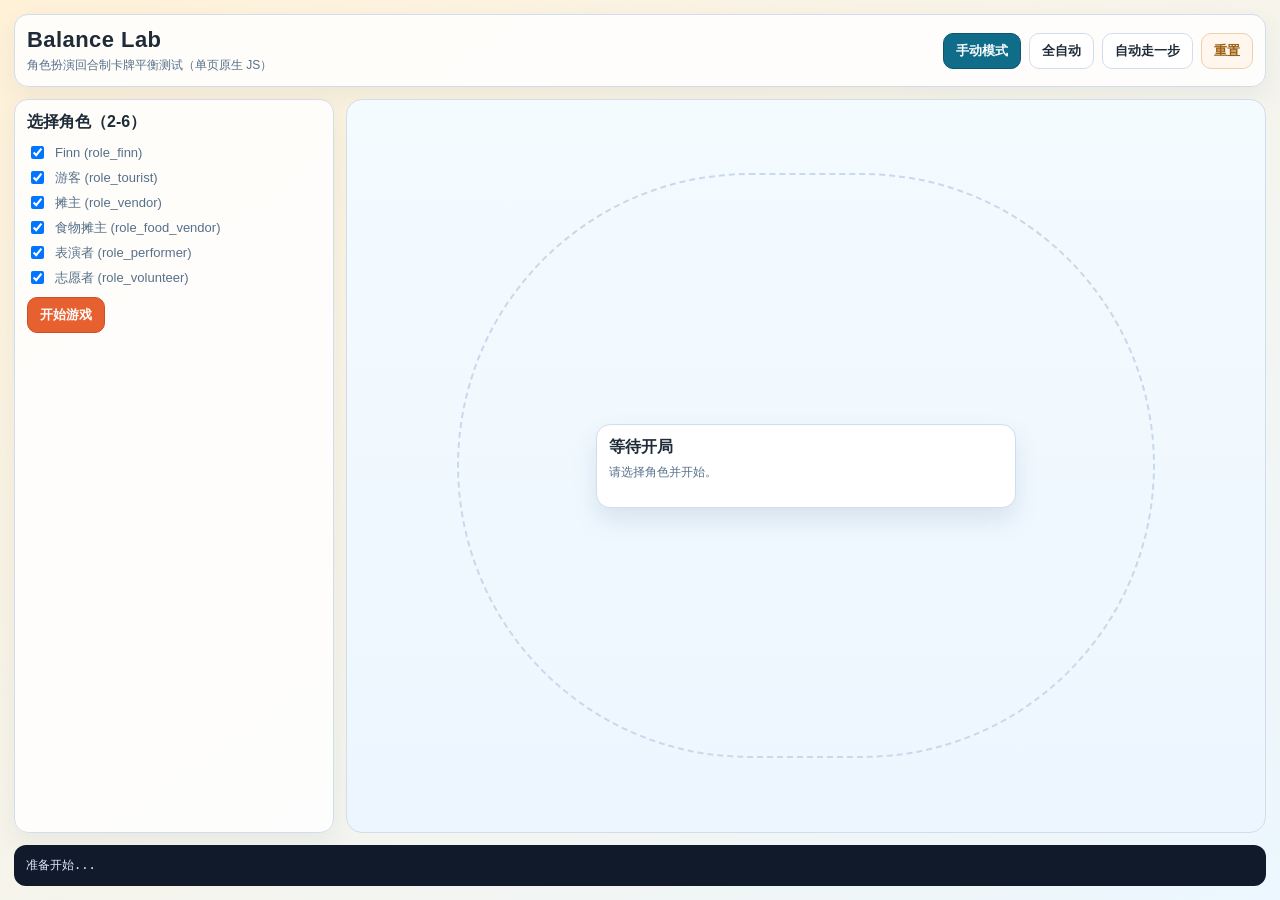
<file: index.html>
<!doctype html>
<html lang="zh-CN">
<head>
  <meta charset="UTF-8" />
  <meta name="viewport" content="width=device-width, initial-scale=1.0" />
  <title>Balance Lab - 回合制卡牌测试</title>
  <style>
    :root {
      --bg: linear-gradient(145deg, #fff1d7, #ecf7ff);
      --ink: #1f2b38;
      --muted: #56708a;
      --line: #d2ddeb;
      --panel: #ffffffdc;
      --accent: #e7602f;
      --accent2: #0f6d8a;
      --ok: #237b3e;
      --warn: #9b5f12;
    }
    * { box-sizing: border-box; }
    body {
      margin: 0;
      min-height: 100vh;
      color: var(--ink);
      background: var(--bg);
      font-family: "Avenir Next", "PingFang SC", "Noto Sans SC", sans-serif;
    }
    .app {
      max-width: 1800px;
      margin: 0 auto;
      padding: 14px;
      display: grid;
      gap: 12px;
      grid-template-rows: auto 1fr auto;
      min-height: 100vh;
    }
    .card {
      background: var(--panel);
      border: 1px solid var(--line);
      border-radius: 14px;
      box-shadow: 0 10px 24px #2b456911;
    }
    .top {
      padding: 12px;
      display: flex;
      justify-content: space-between;
      align-items: center;
      gap: 10px;
      flex-wrap: wrap;
    }
    .title {
      font-size: 22px;
      font-weight: 800;
      letter-spacing: .02em;
    }
    .sub {
      margin-top: 4px;
      font-size: 12px;
      color: var(--muted);
    }
    .row { display: flex; gap: 8px; flex-wrap: wrap; }
    .pill {
      border: 1px solid var(--line);
      border-radius: 999px;
      padding: 4px 10px;
      font-size: 12px;
      color: var(--muted);
      background: #fff;
    }
    button {
      border: 1px solid var(--line);
      border-radius: 10px;
      padding: 8px 12px;
      background: #fff;
      color: var(--ink);
      font-weight: 700;
      cursor: pointer;
    }
    button.primary { background: var(--accent); border-color: #cb5126; color: #fff; }
    button.secondary { background: var(--accent2); border-color: #0b566e; color: #fff; }
    button.warn { background: #fff7ed; border-color: #efcfad; color: var(--warn); }
    button:disabled {
      background: #eef2f8;
      color: #8a97ab;
      border-color: #d7deea;
      cursor: not-allowed;
    }
    .layout {
      display: grid;
      grid-template-columns: 320px 1fr;
      gap: 12px;
      min-height: 620px;
    }
    .layout.playing {
      grid-template-columns: 1fr;
    }
    .setup {
      padding: 12px;
      overflow: auto;
    }
    .setup h2 { margin: 0 0 10px; font-size: 16px; }
    .setup-list { display: grid; gap: 6px; }
    .setup-item {
      display: flex;
      gap: 8px;
      align-items: center;
      font-size: 13px;
      color: var(--muted);
    }
    .board {
      position: relative;
      border-radius: 16px;
      border: 1px solid var(--line);
      background: linear-gradient(180deg, #f4fbff, #edf6ff);
      overflow: hidden;
      min-height: clamp(620px, 72vh, 980px);
    }
    .board::before {
      content: "";
      position: absolute;
      inset: 10% 12%;
      border: 2px dashed #c9d8ea;
      border-radius: 999px;
    }
    .center {
      position: absolute;
      left: 50%;
      top: 50%;
      transform: translate(-50%, -50%);
      width: min(420px, 82vw);
      border: 1px solid var(--line);
      border-radius: 14px;
      background: #fff;
      padding: 12px;
      z-index: 5;
      box-shadow: 0 12px 24px #34587f22;
    }
    .center h2 {
      margin: 0;
      font-size: 16px;
      font-weight: 800;
    }
    .hint {
      margin-top: 6px;
      color: var(--muted);
      font-size: 12px;
      line-height: 1.4;
    }
    .event-info {
      margin-top: 8px;
      padding: 8px 10px;
      border-radius: 10px;
      border: 1px dashed #b7c7e2;
      background: #f4f8ff;
      color: #274264;
      font-size: 12px;
      line-height: 1.45;
      white-space: pre-line;
      text-align: left;
    }
    .event-info.theme-orange {
      border-color: #f2b56d;
      background: linear-gradient(180deg, #fff4df, #ffe6be);
      color: #6b3e0d;
    }
    .event-info.theme-brown {
      border-color: #c8a37d;
      background: linear-gradient(180deg, #f5eadf, #e9d7c6);
      color: #5a3d24;
    }
    .event-info.theme-purple {
      border-color: #b99ad9;
      background: linear-gradient(180deg, #f2e9ff, #e7d6ff);
      color: #4f2d7c;
    }
    .event-info.theme-blue {
      border-color: #92b9ec;
      background: linear-gradient(180deg, #eaf3ff, #d8e9ff);
      color: #1f4b82;
    }
    .event-info.theme-red {
      border-color: #e6a0a0;
      background: linear-gradient(180deg, #ffecec, #ffd9d9);
      color: #7e1f1f;
    }
    .event-info.theme-green {
      border-color: #9fd4ae;
      background: linear-gradient(180deg, #ecfff2, #d9f8e3);
      color: #1f6a37;
    }
    .actions {
      margin-top: 8px;
      display: flex;
      gap: 8px;
      flex-wrap: wrap;
    }
    .role {
      position: absolute;
      width: 220px;
      min-height: 148px;
      transform: translate(-50%, -50%);
      border: 1px solid var(--line);
      border-radius: 12px;
      background: #fff;
      padding: 10px;
      z-index: 3;
    }
    .role.current {
      box-shadow: 0 0 0 2px #f6b8a4, 0 10px 20px #d5704530;
    }
    .name { font-size: 14px; font-weight: 800; }
    .id { font-size: 11px; color: var(--muted); margin-bottom: 4px; }
    .stats {
      display: grid;
      grid-template-columns: 1fr 1fr;
      gap: 2px 8px;
    }
    .stats div { font-size: 12px; }
    .mini {
      margin-top: 4px;
      font-size: 11px;
      color: var(--muted);
      line-height: 1.35;
    }
    .win { color: var(--ok); font-weight: 800; }
    .logs {
      background: #101a2a;
      color: #deebff;
      border-radius: 12px;
      padding: 12px;
      font-family: Menlo, monospace;
      font-size: 12px;
      line-height: 1.45;
      max-height: 220px;
      overflow: auto;
      white-space: pre-wrap;
    }
    @media (max-width: 1120px) {
      .layout { grid-template-columns: 1fr; }
      .board { min-height: 760px; }
    }
    @media (max-width: 760px) {
      .role { width: 180px; }
      .board::before { inset: 16% 10%; }
    }
  </style>
</head>
<body>
  <div class="app">
    <header class="card top">
      <div>
        <div class="title">Balance Lab</div>
        <div class="sub">角色扮演回合制卡牌平衡测试（单页原生 JS）</div>
      </div>
      <div class="row">
        <button id="manualBtn" class="secondary">手动模式</button>
        <button id="autoBtn">全自动</button>
        <button id="stepBtn">自动走一步</button>
        <button id="resetBtn" class="warn">重置</button>
      </div>
    </header>

    <main id="layout" class="layout">
      <aside id="setup" class="card setup">
        <h2>选择角色（2-6）</h2>
        <div id="setupRoles" class="setup-list"></div>
        <div class="row" style="margin-top: 10px;">
          <button id="startBtn" class="primary">开始游戏</button>
        </div>
      </aside>

      <section id="board" class="board">
        <article class="center">
          <h2 id="centerTitle">等待开局</h2>
          <div id="centerHint" class="hint">请选择角色并开始。每回合当前角色二选一：抽卡或技能。</div>
          <div id="eventCardInfo" class="event-info" style="display:none;"></div>
          <div id="meta" class="row" style="margin-top: 6px;"></div>
          <div id="actions" class="actions"></div>
        </article>
      </section>
    </main>

    <footer id="logs" class="logs"></footer>
  </div>

  <script>
    const RES_ORDER = ["curiosity", "money", "stamina", "product", "orange_product", "orange_wear_product", "progress"];
    const RES_LABEL = {
      curiosity: "🔍",
      money: "💰",
      stamina: "❤️",
      product: "📦",
      orange_product: "👑",
      orange_wear_product: "🤴🏻",
      progress: "🏁",
    };

    const ROLE_DEFS = {
      role_finn: {
        id: "role_finn",
        name: "Finn",
        drawCost: { logic: "THEN", options: [[["stamina", -1]], [["curiosity", -1]]] },
        skillId: "finn_wear_from_other",
        skillName: "向他人要橙色并穿戴",
        skillDesc: "选择一名拥有橙色物品的玩家，对方可同意；同意则 Finn 穿戴+1，进度+1。",
        // Finn 初始资源（按需求）
        // 🔍2 | 💰0 | ❤️3 | 📦0 | 👑0 | 🤴🏻0
        init: { curiosity: 2, money: 0, stamina: 3, product: 0, orange_product: 0, orange_wear_product: 0, progress: 0 },
        win: (p) => (p.status.orange_wear_product || 0) >= 3,
        winDesc: "穿上 3 件橙色物品（🤴🏻≥3）",
      },
      role_tourist: {
        id: "role_tourist",
        name: "游客",
        drawCost: { logic: "OR", options: [[["money", -1]], [["curiosity", -1]]] },
        skillId: "tourist_photo",
        skillName: "拍照",
        skillDesc: "选择目标并由目标决定是否同意；被拍者获得普通物品（照片）+1。仅目标戴着橙色物品时计为有效拍照。",
        // 游客初始资源
        // 🔍2 | 💰6 | ❤️4 | 📦1 | 👑0 | 🤴🏻0
        init: { curiosity: 2, money: 6, stamina: 4, product: 1, orange_product: 0, orange_wear_product: 0, progress: 0 },
        win: (p) => (p.counters.photos || 0) >= 3,
        winDesc: "有效拍照 3 次（仅戴橙目标计数；Finn 最多拍 1 次）",
      },
      role_vendor: {
        id: "role_vendor",
        name: "摊主",
        drawCost: { logic: "THEN", options: [[["stamina", -1]], [["money", -1]]] },
        skillId: "vendor_trade",
        skillName: "交易",
        skillDesc: "选择物品与买家，买家可同意/拒绝；成功交易推进胜利。",
        // 摊主初始资源
        // 🔍2 | 💰0 | ❤️6 | 📦2 | 👑1 | 🤴🏻0
        init: { curiosity: 2, money: 0, stamina: 6, product: 2, orange_product: 1, orange_wear_product: 0, progress: 0 },
        win: (p) => (p.counters.trades || 0) >= 3,
        winDesc: "完成 3 次有效交易",
      },
      role_food_vendor: {
        id: "role_food_vendor",
        name: "食物摊主",
        drawCost: { logic: "THEN", options: [[["curiosity", -1]]] },
        skillId: "food_offer",
        skillName: "供餐",
        skillDesc: "发起需体力至少 2；依次询问玩家（包含自己）是否购买食物，结算时无人购买体力-1，有人购买体力-2。",
        // 食物供应商初始资源
        // 🔍3 | 💰0 | ❤️1 | 📦0 | 👑0 | 🤴🏻0
        init: { curiosity: 3, money: 0, stamina: 1, product: 0, orange_product: 0, orange_wear_product: 0, progress: 0 },
        win: (p) => (p.counters.feed_servings || 0) >= 5,
        winDesc: "成功供餐 5 次（可供给自己，自己最多计 1 次）",
      },
      role_performer: {
        id: "role_performer",
        name: "表演者",
        drawCost: { logic: "THEN", options: [[["money", -1]], [["stamina", -1]]] },
        skillId: "perform_show",
        skillName: "表演",
        skillDesc: "需先戴着橙色物品；围观者获得好奇+1，且有橙色物品可选择穿戴；达标则表演成功。",
        // 表演者初始资源
        // 🔍2 | 💰1 | ❤️6 | 📦0 | 👑1 | 🤴🏻1
        init: { curiosity: 2, money: 1, stamina: 6, product: 0, orange_product: 1, orange_wear_product: 1, progress: 0 },
        win: (p) => (p.status.progress || 0) >= 3,
        winDesc: "成功表演 3 次",
      },
      role_volunteer: {
        id: "role_volunteer",
        name: "志愿者",
        drawCost: { logic: "OR", options: [[["stamina", -2]], [["stamina", -1], ["curiosity", -1]]] },
        skillId: "volunteer_help",
        skillName: "帮助",
        skillDesc: "选择帮助类型和目标，目标可同意；每次成功帮助会累计胜利进度。",
        // 志愿者初始资源
        // 🔍2 | 💰5 | ❤️2 | 📦1 | 👑0 | 🤴🏻0
        init: { curiosity: 2, money: 5, stamina: 2, product: 1, orange_product: 0, orange_wear_product: 0, progress: 0 },
        win: (p) => (p.counters.help_successes || 0) >= 3,
        winDesc: "成功帮助别人 3 次",
      },
    };

    const EVENT_DECK_BASE = [
      {
        id: "card_1",
        no: 1,
        name: "Orange Crown",
        apply: (g, actor) => {
          // Global: gain one orange item immediately.
          add(actor, "orange_product", 1);
          pushLog("[EVENT] Gain 1 Orange Item. (👑+1)");

          if (actor.roleId === "role_finn") {
            // Finn: wear it at no cost.
            if (actor.status.orange_product > 0) {
              add(actor, "orange_product", -1);
              add(actor, "orange_wear_product", 1);
              add(actor, "progress", 1);
              actor.counters.orange_worn = (actor.counters.orange_worn || 0) + 1;
              pushLog("[EVENT] Finn: Wear it at no cost.");
            }
            return false;
          }

          if (actor.roleId === "role_vendor") {
            // Vendor: orange items in stall cost +2.
            actor.counters.vendor_orange_price_bonus = (actor.counters.vendor_orange_price_bonus || 0) + 2;
            pushLog("[EVENT] Vendor: Orange Items in your stall cost +2.");
            return false;
          }

          if (actor.roleId === "role_tourist") {
            // Tourist: give to anyone, then attempt a photo.
            g.ui = {
              mode: "EVENT_TOURIST_GIFT",
              actor: actor.roleId,
              targets: g.players.map((p) => p.roleId),
              autoWearFinn: true,
            };
            pushLog("[EVENT] Tourist: Give it to anyone, then attempt a photo.");
            return true;
          }

          if (actor.roleId === "role_food_vendor") {
            // Food vendor: if already wearing orange, cost x2 and effect x2.
            if ((actor.status.orange_wear_product || 0) > 0) {
              actor.counters.feed_stamina_cost_mult = (actor.counters.feed_stamina_cost_mult || 1) * 2;
              actor.counters.feed_effect_mult = (actor.counters.feed_effect_mult || 1) * 2;
              pushLog("[EVENT] Food Vendor: Food cost x2, Food effect x2.");
            }
            return false;
          }

          if (actor.roleId === "role_performer") {
            // Performer: wear it, then start perform. Success requirement: 1 audience.
            if (actor.status.orange_product > 0) {
              add(actor, "orange_product", -1);
              add(actor, "orange_wear_product", 1);
            }
            pushLog("[EVENT] Performer: Wear it, then start perform (1 Audience).");
            return startPerformSkill(actor, { force: true, minWatchers: 1 });
          }

          return false;
        },
      },
      {
        id: "card_2",
        no: 2,
        name: "DOESN'T FIT RIGHT",
        apply: (g, actor) => {
          const targets = lowestCuriosityTargets(g.players);
          const nonSelfTargets = targets.filter((p) => p.roleId !== actor.roleId);
          const targetIds = targets.map((p) => p.roleId);

          // Global: Targets +1, and actor +1 (stacks if actor is also in targets).
          targetIds.forEach((id) => {
            const p = findPlayer(id);
            if (p) add(p, "curiosity", 1);
          });
          add(actor, "curiosity", 1);
          const actorInTargets = targetIds.includes(actor.roleId);
          pushLog(`[EVENT] Targets: ${targets.map((p) => p.name).join(", ") || "none"}.`);
          pushLog(`[EVENT] Curiosity applied: each target +1, ${actor.name} +1 extra${actorInTargets ? " (total +2 for actor)" : ""}.`);
          pushLog(`[EVENT] Card2 Targets resolved: ${targets.map((p) => p.name).join(", ") || "none"}.`);

          if (actor.roleId === "role_finn") {
            if ((actor.status.orange_wear_product || 0) > 0) {
              add(actor, "orange_product", 1);
              pushLog("[EVENT] Finn: If wearing any Orange, gain 1 Orange Item.");
            } else {
              pushLog("[EVENT] Finn: no orange worn, role effect not triggered.");
            }
            return false;
          }

          if (actor.roleId === "role_vendor") {
            if (!nonSelfTargets.length) return false;
            const items = vendorItems(actor);
            if (!items.length) {
              pushLog("[EVENT] Vendor: no item to trade.");
              return false;
            }
            nonSelfTargets.forEach((target) => {
              const currentItems = vendorItems(actor);
              const item = currentItems.find((x) => x.key === "orange_product") || currentItems[0];
              if (!item) return;
              const finnAssistedBuy = isFinn(target) && canFinnBuy(target);
              if (!canParticipatePurchase(target) || (!finnAssistedBuy && target.status.money <= item.price) || actor.status.stamina < 1) {
                pushLog(`[EVENT] Vendor trade with ${target.name} failed (requirements).`);
                return;
              }
              add(actor, item.key, -1);
              add(target, item.key, 1);
              if (!finnAssistedBuy) add(target, "money", -item.price);
              add(actor, "money", item.price);
              add(actor, "stamina", -1);
              add(actor, "progress", 1);
              if (finnAssistedBuy) consumeFinnBuyUnlock(target);
              actor.counters.trades = (actor.counters.trades || 0) + 1;
              actor.counters.trade_partners = actor.counters.trade_partners || [];
              if (!actor.counters.trade_partners.includes(target.roleId)) actor.counters.trade_partners.push(target.roleId);
              pushLog(`[EVENT] Vendor traded with ${target.name} (cannot refuse).`);
            });
            return false;
          }

          if (actor.roleId === "role_food_vendor") {
            if (g.players.length <= 1 || !nonSelfTargets.length) return false;
            const buyers = [];
            nonSelfTargets.forEach((buyer) => {
              const finnAssistedBuy = isFinn(buyer) && canFinnBuy(buyer);
              if (buyer.status.curiosity >= 2 && canParticipatePurchase(buyer) && (finnAssistedBuy || buyer.status.money >= 1)) {
                if (!finnAssistedBuy) add(buyer, "money", -1);
                const effectMult = actor.counters.feed_effect_mult || 1;
                add(buyer, "stamina", 1 * effectMult);
                add(actor, "money", 1);
                if (finnAssistedBuy) consumeFinnBuyUnlock(buyer);
                buyers.push(buyer.roleId);
                actor.counters.feed_servings = actor.counters.feed_servings || 0;
                actor.counters.feed_self_served = actor.counters.feed_self_served || 0;
                actor.counters.feed_servings += 1;
              }
            });
            const staminaMult = actor.counters.feed_stamina_cost_mult || 1;
            const staminaCost = (buyers.length > 0 ? 2 : 1) * staminaMult;
            add(actor, "stamina", -staminaCost);
            pushLog(`[EVENT] Food Vendor supplied (no refusal), stamina -${staminaCost}.`);
            if (buyers.length >= 2) {
              add(actor, "progress", 1);
              actor.counters.feed_successes = (actor.counters.feed_successes || 0) + 1;
              actor.counters.feed_eaters = actor.counters.feed_eaters || [];
              buyers.forEach((id) => { if (!actor.counters.feed_eaters.includes(id)) actor.counters.feed_eaters.push(id); });
            }
            return false;
          }

          if (actor.roleId === "role_performer") {
            if (targets.length > 1) {
              add(actor, "progress", 1);
              pushLog("[EVENT] Performer: gain ⭐️+1.");
              return false;
            }
            pushLog("[EVENT] Performer: only 1 target, start a performance.");
            return startPerformSkill(actor);
          }

          if (actor.roleId === "role_tourist") {
            if (!targets.length) return false;
            const pendingConsent = [];
            targets.forEach((target) => {
              const cannotRefuse = target.roleId === "role_finn"
                || target.roleId === actor.roleId
                || (target.status.orange_product || 0) > 0
                || (target.status.orange_wear_product || 0) > 0;
              if (cannotRefuse) {
                eventForcedPhoto(actor, target, true);
              } else {
                pendingConsent.push(target.roleId);
              }
            });
            if (!pendingConsent.length) {
              pushLog("[EVENT] Tourist: all targets auto-resolved for photo.");
              return false;
            }
            g.ui = {
              mode: "EVENT_CARD2_PHOTO_CONSENT",
              actor: actor.roleId,
              queue: pendingConsent,
              target: pendingConsent[0],
            };
            pushLog("[EVENT] Tourist: non-orange targets may refuse (ask one by one).");
            return true;
          }

          return false;
        },
      },
      {
        id: "card_3",
        no: 3,
        name: "Orange scarf",
        apply: (g, actor) => {
          // Global: gain one orange item immediately.
          add(actor, "orange_product", 1);
          pushLog("[EVENT] Gain 1 Orange Item. (👑+1)");

          if (actor.roleId === "role_finn") {
            if (actor.status.orange_product > 0) {
              add(actor, "orange_product", -1);
              add(actor, "orange_wear_product", 1);
              add(actor, "progress", 1);
              actor.counters.orange_worn = (actor.counters.orange_worn || 0) + 1;
              pushLog("[EVENT] Finn: Wear it at no cost.");
            }
            return false;
          }

          if (actor.roleId === "role_vendor") {
            // Add to stall: no extra action needed, gained orange item stays as inventory.
            pushLog("[EVENT] Vendor: Add it to your stall.");
            return false;
          }

          if (actor.roleId === "role_food_vendor") {
            g.ui = {
              mode: "EVENT_FOOD_GIFT",
              actor: actor.roleId,
              targets: g.players.map((p) => p.roleId),
            };
            pushLog("[EVENT] Food Vendor: Gift to any player, then gain ❤️+1.");
            return true;
          }

          if (actor.roleId === "role_tourist") {
            g.ui = {
              mode: "EVENT_TOURIST_GIFT",
              actor: actor.roleId,
              targets: g.players.map((p) => p.roleId),
              autoWearFinn: false,
              autoWearTarget: true,
              forcePhotoAfterGift: true,
            };
            pushLog("[EVENT] Tourist: Give to any player, wear it for target, then Photo (cannot refuse).");
            return true;
          }

          if (actor.roleId === "role_performer") {
            if ((actor.status.orange_wear_product || 0) < 1) {
              if (actor.status.orange_product > 0) {
                add(actor, "orange_product", -1);
                add(actor, "orange_wear_product", 1);
                pushLog("[EVENT] Performer: not wearing -> wear it.");
              }
              return false;
            }
            pushLog("[EVENT] Performer: already wearing -> perform (1 audience).");
            return startPerformSkill(actor, { force: true, minWatchers: 1 });
          }

          return false;
        },
      },
      {
        id: "card_4",
        no: 4,
        name: "All IN Orange",
        apply: (g, actor) => {
          // Global: all players gain curiosity +1.
          g.players.forEach((p) => add(p, "curiosity", 1));
          pushLog("[EVENT] All players gain 🔍+1.");

          // Role baseline: actor gains 1 orange item.
          add(actor, "orange_product", 1);
          pushLog("[EVENT] Gain 1 Orange Item. (👑+1)");

          if (actor.roleId === "role_tourist") {
            pushLog("[EVENT] Tourist: Attempt a Photo.");
            return startTouristSkill(actor) || true;
          }

          if (actor.roleId === "role_food_vendor") {
            pushLog("[EVENT] Food Vendor: Start a Supply (this supply gives ❤️+1).");
            return startFoodSkill(actor, { force: true, effectOverride: 1 }) || true;
          }

          if (actor.roleId === "role_vendor") {
            actor.counters.vendor_all_price_mult = (actor.counters.vendor_all_price_mult || 1) * 2;
            pushLog(`[EVENT] Vendor: all trade prices x${actor.counters.vendor_all_price_mult}.`);
            return false;
          }

          if (actor.roleId === "role_performer") {
            const alreadyWearing = (actor.status.orange_wear_product || 0) > 0;
            if (alreadyWearing) {
              add(actor, "progress", 1);
              pushLog("[EVENT] Performer: already wearing orange, gain ⭐+1 now.");
            }
            pushLog("[EVENT] Performer: Start a Performance.");
            return startPerformSkill(actor, { force: true }) || false;
          }

          return false;
        },
      },
      {
        id: "card_5",
        no: 5,
        name: "TOO CROWDED",
        apply: (g, actor) => {
          // Global (resolved by latest rule): only the drawer gets stamina -1, curiosity +1.
          add(actor, "stamina", -1);
          add(actor, "curiosity", 1);
          pushLog("[EVENT] Drawer only: ❤️-1, 🔍+1.");

          if (actor.roleId === "role_finn") {
            if ((actor.status.stamina || 0) >= 1) {
              add(actor, "stamina", -1);
              add(actor, "orange_product", 1);
              pushLog("[EVENT] Finn: spend 1❤️ -> 👑+1.");
            } else {
              pushLog("[EVENT] Finn: not enough ❤️ to spend.");
            }
            return false;
          }

          if (actor.roleId === "role_tourist") {
            if ((actor.status.product || 0) < 2) {
              pushLog("[EVENT] Tourist: not enough 📦 to pay (need 2).");
              return false;
            }
            add(actor, "product", -2);
            pushLog("[EVENT] Tourist: spend 2📦 -> attempt a Photo.");
            return startTouristSkill(actor) || true;
          }

          if (actor.roleId === "role_food_vendor") {
            pushLog("[EVENT] Food Vendor: Supply now (no ❤️ cost).");
            return startFoodSkill(actor, { force: true, noStaminaCost: true }) || true;
          }

          if (actor.roleId === "role_vendor") {
            g.ui = { mode: "EVENT_CARD5_VENDOR_CHOICE", actor: actor.roleId };
            pushLog("[EVENT] Vendor: choose 1 effect.");
            return true;
          }

          if (actor.roleId === "role_performer") {
            const wearing = (actor.status.orange_wear_product || 0) > 0;
            pushLog(`[EVENT] Performer: perform now (${wearing ? "1" : "2"} audience needed).`);
            return startPerformSkill(actor, { force: true, minWatchers: wearing ? 1 : 2 }) || false;
          }

          return false;
        },
      },
      {
        id: "card_6",
        no: 6,
        name: "Pop-up Stall",
        apply: (g, actor) => {
          // Global (drawer only): Gains 1 Common Item.
          add(actor, "product", 1);
          pushLog("[EVENT] Drawer gains 1 Common Item. (📦+1)");

          if (actor.roleId === "role_finn") {
            const targets = g.players
              .filter((p) => p.roleId !== actor.roleId)
              .filter((p) => (p.status.orange_product || 0) > 0)
              .map((p) => p.roleId);
            if ((actor.status.product || 0) < 1 || !targets.length) {
              pushLog("[EVENT] Finn trade unavailable (need 📦 and a target with 👑).");
              return false;
            }
            g.ui = { mode: "EVENT_CARD6_FINN_TRADE_TARGET", actor: actor.roleId, targets };
            pushLog("[EVENT] Finn: choose a player to force trade 📦 for 👑.");
            return true;
          }

          if (actor.roleId === "role_vendor") {
            pushLog("[EVENT] Vendor: Start a Trade (📦 only, cannot refuse).");
            return startVendorSkill(actor, { forceItemKey: "product", forceNoRefuse: true }) || false;
          }

          if (actor.roleId === "role_tourist") {
            if ((actor.status.product || 0) >= 1) {
              add(actor, "product", -1);
              add(actor, "curiosity", 1);
              pushLog("[EVENT] Tourist: spend 1📦 -> 🔍+1.");
            } else {
              pushLog("[EVENT] Tourist: no 📦 to spend.");
            }
            return false;
          }

          if (actor.roleId === "role_food_vendor") {
            if ((actor.status.product || 0) >= 1) {
              add(actor, "product", -1);
              add(actor, "money", 1);
              pushLog("[EVENT] Food Vendor: spend 1📦 -> 💰+1.");
            } else {
              pushLog("[EVENT] Food Vendor: no 📦 to spend.");
            }
            return false;
          }

          if (actor.roleId === "role_performer") {
            if ((actor.status.product || 0) >= 1) {
              add(actor, "product", -1);
              add(actor, "orange_product", 1);
              pushLog("[EVENT] Performer: spend 1📦 -> 👑+1.");
            } else {
              pushLog("[EVENT] Performer: no 📦 to spend.");
            }
            return false;
          }

          return false;
        },
      },
      {
        id: "card_7",
        no: 7,
        name: "quick Swap",
        apply: (g, actor) => {
          const targets = g.players.filter((p) => p.roleId !== actor.roleId).map((p) => p.roleId);
          if (!targets.length) return false;
          g.ui = { mode: "EVENT_CARD7_TARGET", actor: actor.roleId, targets };
          pushLog("[EVENT] quick Swap: choose another player as the Target.");
          return true;
        },
      },
      {
        id: "card_8",
        no: 8,
        name: "LOOKS INTERESTING",
        apply: (g, actor) => {
          const targets = g.players.filter((p) => p.roleId !== actor.roleId).map((p) => p.roleId);
          if (!targets.length) return false;
          g.ui = { mode: "EVENT_CARD8_TARGET", actor: actor.roleId, targets };
          pushLog("[EVENT] LOOKS INTERESTING: choose 1 player as target.");
          return true;
        },
      },
      {
        id: "card_9",
        no: 9,
        name: "IMPROVISED PERFORMANCE",
        apply: (g, actor) => {
          const queue = g.players.map((p) => p.roleId);
          g.ui = {
            mode: "EVENT_CARD9_WATCH_DECIDE",
            actor: actor.roleId,
            queue,
            watchers: [],
          };
          pushLog("[EVENT] All players can choose to Watch.");
          return true;
        },
      },
      {
        id: "card_10",
        no: 10,
        name: "JOIN THE ACT?",
        apply: (g, actor) => {
          // Global (drawer only): +1 curiosity.
          add(actor, "curiosity", 1);
          pushLog("[EVENT] Drawer gains 🔍+1.");

          if (actor.roleId === "role_finn") {
            add(actor, "orange_product", 1);
            add(actor, "stamina", 1);
            pushLog("[EVENT] Finn: Gain 1 Orange Item and ❤️+1.");
            return false;
          }

          if (actor.roleId === "role_performer") {
            pushLog("[EVENT] Performer: Start a perform with no cost.");
            startPerformSkill(actor, { force: true, noStaminaCost: true });
            return true;
          }

          if (actor.roleId === "role_tourist") {
            const targets = validPhotoTargets(actor);
            if (!targets.length) {
              pushLog("[EVENT] Tourist: no valid photo target.");
              return false;
            }
            g.ui = { mode: "EVENT_CARD10_PHOTO_TARGET", actor: actor.roleId, targets };
            pushLog("[EVENT] Tourist: Attempt 1 photo. If refused, gain 🔍+2.");
            return true;
          }

          if (actor.roleId === "role_food_vendor" || actor.roleId === "role_vendor") {
            if ((actor.status.orange_product || 0) > 0) {
              add(actor, "orange_product", -1);
              add(actor, "orange_wear_product", 1);
              pushLog(`[EVENT] ${actor.name}: Wear an orange item.`);
            } else {
              pushLog(`[EVENT] ${actor.name}: no orange item to wear.`);
            }
            return false;
          }

          return false;
        },
      },
      {
        id: "card_11",
        no: 11,
        name: "NONSTOP APPLAUSE",
        apply: (g, actor) => {
          // Global (drawer only): +1 stamina, +1 curiosity.
          add(actor, "stamina", 1);
          add(actor, "curiosity", 1);
          pushLog("[EVENT] Drawer gains ❤️+1 and 🔍+1.");

          if (actor.roleId === "role_finn") {
            state.game.ui = { mode: "EVENT_CARD11_FINN_CHOICE", actor: actor.roleId };
            pushLog("[EVENT] Finn: Choose 1 -> Gain 1 Orange Item OR Wear 1 Orange Item.");
            return true;
          }

          if (actor.roleId === "role_performer") {
            add(actor, "progress", 1);
            actor.counters.perform_successes = (actor.counters.perform_successes || 0) + 1;
            pushLog("[EVENT] Performer: +1 Success, then start a performance.");
            startPerformSkill(actor, { force: true });
            return true;
          }

          if (actor.roleId === "role_tourist") {
            const performer = g.players.find((p) => p.roleId === "role_performer");
            if (!performer || performer.roleId === actor.roleId) {
              pushLog("[EVENT] Tourist: no performer target.");
              return false;
            }
            const cannotRefuse = (performer.status.product || 0) < 1;
            if (cannotRefuse) {
              pushLog("[EVENT] Tourist: performer has no 📦, cannot refuse.");
              eventForcedPhoto(actor, performer, true);
              return false;
            }
            g.ui = { mode: "EVENT_CARD11_TOURIST_CONSENT", actor: actor.roleId, target: performer.roleId };
            pushLog("[EVENT] Tourist: attempt 1 photo of the Performer.");
            return true;
          }

          if (actor.roleId === "role_vendor") {
            const hasOrange = (actor.status.orange_product || 0) > 0 || (actor.status.orange_wear_product || 0) > 0;
            const priceMult = hasOrange ? 2 : 1;
            pushLog(`[EVENT] Vendor: start a trade${hasOrange ? " (price x2 this round)" : ""}.`);
            return startVendorSkill(actor, { roundPriceMult: priceMult }) || false;
          }

          if (actor.roleId === "role_food_vendor") {
            const hasOrange = (actor.status.orange_product || 0) > 0 || (actor.status.orange_wear_product || 0) > 0;
            const foodPriceMult = hasOrange ? 2 : 1;
            pushLog(`[EVENT] Food Vendor: start supply${hasOrange ? " (food price x2 this round)" : ""}.`);
            return startFoodSkill(actor, { force: true, foodPriceMult }) || false;
          }

          return false;
        },
      },
      {
        id: "card_12",
        no: 12,
        name: "PULLED ON STAGE",
        apply: (g, actor) => {
          const targets = g.players.filter((p) => p.roleId !== actor.roleId).map((p) => p.roleId);
          if (!targets.length) return false;
          g.ui = { mode: "EVENT_CARD12_TARGET", actor: actor.roleId, targets };
          pushLog("[EVENT] Choose 1 player as target.");
          return true;
        },
      },
      {
        id: "card_13",
        no: 13,
        name: "Photos Everwhere",
        apply: (g, actor) => {
          const queue = g.players.map((p) => p.roleId);
          g.ui = {
            mode: "EVENT_CARD13_PARTICIPATE",
            actor: actor.roleId,
            queue,
            participants: [],
          };
          pushLog("[EVENT] All players can choose to participate.");
          return true;
        },
      },
      {
        id: "card_14",
        no: 14,
        name: "TAKE ME A PHOTO?",
        apply: (g, actor) => {
          const targets = g.players.filter((p) => p.roleId !== actor.roleId).map((p) => p.roleId);
          if (!targets.length) return false;
          g.ui = { mode: "EVENT_CARD14_TARGET", actor: actor.roleId, targets };
          pushLog("[EVENT] Choose another player as Target.");
          return true;
        },
      },
      {
        id: "card_15",
        no: 15,
        name: "Secretly filming",
        apply: (g, actor) => {
          const targets = g.players.filter((p) => p.roleId !== actor.roleId).map((p) => p.roleId);
          if (!targets.length) return false;
          g.ui = { mode: "EVENT_CARD15_TARGET", actor: actor.roleId, targets };
          pushLog("[EVENT] Choose another player as Target.");
          return true;
        },
      },
      {
        id: "card_16",
        no: 16,
        name: "PERFECT SHOT",
        apply: (g, actor) => {
          // Global (drawer only)
          add(actor, "money", 1);
          pushLog("[EVENT] Drawer gains 💰+1.");

          if (actor.roleId === "role_finn") {
            g.ui = { mode: "EVENT_CARD16_FINN_CHOICE", actor: actor.roleId };
            return true;
          }

          if (actor.roleId === "role_food_vendor") {
            pushLog("[EVENT] Food Vendor: supply now. Food this round ❤️+2.");
            return startFoodSkill(actor, { force: true, effectOverride: 2 }) || false;
          }

          if (actor.roleId === "role_vendor") {
            const tourist = findPlayer("role_tourist");
            if (!tourist) {
              pushLog("[EVENT] Vendor: no tourist in game, cannot sell.");
              return false;
            }
            const items = vendorItems(actor);
            if (!items.length) {
              pushLog("[EVENT] Vendor: no item to sell.");
              return false;
            }
            g.ui = { mode: "EVENT_CARD16_VENDOR_ITEM", actor: actor.roleId, target: tourist.roleId, items };
            pushLog("[EVENT] Vendor: choose an item to sell to Tourist (cannot refuse).");
            return true;
          }

          if (actor.roleId === "role_performer") {
            add(actor, "stamina", 2);
            pushLog("[EVENT] Performer: get ❤️+2.");
            return false;
          }

          if (actor.roleId === "role_tourist") {
            const targets = g.players.filter((p) => p.roleId !== actor.roleId).map((p) => p.roleId);
            if (!targets.length) return false;
            g.ui = { mode: "EVENT_CARD16_TOURIST_TARGET", actor: actor.roleId, targets };
            pushLog("[EVENT] Tourist: take 1 photo (cannot be refused).");
            return true;
          }

          return false;
        },
      },
      {
        id: "card_17",
        no: 17,
        name: "LET'S GRAB A BITE",
        apply: (g, actor) => {
          const targets = g.players.filter((p) => p.roleId !== actor.roleId).map((p) => p.roleId);
          if (!targets.length) return false;
          g.ui = { mode: "EVENT_CARD17_TARGET", actor: actor.roleId, targets };
          pushLog("[EVENT] Choose another player as Target.");
          return true;
        },
      },
      {
        id: "card_18",
        no: 18,
        name: "SMELLS DELICIOUS",
        apply: (g, actor) => {
          // Global (drawer only): pay 1 money -> gain 1 orange item.
          if ((actor.status.money || 0) >= 1) {
            add(actor, "money", -1);
            add(actor, "orange_product", 1);
            pushLog("[EVENT] Pay 💰-1, gain 👑+1.");
          } else {
            pushLog("[EVENT] Not enough 💰 to pay global effect.");
          }

          if (actor.roleId === "role_finn") {
            g.ui = { mode: "EVENT_CARD18_FINN_CHOICE", actor: actor.roleId };
            return true;
          }

          if (actor.roleId === "role_food_vendor") {
            if ((actor.status.stamina || 0) >= 1) {
              add(actor, "stamina", -1);
              add(actor, "product", 1);
              pushLog("[EVENT] Food Vendor: pay ❤️-1, get 📦+1.");
            } else {
              pushLog("[EVENT] Food Vendor: not enough ❤️ to pay.");
            }
            return false;
          }

          if (actor.roleId === "role_performer") {
            if ((actor.status.curiosity || 0) >= 1) {
              add(actor, "curiosity", -1);
              add(actor, "product", 1);
              pushLog("[EVENT] Performer: pay 🔍-1, get 📦+1.");
            } else {
              pushLog("[EVENT] Performer: not enough 🔍 to pay.");
            }
            return false;
          }

          if (actor.roleId === "role_vendor") {
            const forceNoRefuse = (actor.status.orange_wear_product || 0) > 0;
            pushLog(`[EVENT] Vendor: start trade with 1 player${forceNoRefuse ? " (cannot refuse)" : ""}.`);
            return startVendorSkill(actor, { forceNoRefuse }) || false;
          }

          if (actor.roleId === "role_tourist") {
            if ((actor.status.orange_product || 0) < 1) {
              pushLog("[EVENT] Tourist: no 👑 to pay.");
              return false;
            }
            add(actor, "orange_product", -1);
            const targets = g.players.filter((p) => p.roleId !== actor.roleId).map((p) => p.roleId);
            if (!targets.length) return false;
            g.ui = { mode: "EVENT_CARD18_TOURIST_TARGET", actor: actor.roleId, targets };
            pushLog("[EVENT] Tourist: pay 👑-1, take 1 photo (cannot refuse).");
            return true;
          }

          return false;
        },
      },
      {
        id: "card_19",
        no: 19,
        name: "LONG LINE",
        apply: (g, actor) => {
          const targets = g.players.filter((p) => p.roleId !== actor.roleId).map((p) => p.roleId);
          if (!targets.length) return false;
          g.ui = { mode: "EVENT_CARD19_TARGET", actor: actor.roleId, targets };
          pushLog("[EVENT] Choose another player as Target.");
          return true;
        },
      },
      {
        id: "card_20",
        no: 20,
        name: "LAST SERVING",
        apply: (g, actor) => {
          const targets = g.players.filter((p) => p.roleId !== actor.roleId).map((p) => p.roleId);
          if (!targets.length) return false;
          g.ui = { mode: "EVENT_CARD20_TARGET", actor: actor.roleId, targets };
          pushLog("[EVENT] Choose another player as Target.");
          return true;
        },
      },
    ];

    const state = {
      mode: "manual",
      autoTimer: null,
      game: null,
      busy: false,
    };

    const dom = {
      layout: document.getElementById("layout"),
      setup: document.getElementById("setup"),
      setupRoles: document.getElementById("setupRoles"),
      board: document.getElementById("board"),
      centerTitle: document.getElementById("centerTitle"),
      centerHint: document.getElementById("centerHint"),
      eventCardInfo: document.getElementById("eventCardInfo"),
      meta: document.getElementById("meta"),
      actions: document.getElementById("actions"),
      logs: document.getElementById("logs"),
      startBtn: document.getElementById("startBtn"),
      resetBtn: document.getElementById("resetBtn"),
      manualBtn: document.getElementById("manualBtn"),
      autoBtn: document.getElementById("autoBtn"),
      stepBtn: document.getElementById("stepBtn"),
    };

    const EVENT_DESCS = {
      e1: { global: "抽到者获得 1 件橙色物品。", selfByRole: {} },
      e2: { global: "抽到者体力 -1。", selfByRole: {} },
      e3: { global: "抽到者好奇心 +1。", selfByRole: {} },
      e4: { global: "抽到者金钱 +1。", selfByRole: {} },
      e5: { global: "全体玩家好奇心 -1。", selfByRole: {} },
      e6: { global: "全体玩家体力 +1。", selfByRole: {} },
      e7: { global: "抽到者穿戴橙色物品 +1。", selfByRole: {} },
      e8: { global: "抽到者普通物品 +1。", selfByRole: {} },
      e9: { global: "抽到者体力 -2。", selfByRole: {} },
      e10: { global: "全体玩家好奇心 +1。", selfByRole: {} },
      e11: { global: "全体玩家金钱 +1。", selfByRole: {} },
      e12: { global: "抽到者随机 +1（体力/好奇心/金钱）。", selfByRole: {} },
      card_1: {
        global: "Gain 1 Orange Item. (👑+1)",
        selfByRole: {
          role_finn: "Wear it at no cost.",
          role_vendor: "Orange Items in your stall cost +2.",
          role_tourist: "Give it to Anyone,\nThen attempt a Photo.\n(If chose Finn, Finn wear it no cost now.)",
          role_food_vendor: "If already wearing orange:\nFood cost ×2,\nFood effect ×2",
          role_performer: "Wear it,\nThen start perform.\nSuccess requirement:\n1 Audience",
          role_volunteer: "No extra role effect.",
        },
      },
      card_2: {
        global: "the players with the lowest 🔍 as Targets. Targets & you → 🔍 +1.",
        selfByRole: {
          role_finn: "If wearing any Orange\nGain 1 Orange Item.",
          role_vendor: "Trade with the player.\nCannot refuse.",
          role_tourist: "Photo that player.\nCannot refuse if the player wearing Orange.",
          role_food_vendor: "If more than 1 player,\nSupply (no refusal).",
          role_performer: "If more than 1 player, you gain ⭐️+1\nIf only 1 player,\nStart a performance.",
          role_volunteer: "No extra role effect.",
        },
      },
      card_3: {
        global: "Gain 1 Orange Item. (👑+1)",
        selfByRole: {
          role_finn: "Wear it at no cost.",
          role_vendor: "Add it to your stall.",
          role_food_vendor: "Gift to any player,\nyour ❤️ +1.",
          role_tourist: "Give to any player and wear it for target,\nThen Photo (can't refuse).",
          role_performer: "If not wearing → Wear it.\nAlready wearing → Perform (1 Audience required).",
          role_volunteer: "No extra role effect.",
        },
      },
      card_4: {
        global: "All players gain 🔍+1.",
        selfByRole: {
          role_finn: "Gain 1 Orange Item.",
          role_vendor: "Gain 1 Orange Item.\nAll trade prices ×2.",
          role_food_vendor: "Gain 1 Orange Item.\nStart a Supply.\nThis Supply grants ❤️ +1.",
          role_tourist: "Gain 1 Orange Item.\nAttempt a Photo.",
          role_performer: "Gain 1 Orange Item.\nStart a Performance.\nIf already wearing Orange,\ngain ⭐+1 regardless of outcome.",
          role_volunteer: "Gain 1 Orange Item.",
        },
      },
      card_5: {
        global: "Drawer only: ❤️-1, 🔍+1.",
        selfByRole: {
          role_finn: "Spend 1 ❤️ → 👑 +1.",
          role_tourist: "Pay 2 📦,\nthen attempt a Photo.",
          role_food_vendor: "Supply now (no ❤️ cost).",
          role_vendor: "Choose 1:\nWear an orange item.\nStart a trade (📦 cost *2)\nStart a trade (👑 cannot be refused)",
          role_performer: "Perform now.\n1 Audience needed only if you wear the orange.",
          role_volunteer: "No extra role effect.",
        },
      },
      card_6: {
        global: "Drawer only: Gains 1 Common Item. (📦+1)",
        selfByRole: {
          role_finn: "Trade 1 📦 with any player (Cannot refuse)\nfor 1 👑 Item.",
          role_vendor: "Start a Trade.\n📦 only.\nCannot refuse.",
          role_tourist: "Spend 1 📦 → 🔍 +1.",
          role_food_vendor: "Spend 1 📦 → 💰 +1.",
          role_performer: "Spend 1 📦 → 👑 +1.",
          role_volunteer: "No extra role effect.",
        },
      },
      card_7: {
        global: "Choose another player as the Target.",
        selfByRole: {
          role_finn: "If 🔍 ≥6:\nSwap any Item with the target for 1 👑\n(Cannot refuse.)",
          role_tourist: "Swap 1 📦 for 1 👑 with the target.\nIf refused you can attempt to take a photo.",
          role_vendor: "Swap 📦 for 1 👑 with the target.\nIf refused, target pays you 💰+1.\nIf target can't pay, target can't refuse.",
          role_food_vendor: "Swap 📦 for 1 👑 with the target.\nIf refused, target pays you 💰+1.\nIf target can't pay, target can't refuse.",
          role_performer: "Swap any item with the target.\nYou gain ❤️+2.",
          role_volunteer: "No extra role effect.",
        },
      },
      card_8: {
        global: "Choose 1 player as the Target. Target gains 🔍+1.",
        selfByRole: {
          role_finn: "If 🔍 ≥6:\nSwap any Item with the target for 1 👑\n(Can't refuse.)",
          role_tourist: "Photo the Target.\nCan't be refused.",
          role_vendor: "Trade with the Target.\nCan't be refused.",
          role_food_vendor: "Supply to the Target.\nCan't be refused.\nIf successful → ⭐+1.",
          role_performer: "If the Target has 👑 and 🤴🏻\n→ Start a Performance.\nTarget must join.\nNo ❤️ cost.",
          role_volunteer: "No extra role effect.",
        },
      },
      card_9: {
        global: "All players can choose to Watch. Each Watcher gains ❤️+2.",
        selfByRole: {
          role_finn: "If you Watch → Gain 1 Orange Item.",
          role_tourist: "Attempt 1 Photo of the watching crowd. Record 1 Success.",
          role_vendor: "Trade with the watching crowd.",
          role_food_vendor: "Supply to the watching crowd.",
          role_performer: "Start a Performance.\nIf 2+ players in watching crowd, use that crowd.",
          role_volunteer: "No extra role effect.",
        },
      },
      card_10: {
        global: "Drawer only: +1 🔍.",
        selfByRole: {
          role_finn: "Gain 1 Orange Item and ❤️+1.",
          role_performer: "Start a perform with no cost.",
          role_tourist: "Attempt 1 Photo.\nIf refused, you gain 🔍+2.",
          role_food_vendor: "Wear an orange item if you have.",
          role_vendor: "Wear an orange item if you have.",
          role_volunteer: "No extra role effect.",
        },
      },
      card_11: {
        global: "Drawer only: ❤️+1, 🔍+1.",
        selfByRole: {
          role_finn: "Choose 1:\n1) Gain 1 Orange Item\n2) Wear 1 Orange Item",
          role_performer: "Start a Perform.\n+1 Success.",
          role_tourist: "Attempt 1 Photo of the Performer.\nIf performer has no 📦, can't refuse.",
          role_vendor: "Start a Trade.\nIf have/wearing orange item,\nprice x2 this round.",
          role_food_vendor: "Start Supply.\nIf have/wearing orange item,\nfood price x2 this round.",
          role_volunteer: "No extra role effect.",
        },
      },
      card_12: {
        global: "Choose 1 player as target. Target gains 📦+1.",
        selfByRole: {
          role_finn: "Ask the target to help you wear 1 orange item if you have.",
          role_performer: "Start a Perform.\nThe target must watch.",
          role_tourist: "Attempt 1 Photo of the target.\nIf refused, target ❤️-1.",
          role_vendor: "Trade with the target.\nCan't be refused.",
          role_food_vendor: "Start Supply.\nIf target refused, you ❤️+2 and target ❤️-1.",
          role_volunteer: "No extra role effect.",
        },
      },
      card_13: {
        global: "All players can choose to participate. Each participant gains 🔍+1.",
        selfByRole: {
          role_finn: "If you participate, gain 🔍+2.",
          role_food_vendor: "Supply to the Target.\nCan't be refused.\nIf successful → ⭐+1.",
          role_performer: "If the Target has 👑 and 🤴🏻,\nstart Perform with no cost.\nTarget must join.",
          role_vendor: "Trade with the Target.\nCan't be refused.",
          role_tourist: "If 2+ players participate,\nattempt 1 Photo.",
          role_volunteer: "No extra role effect.",
        },
      },
      card_14: {
        global: "Choose another player as Target. Target gains 🔍+1.",
        selfByRole: {
          role_finn: "The target gives 1 👑 to Finn if target has it.",
          role_food_vendor: "Start Supply. Target can't refuse.",
          role_performer: "Start Perform. Target must watch.",
          role_vendor: "Trade with the Target.\nTarget can't refuse if target has no 🤴🏻.",
          role_tourist: "Attempt 1 Photo of the Target.\nCan't be refused.",
          role_volunteer: "No extra role effect.",
        },
      },
      card_15: {
        global: "Choose another player as Target. Target gains 🔍+2.",
        selfByRole: {
          role_finn: "Choose 1:\n1) Get 1 📦\n2) Wear 1 orange item",
          role_food_vendor: "Provide 1 Food to the Target.\nIf target has unworn 👑, can't refuse.\nFood Vendor gains ⭐+1.\nTarget pays 1 👑 if target has it.",
          role_vendor: "Swap with the Target.\nTarget can't refuse.",
          role_performer: "Choose 1:\n1) Get 1 📦\n2) Swap with the Target (can't refuse)",
          role_tourist: "Take 1 Photo of the Target.\nTarget can't refuse, but target gets 💰+2.",
          role_volunteer: "No extra role effect.",
        },
      },
      card_16: {
        global: "Drawer only: gain 💰+1.",
        selfByRole: {
          role_finn: "Choose 1:\n1) Get 1 orange item\n2) Wear 1 orange item",
          role_food_vendor: "Supply now.\nFood this round ❤️+2.",
          role_vendor: "Sell an item to Tourist.\nTourist can't refuse.",
          role_performer: "Get ❤️+2.",
          role_tourist: "Take 1 photo.\nCan't be refused.\nTarget gets 1 📦.",
          role_volunteer: "No extra role effect.",
        },
      },
      card_17: {
        global: "Choose another player as Target. Target gains 📦+2.",
        selfByRole: {
          role_finn: "Get 🔍+2.",
          role_food_vendor: "Start Supply with no cost.\nTarget can't refuse.",
          role_performer: "Wear 1 orange item.",
          role_vendor: "Trade to the Target.\nTarget can't refuse.",
          role_tourist: "Get 💰+1 and 🔍+1.",
          role_volunteer: "No extra role effect.",
        },
      },
      card_18: {
        global: "Drawer only: Pay 1 💰, gain 1 👑.",
        selfByRole: {
          role_finn: "Choose 1:\n1) Pay 🔍-1, get 👑+1\n2) Pay 🔍-2, wear 1 orange item",
          role_food_vendor: "Pay ❤️-1, get 📦+1.",
          role_performer: "Pay 🔍-1, get 📦+1.",
          role_vendor: "Start trade with 1 player.\nCan't be refused if you wear 1 orange.",
          role_tourist: "Pay 👑-1, take 1 photo.\nCan't be refused.",
          role_volunteer: "No extra role effect.",
        },
      },
      card_19: {
        global: "Choose another player as Target. Target and you gain ❤️+2.",
        selfByRole: {
          role_finn: "Ask target give you 1 👑 and help you wear it.\nCan't be refused.",
          role_food_vendor: "Start Supply. Target can't refuse.",
          role_performer: "Wear 1 orange item.",
          role_vendor: "Trade to target. Target can't refuse.\nTarget pays ❤️-1.",
          role_tourist: "Ask target wear 1 orange item and take 1 photo.\nCan't be refused.",
          role_volunteer: "No extra role effect.",
        },
      },
      card_20: {
        global: "All players gain 💰+1. Finn gains ❤️+1.",
        selfByRole: {
          role_finn: "Wear 1 orange with no cost.",
          role_food_vendor: "Start a swap, target can't refuse.",
          role_performer: "Choose 1:\n1) Pay 👑-1, 📦+1\n2) Pay 👑-1, ❤️+1",
          role_vendor: "Trade to target.\nTarget can't refuse.\nTarget pays 👑-1 to you.",
          role_tourist: "Ask target wear 1 orange item and take 1 photo.\nCan't be refused.",
          role_volunteer: "No extra role effect.",
        },
      },
    };
    const EVENT_THEME = {
      card_1: "orange",
      card_2: "orange",
      card_3: "orange",
      card_4: "orange",
      card_5: "purple",
      card_6: "purple",
      card_7: "purple",
      card_8: "purple",
      card_9: "blue",
      card_10: "blue",
      card_11: "blue",
      card_12: "blue",
      card_13: "red",
      card_14: "red",
      card_15: "red",
      card_16: "red",
      card_17: "green",
      card_18: "green",
      card_19: "green",
      card_20: "green",
    };

    function pick(arr) { return arr[Math.floor(Math.random() * arr.length)]; }
    function clone(v) { return JSON.parse(JSON.stringify(v)); }
    function getRoleDef(roleId) { return ROLE_DEFS[roleId]; }

    function add(player, key, delta) {
      player.status[key] = Math.max(0, (player.status[key] || 0) + delta);
      // Finn's progress is always equal to currently worn orange items.
      if (player.roleId === "role_finn") {
        const worn = player.status.orange_wear_product || 0;
        player.status.progress = worn;
        player.counters.orange_worn = worn;
      }
    }
    function isFinn(player) {
      return player && player.roleId === "role_finn";
    }
    function canFinnBuy(player) {
      return (player.counters.finn_buy_unlocks || 0) > 0;
    }
    function canParticipatePurchase(player) {
      if (!isFinn(player)) return true;
      return canFinnBuy(player);
    }
    function consumeFinnBuyUnlock(player) {
      if (!isFinn(player)) return;
      if (!player.counters.finn_buy_unlocks) return;
      player.counters.finn_buy_unlocks -= 1;
    }

    function canPay(player, costs) {
      return costs.every(([res, d]) => (player.status[res] || 0) + d >= 0);
    }

    function findPlayer(roleId) {
      return state.game.players.find((p) => p.roleId === roleId);
    }

    function roleName(roleId) {
      const p = findPlayer(roleId);
      return p ? p.name : roleId;
    }
    function describeEventForActor(card, actor) {
      const desc = EVENT_DESCS[card.id] || {};
      const global = desc.global || "见日志。";
      const self = (desc.selfByRole && desc.selfByRole[actor.roleId]) || "无额外角色效果。";
      return { global, self };
    }
    function lowestCuriosityTargets(players) {
      if (!players.length) return [];
      const minC = Math.min(...players.map((p) => p.status.curiosity || 0));
      return players.filter((p) => (p.status.curiosity || 0) === minC);
    }
    function itemChoicesForSwap(player) {
      const out = [];
      if ((player.status.product || 0) > 0) out.push("product");
      if ((player.status.orange_product || 0) > 0) out.push("orange_product");
      return out;
    }
    function eventForcedPhoto(actor, target, agree) {
      if (agree) {
        actor.counters.photo_targets = actor.counters.photo_targets || [];
        if (target.roleId === "role_finn" && actor.counters.photo_targets.includes("role_finn")) {
          pushLog("[PHOTO] Finn can only be photographed once by the same tourist.");
          return;
        }
        if ((actor.status.money || 0) >= 1 && (actor.status.stamina || 0) >= 1) {
          add(actor, "money", -1);
          add(actor, "stamina", -1);
          add(target, "product", 1);
          const validPhoto = (target.status.orange_wear_product || 0) > 0;
          if (validPhoto) {
            add(actor, "progress", 1);
            actor.counters.photos = (actor.counters.photos || 0) + 1;
          }
          actor.counters.photo_targets = actor.counters.photo_targets || [];
          if (!actor.counters.photo_targets.includes(target.roleId)) actor.counters.photo_targets.push(target.roleId);
          pushLog(`[PHOTO] ${actor.name} photographed ${target.name}.${validPhoto ? " [valid]" : " [not valid: target not wearing orange]"}`);
        } else {
          pushLog("[PHOTO] Not enough money/stamina.");
        }
      } else {
        pushLog(`[PHOTO] ${target.name} refused.`);
      }
    }

    function currentPlayer() {
      return state.game.players[state.game.turnIndex];
    }

    function pushLog(text) {
      state.game.logs.push(text);
    }

    function initSetup() {
      dom.setupRoles.innerHTML = "";
      Object.values(ROLE_DEFS).forEach((r) => {
        const row = document.createElement("label");
        row.className = "setup-item";
        row.innerHTML = `<input type="checkbox" value="${r.id}" checked /> <span>${r.name} (${r.id})</span>`;
        dom.setupRoles.appendChild(row);
      });
    }

    function startGame(selectedRoleIds) {
      const players = selectedRoleIds.map((id) => {
        const def = getRoleDef(id);
        return {
          roleId: id,
          name: def.name,
          status: clone(def.init),
          counters: {},
          win: false,
        };
      });
      state.game = {
        players,
        turnIndex: 0,
        round: 1,
        gameOver: false,
        winners: [],
        deck: shuffle(EVENT_DECK_BASE.map((x) => ({ ...x }))),
        discard: [],
        currentEvent: null,
        lastEventInfo: null,
        awaitTurnConfirm: false,
        ui: { mode: "TURN_CHOICE" },
        logs: ["=== Game Started ==="],
        lastDrawCost: "",
      };
      render();
    }

    function shuffle(arr) {
      const a = [...arr];
      for (let i = a.length - 1; i > 0; i -= 1) {
        const j = Math.floor(Math.random() * (i + 1));
        [a[i], a[j]] = [a[j], a[i]];
      }
      return a;
    }

    function advanceTurn(force = false) {
      if (!force && state.game.awaitTurnConfirm) {
        state.game.awaitTurnConfirm = false;
        state.game.ui = { mode: "TURN_CONFIRM" };
        return;
      }
      if (state.game.deck.length === 0) {
        checkWinners();
        state.game.gameOver = true;
        state.game.ui = { mode: "GAME_OVER" };
        if (!state.game.winners.length) pushLog("[END] Deck exhausted. No winner.");
        else pushLog("[END] Deck exhausted.");
        return;
      }
      if (checkWinners()) {
        state.game.gameOver = true;
        state.game.ui = { mode: "GAME_OVER" };
        return;
      }
      state.game.turnIndex += 1;
      if (state.game.turnIndex >= state.game.players.length) {
        state.game.turnIndex = 0;
        state.game.round += 1;
      }
      state.game.currentEvent = null;
      state.game.lastEventInfo = null;
      state.game.lastDrawCost = "";
      state.game.ui = { mode: "TURN_CHOICE" };
      pushLog(`--- Turn: ${currentPlayer().name} ---`);
    }

    function checkWinners() {
      const winners = [];
      state.game.players.forEach((p) => {
        const def = getRoleDef(p.roleId);
        if (def.win(p, state.game)) {
          p.win = true;
          winners.push(p.roleId);
        }
      });
      if (winners.length > 0) {
        state.game.winners = winners;
        pushLog(`[WIN] Winner(s): ${winners.map(roleName).join(", ")}`);
        return true;
      }
      return false;
    }

    function requestDraw() {
      const p = currentPlayer();
      const def = getRoleDef(p.roleId);
      const cfg = def.drawCost;
      const payable = cfg.options.filter((costs) => canPay(p, costs));
      if (!payable.length) {
        pushLog(`[DRAW] ${p.name} cannot pay draw cost.`);
        state.game.ui = { mode: "TURN_CHOICE" };
        render();
        return;
      }
      if (cfg.logic === "THEN") {
        const costs = payable[0];
        applyCosts(p, costs);
        state.game.lastDrawCost = formatCosts(costs);
        pushLog(`[DRAW] Paid: ${state.game.lastDrawCost}`);
        pushLog(`[DRAW] After pay -> ${p.name}: 🔍${p.status.curiosity || 0} 💰${p.status.money || 0} ❤️${p.status.stamina || 0}`);
        resolveDrawCard();
        return;
      }
      state.game.ui = {
        mode: "DRAW_COST_CHOICE",
        options: payable,
      };
      render();
    }

    function chooseDrawCost(index) {
      const ui = state.game.ui;
      if (!ui || ui.mode !== "DRAW_COST_CHOICE") return;
      const costs = ui.options[index];
      if (!costs) return;
      const p = currentPlayer();
      applyCosts(p, costs);
      state.game.lastDrawCost = formatCosts(costs);
      pushLog(`[DRAW] Paid: ${state.game.lastDrawCost}`);
      pushLog(`[DRAW] After pay -> ${p.name}: 🔍${p.status.curiosity || 0} 💰${p.status.money || 0} ❤️${p.status.stamina || 0}`);
      resolveDrawCard();
    }

    function applyCosts(player, costs) {
      costs.forEach(([res, d]) => add(player, res, d));
    }

    function formatCosts(costs) {
      return costs.map(([k, v]) => `${k}${v}`).join(", ");
    }

    function resolveDrawCard() {
      if (!state.game.deck.length) {
        pushLog("[EVENT] No cards left.");
        advanceTurn();
        render();
        return;
      }
      const card = state.game.deck.shift();
      state.game.discard.push(card);
      state.game.currentEvent = card;
      const actor = currentPlayer();
      const cardTitle = card.no ? `#${card.no} ${card.name}` : card.name;
      pushLog(`[EVENT] ${cardTitle}`);
      const desc = describeEventForActor(card, actor);
      state.game.lastEventInfo = {
        cardId: card.id,
        title: cardTitle,
        actorName: actor.name,
        globalDesc: desc.global,
        selfDesc: desc.self,
      };
      state.game.awaitTurnConfirm = true;
      const pending = !!card.apply(state.game, actor);
      render();
      if (pending) return;
      advanceTurn();
      render();
    }

    function useSkill() {
      const p = currentPlayer();
      const def = getRoleDef(p.roleId);
      pushLog(`[SKILL] ${p.name}: ${def.skillName}`);
      if (def.skillId === "finn_wear_from_other") return startFinnSkill(p);
      if (def.skillId === "tourist_photo") return startTouristSkill(p);
      if (def.skillId === "vendor_trade") return startVendorSkill(p);
      if (def.skillId === "food_offer") return startFoodSkill(p);
      if (def.skillId === "perform_show") return startPerformSkill(p);
      if (def.skillId === "volunteer_help") return startVolunteerSkill(p);
    }

    function startFinnSkill(actor) {
      const targets = state.game.players.filter((x) => x.roleId !== actor.roleId && x.status.orange_product > 0).map((x) => x.roleId);
      if (!targets.length) {
        pushLog("[SKILL] No one can give orange item.");
        advanceTurn();
        render();
        return;
      }
      state.game.ui = { mode: "FINN_TARGET", actor: actor.roleId, targets };
      render();
    }
    function finnChooseTarget(targetId) {
      const ui = state.game.ui;
      if (!ui || ui.mode !== "FINN_TARGET") return;
      state.game.ui = { mode: "FINN_CONSENT", actor: ui.actor, target: targetId };
      render();
    }
    function finnConsent(agree) {
      const ui = state.game.ui;
      if (!ui || ui.mode !== "FINN_CONSENT") return;
      const actor = findPlayer(ui.actor);
      const target = findPlayer(ui.target);
      if (agree && target.status.orange_product > 0) {
        add(target, "orange_product", -1);
        add(actor, "orange_wear_product", 1);
        add(actor, "progress", 1);
        actor.counters.orange_worn = (actor.counters.orange_worn || 0) + 1;
        pushLog(`[SKILL] ${target.name} gave orange item to ${actor.name}.`);
      } else {
        pushLog(`[SKILL] ${target.name} refused.`);
      }
      advanceTurn();
      render();
    }

    function validPhotoTargets(actor) {
      const photoTargets = actor.counters.photo_targets || [];
      return state.game.players
        .filter((x) => x.roleId !== actor.roleId)
        .filter((x) => {
          // 目标必须有橙色物品（已佩戴或未佩戴）
          const hasOrange = (x.status.orange_product || 0) + (x.status.orange_wear_product || 0) >= 1;
          if (!hasOrange) return false;
          // Finn 只能被拍一次（按游客个人记录）
          if (x.roleId === "role_finn" && photoTargets.includes("role_finn")) return false;
          return true;
        }).map((x) => x.roleId);
    }
    function startTouristSkill(actor) {
      const targets = validPhotoTargets(actor);
      if (!targets.length) {
        pushLog("[PHOTO] No valid target.");
        advanceTurn();
        render();
        return;
      }
      state.game.ui = { mode: "PHOTO_TARGET", actor: actor.roleId, targets };
      render();
    }
    function photoChooseTarget(targetId) {
      const ui = state.game.ui;
      if (!ui || ui.mode !== "PHOTO_TARGET") return;
      state.game.ui = { mode: "PHOTO_CONSENT", actor: ui.actor, target: targetId };
      render();
    }
    function photoConsent(agree) {
      const ui = state.game.ui;
      if (!ui || ui.mode !== "PHOTO_CONSENT") return;
      const actor = findPlayer(ui.actor);
      const target = findPlayer(ui.target);
      if (target.roleId === "role_finn") agree = true;
      if (agree) {
        // Finn 每位游客最多拍一次（防止绕过目标过滤）
        actor.counters.photo_targets = actor.counters.photo_targets || [];
        if (target.roleId === "role_finn" && actor.counters.photo_targets.includes("role_finn")) {
          pushLog("[PHOTO] Finn can only be photographed once by the same tourist.");
          advanceTurn();
          render();
          return;
        }
        if ((actor.status.money || 0) >= 1 && (actor.status.stamina || 0) >= 1) {
          add(actor, "money", -1);
          add(actor, "stamina", -1);
          add(target, "product", 1);
          const validPhoto = (target.status.orange_wear_product || 0) > 0;
          if (validPhoto) {
            add(actor, "progress", 1);
            actor.counters.photos = (actor.counters.photos || 0) + 1;
          }
          actor.counters.photo_targets = actor.counters.photo_targets || [];
          if (!actor.counters.photo_targets.includes(target.roleId)) actor.counters.photo_targets.push(target.roleId);
          pushLog(`[PHOTO] ${actor.name} photographed ${target.name}.${validPhoto ? " [valid]" : " [not valid: target not wearing orange]"}`);
        } else {
          pushLog("[PHOTO] Not enough money/stamina.");
        }
      } else {
        pushLog(`[PHOTO] ${target.name} refused.`);
      }
      advanceTurn();
      render();
    }

    function vendorItems(actor) {
      const out = [];
      const allPriceMult = actor.counters.vendor_all_price_mult || 1;
      if (actor.status.product > 0) out.push({ key: "product", label: "普通物品", price: 1 * allPriceMult });
      if (actor.status.orange_product > 0) {
        const bonus = actor.counters.vendor_orange_price_bonus || 0;
        out.push({ key: "orange_product", label: "橙色物品", price: (2 + bonus) * allPriceMult });
      }
      return out;
    }
    function startVendorSkill(actor, opts = {}) {
      const items = vendorItems(actor).filter((it) => !opts.forceItemKey || it.key === opts.forceItemKey);
      if (!items.length) {
        pushLog("[TRADE] No item to sell.");
        advanceTurn();
        render();
        return;
      }
      state.game.ui = {
        mode: "TRADE_ITEM",
        actor: actor.roleId,
        items,
        productPriceMult: opts.productPriceMult || 1,
        roundPriceMult: opts.roundPriceMult || 1,
        forceOrangeNoRefuse: !!opts.forceOrangeNoRefuse,
        forceNoRefuse: !!opts.forceNoRefuse,
      };
      render();
      return true;
    }
    function tradeChooseItem(index) {
      const ui = state.game.ui;
      if (!ui || ui.mode !== "TRADE_ITEM") return;
      const rawItem = ui.items[index];
      if (!rawItem) return;
      const item = { ...rawItem };
      if (item.key === "product" && (ui.productPriceMult || 1) > 1) item.price *= ui.productPriceMult;
      if ((ui.roundPriceMult || 1) > 1) item.price *= ui.roundPriceMult;
      if (!item) return;
      const actor = findPlayer(ui.actor);
      const partners = state.game.players
        .filter((x) => x.roleId !== actor.roleId)
        .filter((x) =>
          actor.status.curiosity >= 2 &&
          x.status.curiosity >= 2 &&
          actor.status.stamina >= 1 &&
          (isFinn(x) ? canFinnBuy(x) : x.status.money > item.price)
        ).map((x) => x.roleId);
      if (!partners.length) {
        pushLog("[TRADE] No eligible buyer.");
        advanceTurn();
        render();
        return;
      }
      state.game.ui = {
        mode: "TRADE_PARTNER",
        actor: actor.roleId,
        item,
        partners,
        forceOrangeNoRefuse: !!ui.forceOrangeNoRefuse,
        forceNoRefuse: !!ui.forceNoRefuse,
      };
      render();
    }
    function tradeChoosePartner(partnerId) {
      const ui = state.game.ui;
      if (!ui || ui.mode !== "TRADE_PARTNER") return;
      state.game.ui = {
        mode: "TRADE_CONSENT",
        actor: ui.actor,
        item: ui.item,
        partner: partnerId,
        forceOrangeNoRefuse: !!ui.forceOrangeNoRefuse,
        forceNoRefuse: !!ui.forceNoRefuse,
      };
      render();
    }
    function tradeConsent(agree) {
      const ui = state.game.ui;
      if (!ui || ui.mode !== "TRADE_CONSENT") return;
      const actor = findPlayer(ui.actor);
      const partner = findPlayer(ui.partner);
      if (ui.forceNoRefuse) agree = true;
      if (ui.forceOrangeNoRefuse && ui.item.key === "orange_product") agree = true;
      const finnAssistedBuy = isFinn(partner) && canFinnBuy(partner);
      if (agree) {
        if ((actor.status[ui.item.key] || 0) > 0 && canParticipatePurchase(partner) && (finnAssistedBuy || partner.status.money > ui.item.price) && actor.status.stamina >= 1) {
          add(actor, ui.item.key, -1);
          add(partner, ui.item.key, 1);
          if (!finnAssistedBuy) add(partner, "money", -ui.item.price);
          add(actor, "money", ui.item.price);
          add(actor, "stamina", -1);
          add(actor, "progress", 1);
          if (finnAssistedBuy) consumeFinnBuyUnlock(partner);
          actor.counters.trades = (actor.counters.trades || 0) + 1;
          actor.counters.trade_partners = actor.counters.trade_partners || [];
          if (!actor.counters.trade_partners.includes(partner.roleId)) actor.counters.trade_partners.push(partner.roleId);
          pushLog(`[TRADE] ${actor.name} traded with ${partner.name}.`);
        } else {
          pushLog("[TRADE] Requirements not met.");
        }
      } else {
        pushLog(`[TRADE] ${partner.name} refused.`);
      }
      advanceTurn();
      render();
    }

    function startFoodSkill(actor, opts = {}) {
      const force = !!opts.force;
      const effectOverride = opts.effectOverride;
      const noStaminaCost = !!opts.noStaminaCost;
      const foodPriceMult = opts.foodPriceMult || 1;
      if (!force && actor.status.stamina < 2) {
        pushLog("[FOOD] Not enough stamina to start (need >=2).");
        advanceTurn();
        render();
        return;
      }
      const targets = state.game.players.map((x) => x.roleId);
      if (!targets.length) {
        advanceTurn();
        render();
        return;
      }
      state.game.ui = {
        mode: "FOOD_DECIDE",
        actor: actor.roleId,
        queue: targets,
        buyers: [],
        price: 1 * foodPriceMult,
        effectOverride,
        noStaminaCost,
      };
      render();
      return true;
    }
    function foodDecide(accept) {
      const ui = state.game.ui;
      if (!ui || ui.mode !== "FOOD_DECIDE") return;
      const actor = findPlayer(ui.actor);
      const targetId = ui.queue[0];
      const buyer = findPlayer(targetId);
      const isSelf = buyer.roleId === actor.roleId;
      const finnAssistedBuy = isFinn(buyer) && canFinnBuy(buyer);
      const effectMult = ui.effectOverride || actor.counters.feed_effect_mult || 1;
      if (accept && buyer.status.curiosity >= 2 && (isSelf || (canParticipatePurchase(buyer) && (finnAssistedBuy || buyer.status.money >= ui.price)))) {
        if (!isSelf && !finnAssistedBuy) add(buyer, "money", -ui.price);
        add(buyer, "stamina", 1 * effectMult);
        if (!isSelf) add(actor, "money", ui.price);
        if (finnAssistedBuy) consumeFinnBuyUnlock(buyer);
        ui.buyers.push(targetId);
        actor.counters.feed_servings = actor.counters.feed_servings || 0;
        actor.counters.feed_self_served = actor.counters.feed_self_served || 0;
        if (!isSelf) {
          actor.counters.feed_servings += 1;
        } else if (actor.counters.feed_self_served < 1) {
          actor.counters.feed_servings += 1;
          actor.counters.feed_self_served += 1;
        }
        pushLog(`[FOOD] ${buyer.name} bought food.`);
      } else if (accept) {
        pushLog(`[FOOD] ${buyer.name} failed to buy (requirements).`);
      } else {
        pushLog(`[FOOD] ${buyer.name} skipped.`);
      }
      ui.queue.shift();
      if (!ui.queue.length) {
        const staminaMult = actor.counters.feed_stamina_cost_mult || 1;
        const staminaCost = ui.noStaminaCost ? 0 : (ui.buyers.length > 0 ? 2 : 1) * staminaMult;
        add(actor, "stamina", -staminaCost);
        pushLog(`[FOOD] ${actor.name} stamina -${staminaCost}.`);
        if (ui.buyers.length >= 2) {
          add(actor, "progress", 1);
          actor.counters.feed_successes = (actor.counters.feed_successes || 0) + 1;
          actor.counters.feed_eaters = actor.counters.feed_eaters || [];
          ui.buyers.forEach((id) => { if (!actor.counters.feed_eaters.includes(id)) actor.counters.feed_eaters.push(id); });
          pushLog("[FOOD] Offer success.");
        } else {
          pushLog("[FOOD] Offer failed.");
        }
        advanceTurn();
        render();
        return;
      }
      state.game.ui = ui;
      render();
    }

    function startPerformSkill(actor, opts = {}) {
      const force = !!opts.force;
      const minWatchers = opts.minWatchers || 2;
      const noStaminaCost = !!opts.noStaminaCost;
      const forcedWatchers = opts.forcedWatchers || [];
      if (!force && actor.status.orange_wear_product < 1) {
        pushLog("[PERFORM] Need to wear an orange item first.");
        advanceTurn();
        render();
        return false;
      }
      if (!force && actor.status.stamina < 2) {
        pushLog("[PERFORM] Not enough stamina.");
        advanceTurn();
        render();
        return false;
      }
      const queue = state.game.players.filter((x) => x.roleId !== actor.roleId).map((x) => x.roleId);
      const normalizedForced = forcedWatchers.filter((id) => queue.includes(id));
      const filteredQueue = queue.filter((id) => !normalizedForced.includes(id));
      if (!queue.length) {
        if (!force) {
          pushLog("[PERFORM] No audience.");
          advanceTurn();
          render();
        }
        return false;
      }
      function canPayWatchCost(watcher) {
        const normal = (watcher.status.money || 0) >= 1 || (watcher.status.curiosity || 0) >= 2;
        const finnWearSpecial = watcher.roleId === "role_finn"
          && (watcher.status.orange_product || 0) > 0
          && ((watcher.status.stamina || 0) >= 2 || (watcher.status.curiosity || 0) >= 4);
        return normal || finnWearSpecial;
      }
      state.game.ui = {
        mode: normalizedForced.length > 0 ? "PERFORM_FORCED_PAY" : "PERFORM_WATCH",
        actor: actor.roleId,
        queue: filteredQueue,
        forcedQueue: [...normalizedForced],
        watchers: [],
        current: normalizedForced.length > 0 ? normalizedForced[0] : filteredQueue[0],
        minWatchers,
        noStaminaCost,
      };
      if (normalizedForced.length > 0) {
        const impossible = normalizedForced.filter((id) => {
          const w = findPlayer(id);
          return !w || !canPayWatchCost(w);
        });
        if (impossible.length > 0) pushLog(`[PERFORM] Forced watchers cannot pay and are ignored: ${impossible.map(roleName).join(", ")}.`);
        state.game.ui.forcedQueue = normalizedForced.filter((id) => !impossible.includes(id));
        state.game.ui.current = state.game.ui.forcedQueue[0];
        if (state.game.ui.forcedQueue.length > 0) pushLog(`[PERFORM] Forced watcher(s): ${state.game.ui.forcedQueue.map(roleName).join(", ")}.`);
      }
      if (state.game.ui.mode === "PERFORM_FORCED_PAY" && (!state.game.ui.forcedQueue || !state.game.ui.forcedQueue.length)) {
        state.game.ui.mode = "PERFORM_WATCH";
        state.game.ui.current = state.game.ui.queue[0];
      }
      if ((!state.game.ui.forcedQueue || !state.game.ui.forcedQueue.length) && !filteredQueue.length) {
        return finishPerform(state.game.ui);
      }
      render();
      return true;
    }
    function applyPerformWatchCost(actor, watcher, choice) {
      const payByMoney = choice === "pay_money";
      const payByCuriosity = choice === "pay_curiosity";
      if (payByMoney && (watcher.status.money || 0) >= 1) {
        add(watcher, "money", -1);
        add(actor, "money", 1);
      } else if (payByCuriosity && (watcher.status.curiosity || 0) >= 2) {
        add(watcher, "curiosity", -2);
        add(actor, "money", 1);
      } else if ((watcher.status.money || 0) >= 1) {
        add(watcher, "money", -1);
        add(actor, "money", 1);
      } else if ((watcher.status.curiosity || 0) >= 2) {
        add(watcher, "curiosity", -2);
        add(actor, "money", 1);
      } else {
        return false;
      }
      return true;
    }
    function canPerformWatchPay(watcher, choice, toggle) {
      const payByMoney = choice === "pay_money";
      const payByCuriosity = choice === "pay_curiosity";
      const willWear = toggle && (watcher.status.orange_product || 0) > 0;
      if (willWear && watcher.roleId === "role_finn") {
        if (payByMoney) return (watcher.status.stamina || 0) >= 2;
        if (payByCuriosity) return (watcher.status.curiosity || 0) >= 4;
        return false;
      }
      if (payByMoney) return (watcher.status.money || 0) >= 1;
      if (payByCuriosity) return (watcher.status.curiosity || 0) >= 2;
      return false;
    }
    function applyPerformWatchPay(actor, watcher, choice, toggle) {
      const payByMoney = choice === "pay_money";
      const payByCuriosity = choice === "pay_curiosity";
      const willWear = toggle && (watcher.status.orange_product || 0) > 0;
      if (willWear && watcher.roleId === "role_finn") {
        if (payByMoney && (watcher.status.stamina || 0) >= 2) {
          add(watcher, "stamina", -2);
          add(actor, "money", 1);
          return true;
        }
        if (payByCuriosity && (watcher.status.curiosity || 0) >= 4) {
          add(watcher, "curiosity", -4);
          add(actor, "money", 1);
          return true;
        }
        return false;
      }
      return applyPerformWatchCost(actor, watcher, choice);
    }
    function toggleOrangeWear(watcher) {
      if ((watcher.status.orange_product || 0) > 0) {
        add(watcher, "orange_product", -1);
        add(watcher, "orange_wear_product", 1);
        return true;
      }
      if ((watcher.status.orange_wear_product || 0) > 0) {
        add(watcher, "orange_wear_product", -1);
        add(watcher, "orange_product", 1);
        return true;
      }
      return false;
    }
    function performForcedPay(choice) {
      const ui = state.game.ui;
      if (!ui || ui.mode !== "PERFORM_FORCED_PAY") return;
      const actor = findPlayer(ui.actor);
      const watcher = findPlayer(ui.current);
      if (!actor || !watcher) return;
      const paid = applyPerformWatchPay(actor, watcher, choice, false);
      if (!paid) {
        pushLog(`[PERFORM] ${watcher.name} cannot pay watch cost.`);
        ui.forcedQueue.shift();
        if (ui.forcedQueue.length > 0) {
          ui.current = ui.forcedQueue[0];
          state.game.ui = { ...ui, mode: "PERFORM_FORCED_PAY" };
          render();
          return;
        }
        if (!ui.queue.length) return finishPerform(ui);
        state.game.ui = { ...ui, mode: "PERFORM_WATCH", current: ui.queue[0] };
        render();
        return;
      }
      state.game.ui = { ...ui, mode: "PERFORM_FORCED_TOGGLE", current: watcher.roleId };
      render();
    }
    function performForcedToggle(toggle) {
      const ui = state.game.ui;
      if (!ui || ui.mode !== "PERFORM_FORCED_TOGGLE") return;
      const watcher = findPlayer(ui.current);
      if (!watcher) return;
      if (toggle) toggleOrangeWear(watcher);
      ui.watchers.push(watcher.roleId);
      ui.forcedQueue.shift();
      if (ui.forcedQueue.length > 0) {
        ui.current = ui.forcedQueue[0];
        state.game.ui = { ...ui, mode: "PERFORM_FORCED_PAY" };
        render();
        return;
      }
      if (!ui.queue.length) return finishPerform(ui);
      state.game.ui = { ...ui, mode: "PERFORM_WATCH", current: ui.queue[0] };
      render();
    }
    function performWatch(watch) {
      const ui = state.game.ui;
      if (!ui || ui.mode !== "PERFORM_WATCH") return;
      if (!watch) {
        ui.queue.shift();
        if (!ui.queue.length) return finishPerform(ui);
        ui.current = ui.queue[0];
        render();
        return;
      }
      const watcher = findPlayer(ui.current);
      if (!watcher || ((watcher.status.money || 0) < 1 && (watcher.status.curiosity || 0) < 2)) {
        pushLog("[PERFORM] Watcher cannot pay watch cost.");
        ui.queue.shift();
        if (!ui.queue.length) return finishPerform(ui);
        ui.current = ui.queue[0];
        render();
        return;
      }
      // Step 1 after joining: pay first.
      state.game.ui = { ...ui, mode: "PERFORM_BENEFIT", toggleWear: false };
      render();
    }
    function performBenefit(choice) {
      const ui = state.game.ui;
      if (!ui || ui.mode !== "PERFORM_BENEFIT") return;
      const watcher = findPlayer(ui.current);
      const actor = findPlayer(ui.actor);
      const paid = applyPerformWatchPay(actor, watcher, choice, false);
      if (!paid) {
        pushLog("[PERFORM] Watcher cannot pay watch cost.");
        ui.queue.shift();
        if (!ui.queue.length) return finishPerform(ui);
        state.game.ui = { ...ui, mode: "PERFORM_WATCH", current: ui.queue[0] };
        render();
        return;
      }
      // Step 2 after payment: choose whether to toggle wear state.
      state.game.ui = { ...ui, mode: "PERFORM_TOGGLE", current: watcher.roleId };
      render();
    }
    function performToggle(toggle) {
      const ui = state.game.ui;
      if (!ui || ui.mode !== "PERFORM_TOGGLE") return;
      const watcher = findPlayer(ui.current);
      if (!watcher) return;
      if (toggle) toggleOrangeWear(watcher);
      ui.watchers.push(watcher.roleId);
      ui.queue.shift();
      if (!ui.queue.length) return finishPerform(ui);
      state.game.ui = { ...ui, mode: "PERFORM_WATCH", current: ui.queue[0] };
      render();
    }
    function finishPerform(ui) {
      const actor = findPlayer(ui.actor);
      const success = ui.watchers.length >= (ui.minWatchers || 2);
      if (success) {
        if (!ui.noStaminaCost) add(actor, "stamina", -2);
        add(actor, "progress", 1);
        actor.counters.perform_successes = (actor.counters.perform_successes || 0) + 1;
        pushLog("[PERFORM] Success.");
      } else {
        if (!ui.noStaminaCost) add(actor, "stamina", -1);
        pushLog("[PERFORM] Failed.");
      }
      advanceTurn();
      render();
    }

    function startVolunteerSkill(actor) {
      const targets = state.game.players.filter((x) => x.roleId !== actor.roleId).map((x) => x.roleId);
      const helpTypes = ["photo", "trade", "food", "perform"];
      if (!targets.length) {
        advanceTurn();
        render();
        return;
      }
      state.game.ui = { mode: "VOL_TARGET", actor: actor.roleId, targets, helpTypes };
      render();
    }
    function volunteerChooseTarget(targetId) {
      const ui = state.game.ui;
      if (!ui || ui.mode !== "VOL_TARGET") return;
      state.game.ui = { mode: "VOL_TYPE", actor: ui.actor, target: targetId, helpTypes: ui.helpTypes };
      render();
    }
    function volunteerChooseType(type) {
      const ui = state.game.ui;
      if (!ui || ui.mode !== "VOL_TYPE") return;
      state.game.ui = { mode: "VOL_CONSENT", actor: ui.actor, target: ui.target, type };
      render();
    }
    function volunteerConsent(agree) {
      const ui = state.game.ui;
      if (!ui || ui.mode !== "VOL_CONSENT") return;
      const actor = findPlayer(ui.actor);
      const target = findPlayer(ui.target);
      if (agree) {
        add(target, "stamina", 1);
        if (ui.type === "photo") add(target, "curiosity", 1);
        if (isFinn(target)) {
          target.counters.finn_buy_unlocks = (target.counters.finn_buy_unlocks || 0) + 1;
          pushLog("[VOL] Finn gains 1 assisted-buy chance.");
        }
        actor.counters.help_successes = (actor.counters.help_successes || 0) + 1;
        actor.counters.help_types = actor.counters.help_types || [];
        if (!actor.counters.help_types.includes(ui.type)) actor.counters.help_types.push(ui.type);
        add(actor, "progress", 1);
        pushLog(`[VOL] ${actor.name} helped ${target.name} (${ui.type}).`);
      } else {
        pushLog(`[VOL] ${target.name} declined help.`);
      }
      advanceTurn();
      render();
    }
    function eventTouristGift(targetId) {
      const ui = state.game.ui;
      if (!ui || ui.mode !== "EVENT_TOURIST_GIFT") return;
      const actor = findPlayer(ui.actor);
      const target = findPlayer(targetId);
      if (!actor || !target) return;
      if (actor.status.orange_product <= 0) {
        pushLog("[EVENT] Tourist has no orange item to gift.");
        advanceTurn();
        render();
        return;
      }
      add(actor, "orange_product", -1);
      add(target, "orange_product", 1);
      pushLog(`[EVENT] ${actor.name} gifted an orange item to ${target.name}.`);
      if (ui.autoWearTarget && target.status.orange_product > 0) {
        add(target, "orange_product", -1);
        add(target, "orange_wear_product", 1);
        pushLog(`[EVENT] ${target.name} wears the gifted orange item now.`);
      }
      if (ui.autoWearFinn && target.roleId === "role_finn" && target.status.orange_product > 0) {
        add(target, "orange_product", -1);
        add(target, "orange_wear_product", 1);
        add(target, "progress", 1);
        target.counters.orange_worn = (target.counters.orange_worn || 0) + 1;
        pushLog("[EVENT] Finn wears it at no cost now.");
      }
      if (ui.forcePhotoAfterGift) {
        eventForcedPhoto(actor, target, true);
        advanceTurn();
        render();
        return;
      }
      startTouristSkill(actor);
    }
    function eventFoodGift(targetId) {
      const ui = state.game.ui;
      if (!ui || ui.mode !== "EVENT_FOOD_GIFT") return;
      const actor = findPlayer(ui.actor);
      const target = findPlayer(targetId);
      if (!actor || !target) return;
      if (actor.status.orange_product <= 0) {
        pushLog("[EVENT] Food Vendor has no orange item to gift.");
        advanceTurn();
        render();
        return;
      }
      add(actor, "orange_product", -1);
      add(target, "orange_product", 1);
      add(actor, "stamina", 1);
      pushLog(`[EVENT] Food Vendor gifted orange item to ${target.name}.`);
      pushLog("[EVENT] Food Vendor gains ❤️+1.");
      advanceTurn();
      render();
    }
    function eventCard2PhotoConsent(agree) {
      const ui = state.game.ui;
      if (!ui || ui.mode !== "EVENT_CARD2_PHOTO_CONSENT") return;
      const actor = findPlayer(ui.actor);
      const target = findPlayer(ui.target);
      if (target.roleId === "role_finn") agree = true;
      eventForcedPhoto(actor, target, agree);
      ui.queue.shift();
      if (!ui.queue.length) {
        advanceTurn();
        render();
        return;
      }
      state.game.ui = { ...ui, target: ui.queue[0] };
      render();
    }
    function eventCard5VendorChoice(choice) {
      const ui = state.game.ui;
      if (!ui || ui.mode !== "EVENT_CARD5_VENDOR_CHOICE") return;
      const actor = findPlayer(ui.actor);
      if (!actor) return;
      if (choice === "wear") {
        if ((actor.status.orange_product || 0) > 0) {
          add(actor, "orange_product", -1);
          add(actor, "orange_wear_product", 1);
          pushLog("[EVENT] Vendor chose: wear an orange item.");
        } else {
          pushLog("[EVENT] Vendor chose wear, but no orange item.");
        }
        advanceTurn();
        render();
        return;
      }
      if (choice === "trade_product_x2") {
        pushLog("[EVENT] Vendor chose: start a trade (📦 cost *2).");
        startVendorSkill(actor, { productPriceMult: 2 });
        return;
      }
      if (choice === "trade_orange_no_refuse") {
        pushLog("[EVENT] Vendor chose: start a trade (👑 cannot be refused).");
        startVendorSkill(actor, { forceOrangeNoRefuse: true });
      }
    }
    function eventCard6FinnTradeTarget(targetId) {
      const ui = state.game.ui;
      if (!ui || ui.mode !== "EVENT_CARD6_FINN_TRADE_TARGET") return;
      const actor = findPlayer(ui.actor);
      const target = findPlayer(targetId);
      if (!actor || !target) return;
      if ((actor.status.product || 0) < 1 || (target.status.orange_product || 0) < 1) {
        pushLog("[EVENT] Finn trade failed (requirements).");
        advanceTurn();
        render();
        return;
      }
      add(actor, "product", -1);
      add(target, "product", 1);
      add(target, "orange_product", -1);
      add(actor, "orange_product", 1);
      pushLog(`[EVENT] Finn forced trade with ${target.name}: 📦 for 👑.`);
      advanceTurn();
      render();
    }
    function eventCard7ChooseTarget(targetId) {
      const ui = state.game.ui;
      if (!ui || ui.mode !== "EVENT_CARD7_TARGET") return;
      const actor = findPlayer(ui.actor);
      const target = findPlayer(targetId);
      if (!actor || !target) return;

      if (actor.roleId === "role_finn") {
        if ((actor.status.curiosity || 0) < 6) {
          pushLog("[EVENT] Finn: requires 🔍 >= 6.");
          advanceTurn();
          render();
          return;
        }
        const items = itemChoicesForSwap(actor);
        if (!items.length || (target.status.orange_product || 0) < 1) {
          pushLog("[EVENT] Finn swap failed (need own item and target 👑).");
          advanceTurn();
          render();
          return;
        }
        state.game.ui = { mode: "EVENT_CARD7_FINN_ITEM", actor: actor.roleId, target: target.roleId, items };
        render();
        return;
      }

      if (actor.roleId === "role_vendor" || actor.roleId === "role_food_vendor") {
        state.game.ui = {
          mode: "EVENT_CARD7_SWAP_CONSENT",
          actor: actor.roleId,
          target: target.roleId,
          offerKey: "product",
          receiveKey: "orange_product",
          onRefuse: "money_by_target",
        };
        render();
        return;
      }

      if (actor.roleId === "role_tourist") {
        state.game.ui = {
          mode: "EVENT_CARD7_SWAP_CONSENT",
          actor: actor.roleId,
          target: target.roleId,
          offerKey: "product",
          receiveKey: "orange_product",
          onRefuse: "photo",
        };
        render();
        return;
      }

      if (actor.roleId === "role_performer") {
        const actorItem = itemChoicesForSwap(actor)[0];
        const targetItem = itemChoicesForSwap(target)[0];
        if (!actorItem || !targetItem) {
          pushLog("[EVENT] Performer swap failed (both need at least 1 item).");
          add(actor, "stamina", 2);
          pushLog("[EVENT] Performer gains ❤️+2.");
          advanceTurn();
          render();
          return;
        }
        add(actor, actorItem, -1);
        add(target, actorItem, 1);
        add(target, targetItem, -1);
        add(actor, targetItem, 1);
        add(actor, "stamina", 2);
        pushLog(`[EVENT] Performer swapped ${actorItem} with ${target.name}'s ${targetItem}.`);
        pushLog("[EVENT] Performer gains ❤️+2.");
        advanceTurn();
        render();
        return;
      }

      advanceTurn();
      render();
    }
    function eventCard7FinnItem(itemKey) {
      const ui = state.game.ui;
      if (!ui || ui.mode !== "EVENT_CARD7_FINN_ITEM") return;
      const actor = findPlayer(ui.actor);
      const target = findPlayer(ui.target);
      if (!actor || !target) return;
      if ((actor.status[itemKey] || 0) < 1 || (target.status.orange_product || 0) < 1) {
        pushLog("[EVENT] Finn swap failed (requirements).");
        advanceTurn();
        render();
        return;
      }
      add(actor, itemKey, -1);
      add(target, itemKey, 1);
      add(target, "orange_product", -1);
      add(actor, "orange_product", 1);
      pushLog(`[EVENT] Finn swapped 1 ${itemKey} for 1 👑 with ${target.name}. (cannot refuse)`);
      advanceTurn();
      render();
    }
    function eventCard7SwapConsent(agree) {
      const ui = state.game.ui;
      if (!ui || ui.mode !== "EVENT_CARD7_SWAP_CONSENT") return;
      const actor = findPlayer(ui.actor);
      const target = findPlayer(ui.target);
      if (!actor || !target) return;

      if (agree) {
        if ((actor.status[ui.offerKey] || 0) >= 1 && (target.status[ui.receiveKey] || 0) >= 1) {
          add(actor, ui.offerKey, -1);
          add(target, ui.offerKey, 1);
          add(target, ui.receiveKey, -1);
          add(actor, ui.receiveKey, 1);
          pushLog(`[EVENT] Swap success: ${actor.name} traded 1 ${ui.offerKey} for 1 ${ui.receiveKey}.`);
        } else {
          pushLog("[EVENT] Swap failed (requirements).");
        }
        advanceTurn();
        render();
        return;
      }

      if (ui.onRefuse === "money") {
        add(actor, "money", 1);
        pushLog(`[EVENT] Refused: ${actor.name} gains 💰+1.`);
        advanceTurn();
        render();
        return;
      }
      if (ui.onRefuse === "money_by_target") {
        if ((target.status.money || 0) >= 1) {
          add(target, "money", -1);
          add(actor, "money", 1);
          pushLog(`[EVENT] Refused: ${target.name} pays ${actor.name} 💰1.`);
        } else {
          pushLog(`[EVENT] ${target.name} cannot refuse (not enough money to pay refusal cost).`);
          if ((actor.status[ui.offerKey] || 0) >= 1 && (target.status[ui.receiveKey] || 0) >= 1) {
            add(actor, ui.offerKey, -1);
            add(target, ui.offerKey, 1);
            add(target, ui.receiveKey, -1);
            add(actor, ui.receiveKey, 1);
            pushLog(`[EVENT] Swap forced: ${actor.name} traded 1 ${ui.offerKey} for 1 ${ui.receiveKey}.`);
          } else {
            pushLog("[EVENT] Swap failed (requirements).");
          }
        }
        advanceTurn();
        render();
        return;
      }
      if (ui.onRefuse === "photo") {
        pushLog("[EVENT] Refused: Tourist may attempt a photo.");
        state.game.ui = { mode: "PHOTO_CONSENT", actor: actor.roleId, target: target.roleId };
        render();
        return;
      }
      advanceTurn();
      render();
    }
    function eventCard8ChooseTarget(targetId) {
      const ui = state.game.ui;
      if (!ui || ui.mode !== "EVENT_CARD8_TARGET") return;
      const actor = findPlayer(ui.actor);
      const target = findPlayer(targetId);
      if (!actor || !target) return;

      // Global: chosen target gains curiosity +1.
      add(target, "curiosity", 1);
      pushLog(`[EVENT] ${target.name} gains 🔍+1.`);

      if (actor.roleId === "role_finn") {
        if ((actor.status.curiosity || 0) < 6) {
          pushLog("[EVENT] Finn: requires 🔍 >= 6.");
          advanceTurn();
          render();
          return;
        }
        const items = itemChoicesForSwap(actor);
        if (!items.length || (target.status.orange_product || 0) < 1) {
          pushLog("[EVENT] Finn swap failed (need own item and target 👑).");
          advanceTurn();
          render();
          return;
        }
        state.game.ui = { mode: "EVENT_CARD8_FINN_ITEM", actor: actor.roleId, target: target.roleId, items };
        render();
        return;
      }

      if (actor.roleId === "role_vendor") {
        const items = vendorItems(actor);
        if (!items.length) {
          pushLog("[EVENT] Vendor: no item to trade.");
          advanceTurn();
          render();
          return;
        }
        state.game.ui = { mode: "EVENT_CARD8_VENDOR_ITEM", actor: actor.roleId, target: target.roleId, items };
        render();
        return;
      }

      if (actor.roleId === "role_tourist") {
        eventForcedPhoto(actor, target, true);
        advanceTurn();
        render();
        return;
      }

      if (actor.roleId === "role_food_vendor") {
        const finnAssistedBuy = isFinn(target) && canFinnBuy(target);
        const canBuy = target.status.curiosity >= 2 && canParticipatePurchase(target) && (finnAssistedBuy || target.status.money >= 1);
        if (canBuy) {
          if (!finnAssistedBuy) add(target, "money", -1);
          const effectMult = actor.counters.feed_effect_mult || 1;
          add(target, "stamina", 1 * effectMult);
          add(actor, "money", 1);
          if (finnAssistedBuy) consumeFinnBuyUnlock(target);
          add(actor, "progress", 1);
          pushLog("[EVENT] Food Vendor supply success (cannot refuse): ⭐+1.");
        } else {
          pushLog("[EVENT] Food Vendor supply failed (requirements).");
        }
        advanceTurn();
        render();
        return;
      }

      if (actor.roleId === "role_performer") {
        const ok = (target.status.orange_product || 0) > 0 && (target.status.orange_wear_product || 0) > 0;
        if (!ok) {
          pushLog("[EVENT] Performer condition not met: target needs 👑 and 🤴🏻.");
          advanceTurn();
          render();
          return;
        }
        pushLog("[EVENT] Performer starts performance. Target must join. No ❤️ cost.");
        startPerformSkill(actor, {
          force: true,
          noStaminaCost: true,
          minWatchers: 1,
          forcedWatchers: [target.roleId],
        });
        return;
      }

      advanceTurn();
      render();
    }
    function eventCard8FinnItem(itemKey) {
      const ui = state.game.ui;
      if (!ui || ui.mode !== "EVENT_CARD8_FINN_ITEM") return;
      const actor = findPlayer(ui.actor);
      const target = findPlayer(ui.target);
      if (!actor || !target) return;
      if ((actor.status[itemKey] || 0) < 1 || (target.status.orange_product || 0) < 1) {
        pushLog("[EVENT] Finn swap failed (requirements).");
        advanceTurn();
        render();
        return;
      }
      add(actor, itemKey, -1);
      add(target, itemKey, 1);
      add(target, "orange_product", -1);
      add(actor, "orange_product", 1);
      pushLog(`[EVENT] Finn swapped 1 ${itemKey} for 1 👑 with ${target.name}. (cannot refuse)`);
      advanceTurn();
      render();
    }
    function eventCard8VendorItem(itemIndex) {
      const ui = state.game.ui;
      if (!ui || ui.mode !== "EVENT_CARD8_VENDOR_ITEM") return;
      const actor = findPlayer(ui.actor);
      const target = findPlayer(ui.target);
      const item = ui.items[itemIndex];
      if (!actor || !target || !item) return;
      const finnAssistedBuy = isFinn(target) && canFinnBuy(target);
      const canTrade = (actor.status[item.key] || 0) > 0
        && canParticipatePurchase(target)
        && (finnAssistedBuy || target.status.money > item.price)
        && actor.status.stamina >= 1;
      if (!canTrade) {
        pushLog("[EVENT] Vendor trade failed (requirements).");
        advanceTurn();
        render();
        return;
      }
      add(actor, item.key, -1);
      add(target, item.key, 1);
      if (!finnAssistedBuy) add(target, "money", -item.price);
      add(actor, "money", item.price);
      add(actor, "stamina", -1);
      add(actor, "progress", 1);
      if (finnAssistedBuy) consumeFinnBuyUnlock(target);
      actor.counters.trades = (actor.counters.trades || 0) + 1;
      pushLog(`[EVENT] Vendor traded ${item.label} with ${target.name}. (cannot refuse)`);
      advanceTurn();
      render();
    }
    function resolveCard9Role(actor, watcherIds) {
      const watchers = watcherIds.map((id) => findPlayer(id)).filter(Boolean);
      if (actor.roleId === "role_finn") {
        if (watcherIds.includes(actor.roleId)) {
          add(actor, "orange_product", 1);
          pushLog("[EVENT] Finn watched: gain 1 Orange Item.");
        }
        advanceTurn();
        render();
        return;
      }

      if (actor.roleId === "role_performer") {
        if (watchers.length >= 2) {
          pushLog("[EVENT] Performer starts performance with watching crowd.");
          startPerformSkill(actor, {
            force: true,
            forcedWatchers: watcherIds,
            minWatchers: 2,
          });
          return;
        }
        pushLog("[EVENT] Performer starts normal performance.");
        startPerformSkill(actor, { force: true });
        return;
      }

      if (actor.roleId === "role_tourist") {
        if (!watchers.length) {
          pushLog("[EVENT] Tourist: no watching crowd to photo.");
          advanceTurn();
          render();
          return;
        }
        state.game.ui = {
          mode: "EVENT_CARD9_TOURIST_PHOTO_TARGET",
          actor: actor.roleId,
          watchers: watcherIds,
          targets: watcherIds.filter((id) => id !== actor.roleId),
        };
        if (!state.game.ui.targets.length) {
          // Only tourist in crowd: no target, still count one success per card text.
          add(actor, "progress", 1);
          actor.counters.photos = (actor.counters.photos || 0) + 1;
          pushLog("[EVENT] Tourist records 1 photo success (solo watching crowd).");
          advanceTurn();
          render();
          return;
        }
        render();
        return;
      }

      if (actor.roleId === "role_vendor") {
        if (!watchers.length) {
          pushLog("[EVENT] Vendor: no watching crowd to trade with.");
          advanceTurn();
          render();
          return;
        }
        watchers.forEach((target) => {
          if (target.roleId === actor.roleId) return;
          const items = vendorItems(actor);
          const item = items.find((x) => x.key === "orange_product") || items[0];
          if (!item) return;
          const finnAssistedBuy = isFinn(target) && canFinnBuy(target);
          const canTrade = (actor.status[item.key] || 0) > 0
            && canParticipatePurchase(target)
            && (finnAssistedBuy || target.status.money > item.price)
            && actor.status.stamina >= 1;
          if (!canTrade) return;
          add(actor, item.key, -1);
          add(target, item.key, 1);
          if (!finnAssistedBuy) add(target, "money", -item.price);
          add(actor, "money", item.price);
          add(actor, "stamina", -1);
          add(actor, "progress", 1);
          if (finnAssistedBuy) consumeFinnBuyUnlock(target);
          actor.counters.trades = (actor.counters.trades || 0) + 1;
          pushLog(`[EVENT] Vendor traded with watcher ${target.name}.`);
        });
        advanceTurn();
        render();
        return;
      }

      if (actor.roleId === "role_food_vendor") {
        if (!watchers.length) {
          pushLog("[EVENT] Food Vendor: no watching crowd to supply.");
          advanceTurn();
          render();
          return;
        }
        const buyers = [];
        watchers.forEach((buyer) => {
          if (buyer.roleId === actor.roleId) return;
          const finnAssistedBuy = isFinn(buyer) && canFinnBuy(buyer);
          const canBuy = buyer.status.curiosity >= 2 && canParticipatePurchase(buyer) && (finnAssistedBuy || buyer.status.money >= 1);
          if (!canBuy) return;
          if (!finnAssistedBuy) add(buyer, "money", -1);
          const effectMult = actor.counters.feed_effect_mult || 1;
          add(buyer, "stamina", 1 * effectMult);
          add(actor, "money", 1);
          if (finnAssistedBuy) consumeFinnBuyUnlock(buyer);
          buyers.push(buyer.roleId);
          actor.counters.feed_servings = actor.counters.feed_servings || 0;
          actor.counters.feed_self_served = actor.counters.feed_self_served || 0;
          actor.counters.feed_servings += 1;
        });
        const staminaMult = actor.counters.feed_stamina_cost_mult || 1;
        const staminaCost = (buyers.length > 0 ? 2 : 1) * staminaMult;
        add(actor, "stamina", -staminaCost);
        if (buyers.length >= 2) {
          add(actor, "progress", 1);
          actor.counters.feed_successes = (actor.counters.feed_successes || 0) + 1;
        }
        pushLog(`[EVENT] Food Vendor supplied watching crowd. stamina -${staminaCost}.`);
        advanceTurn();
        render();
        return;
      }

      advanceTurn();
      render();
    }
    function eventCard9WatchDecide(watch) {
      const ui = state.game.ui;
      if (!ui || ui.mode !== "EVENT_CARD9_WATCH_DECIDE") return;
      const targetId = ui.queue[0];
      const actor = findPlayer(ui.actor);
      const watcher = findPlayer(targetId);
      if (!watcher) return;
      if (watch) {
        add(watcher, "stamina", 2);
        if (!ui.watchers.includes(targetId)) ui.watchers.push(targetId);
        pushLog(`[EVENT] ${watcher.name} watches and gains ❤️+2.`);
      } else {
        pushLog(`[EVENT] ${watcher.name} does not watch.`);
      }
      ui.queue.shift();
      if (!ui.queue.length) return resolveCard9Role(actor, ui.watchers);
      state.game.ui = { ...ui };
      render();
    }
    function eventCard9TouristPhotoTarget(targetId) {
      const ui = state.game.ui;
      if (!ui || ui.mode !== "EVENT_CARD9_TOURIST_PHOTO_TARGET") return;
      const actor = findPlayer(ui.actor);
      const target = findPlayer(targetId);
      if (!actor || !target) return;
      if ((actor.status.money || 0) >= 1 && (actor.status.stamina || 0) >= 1) {
        add(actor, "money", -1);
        add(actor, "stamina", -1);
        add(target, "product", 1);
        add(actor, "progress", 1);
        actor.counters.photos = (actor.counters.photos || 0) + 1;
        pushLog(`[EVENT] Tourist photographed watcher ${target.name}. Record 1 success.`);
      } else {
        pushLog("[EVENT] Tourist photo failed (money/stamina).");
      }
      advanceTurn();
      render();
    }
    function eventCard10PhotoTarget(targetId) {
      const ui = state.game.ui;
      if (!ui || ui.mode !== "EVENT_CARD10_PHOTO_TARGET") return;
      state.game.ui = { mode: "EVENT_CARD10_PHOTO_CONSENT", actor: ui.actor, target: targetId };
      render();
    }
    function eventCard10PhotoConsent(agree) {
      const ui = state.game.ui;
      if (!ui || ui.mode !== "EVENT_CARD10_PHOTO_CONSENT") return;
      const actor = findPlayer(ui.actor);
      const target = findPlayer(ui.target);
      if (!actor || !target) return;
      if (target.roleId === "role_finn") agree = true;

      if (agree) {
        if ((actor.status.money || 0) >= 1 && (actor.status.stamina || 0) >= 1) {
          add(actor, "money", -1);
          add(actor, "stamina", -1);
          add(target, "product", 1);
          const validPhoto = (target.status.orange_wear_product || 0) > 0;
          if (validPhoto) {
            add(actor, "progress", 1);
            actor.counters.photos = (actor.counters.photos || 0) + 1;
          }
          actor.counters.photo_targets = actor.counters.photo_targets || [];
          if (!actor.counters.photo_targets.includes(target.roleId)) actor.counters.photo_targets.push(target.roleId);
          pushLog(`[EVENT] Tourist photographed ${target.name}.${validPhoto ? " [valid]" : " [not valid: target not wearing orange]"}`);
        } else {
          pushLog("[EVENT] Tourist photo failed (money/stamina).");
        }
      } else {
        add(actor, "curiosity", 2);
        pushLog("[EVENT] Photo refused: Tourist gains 🔍+2.");
      }
      advanceTurn();
      render();
    }
    function eventCard11FinnChoice(choice) {
      const ui = state.game.ui;
      if (!ui || ui.mode !== "EVENT_CARD11_FINN_CHOICE") return;
      const actor = findPlayer(ui.actor);
      if (!actor) return;
      if (choice === "wear_orange") {
        if ((actor.status.orange_product || 0) > 0) {
          add(actor, "orange_product", -1);
          add(actor, "orange_wear_product", 1);
          add(actor, "progress", 1);
          actor.counters.orange_worn = (actor.counters.orange_worn || 0) + 1;
          pushLog("[EVENT] Finn chose: Wear 1 Orange Item.");
        } else {
          add(actor, "orange_product", 1);
          pushLog("[EVENT] Finn chose wear, but had no orange item. Gain 1 Orange Item instead.");
        }
      } else {
        add(actor, "orange_product", 1);
        pushLog("[EVENT] Finn chose: Gain 1 Orange Item.");
      }
      advanceTurn();
      render();
    }
    function eventCard11TouristConsent(agree) {
      const ui = state.game.ui;
      if (!ui || ui.mode !== "EVENT_CARD11_TOURIST_CONSENT") return;
      const actor = findPlayer(ui.actor);
      const target = findPlayer(ui.target);
      if (!actor || !target) return;
      eventForcedPhoto(actor, target, agree);
      advanceTurn();
      render();
    }
    function eventCard12ChooseTarget(targetId) {
      const ui = state.game.ui;
      if (!ui || ui.mode !== "EVENT_CARD12_TARGET") return;
      const actor = findPlayer(ui.actor);
      const target = findPlayer(targetId);
      if (!actor || !target) return;

      // Global: target gains 1 common item.
      add(target, "product", 1);
      pushLog(`[EVENT] ${target.name} gains 📦+1.`);

      if (actor.roleId === "role_finn") {
        if ((actor.status.orange_product || 0) < 1) {
          pushLog("[EVENT] Finn: no orange item to wear.");
          advanceTurn();
          render();
          return;
        }
        state.game.ui = { mode: "EVENT_CARD12_FINN_CONSENT", actor: actor.roleId, target: target.roleId };
        render();
        return;
      }

      if (actor.roleId === "role_performer") {
        pushLog("[EVENT] Performer starts performance; target must watch.");
        startPerformSkill(actor, { force: true, forcedWatchers: [target.roleId] });
        return;
      }

      if (actor.roleId === "role_tourist") {
        state.game.ui = { mode: "EVENT_CARD12_TOURIST_CONSENT", actor: actor.roleId, target: target.roleId };
        render();
        return;
      }

      if (actor.roleId === "role_vendor") {
        const items = vendorItems(actor);
        if (!items.length) {
          pushLog("[EVENT] Vendor: no item to trade.");
          advanceTurn();
          render();
          return;
        }
        state.game.ui = { mode: "EVENT_CARD12_VENDOR_ITEM", actor: actor.roleId, target: target.roleId, items };
        render();
        return;
      }

      if (actor.roleId === "role_food_vendor") {
        state.game.ui = { mode: "EVENT_CARD12_FOOD_DECIDE", actor: actor.roleId, target: target.roleId };
        render();
        return;
      }

      advanceTurn();
      render();
    }
    function eventCard12FinnConsent(agree) {
      const ui = state.game.ui;
      if (!ui || ui.mode !== "EVENT_CARD12_FINN_CONSENT") return;
      const actor = findPlayer(ui.actor);
      const target = findPlayer(ui.target);
      if (!actor || !target) return;
      if (agree && (actor.status.orange_product || 0) > 0) {
        add(actor, "orange_product", -1);
        add(actor, "orange_wear_product", 1);
        add(actor, "progress", 1);
        actor.counters.orange_worn = (actor.counters.orange_worn || 0) + 1;
        pushLog(`[EVENT] ${target.name} helped Finn wear 1 orange item.`);
      } else {
        pushLog("[EVENT] Target refused to help Finn.");
      }
      advanceTurn();
      render();
    }
    function eventCard12TouristConsent(agree) {
      const ui = state.game.ui;
      if (!ui || ui.mode !== "EVENT_CARD12_TOURIST_CONSENT") return;
      const actor = findPlayer(ui.actor);
      const target = findPlayer(ui.target);
      if (!actor || !target) return;
      if (target.roleId === "role_finn") agree = true;
      if (agree) {
        eventForcedPhoto(actor, target, true);
      } else {
        add(target, "stamina", -1);
        pushLog(`[EVENT] Photo refused: ${target.name} ❤️-1.`);
      }
      advanceTurn();
      render();
    }
    function eventCard12VendorItem(itemIndex) {
      const ui = state.game.ui;
      if (!ui || ui.mode !== "EVENT_CARD12_VENDOR_ITEM") return;
      const item = ui.items[itemIndex];
      if (!item) return;
      const actor = findPlayer(ui.actor);
      const target = findPlayer(ui.target);
      if (!actor || !target) return;
      const finnAssistedBuy = isFinn(target) && canFinnBuy(target);
      const canTrade = (actor.status[item.key] || 0) > 0
        && canParticipatePurchase(target)
        && (finnAssistedBuy || target.status.money > item.price)
        && actor.status.stamina >= 1
        && actor.status.curiosity >= 2
        && target.status.curiosity >= 2;
      if (canTrade) {
        add(actor, item.key, -1);
        add(target, item.key, 1);
        if (!finnAssistedBuy) add(target, "money", -item.price);
        add(actor, "money", item.price);
        add(actor, "stamina", -1);
        add(actor, "progress", 1);
        if (finnAssistedBuy) consumeFinnBuyUnlock(target);
        actor.counters.trades = (actor.counters.trades || 0) + 1;
        pushLog(`[EVENT] Vendor traded ${item.label} with ${target.name}. (cannot refuse)`);
      } else {
        pushLog("[EVENT] Vendor trade failed (requirements).");
      }
      advanceTurn();
      render();
    }
    function eventCard12FoodDecide(accept) {
      const ui = state.game.ui;
      if (!ui || ui.mode !== "EVENT_CARD12_FOOD_DECIDE") return;
      const actor = findPlayer(ui.actor);
      const target = findPlayer(ui.target);
      if (!actor || !target) return;
      const isSelf = target.roleId === actor.roleId;
      const finnAssistedBuy = isFinn(target) && canFinnBuy(target);
      const effectMult = actor.counters.feed_effect_mult || 1;

      if (accept) {
        const canBuy = target.status.curiosity >= 2 && (isSelf || (canParticipatePurchase(target) && (finnAssistedBuy || target.status.money >= 1)));
        if (canBuy) {
          if (!isSelf && !finnAssistedBuy) add(target, "money", -1);
          add(target, "stamina", 1 * effectMult);
          if (!isSelf) add(actor, "money", 1);
          if (finnAssistedBuy) consumeFinnBuyUnlock(target);
          actor.counters.feed_servings = actor.counters.feed_servings || 0;
          actor.counters.feed_self_served = actor.counters.feed_self_served || 0;
          if (!isSelf) {
            actor.counters.feed_servings += 1;
          } else if (actor.counters.feed_self_served < 1) {
            actor.counters.feed_servings += 1;
            actor.counters.feed_self_served += 1;
          }
          add(actor, "stamina", -(actor.counters.feed_stamina_cost_mult || 1) * 2);
          pushLog("[EVENT] Food supply success.");
        } else {
          add(actor, "stamina", -(actor.counters.feed_stamina_cost_mult || 1));
          pushLog("[EVENT] Food supply failed (requirements).");
        }
      } else {
        add(actor, "stamina", 2);
        add(target, "stamina", -1);
        add(actor, "stamina", -(actor.counters.feed_stamina_cost_mult || 1));
        pushLog(`[EVENT] Target refused: ${actor.name} ❤️+2, ${target.name} ❤️-1.`);
      }
      advanceTurn();
      render();
    }
    function resolveCard13Role(actor, participantIds) {
      if (actor.roleId === "role_finn") {
        if (participantIds.includes(actor.roleId)) {
          add(actor, "curiosity", 2);
          pushLog("[EVENT] Finn participated: gain 🔍+2.");
        }
        advanceTurn();
        render();
        return;
      }

      if (actor.roleId === "role_tourist") {
        if (participantIds.length < 2) {
          pushLog("[EVENT] Tourist: need 2+ participants to attempt photo.");
          advanceTurn();
          render();
          return;
        }
        const targets = participantIds.filter((id) => id !== actor.roleId);
        if (!targets.length) {
          pushLog("[EVENT] Tourist: no target to photo.");
          advanceTurn();
          render();
          return;
        }
        state.game.ui = { mode: "EVENT_CARD13_TOURIST_PHOTO_TARGET", actor: actor.roleId, targets };
        render();
        return;
      }

      if (actor.roleId === "role_vendor" || actor.roleId === "role_food_vendor" || actor.roleId === "role_performer") {
        const targets = participantIds.filter((id) => id !== actor.roleId);
        if (!targets.length) {
          pushLog("[EVENT] No participant target available.");
          advanceTurn();
          render();
          return;
        }
        state.game.ui = { mode: "EVENT_CARD13_TARGET", actor: actor.roleId, targets, participants: participantIds };
        render();
        return;
      }

      advanceTurn();
      render();
    }
    function eventCard13Participate(participate) {
      const ui = state.game.ui;
      if (!ui || ui.mode !== "EVENT_CARD13_PARTICIPATE") return;
      const currentId = ui.queue[0];
      const actor = findPlayer(ui.actor);
      const p = findPlayer(currentId);
      if (!actor || !p) return;
      if (participate) {
        add(p, "curiosity", 1);
        if (!ui.participants.includes(currentId)) ui.participants.push(currentId);
        pushLog(`[EVENT] ${p.name} participates and gains 🔍+1.`);
      } else {
        pushLog(`[EVENT] ${p.name} does not participate.`);
      }
      ui.queue.shift();
      if (!ui.queue.length) return resolveCard13Role(actor, ui.participants);
      state.game.ui = { ...ui };
      render();
    }
    function eventCard13ChooseTarget(targetId) {
      const ui = state.game.ui;
      if (!ui || ui.mode !== "EVENT_CARD13_TARGET") return;
      const actor = findPlayer(ui.actor);
      const target = findPlayer(targetId);
      if (!actor || !target) return;

      if (actor.roleId === "role_vendor") {
        const items = vendorItems(actor);
        if (!items.length) {
          pushLog("[EVENT] Vendor: no item to trade.");
          advanceTurn();
          render();
          return;
        }
        state.game.ui = { mode: "EVENT_CARD13_VENDOR_ITEM", actor: actor.roleId, target: target.roleId, items };
        render();
        return;
      }

      if (actor.roleId === "role_food_vendor") {
        const finnAssistedBuy = isFinn(target) && canFinnBuy(target);
        const canBuy = target.status.curiosity >= 2 && canParticipatePurchase(target) && (finnAssistedBuy || target.status.money >= 1);
        if (canBuy) {
          if (!finnAssistedBuy) add(target, "money", -1);
          const effectMult = actor.counters.feed_effect_mult || 1;
          add(target, "stamina", 1 * effectMult);
          add(actor, "money", 1);
          if (finnAssistedBuy) consumeFinnBuyUnlock(target);
          add(actor, "progress", 1);
          pushLog("[EVENT] Food Vendor supply success (cannot refuse): ⭐+1.");
        } else {
          pushLog("[EVENT] Food Vendor supply failed (requirements).");
        }
        advanceTurn();
        render();
        return;
      }

      if (actor.roleId === "role_performer") {
        const ok = (target.status.orange_product || 0) > 0 && (target.status.orange_wear_product || 0) > 0;
        if (!ok) {
          pushLog("[EVENT] Performer condition not met: target needs 👑 and 🤴🏻.");
          advanceTurn();
          render();
          return;
        }
        pushLog("[EVENT] Performer starts perform with no cost. Target must join.");
        startPerformSkill(actor, {
          force: true,
          noStaminaCost: true,
          forcedWatchers: [target.roleId],
        });
        return;
      }

      advanceTurn();
      render();
    }
    function eventCard13VendorItem(itemIndex) {
      const ui = state.game.ui;
      if (!ui || ui.mode !== "EVENT_CARD13_VENDOR_ITEM") return;
      const actor = findPlayer(ui.actor);
      const target = findPlayer(ui.target);
      const item = ui.items[itemIndex];
      if (!actor || !target || !item) return;
      const finnAssistedBuy = isFinn(target) && canFinnBuy(target);
      const canTrade = (actor.status[item.key] || 0) > 0
        && canParticipatePurchase(target)
        && (finnAssistedBuy || target.status.money > item.price)
        && actor.status.stamina >= 1
        && actor.status.curiosity >= 2
        && target.status.curiosity >= 2;
      if (!canTrade) {
        pushLog("[EVENT] Vendor trade failed (requirements).");
        advanceTurn();
        render();
        return;
      }
      add(actor, item.key, -1);
      add(target, item.key, 1);
      if (!finnAssistedBuy) add(target, "money", -item.price);
      add(actor, "money", item.price);
      add(actor, "stamina", -1);
      add(actor, "progress", 1);
      if (finnAssistedBuy) consumeFinnBuyUnlock(target);
      actor.counters.trades = (actor.counters.trades || 0) + 1;
      pushLog(`[EVENT] Vendor traded ${item.label} with ${target.name}. (cannot refuse)`);
      advanceTurn();
      render();
    }
    function eventCard13TouristPhotoTarget(targetId) {
      const ui = state.game.ui;
      if (!ui || ui.mode !== "EVENT_CARD13_TOURIST_PHOTO_TARGET") return;
      const actor = findPlayer(ui.actor);
      const target = findPlayer(targetId);
      if (!actor || !target) return;
      state.game.ui = { mode: "PHOTO_CONSENT", actor: actor.roleId, target: target.roleId };
      render();
    }
    function eventCard14ChooseTarget(targetId) {
      const ui = state.game.ui;
      if (!ui || ui.mode !== "EVENT_CARD14_TARGET") return;
      const actor = findPlayer(ui.actor);
      const target = findPlayer(targetId);
      if (!actor || !target) return;

      // Global
      add(target, "curiosity", 1);
      pushLog(`[EVENT] ${target.name} gains 🔍+1.`);

      if (actor.roleId === "role_finn") {
        if ((target.status.orange_product || 0) > 0) {
          add(target, "orange_product", -1);
          add(actor, "orange_product", 1);
          pushLog(`[EVENT] ${target.name} gives 1 👑 to ${actor.name}.`);
        } else {
          pushLog("[EVENT] Target has no 👑 to give.");
        }
        advanceTurn();
        render();
        return;
      }

      if (actor.roleId === "role_food_vendor") {
        const finnAssistedBuy = isFinn(target) && canFinnBuy(target);
        const canBuy = target.status.curiosity >= 2 && canParticipatePurchase(target) && (finnAssistedBuy || target.status.money >= 1);
        if (canBuy) {
          if (!finnAssistedBuy) add(target, "money", -1);
          const effectMult = actor.counters.feed_effect_mult || 1;
          add(target, "stamina", 1 * effectMult);
          add(actor, "money", 1);
          if (finnAssistedBuy) consumeFinnBuyUnlock(target);
          add(actor, "progress", 1);
          pushLog("[EVENT] Food Vendor supply success (cannot refuse): ⭐+1.");
        } else {
          pushLog("[EVENT] Food Vendor supply failed (requirements).");
        }
        advanceTurn();
        render();
        return;
      }

      if (actor.roleId === "role_performer") {
        pushLog("[EVENT] Performer starts perform. Target must watch.");
        startPerformSkill(actor, { force: true, forcedWatchers: [target.roleId] });
        return;
      }

      if (actor.roleId === "role_tourist") {
        eventForcedPhoto(actor, target, true);
        advanceTurn();
        render();
        return;
      }

      if (actor.roleId === "role_vendor") {
        const items = vendorItems(actor);
        if (!items.length) {
          pushLog("[EVENT] Vendor: no item to trade.");
          advanceTurn();
          render();
          return;
        }
        const canRefuse = (target.status.orange_wear_product || 0) > 0;
        if (!canRefuse) {
          pushLog(`[EVENT] ${target.name} is not wearing orange (no 🤴🏻), so cannot refuse this trade.`);
        }
        state.game.ui = {
          mode: "EVENT_CARD14_VENDOR_ITEM",
          actor: actor.roleId,
          target: target.roleId,
          items,
          canRefuse,
          forceNoRefuse: !canRefuse,
        };
        render();
        return;
      }

      advanceTurn();
      render();
    }
    function eventCard14VendorItem(itemIndex) {
      const ui = state.game.ui;
      if (!ui || ui.mode !== "EVENT_CARD14_VENDOR_ITEM") return;
      const item = ui.items[itemIndex];
      if (!item) return;
      state.game.ui = {
        mode: "EVENT_CARD14_VENDOR_CONSENT",
        actor: ui.actor,
        target: ui.target,
        item,
        canRefuse: !!ui.canRefuse,
        forceNoRefuse: !!ui.forceNoRefuse,
      };
      render();
    }
    function eventCard14VendorConsent(agree) {
      const ui = state.game.ui;
      if (!ui || ui.mode !== "EVENT_CARD14_VENDOR_CONSENT") return;
      const actor = findPlayer(ui.actor);
      const target = findPlayer(ui.target);
      if (!actor || !target) return;
      if (ui.forceNoRefuse) agree = true;
      const finnAssistedBuy = isFinn(target) && canFinnBuy(target);
      if (agree) {
        const canTrade = (actor.status[ui.item.key] || 0) > 0
          && canParticipatePurchase(target)
          && (finnAssistedBuy || target.status.money >= ui.item.price);
        if (canTrade) {
          add(actor, ui.item.key, -1);
          add(target, ui.item.key, 1);
          if (!finnAssistedBuy) add(target, "money", -ui.item.price);
          add(actor, "money", ui.item.price);
          add(actor, "progress", 1);
          if (finnAssistedBuy) consumeFinnBuyUnlock(target);
          actor.counters.trades = (actor.counters.trades || 0) + 1;
          pushLog(`[EVENT] Vendor traded ${ui.item.label} with ${target.name}.`);
        } else {
          pushLog("[EVENT] Vendor trade failed (requirements).");
        }
      } else {
        pushLog("[EVENT] Target refused trade.");
      }
      advanceTurn();
      render();
    }
    function forcedSwapAny(actor, target, fromTag) {
      const actorItem = itemChoicesForSwap(actor)[0];
      const targetItem = itemChoicesForSwap(target)[0];
      if (!actorItem || !targetItem) {
        pushLog(`[EVENT] ${fromTag}: swap failed (both need at least one swappable item).`);
        return false;
      }
      add(actor, actorItem, -1);
      add(target, actorItem, 1);
      add(target, targetItem, -1);
      add(actor, targetItem, 1);
      pushLog(`[EVENT] ${fromTag}: swapped ${actorItem} with ${target.name}'s ${targetItem}.`);
      return true;
    }
    function eventCard15ChooseTarget(targetId) {
      const ui = state.game.ui;
      if (!ui || ui.mode !== "EVENT_CARD15_TARGET") return;
      const actor = findPlayer(ui.actor);
      const target = findPlayer(targetId);
      if (!actor || !target) return;

      // Global
      add(target, "curiosity", 2);
      pushLog(`[EVENT] ${target.name} gains 🔍+2.`);

      if (actor.roleId === "role_finn") {
        state.game.ui = { mode: "EVENT_CARD15_FINN_CHOICE", actor: actor.roleId };
        render();
        return;
      }

      if (actor.roleId === "role_food_vendor") {
        const targetHasUnwornOrange = (target.status.orange_product || 0) > 0;
        if (targetHasUnwornOrange) {
          pushLog(`[EVENT] ${target.name} has 👑, cannot refuse this supply.`);
        }
        const effectMult = actor.counters.feed_effect_mult || 1;
        add(target, "stamina", 1 * effectMult);
        if (targetHasUnwornOrange) {
          add(target, "orange_product", -1);
          add(actor, "orange_product", 1);
          pushLog(`[EVENT] Food Vendor supplies ${target.name}; ${target.name} pays 1 👑.`);
        } else {
          pushLog(`[EVENT] Food Vendor supplies ${target.name}; target has no 👑 to pay.`);
        }
        add(actor, "progress", 1);
        actor.counters.feed_servings = actor.counters.feed_servings || 0;
        actor.counters.feed_servings += 1;
        pushLog("[EVENT] Food Vendor gains ⭐+1.");
        advanceTurn();
        render();
        return;
      }

      if (actor.roleId === "role_vendor") {
        const offerItems = itemChoicesForSwap(actor);
        const receiveItems = itemChoicesForSwap(target);
        if (!offerItems.length || !receiveItems.length) {
          pushLog("[EVENT] Vendor swap failed (both need at least one swappable item).");
          advanceTurn();
          render();
          return;
        }
        state.game.ui = {
          mode: "EVENT_CARD15_VENDOR_SWAP_OFFER",
          actor: actor.roleId,
          target: target.roleId,
          offerItems,
        };
        render();
        return;
      }

      if (actor.roleId === "role_performer") {
        state.game.ui = { mode: "EVENT_CARD15_PERFORMER_CHOICE", actor: actor.roleId, target: target.roleId };
        render();
        return;
      }

      if (actor.roleId === "role_tourist") {
        eventForcedPhoto(actor, target, true);
        add(target, "money", 2);
        pushLog(`[EVENT] ${target.name} gains 💰+2.`);
        advanceTurn();
        render();
        return;
      }

      advanceTurn();
      render();
    }
    function eventCard15FinnChoice(choice) {
      const ui = state.game.ui;
      if (!ui || ui.mode !== "EVENT_CARD15_FINN_CHOICE") return;
      const actor = findPlayer(ui.actor);
      if (!actor) return;
      if (choice === "get_product") {
        add(actor, "product", 1);
        pushLog("[EVENT] Finn chose: get 1 📦.");
      } else if (choice === "wear_orange") {
        if ((actor.status.orange_product || 0) > 0) {
          add(actor, "orange_product", -1);
          add(actor, "orange_wear_product", 1);
          add(actor, "progress", 1);
          actor.counters.orange_worn = (actor.counters.orange_worn || 0) + 1;
          pushLog("[EVENT] Finn chose: wear 1 orange item.");
        } else {
          pushLog("[EVENT] Finn chose wear, but no orange item.");
        }
      }
      advanceTurn();
      render();
    }
    function eventCard15PerformerChoice(choice) {
      const ui = state.game.ui;
      if (!ui || ui.mode !== "EVENT_CARD15_PERFORMER_CHOICE") return;
      const actor = findPlayer(ui.actor);
      const target = findPlayer(ui.target);
      if (!actor || !target) return;
      if (choice === "get_product") {
        add(actor, "product", 1);
        pushLog("[EVENT] Performer chose: get 1 📦.");
      } else if (choice === "swap_target") {
        forcedSwapAny(actor, target, "Performer");
      }
      advanceTurn();
      render();
    }
    function eventCard15VendorSwapOffer(offerKey) {
      const ui = state.game.ui;
      if (!ui || ui.mode !== "EVENT_CARD15_VENDOR_SWAP_OFFER") return;
      const actor = findPlayer(ui.actor);
      const target = findPlayer(ui.target);
      if (!actor || !target) return;
      const offerItems = itemChoicesForSwap(actor);
      if (!offerItems.includes(offerKey)) {
        pushLog("[EVENT] Vendor swap failed (invalid offered item).");
        advanceTurn();
        render();
        return;
      }
      const receiveItems = itemChoicesForSwap(target);
      if (!receiveItems.length) {
        pushLog("[EVENT] Vendor swap failed (target has no swappable item).");
        advanceTurn();
        render();
        return;
      }
      state.game.ui = {
        mode: "EVENT_CARD15_VENDOR_SWAP_RECEIVE",
        actor: actor.roleId,
        target: target.roleId,
        offerKey,
        receiveItems,
      };
      render();
    }
    function eventCard15VendorSwapReceive(receiveKey) {
      const ui = state.game.ui;
      if (!ui || ui.mode !== "EVENT_CARD15_VENDOR_SWAP_RECEIVE") return;
      const actor = findPlayer(ui.actor);
      const target = findPlayer(ui.target);
      if (!actor || !target) return;
      const offerKey = ui.offerKey;
      if ((actor.status[offerKey] || 0) < 1 || (target.status[receiveKey] || 0) < 1) {
        pushLog("[EVENT] Vendor swap failed (requirements).");
        advanceTurn();
        render();
        return;
      }
      add(actor, offerKey, -1);
      add(target, offerKey, 1);
      add(target, receiveKey, -1);
      add(actor, receiveKey, 1);
      pushLog(`[EVENT] Vendor swapped 1 ${offerKey} for 1 ${receiveKey} with ${target.name}. (cannot refuse)`);
      advanceTurn();
      render();
    }
    function eventCard16FinnChoice(choice) {
      const ui = state.game.ui;
      if (!ui || ui.mode !== "EVENT_CARD16_FINN_CHOICE") return;
      const actor = findPlayer(ui.actor);
      if (!actor) return;
      if (choice === "get_orange") {
        add(actor, "orange_product", 1);
        pushLog("[EVENT] Finn chose: get 1 👑.");
      } else if (choice === "wear_orange") {
        if ((actor.status.orange_product || 0) > 0) {
          add(actor, "orange_product", -1);
          add(actor, "orange_wear_product", 1);
          add(actor, "progress", 1);
          actor.counters.orange_worn = (actor.counters.orange_worn || 0) + 1;
          pushLog("[EVENT] Finn chose: wear 1 orange item.");
        } else {
          pushLog("[EVENT] Finn chose wear, but no orange item.");
        }
      }
      advanceTurn();
      render();
    }
    function eventCard16TouristTarget(targetId) {
      const ui = state.game.ui;
      if (!ui || ui.mode !== "EVENT_CARD16_TOURIST_TARGET") return;
      const actor = findPlayer(ui.actor);
      const target = findPlayer(targetId);
      if (!actor || !target) return;
      eventForcedPhoto(actor, target, true);
      advanceTurn();
      render();
    }
    function eventCard16VendorItem(itemIndex) {
      const ui = state.game.ui;
      if (!ui || ui.mode !== "EVENT_CARD16_VENDOR_ITEM") return;
      const actor = findPlayer(ui.actor);
      const target = findPlayer(ui.target);
      const item = ui.items[itemIndex];
      if (!actor || !target || !item) return;
      // Card #16 vendor rule: sell chosen item to Tourist, cannot refuse.
      const canTrade = (actor.status[item.key] || 0) > 0
        && canParticipatePurchase(target)
        && (target.status.money || 0) >= item.price;
      if (!canTrade) {
        pushLog("[EVENT] Vendor sale failed (requirements).");
        advanceTurn();
        render();
        return;
      }
      add(actor, item.key, -1);
      add(target, item.key, 1);
      add(target, "money", -item.price);
      add(actor, "money", item.price);
      add(actor, "progress", 1);
      actor.counters.trades = (actor.counters.trades || 0) + 1;
      pushLog(`[EVENT] Vendor sold ${item.label} to Tourist (cannot refuse).`);
      advanceTurn();
      render();
    }
    function eventCard17ChooseTarget(targetId) {
      const ui = state.game.ui;
      if (!ui || ui.mode !== "EVENT_CARD17_TARGET") return;
      const actor = findPlayer(ui.actor);
      const target = findPlayer(targetId);
      if (!actor || !target) return;

      // Global: target gets +2 common items.
      add(target, "product", 2);
      pushLog(`[EVENT] ${target.name} gains 📦+2.`);

      if (actor.roleId === "role_finn") {
        add(actor, "curiosity", 2);
        pushLog("[EVENT] Finn: gain 🔍+2.");
        advanceTurn();
        render();
        return;
      }

      if (actor.roleId === "role_food_vendor") {
        const finnAssistedBuy = isFinn(target) && canFinnBuy(target);
        const canBuy = target.status.curiosity >= 2 && canParticipatePurchase(target) && (finnAssistedBuy || target.status.money >= 1);
        if (canBuy) {
          if (!finnAssistedBuy) add(target, "money", -1);
          const effectMult = actor.counters.feed_effect_mult || 1;
          add(target, "stamina", 1 * effectMult);
          add(actor, "money", 1);
          if (finnAssistedBuy) consumeFinnBuyUnlock(target);
          add(actor, "progress", 1);
          actor.counters.feed_servings = actor.counters.feed_servings || 0;
          actor.counters.feed_servings += 1;
          pushLog("[EVENT] Food Vendor supplied target (no cost, cannot refuse): ⭐+1.");
        } else {
          pushLog("[EVENT] Food Vendor supply failed (requirements).");
        }
        advanceTurn();
        render();
        return;
      }

      if (actor.roleId === "role_performer") {
        if ((actor.status.orange_product || 0) > 0) {
          add(actor, "orange_product", -1);
          add(actor, "orange_wear_product", 1);
          pushLog("[EVENT] Performer: wear 1 orange item.");
        } else {
          pushLog("[EVENT] Performer: no orange item to wear.");
        }
        advanceTurn();
        render();
        return;
      }

      if (actor.roleId === "role_vendor") {
        const items = vendorItems(actor);
        if (!items.length) {
          pushLog("[EVENT] Vendor: no item to trade.");
          advanceTurn();
          render();
          return;
        }
        state.game.ui = { mode: "EVENT_CARD17_VENDOR_ITEM", actor: actor.roleId, target: target.roleId, items };
        render();
        return;
      }

      if (actor.roleId === "role_tourist") {
        add(actor, "money", 1);
        add(actor, "curiosity", 1);
        pushLog("[EVENT] Tourist: gain 💰+1 and 🔍+1.");
        advanceTurn();
        render();
        return;
      }

      advanceTurn();
      render();
    }
    function eventCard17VendorItem(itemIndex) {
      const ui = state.game.ui;
      if (!ui || ui.mode !== "EVENT_CARD17_VENDOR_ITEM") return;
      const actor = findPlayer(ui.actor);
      const target = findPlayer(ui.target);
      const item = ui.items[itemIndex];
      if (!actor || !target || !item) return;
      const finnAssistedBuy = isFinn(target) && canFinnBuy(target);
      const canTrade = (actor.status[item.key] || 0) > 0
        && canParticipatePurchase(target)
        && (finnAssistedBuy || target.status.money > item.price)
        && actor.status.stamina >= 1
        && actor.status.curiosity >= 2
        && target.status.curiosity >= 2;
      if (!canTrade) {
        pushLog("[EVENT] Vendor trade failed (requirements).");
        advanceTurn();
        render();
        return;
      }
      add(actor, item.key, -1);
      add(target, item.key, 1);
      if (!finnAssistedBuy) add(target, "money", -item.price);
      add(actor, "money", item.price);
      add(actor, "stamina", -1);
      add(actor, "progress", 1);
      if (finnAssistedBuy) consumeFinnBuyUnlock(target);
      actor.counters.trades = (actor.counters.trades || 0) + 1;
      pushLog(`[EVENT] Vendor traded ${item.label} with ${target.name}. (cannot refuse)`);
      advanceTurn();
      render();
    }
    function eventCard18FinnChoice(choice) {
      const ui = state.game.ui;
      if (!ui || ui.mode !== "EVENT_CARD18_FINN_CHOICE") return;
      const actor = findPlayer(ui.actor);
      if (!actor) return;
      if (choice === "pay1_get_orange") {
        if ((actor.status.curiosity || 0) >= 1) {
          add(actor, "curiosity", -1);
          add(actor, "orange_product", 1);
          pushLog("[EVENT] Finn: pay 🔍-1, get 👑+1.");
        } else {
          pushLog("[EVENT] Finn: not enough 🔍.");
        }
      } else if (choice === "pay2_wear") {
        if ((actor.status.curiosity || 0) >= 2 && (actor.status.orange_product || 0) >= 1) {
          add(actor, "curiosity", -2);
          add(actor, "orange_product", -1);
          add(actor, "orange_wear_product", 1);
          add(actor, "progress", 1);
          actor.counters.orange_worn = (actor.counters.orange_worn || 0) + 1;
          pushLog("[EVENT] Finn: pay 🔍-2, wear 1 orange item.");
        } else {
          pushLog("[EVENT] Finn: cannot pay 🔍-2 and wear.");
        }
      }
      advanceTurn();
      render();
    }
    function eventCard18TouristTarget(targetId) {
      const ui = state.game.ui;
      if (!ui || ui.mode !== "EVENT_CARD18_TOURIST_TARGET") return;
      const actor = findPlayer(ui.actor);
      const target = findPlayer(targetId);
      if (!actor || !target) return;
      eventForcedPhoto(actor, target, true);
      advanceTurn();
      render();
    }
    function eventCard19ChooseTarget(targetId) {
      const ui = state.game.ui;
      if (!ui || ui.mode !== "EVENT_CARD19_TARGET") return;
      const actor = findPlayer(ui.actor);
      const target = findPlayer(targetId);
      if (!actor || !target) return;

      add(actor, "stamina", 2);
      add(target, "stamina", 2);
      pushLog(`[EVENT] ${actor.name} and ${target.name} gain ❤️+2.`);

      if (actor.roleId === "role_finn") {
        if ((target.status.orange_product || 0) > 0) {
          add(target, "orange_product", -1);
          add(actor, "orange_wear_product", 1);
          add(actor, "progress", 1);
          actor.counters.orange_worn = (actor.counters.orange_worn || 0) + 1;
          pushLog("[EVENT] Finn receives 1 👑 from target and wears it (cannot refuse).");
        } else {
          pushLog("[EVENT] Target has no 👑 to give Finn.");
        }
        advanceTurn();
        render();
        return;
      }

      if (actor.roleId === "role_food_vendor") {
        const finnAssistedBuy = isFinn(target) && canFinnBuy(target);
        const canBuy = target.status.curiosity >= 2 && canParticipatePurchase(target) && (finnAssistedBuy || target.status.money >= 1);
        if (canBuy) {
          if (!finnAssistedBuy) add(target, "money", -1);
          const effectMult = actor.counters.feed_effect_mult || 1;
          add(target, "stamina", 1 * effectMult);
          add(actor, "money", 1);
          if (finnAssistedBuy) consumeFinnBuyUnlock(target);
          add(actor, "progress", 1);
          actor.counters.feed_servings = actor.counters.feed_servings || 0;
          actor.counters.feed_servings += 1;
          pushLog("[EVENT] Food Vendor supplies target (cannot refuse): ⭐+1.");
        } else {
          pushLog("[EVENT] Food Vendor supply failed (requirements).");
        }
        advanceTurn();
        render();
        return;
      }

      if (actor.roleId === "role_performer") {
        if ((actor.status.orange_product || 0) > 0) {
          add(actor, "orange_product", -1);
          add(actor, "orange_wear_product", 1);
          pushLog("[EVENT] Performer wears 1 orange item.");
        } else {
          pushLog("[EVENT] Performer has no 👑 to wear.");
        }
        advanceTurn();
        render();
        return;
      }

      if (actor.roleId === "role_vendor") {
        const items = vendorItems(actor);
        if (!items.length) {
          pushLog("[EVENT] Vendor: no item to trade.");
          advanceTurn();
          render();
          return;
        }
        state.game.ui = { mode: "EVENT_CARD19_VENDOR_ITEM", actor: actor.roleId, target: target.roleId, items };
        render();
        return;
      }

      if (actor.roleId === "role_tourist") {
        if ((target.status.orange_product || 0) > 0) {
          add(target, "orange_product", -1);
          add(target, "orange_wear_product", 1);
          pushLog("[EVENT] Target wears 1 orange item (cannot refuse).");
        } else {
          pushLog("[EVENT] Target has no 👑 to wear.");
        }
        eventForcedPhoto(actor, target, true);
        advanceTurn();
        render();
        return;
      }

      advanceTurn();
      render();
    }
    function eventCard19VendorItem(itemIndex) {
      const ui = state.game.ui;
      if (!ui || ui.mode !== "EVENT_CARD19_VENDOR_ITEM") return;
      const actor = findPlayer(ui.actor);
      const target = findPlayer(ui.target);
      const item = ui.items[itemIndex];
      if (!actor || !target || !item) return;
      // Card #19 vendor rule: target can't refuse; success requires target can pay ❤️-1.
      const canTrade = (actor.status[item.key] || 0) > 0
        && canParticipatePurchase(target)
        && actor.status.stamina >= 1
        && actor.status.curiosity >= 2
        && target.status.curiosity >= 2
        && target.status.stamina >= 1;
      if (!canTrade) {
        pushLog("[EVENT] Vendor trade failed (requirements: item/stats/target ❤️>=1).");
        advanceTurn();
        render();
        return;
      }
      add(actor, item.key, -1);
      add(target, item.key, 1);
      // This card does not charge money; target pays stamina instead.
      add(actor, "stamina", -1);
      add(actor, "progress", 1);
      actor.counters.trades = (actor.counters.trades || 0) + 1;
      add(target, "stamina", -1);
      pushLog(`[EVENT] Vendor traded ${item.label} with ${target.name} (cannot refuse). ${target.name} pays ❤️-1.`);
      advanceTurn();
      render();
    }
    function eventCard20ChooseTarget(targetId) {
      const ui = state.game.ui;
      if (!ui || ui.mode !== "EVENT_CARD20_TARGET") return;
      const actor = findPlayer(ui.actor);
      const target = findPlayer(targetId);
      if (!actor || !target) return;

      state.game.players.forEach((p) => add(p, "money", 1));
      const finn = findPlayer("role_finn");
      if (finn) add(finn, "stamina", 1);
      pushLog("[EVENT] Global: all players gain 💰+1; Finn gains ❤️+1.");

      if (actor.roleId === "role_finn") {
        if ((actor.status.orange_product || 0) > 0) {
          add(actor, "orange_product", -1);
          add(actor, "orange_wear_product", 1);
          add(actor, "progress", 1);
          actor.counters.orange_worn = (actor.counters.orange_worn || 0) + 1;
          pushLog("[EVENT] Finn wears 1 orange item with no cost.");
        } else {
          pushLog("[EVENT] Finn has no 👑 to wear.");
        }
        advanceTurn();
        render();
        return;
      }

      if (actor.roleId === "role_food_vendor") {
        const offerItems = itemChoicesForSwap(actor);
        const receiveItems = itemChoicesForSwap(target);
        if (!offerItems.length || !receiveItems.length) {
          pushLog("[EVENT] Food Vendor swap failed (both need at least one swappable item).");
          advanceTurn();
          render();
          return;
        }
        state.game.ui = {
          mode: "EVENT_CARD20_FOOD_SWAP_OFFER",
          actor: actor.roleId,
          target: target.roleId,
          offerItems,
        };
        render();
        return;
      }

      if (actor.roleId === "role_performer") {
        state.game.ui = { mode: "EVENT_CARD20_PERFORMER_CHOICE", actor: actor.roleId };
        render();
        return;
      }

      if (actor.roleId === "role_vendor") {
        const items = vendorItems(actor);
        if (!items.length) {
          pushLog("[EVENT] Vendor: no item to trade.");
          advanceTurn();
          render();
          return;
        }
        state.game.ui = { mode: "EVENT_CARD20_VENDOR_ITEM", actor: actor.roleId, target: target.roleId, items };
        render();
        return;
      }

      if (actor.roleId === "role_tourist") {
        if ((target.status.orange_product || 0) > 0) {
          add(target, "orange_product", -1);
          add(target, "orange_wear_product", 1);
          pushLog("[EVENT] Target wears 1 orange item (cannot refuse).");
        } else {
          pushLog("[EVENT] Target has no 👑 to wear.");
        }
        eventForcedPhoto(actor, target, true);
        advanceTurn();
        render();
        return;
      }

      advanceTurn();
      render();
    }
    function eventCard20PerformerChoice(choice) {
      const ui = state.game.ui;
      if (!ui || ui.mode !== "EVENT_CARD20_PERFORMER_CHOICE") return;
      const actor = findPlayer(ui.actor);
      if (!actor) return;
      if ((actor.status.orange_product || 0) < 1) {
        pushLog("[EVENT] Performer: no 👑 to pay.");
        advanceTurn();
        render();
        return;
      }
      add(actor, "orange_product", -1);
      if (choice === "pay_orange_get_product") {
        add(actor, "product", 1);
        pushLog("[EVENT] Performer pays 👑-1, gets 📦+1.");
      } else {
        add(actor, "stamina", 1);
        pushLog("[EVENT] Performer pays 👑-1, gets ❤️+1.");
      }
      advanceTurn();
      render();
    }
    function eventCard20VendorItem(itemIndex) {
      const ui = state.game.ui;
      if (!ui || ui.mode !== "EVENT_CARD20_VENDOR_ITEM") return;
      const actor = findPlayer(ui.actor);
      const target = findPlayer(ui.target);
      const item = ui.items[itemIndex];
      if (!actor || !target || !item) return;
      // Card #20 vendor rule: forced trade + target pays 1 orange to vendor.
      const canTrade = (actor.status[item.key] || 0) > 0
        && (target.status.orange_product || 0) > 0
        && actor.status.stamina >= 1
        && actor.status.curiosity >= 2
        && target.status.curiosity >= 2;
      if (!canTrade) {
        pushLog("[EVENT] Vendor trade failed (requirements: item/👑/stats).");
        advanceTurn();
        render();
        return;
      }
      add(actor, item.key, -1);
      add(target, item.key, 1);
      add(actor, "stamina", -1);
      add(target, "orange_product", -1);
      add(actor, "orange_product", 1);
      add(actor, "progress", 1);
      actor.counters.trades = (actor.counters.trades || 0) + 1;
      pushLog(`[EVENT] Vendor traded ${item.label} with ${target.name} (cannot refuse). ${target.name} pays 👑-1 to ${actor.name}.`);
      advanceTurn();
      render();
    }
    function eventCard20FoodSwapOffer(offerKey) {
      const ui = state.game.ui;
      if (!ui || ui.mode !== "EVENT_CARD20_FOOD_SWAP_OFFER") return;
      const actor = findPlayer(ui.actor);
      const target = findPlayer(ui.target);
      if (!actor || !target) return;
      const offerItems = itemChoicesForSwap(actor);
      if (!offerItems.includes(offerKey)) {
        pushLog("[EVENT] Food Vendor swap failed (invalid offered item).");
        advanceTurn();
        render();
        return;
      }
      const receiveItems = itemChoicesForSwap(target);
      if (!receiveItems.length) {
        pushLog("[EVENT] Food Vendor swap failed (target has no swappable item).");
        advanceTurn();
        render();
        return;
      }
      state.game.ui = {
        mode: "EVENT_CARD20_FOOD_SWAP_RECEIVE",
        actor: actor.roleId,
        target: target.roleId,
        offerKey,
        receiveItems,
      };
      render();
    }
    function eventCard20FoodSwapReceive(receiveKey) {
      const ui = state.game.ui;
      if (!ui || ui.mode !== "EVENT_CARD20_FOOD_SWAP_RECEIVE") return;
      const actor = findPlayer(ui.actor);
      const target = findPlayer(ui.target);
      if (!actor || !target) return;
      const offerKey = ui.offerKey;
      if ((actor.status[offerKey] || 0) < 1 || (target.status[receiveKey] || 0) < 1) {
        pushLog("[EVENT] Food Vendor swap failed (requirements).");
        advanceTurn();
        render();
        return;
      }
      add(actor, offerKey, -1);
      add(target, offerKey, 1);
      add(target, receiveKey, -1);
      add(actor, receiveKey, 1);
      pushLog(`[EVENT] Food Vendor swapped 1 ${offerKey} for 1 ${receiveKey} with ${target.name}. (cannot refuse)`);
      advanceTurn();
      render();
    }

    function resolveAction(action, payload = {}) {
      if (!state.game || state.game.gameOver) return;
      if (action === "request_draw") return requestDraw();
      if (action === "choose_draw_cost") return chooseDrawCost(payload.index);
      if (action === "use_skill") return useSkill();
      if (action === "skip_turn") { pushLog("[TURN] Skip skill/draw."); advanceTurn(); render(); return; }
      if (action === "next_turn") { advanceTurn(true); render(); return; }

      if (action === "finn_target") return finnChooseTarget(payload.targetId);
      if (action === "finn_consent") return finnConsent(payload.agree);
      if (action === "photo_target") return photoChooseTarget(payload.targetId);
      if (action === "photo_consent") return photoConsent(payload.agree);
      if (action === "trade_item") return tradeChooseItem(payload.index);
      if (action === "trade_partner") return tradeChoosePartner(payload.partnerId);
      if (action === "trade_consent") return tradeConsent(payload.agree);
      if (action === "food_decide") return foodDecide(payload.accept);
      if (action === "perform_forced_pay") return performForcedPay(payload.choice);
      if (action === "perform_forced_toggle") return performForcedToggle(!!payload.toggle);
      if (action === "perform_toggle_wear") { state.game.ui = { ...state.game.ui, toggleWear: !!payload.toggle }; render(); return; }
      if (action === "perform_watch") return performWatch(payload.watch);
      if (action === "perform_benefit") return performBenefit(payload.choice);
      if (action === "perform_toggle") return performToggle(!!payload.toggle);
      if (action === "vol_target") return volunteerChooseTarget(payload.targetId);
      if (action === "vol_type") return volunteerChooseType(payload.type);
      if (action === "vol_consent") return volunteerConsent(payload.agree);
      if (action === "event_tourist_gift") return eventTouristGift(payload.targetId);
      if (action === "event_food_gift") return eventFoodGift(payload.targetId);
      if (action === "event_card2_photo_consent") return eventCard2PhotoConsent(payload.agree);
      if (action === "event_card5_vendor_choice") return eventCard5VendorChoice(payload.choice);
      if (action === "event_card6_finn_trade_target") return eventCard6FinnTradeTarget(payload.targetId);
      if (action === "event_card7_target") return eventCard7ChooseTarget(payload.targetId);
      if (action === "event_card7_finn_item") return eventCard7FinnItem(payload.itemKey);
      if (action === "event_card7_swap_consent") return eventCard7SwapConsent(payload.agree);
      if (action === "event_card8_target") return eventCard8ChooseTarget(payload.targetId);
      if (action === "event_card8_finn_item") return eventCard8FinnItem(payload.itemKey);
      if (action === "event_card8_vendor_item") return eventCard8VendorItem(payload.itemIndex);
      if (action === "event_card9_watch_decide") return eventCard9WatchDecide(payload.watch);
      if (action === "event_card9_tourist_photo_target") return eventCard9TouristPhotoTarget(payload.targetId);
      if (action === "event_card10_photo_target") return eventCard10PhotoTarget(payload.targetId);
      if (action === "event_card10_photo_consent") return eventCard10PhotoConsent(payload.agree);
      if (action === "event_card11_finn_choice") return eventCard11FinnChoice(payload.choice);
      if (action === "event_card11_tourist_consent") return eventCard11TouristConsent(payload.agree);
      if (action === "event_card12_target") return eventCard12ChooseTarget(payload.targetId);
      if (action === "event_card12_finn_consent") return eventCard12FinnConsent(payload.agree);
      if (action === "event_card12_tourist_consent") return eventCard12TouristConsent(payload.agree);
      if (action === "event_card12_vendor_item") return eventCard12VendorItem(payload.itemIndex);
      if (action === "event_card12_food_decide") return eventCard12FoodDecide(payload.accept);
      if (action === "event_card13_participate") return eventCard13Participate(payload.participate);
      if (action === "event_card13_target") return eventCard13ChooseTarget(payload.targetId);
      if (action === "event_card13_vendor_item") return eventCard13VendorItem(payload.itemIndex);
      if (action === "event_card13_tourist_photo_target") return eventCard13TouristPhotoTarget(payload.targetId);
      if (action === "event_card14_target") return eventCard14ChooseTarget(payload.targetId);
      if (action === "event_card14_vendor_item") return eventCard14VendorItem(payload.itemIndex);
      if (action === "event_card14_vendor_consent") return eventCard14VendorConsent(payload.agree);
      if (action === "event_card15_target") return eventCard15ChooseTarget(payload.targetId);
      if (action === "event_card15_finn_choice") return eventCard15FinnChoice(payload.choice);
      if (action === "event_card15_performer_choice") return eventCard15PerformerChoice(payload.choice);
      if (action === "event_card15_vendor_swap_offer") return eventCard15VendorSwapOffer(payload.offerKey);
      if (action === "event_card15_vendor_swap_receive") return eventCard15VendorSwapReceive(payload.receiveKey);
      if (action === "event_card16_finn_choice") return eventCard16FinnChoice(payload.choice);
      if (action === "event_card16_tourist_target") return eventCard16TouristTarget(payload.targetId);
      if (action === "event_card16_vendor_item") return eventCard16VendorItem(payload.itemIndex);
      if (action === "event_card17_target") return eventCard17ChooseTarget(payload.targetId);
      if (action === "event_card17_vendor_item") return eventCard17VendorItem(payload.itemIndex);
      if (action === "event_card18_finn_choice") return eventCard18FinnChoice(payload.choice);
      if (action === "event_card18_tourist_target") return eventCard18TouristTarget(payload.targetId);
      if (action === "event_card19_target") return eventCard19ChooseTarget(payload.targetId);
      if (action === "event_card19_vendor_item") return eventCard19VendorItem(payload.itemIndex);
      if (action === "event_card20_target") return eventCard20ChooseTarget(payload.targetId);
      if (action === "event_card20_performer_choice") return eventCard20PerformerChoice(payload.choice);
      if (action === "event_card20_vendor_item") return eventCard20VendorItem(payload.itemIndex);
      if (action === "event_card20_food_swap_offer") return eventCard20FoodSwapOffer(payload.offerKey);
      if (action === "event_card20_food_swap_receive") return eventCard20FoodSwapReceive(payload.receiveKey);
    }

    function roleWinNeed(roleId) {
      if (roleId === "role_finn") return 3;
      if (roleId === "role_tourist") return 3;
      if (roleId === "role_vendor") return 3;
      if (roleId === "role_food_vendor") return 5;
      if (roleId === "role_performer") return 3;
      if (roleId === "role_volunteer") return 3;
      return 999;
    }
    function roleWinProgress(player) {
      if (!player) return 0;
      if (player.roleId === "role_finn") return player.status.orange_wear_product || 0;
      if (player.roleId === "role_tourist") return Math.max(player.status.progress || 0, player.counters.photos || 0);
      if (player.roleId === "role_vendor") return Math.max(player.status.progress || 0, player.counters.trades || 0);
      if (player.roleId === "role_food_vendor") return Math.max(player.status.progress || 0, player.counters.feed_servings || 0);
      if (player.roleId === "role_performer") return player.status.progress || 0;
      if (player.roleId === "role_volunteer") return Math.max(player.status.progress || 0, player.counters.help_successes || 0);
      return player.status.progress || 0;
    }
    function turnsToWin(player) {
      const need = roleWinNeed(player.roleId);
      const got = roleWinProgress(player);
      return Math.max(0, need - got);
    }
    function isThreatening(roleId, margin = 1) {
      const p = findPlayer(roleId);
      if (!p) return false;
      return turnsToWin(p) <= margin;
    }
    function pickTargetByThreat(actorRoleId, ids, preferThreat = true) {
      if (!ids || !ids.length) return null;
      const arr = ids
        .map((id) => findPlayer(id))
        .filter((p) => !!p)
        .map((p) => ({ id: p.roleId, d: turnsToWin(p) }));
      if (!arr.length) return ids[0];
      arr.sort((a, b) => (preferThreat ? a.d - b.d : b.d - a.d));
      return arr[0].id;
    }
    function pickBestPhotoTarget(ids) {
      if (!ids || !ids.length) return null;
      const arr = ids
        .map((id) => findPlayer(id))
        .filter((p) => !!p)
        .map((p) => ({
          id: p.roleId,
          worn: (p.status.orange_wear_product || 0) > 0 ? 1 : 0,
          hasOrange: ((p.status.orange_product || 0) + (p.status.orange_wear_product || 0)) > 0 ? 1 : 0,
          d: turnsToWin(p),
        }));
      if (!arr.length) return ids[0];
      arr.sort((a, b) => {
        if (b.worn !== a.worn) return b.worn - a.worn;
        if (b.hasOrange !== a.hasOrange) return b.hasOrange - a.hasOrange;
        return a.d - b.d;
      });
      return arr[0].id;
    }
    function pickTargetWithOrange(ids, requireHeld = false) {
      if (!ids || !ids.length) return null;
      const arr = ids
        .map((id) => findPlayer(id))
        .filter((p) => !!p)
        .map((p) => ({
          id: p.roleId,
          held: (p.status.orange_product || 0),
          worn: (p.status.orange_wear_product || 0),
          d: turnsToWin(p),
        }));
      if (!arr.length) return ids[0];
      arr.sort((a, b) => {
        if (requireHeld) {
          if (b.held !== a.held) return b.held - a.held;
        } else {
          const aAny = (a.held + a.worn) > 0 ? 1 : 0;
          const bAny = (b.held + b.worn) > 0 ? 1 : 0;
          if (bAny !== aAny) return bAny - aAny;
          if (b.worn !== a.worn) return b.worn - a.worn;
          if (b.held !== a.held) return b.held - a.held;
        }
        return a.d - b.d;
      });
      return arr[0].id;
    }
    function itemBenefitScore(player, itemKey) {
      if (!player) return 9999;
      let score = 0;
      if (itemKey === "orange_product") {
        if (player.roleId === "role_finn") {
          const need = Math.max(0, 3 - (player.status.orange_wear_product || 0));
          score += 120 + (3 - need) * 10;
        } else if (player.roleId === "role_performer") {
          const wearing = (player.status.orange_wear_product || 0) > 0;
          score += wearing ? 35 : 70;
        } else if (player.roleId === "role_vendor") {
          score += 45;
        } else if (player.roleId === "role_food_vendor") {
          score += 25;
        } else if (player.roleId === "role_tourist") {
          score += 20;
        } else {
          score += 30;
        }
      } else if (itemKey === "product") {
        if (player.roleId === "role_vendor") score += 80;
        else if (player.roleId === "role_tourist") score += 25;
        else if (player.roleId === "role_food_vendor") score += 20;
        else if (player.roleId === "role_performer") score += 20;
        else if (player.roleId === "role_finn") score += 10;
        else score += 20;
      } else {
        score += 30;
      }
      const d = turnsToWin(player);
      score += (d <= 1 ? 200 : d <= 2 ? 120 : d <= 3 ? 60 : 0);
      return score;
    }
    function pickLeastHelpfulTarget(ids, itemKey) {
      if (!ids || !ids.length) return null;
      const arr = ids
        .map((id) => findPlayer(id))
        .filter((p) => !!p)
        .map((p) => ({ id: p.roleId, s: itemBenefitScore(p, itemKey), d: turnsToWin(p) }));
      if (!arr.length) return ids[0];
      arr.sort((a, b) => (a.s !== b.s ? a.s - b.s : b.d - a.d));
      return arr[0].id;
    }
    function likelySkillProgress(player) {
      if (!player) return false;
      if (player.roleId === "role_finn") {
        return state.game.players.some((x) => x.roleId !== player.roleId && (x.status.orange_product || 0) > 0);
      }
      if (player.roleId === "role_tourist") {
        return (player.status.money || 0) >= 1 && (player.status.stamina || 0) >= 1 && validPhotoTargets(player).length > 0;
      }
      if (player.roleId === "role_vendor") {
        const items = vendorItems(player);
        if (!items.length || (player.status.stamina || 0) < 1 || (player.status.curiosity || 0) < 2) return false;
        return state.game.players.some((x) =>
          x.roleId !== player.roleId && (x.status.curiosity || 0) >= 2
            && canParticipatePurchase(x)
            && (isFinn(x) ? canFinnBuy(x) : (x.status.money || 0) > Math.min(...items.map((it) => it.price))));
      }
      if (player.roleId === "role_food_vendor") {
        return (player.status.stamina || 0) >= 2;
      }
      if (player.roleId === "role_performer") {
        return (player.status.orange_wear_product || 0) >= 1 && (player.status.stamina || 0) >= 2;
      }
      if (player.roleId === "role_volunteer") {
        return state.game.players.some((x) => x.roleId !== player.roleId);
      }
      return false;
    }

    const FINN_AUTO_POLICY = {
      // Turn macro policy
      preferSkill: true,
      drawUseCuriosityWhenStaminaAtMost: 1,
      // Target policy
      prioritizeThreat: true,
      // Event/card choices
      card8PreferProduct: true,
      // Watching/perform interaction
      watchWhenCanWear: true,
      watchWhenCuriosityAtMost: 1,
      watchPayPriority: "money",
      // Card choice policy
      chooseWearIfProgressNotMet: true,
      wearGoal: 3,
    };
    // Test profile: strong adversarial + draw-only turns.
    const AUTO_STRONG_ADVERSARIAL = true;
    const AUTO_DRAW_ONLY = true;
    const TOURIST_AUTO_POLICY = {
      preferSkill: 0.32,
      closeWinSkillBoost: 0.62,
      threatBias: 0.25,
      antiThreatRefuse: 0.06,
      watchRate: 0.74,
      payMoneyRate: 0.98,
    };
    const VENDOR_AUTO_POLICY = {
      preferSkill: 0.62,
      closeWinSkillBoost: 0.24,
      threatBias: 0.23,
      antiThreatRefuse: 0.21,
      watchRate: 0.36,
      payMoneyRate: 0.90,
    };
    const FOOD_VENDOR_AUTO_POLICY = {
      preferSkill: 0.55,
      closeWinSkillBoost: 0.74,
      threatBias: 0.62,
      antiThreatRefuse: 0.02,
      watchRate: 0.45,
      payMoneyRate: 0.82,
    };
    const PERFORMER_AUTO_POLICY = {
      preferSkill: 0.84,
      closeWinSkillBoost: 0.81,
      threatBias: 0.98,
      antiThreatRefuse: 0.02,
      watchRate: 1.00,
      payMoneyRate: 0.72,
    };

    function isRoleAutoContext(ui, roleId) {
      const p = currentPlayer();
      if (!p) return false;
      if (ui.mode === "TURN_CHOICE" || ui.mode === "DRAW_COST_CHOICE" || ui.mode === "TURN_CONFIRM") {
        return p.roleId === roleId;
      }
      if (ui.actor) return ui.actor === roleId;
      if (ui.current) return ui.current === roleId;
      if (ui.target) return ui.target === roleId;
      if (ui.queue && ui.queue.length) return ui.queue[0] === roleId;
      return p.roleId === roleId;
    }

    function drawOnlyTurnDecision(player) {
      if (!AUTO_DRAW_ONLY) return null;
      if (!player) return { action: "skip_turn" };
      return canAnyDrawCost(player) ? { action: "request_draw" } : { action: "skip_turn" };
    }

    function strongAdversarialDecision(ui) {
      if (!AUTO_STRONG_ADVERSARIAL) return null;
      if (!ui) return null;
      if (ui.mode === "EVENT_CARD9_WATCH_DECIDE") {
        const actor = findPlayer(ui.actor);
        const watcher = findPlayer((ui.queue || [])[0]);
        if (!actor || !watcher) return { action: "event_card9_watch_decide", payload: { watch: false } };
        // In strong-adversarial mode:
        // - Only the drawer (actor) should usually join freely.
        // - Other players avoid joining if it can increase drawer conversion/progress.
        if (watcher.roleId === actor.roleId) return { action: "event_card9_watch_decide", payload: { watch: true } };
        const actorCanExploitCrowd = actor.roleId === "role_vendor"
          || actor.roleId === "role_food_vendor"
          || actor.roleId === "role_performer"
          || actor.roleId === "role_tourist";
        if (actorCanExploitCrowd) return { action: "event_card9_watch_decide", payload: { watch: false } };
        return { action: "event_card9_watch_decide", payload: { watch: true } };
      }
      if (ui.mode === "EVENT_CARD13_PARTICIPATE") {
        const actor = findPlayer(ui.actor);
        const decider = findPlayer((ui.queue || [])[0]);
        if (!actor || !decider) return { action: "event_card13_participate", payload: { participate: false } };
        // Drawer can always choose to join own event.
        if (decider.roleId === actor.roleId) return { action: "event_card13_participate", payload: { participate: true } };
        // Non-drawer should avoid being included in participant pool when it helps drawer role effect.
        const actorBenefitsFromParticipants = actor.roleId === "role_vendor"
          || actor.roleId === "role_food_vendor"
          || actor.roleId === "role_performer"
          || actor.roleId === "role_tourist";
        if (actorBenefitsFromParticipants) return { action: "event_card13_participate", payload: { participate: false } };
        return { action: "event_card13_participate", payload: { participate: true } };
      }
      if (ui.mode === "FINN_CONSENT") return { action: "finn_consent", payload: { agree: false } };
      if (ui.mode === "PHOTO_CONSENT") return { action: "photo_consent", payload: { agree: false } };
      if (ui.mode === "TRADE_CONSENT") return { action: "trade_consent", payload: { agree: false } };
      if (ui.mode === "EVENT_CARD2_PHOTO_CONSENT") return { action: "event_card2_photo_consent", payload: { agree: false } };
      if (ui.mode === "EVENT_CARD7_SWAP_CONSENT") {
        const target = findPlayer(ui.target);
        if (ui.onRefuse === "money_by_target" && (target?.status?.money || 0) < 1) {
          return { action: "event_card7_swap_consent", payload: { agree: true } };
        }
        return { action: "event_card7_swap_consent", payload: { agree: false } };
      }
      if (ui.mode === "EVENT_CARD10_PHOTO_CONSENT") return { action: "event_card10_photo_consent", payload: { agree: false } };
      if (ui.mode === "EVENT_CARD11_TOURIST_CONSENT") return { action: "event_card11_tourist_consent", payload: { agree: false } };
      if (ui.mode === "EVENT_CARD12_FINN_CONSENT") return { action: "event_card12_finn_consent", payload: { agree: false } };
      if (ui.mode === "EVENT_CARD12_TOURIST_CONSENT") return { action: "event_card12_tourist_consent", payload: { agree: false } };
      if (ui.mode === "EVENT_CARD14_VENDOR_CONSENT") {
        return { action: "event_card14_vendor_consent", payload: { agree: !!ui.forceNoRefuse } };
      }
      return null;
    }

    function isFinnAutoContext(ui) {
      return isRoleAutoContext(ui, "role_finn");
    }

    function pickFinnTargetStrategic(ids) {
      if (!ids || !ids.length) return null;
      const arr = ids
        .map((id) => findPlayer(id))
        .filter((p) => !!p)
        .map((p) => ({
          id: p.roleId,
          d: turnsToWin(p),
          orangeAny: (p.status.orange_product || 0) + (p.status.orange_wear_product || 0),
        }));
      if (!arr.length) return ids[0];
      // Finn 目标偏好：先压制接近胜利者，再避免给高橙库存角色继续滚雪球。
      arr.sort((a, b) => {
        if (a.d !== b.d) return a.d - b.d;
        if (a.orangeAny !== b.orangeAny) return a.orangeAny - b.orangeAny;
        return a.id.localeCompare(b.id);
      });
      return arr[0].id;
    }

    function pickRoleTargetStrategic(roleId, ids, policy) {
      if (!ids || !ids.length) return null;
      const bias = (policy?.threatBias || 0.5) * 2 - 1; // <0 avoid threat, >0 hit threat
      const arr = ids
        .map((id) => findPlayer(id))
        .filter((p) => !!p)
        .map((p) => {
          const d = turnsToWin(p);
          const threatNorm = (8 - Math.min(8, d)) / 8;
          const orangeWorn = (p.status.orange_wear_product || 0) > 0 ? 1 : 0;
          const orangeAny = ((p.status.orange_wear_product || 0) + (p.status.orange_product || 0)) > 0 ? 1 : 0;
          let roleTerm = 0;
          if (roleId === "role_tourist") roleTerm += orangeWorn * 0.8 + orangeAny * 0.3;
          if (roleId === "role_vendor") {
            const canBuy = (p.status.curiosity || 0) >= 2 && canParticipatePurchase(p)
              && ((isFinn(p) && canFinnBuy(p)) || (p.status.money || 0) >= 1);
            roleTerm += canBuy ? 0.7 : -0.8;
          }
          if (roleId === "role_food_vendor") {
            const canBuy = (p.status.curiosity || 0) >= 2 && (p.roleId === roleId || (canParticipatePurchase(p) && ((isFinn(p) && canFinnBuy(p)) || (p.status.money || 0) >= 1)));
            roleTerm += canBuy ? 0.4 : -0.4;
          }
          if (roleId === "role_performer") {
            const likelyWatch = ((p.status.curiosity || 0) >= 2) || ((p.status.money || 0) >= 1);
            roleTerm += likelyWatch ? 0.3 : -0.2;
          }
          const score = threatNorm * bias + roleTerm;
          return { id: p.roleId, score };
        });
      if (!arr.length) return ids[0];
      arr.sort((a, b) => b.score - a.score);
      return arr[0].id;
    }

    function touristPolicyDecision(ui) {
      if (!isRoleAutoContext(ui, "role_tourist")) return null;
      const actor = currentPlayer();
      if (!actor) return null;
      if (ui.mode === "TURN_CHOICE") {
        const drawOnly = drawOnlyTurnDecision(actor);
        if (drawOnly) return drawOnly;
        const drawLikely = canAnyDrawCost(actor);
        const skillLikely = likelySkillProgress(actor);
        const closeToWin = turnsToWin(actor) <= 1;
        const chooseSkill = skillLikely && (TOURIST_AUTO_POLICY.preferSkill >= 0.3 || closeToWin || !drawLikely);
        if (chooseSkill) return { action: "use_skill" };
        return drawLikely ? { action: "request_draw" } : (skillLikely ? { action: "use_skill" } : { action: "skip_turn" });
      }
      if (ui.mode === "DRAW_COST_CHOICE") {
        let best = 0;
        let bestScore = Infinity;
        ui.options.forEach((costs, idx) => {
          let score = 0;
          costs.forEach(([res, d]) => {
            const pay = Math.abs(Math.min(0, d));
            if (res === "money") score += pay * 8;
            else if (res === "stamina") score += pay * 4;
            else if (res === "curiosity") score += pay * 1;
          });
          if (score < bestScore) { bestScore = score; best = idx; }
        });
        return { action: "choose_draw_cost", payload: { index: best } };
      }
      if (ui.mode === "TURN_CONFIRM") return { action: "next_turn" };
      if (ui.mode === "PHOTO_TARGET") return { action: "photo_target", payload: { targetId: pickBestPhotoTarget(ui.targets) || ui.targets[0] } };
      // Consent is owned by target side: if refusal is allowed, default to refuse.
      if (ui.mode === "PHOTO_CONSENT") return { action: "photo_consent", payload: { agree: false } };
      if (ui.mode === "PERFORM_WATCH") return { action: "perform_watch", payload: { watch: Math.random() < TOURIST_AUTO_POLICY.watchRate } };
      if (ui.mode === "PERFORM_FORCED_PAY" || ui.mode === "PERFORM_BENEFIT") {
        const canMoney = canPerformWatchPay(actor, "pay_money", false);
        const payMoney = Math.random() < TOURIST_AUTO_POLICY.payMoneyRate;
        return { action: ui.mode === "PERFORM_FORCED_PAY" ? "perform_forced_pay" : "perform_benefit", payload: { choice: (payMoney && canMoney) ? "pay_money" : "pay_curiosity" } };
      }
      if (ui.mode === "PERFORM_FORCED_TOGGLE" || ui.mode === "PERFORM_TOGGLE") return { action: ui.mode === "PERFORM_FORCED_TOGGLE" ? "perform_forced_toggle" : "perform_toggle", payload: { toggle: false } };
      if (ui.mode === "EVENT_CARD9_TOURIST_PHOTO_TARGET") return { action: "event_card9_tourist_photo_target", payload: { targetId: pickBestPhotoTarget(ui.targets) || ui.targets[0] } };
      if (ui.mode === "EVENT_CARD10_PHOTO_TARGET") return { action: "event_card10_photo_target", payload: { targetId: pickBestPhotoTarget(ui.targets) || ui.targets[0] } };
      if (ui.mode === "EVENT_CARD10_PHOTO_CONSENT") return { action: "event_card10_photo_consent", payload: { agree: false } };
      if (ui.mode === "EVENT_CARD11_TOURIST_CONSENT") return { action: "event_card11_tourist_consent", payload: { agree: false } };
      if (ui.mode === "EVENT_CARD12_TARGET") return { action: "event_card12_target", payload: { targetId: pickBestPhotoTarget(ui.targets) || ui.targets[0] } };
      if (ui.mode === "EVENT_CARD12_TOURIST_CONSENT") return { action: "event_card12_tourist_consent", payload: { agree: false } };
      if (ui.mode === "EVENT_CARD13_TOURIST_PHOTO_TARGET") return { action: "event_card13_tourist_photo_target", payload: { targetId: pickBestPhotoTarget(ui.targets) || ui.targets[0] } };
      if (ui.mode === "EVENT_CARD14_TARGET") return { action: "event_card14_target", payload: { targetId: pickBestPhotoTarget(ui.targets) || ui.targets[0] } };
      if (ui.mode === "EVENT_CARD15_TARGET") return { action: "event_card15_target", payload: { targetId: pickBestPhotoTarget(ui.targets) || ui.targets[0] } };
      if (ui.mode === "EVENT_CARD16_TOURIST_TARGET") return { action: "event_card16_tourist_target", payload: { targetId: pickBestPhotoTarget(ui.targets) || ui.targets[0] } };
      if (ui.mode === "EVENT_CARD18_TOURIST_TARGET") return { action: "event_card18_tourist_target", payload: { targetId: pickBestPhotoTarget(ui.targets) || ui.targets[0] } };
      if (ui.mode === "EVENT_CARD19_TARGET") return { action: "event_card19_target", payload: { targetId: pickTargetWithOrange(ui.targets, true) || ui.targets[0] } };
      if (ui.mode === "EVENT_CARD20_TARGET") return { action: "event_card20_target", payload: { targetId: pickTargetWithOrange(ui.targets, true) || ui.targets[0] } };
      return null;
    }

    function vendorPolicyDecision(ui) {
      if (!isRoleAutoContext(ui, "role_vendor")) return null;
      const actor = currentPlayer();
      if (!actor) return null;
      if (ui.mode === "TURN_CHOICE") {
        const drawOnly = drawOnlyTurnDecision(actor);
        if (drawOnly) return drawOnly;
        const drawLikely = canAnyDrawCost(actor);
        const skillLikely = likelySkillProgress(actor);
        const closeToWin = turnsToWin(actor) <= 1;
        const chooseSkill = skillLikely && (VENDOR_AUTO_POLICY.preferSkill >= 0.6 || closeToWin || !drawLikely);
        if (chooseSkill) return { action: "use_skill" };
        return drawLikely ? { action: "request_draw" } : (skillLikely ? { action: "use_skill" } : { action: "skip_turn" });
      }
      if (ui.mode === "TURN_CONFIRM") return { action: "next_turn" };
      if (ui.mode === "TRADE_ITEM" || ui.mode === "EVENT_CARD8_VENDOR_ITEM" || ui.mode === "EVENT_CARD12_VENDOR_ITEM" || ui.mode === "EVENT_CARD13_VENDOR_ITEM" || ui.mode === "EVENT_CARD14_VENDOR_ITEM" || ui.mode === "EVENT_CARD17_VENDOR_ITEM" || ui.mode === "EVENT_CARD19_VENDOR_ITEM" || ui.mode === "EVENT_CARD20_VENDOR_ITEM") {
        const items = ui.items || [];
        const partners = ui.partners || ui.targets || state.game.players.filter((x) => x.roleId !== "role_vendor").map((x) => x.roleId);
        let best = 0;
        let bestScore = -9999;
        items.forEach((it, idx) => {
          const price = typeof it.price === "number" ? it.price : (it.key === "orange_product" ? 2 : 1);
          let buyers = 0;
          partners.forEach((id) => {
            const p = findPlayer(id);
            if (!p) return;
            const canBuy = (p.status.curiosity || 0) >= 2 && canParticipatePurchase(p)
              && ((isFinn(p) && canFinnBuy(p)) || (p.status.money || 0) >= price);
            if (canBuy) buyers += 1;
          });
          const score = buyers * 10 + price * 3;
          if (score > bestScore) { bestScore = score; best = idx; }
        });
        const action = ui.mode === "TRADE_ITEM" ? "trade_item" : ui.mode.toLowerCase();
        return { action, payload: { itemIndex: best, index: best } };
      }
      if (ui.mode === "TRADE_PARTNER") return { action: "trade_partner", payload: { partnerId: pickRoleTargetStrategic("role_vendor", ui.partners, VENDOR_AUTO_POLICY) || ui.partners[0] } };
      if (ui.mode === "TRADE_CONSENT") return { action: "trade_consent", payload: { agree: !(isThreatening(ui.actor, 1) && Math.random() < VENDOR_AUTO_POLICY.antiThreatRefuse) } };
      if (ui.mode === "PERFORM_WATCH") return { action: "perform_watch", payload: { watch: Math.random() < VENDOR_AUTO_POLICY.watchRate } };
      if (ui.mode === "PERFORM_FORCED_PAY" || ui.mode === "PERFORM_BENEFIT") {
        const canMoney = canPerformWatchPay(actor, "pay_money", false);
        const payMoney = Math.random() < VENDOR_AUTO_POLICY.payMoneyRate;
        return { action: ui.mode === "PERFORM_FORCED_PAY" ? "perform_forced_pay" : "perform_benefit", payload: { choice: (payMoney && canMoney) ? "pay_money" : "pay_curiosity" } };
      }
      if (ui.mode === "PERFORM_FORCED_TOGGLE" || ui.mode === "PERFORM_TOGGLE") return { action: ui.mode === "PERFORM_FORCED_TOGGLE" ? "perform_forced_toggle" : "perform_toggle", payload: { toggle: false } };
      if (ui.mode === "EVENT_CARD7_TARGET") return { action: "event_card7_target", payload: { targetId: pickRoleTargetStrategic("role_vendor", ui.targets, VENDOR_AUTO_POLICY) || ui.targets[0] } };
      if (ui.mode === "EVENT_CARD8_TARGET") return { action: "event_card8_target", payload: { targetId: pickRoleTargetStrategic("role_vendor", ui.targets, VENDOR_AUTO_POLICY) || ui.targets[0] } };
      if (ui.mode === "EVENT_CARD12_TARGET") return { action: "event_card12_target", payload: { targetId: pickRoleTargetStrategic("role_vendor", ui.targets, VENDOR_AUTO_POLICY) || ui.targets[0] } };
      if (ui.mode === "EVENT_CARD13_TARGET") return { action: "event_card13_target", payload: { targetId: pickRoleTargetStrategic("role_vendor", ui.targets, VENDOR_AUTO_POLICY) || ui.targets[0] } };
      if (ui.mode === "EVENT_CARD14_TARGET") return { action: "event_card14_target", payload: { targetId: pickRoleTargetStrategic("role_vendor", ui.targets, VENDOR_AUTO_POLICY) || ui.targets[0] } };
      if (ui.mode === "EVENT_CARD15_TARGET") return { action: "event_card15_target", payload: { targetId: pickRoleTargetStrategic("role_vendor", ui.targets, VENDOR_AUTO_POLICY) || ui.targets[0] } };
      if (ui.mode === "EVENT_CARD16_VENDOR_ITEM") return { action: "event_card16_vendor_item", payload: { itemIndex: 0 } };
      if (ui.mode === "EVENT_CARD17_TARGET") return { action: "event_card17_target", payload: { targetId: pickRoleTargetStrategic("role_vendor", ui.targets, VENDOR_AUTO_POLICY) || ui.targets[0] } };
      if (ui.mode === "EVENT_CARD19_TARGET") return { action: "event_card19_target", payload: { targetId: pickRoleTargetStrategic("role_vendor", ui.targets, VENDOR_AUTO_POLICY) || ui.targets[0] } };
      if (ui.mode === "EVENT_CARD20_TARGET") return { action: "event_card20_target", payload: { targetId: pickRoleTargetStrategic("role_vendor", ui.targets, VENDOR_AUTO_POLICY) || ui.targets[0] } };
      return null;
    }

    function foodVendorPolicyDecision(ui) {
      if (!isRoleAutoContext(ui, "role_food_vendor")) return null;
      const actor = currentPlayer();
      if (!actor) return null;
      if (ui.mode === "TURN_CHOICE") {
        const drawOnly = drawOnlyTurnDecision(actor);
        if (drawOnly) return drawOnly;
        const drawLikely = canAnyDrawCost(actor);
        const skillLikely = likelySkillProgress(actor);
        const closeToWin = turnsToWin(actor) <= 1;
        const chooseSkill = skillLikely && (FOOD_VENDOR_AUTO_POLICY.preferSkill >= 0.5 || closeToWin || !drawLikely);
        if (chooseSkill) return { action: "use_skill" };
        return drawLikely ? { action: "request_draw" } : (skillLikely ? { action: "use_skill" } : { action: "skip_turn" });
      }
      if (ui.mode === "TURN_CONFIRM") return { action: "next_turn" };
      if (ui.mode === "FOOD_DECIDE") {
        const buyer = findPlayer(ui.queue[0]);
        const seller = findPlayer(ui.actor);
        if (!buyer || !seller) return { action: "food_decide", payload: { accept: false } };
        const isSelf = buyer.roleId === seller.roleId;
        const canBuy = buyer.status.curiosity >= 2
          && (isSelf || (canParticipatePurchase(buyer) && ((isFinn(buyer) && canFinnBuy(buyer)) || buyer.status.money >= ui.price)));
        const block = isThreatening(ui.actor, 1) && Math.random() < FOOD_VENDOR_AUTO_POLICY.antiThreatRefuse;
        return { action: "food_decide", payload: { accept: canBuy && !block } };
      }
      if (ui.mode === "PERFORM_WATCH") return { action: "perform_watch", payload: { watch: Math.random() < FOOD_VENDOR_AUTO_POLICY.watchRate } };
      if (ui.mode === "PERFORM_FORCED_PAY" || ui.mode === "PERFORM_BENEFIT") {
        const canMoney = canPerformWatchPay(actor, "pay_money", false);
        const payMoney = Math.random() < FOOD_VENDOR_AUTO_POLICY.payMoneyRate;
        return { action: ui.mode === "PERFORM_FORCED_PAY" ? "perform_forced_pay" : "perform_benefit", payload: { choice: (payMoney && canMoney) ? "pay_money" : "pay_curiosity" } };
      }
      if (ui.mode === "PERFORM_FORCED_TOGGLE" || ui.mode === "PERFORM_TOGGLE") return { action: ui.mode === "PERFORM_FORCED_TOGGLE" ? "perform_forced_toggle" : "perform_toggle", payload: { toggle: false } };
      if (ui.mode === "EVENT_CARD7_TARGET") return { action: "event_card7_target", payload: { targetId: pickRoleTargetStrategic("role_food_vendor", ui.targets, FOOD_VENDOR_AUTO_POLICY) || ui.targets[0] } };
      if (ui.mode === "EVENT_CARD8_TARGET") return { action: "event_card8_target", payload: { targetId: pickRoleTargetStrategic("role_food_vendor", ui.targets, FOOD_VENDOR_AUTO_POLICY) || ui.targets[0] } };
      if (ui.mode === "EVENT_CARD12_TARGET") return { action: "event_card12_target", payload: { targetId: pickRoleTargetStrategic("role_food_vendor", ui.targets, FOOD_VENDOR_AUTO_POLICY) || ui.targets[0] } };
      if (ui.mode === "EVENT_CARD13_TARGET") return { action: "event_card13_target", payload: { targetId: pickRoleTargetStrategic("role_food_vendor", ui.targets, FOOD_VENDOR_AUTO_POLICY) || ui.targets[0] } };
      if (ui.mode === "EVENT_CARD14_TARGET") return { action: "event_card14_target", payload: { targetId: pickRoleTargetStrategic("role_food_vendor", ui.targets, FOOD_VENDOR_AUTO_POLICY) || ui.targets[0] } };
      if (ui.mode === "EVENT_CARD15_TARGET") return { action: "event_card15_target", payload: { targetId: pickRoleTargetStrategic("role_food_vendor", ui.targets, FOOD_VENDOR_AUTO_POLICY) || ui.targets[0] } };
      if (ui.mode === "EVENT_CARD17_TARGET") return { action: "event_card17_target", payload: { targetId: pickRoleTargetStrategic("role_food_vendor", ui.targets, FOOD_VENDOR_AUTO_POLICY) || ui.targets[0] } };
      if (ui.mode === "EVENT_CARD19_TARGET") return { action: "event_card19_target", payload: { targetId: pickRoleTargetStrategic("role_food_vendor", ui.targets, FOOD_VENDOR_AUTO_POLICY) || ui.targets[0] } };
      if (ui.mode === "EVENT_CARD20_TARGET") return { action: "event_card20_target", payload: { targetId: pickRoleTargetStrategic("role_food_vendor", ui.targets, FOOD_VENDOR_AUTO_POLICY) || ui.targets[0] } };
      if (ui.mode === "EVENT_CARD20_FOOD_SWAP_OFFER") {
        const actor = findPlayer(ui.actor);
        let offerKey = ui.offerItems[0];
        if (actor && ui.offerItems.includes("product") && (actor.status.product || 0) > 0) offerKey = "product";
        return { action: "event_card20_food_swap_offer", payload: { offerKey } };
      }
      if (ui.mode === "EVENT_CARD20_FOOD_SWAP_RECEIVE") {
        const receiveKey = ui.receiveItems.includes("orange_product") ? "orange_product" : ui.receiveItems[0];
        return { action: "event_card20_food_swap_receive", payload: { receiveKey } };
      }
      return null;
    }

    function performerPolicyDecision(ui) {
      if (!isRoleAutoContext(ui, "role_performer")) return null;
      const actor = currentPlayer();
      if (!actor) return null;
      if (ui.mode === "TURN_CHOICE") {
        const drawOnly = drawOnlyTurnDecision(actor);
        if (drawOnly) return drawOnly;
        const drawLikely = canAnyDrawCost(actor);
        const skillLikely = likelySkillProgress(actor);
        const closeToWin = turnsToWin(actor) <= 1;
        const chooseSkill = skillLikely && (PERFORMER_AUTO_POLICY.preferSkill >= 0.7 || closeToWin || !drawLikely);
        if (chooseSkill) return { action: "use_skill" };
        return drawLikely ? { action: "request_draw" } : (skillLikely ? { action: "use_skill" } : { action: "skip_turn" });
      }
      if (ui.mode === "TURN_CONFIRM") return { action: "next_turn" };
      if (ui.mode === "PERFORM_WATCH") return { action: "perform_watch", payload: { watch: Math.random() < PERFORMER_AUTO_POLICY.watchRate } };
      if (ui.mode === "PERFORM_FORCED_PAY" || ui.mode === "PERFORM_BENEFIT") {
        const canMoney = canPerformWatchPay(actor, "pay_money", false);
        const payMoney = Math.random() < PERFORMER_AUTO_POLICY.payMoneyRate;
        return { action: ui.mode === "PERFORM_FORCED_PAY" ? "perform_forced_pay" : "perform_benefit", payload: { choice: (payMoney && canMoney) ? "pay_money" : "pay_curiosity" } };
      }
      if (ui.mode === "PERFORM_FORCED_TOGGLE" || ui.mode === "PERFORM_TOGGLE") return { action: ui.mode === "PERFORM_FORCED_TOGGLE" ? "perform_forced_toggle" : "perform_toggle", payload: { toggle: false } };
      if (ui.mode === "EVENT_CARD7_TARGET") return { action: "event_card7_target", payload: { targetId: pickRoleTargetStrategic("role_performer", ui.targets, PERFORMER_AUTO_POLICY) || ui.targets[0] } };
      if (ui.mode === "EVENT_CARD8_TARGET") return { action: "event_card8_target", payload: { targetId: pickRoleTargetStrategic("role_performer", ui.targets, PERFORMER_AUTO_POLICY) || ui.targets[0] } };
      if (ui.mode === "EVENT_CARD12_TARGET") return { action: "event_card12_target", payload: { targetId: pickRoleTargetStrategic("role_performer", ui.targets, PERFORMER_AUTO_POLICY) || ui.targets[0] } };
      if (ui.mode === "EVENT_CARD13_TARGET") return { action: "event_card13_target", payload: { targetId: pickRoleTargetStrategic("role_performer", ui.targets, PERFORMER_AUTO_POLICY) || ui.targets[0] } };
      if (ui.mode === "EVENT_CARD14_TARGET") return { action: "event_card14_target", payload: { targetId: pickRoleTargetStrategic("role_performer", ui.targets, PERFORMER_AUTO_POLICY) || ui.targets[0] } };
      if (ui.mode === "EVENT_CARD15_TARGET") return { action: "event_card15_target", payload: { targetId: pickRoleTargetStrategic("role_performer", ui.targets, PERFORMER_AUTO_POLICY) || ui.targets[0] } };
      if (ui.mode === "EVENT_CARD17_TARGET") return { action: "event_card17_target", payload: { targetId: pickRoleTargetStrategic("role_performer", ui.targets, PERFORMER_AUTO_POLICY) || ui.targets[0] } };
      if (ui.mode === "EVENT_CARD19_TARGET") return { action: "event_card19_target", payload: { targetId: pickRoleTargetStrategic("role_performer", ui.targets, PERFORMER_AUTO_POLICY) || ui.targets[0] } };
      if (ui.mode === "EVENT_CARD20_TARGET") return { action: "event_card20_target", payload: { targetId: pickRoleTargetStrategic("role_performer", ui.targets, PERFORMER_AUTO_POLICY) || ui.targets[0] } };
      return null;
    }

    function finnPolicyDecision(ui) {
      if (!isFinnAutoContext(ui)) return null;
      const actor = currentPlayer();
      if (!actor) return null;

      if (ui.mode === "TURN_CHOICE") {
        const drawOnly = drawOnlyTurnDecision(actor);
        if (drawOnly) return drawOnly;
        const drawLikely = canAnyDrawCost(actor);
        const skillLikely = likelySkillProgress(actor);
        const closeToWin = turnsToWin(actor) <= 1;
        if (closeToWin && skillLikely) return { action: "use_skill" };
        if (FINN_AUTO_POLICY.preferSkill && skillLikely) return { action: "use_skill" };
        return drawLikely ? { action: "request_draw" } : { action: "skip_turn" };
      }
      if (ui.mode === "DRAW_COST_CHOICE") {
        // 进化倾向：优先保留体力，少量场景再支付好奇。
        let curiosityIdx = -1;
        for (let i = 0; i < ui.options.length; i += 1) {
          if ((ui.options[i] || []).some(([res]) => res === "curiosity")) {
            curiosityIdx = i;
            break;
          }
        }
        const shouldUseCuriosity = (actor.status.stamina || 0) <= FINN_AUTO_POLICY.drawUseCuriosityWhenStaminaAtMost && curiosityIdx >= 0;
        return { action: "choose_draw_cost", payload: { index: shouldUseCuriosity ? curiosityIdx : 0 } };
      }
      if (ui.mode === "TURN_CONFIRM") return { action: "next_turn" };
      if (ui.mode === "FINN_TARGET") {
        const targetId = FINN_AUTO_POLICY.prioritizeThreat
          ? (pickFinnTargetStrategic(ui.targets) || ui.targets[0])
          : (ui.targets[0]);
        return { action: "finn_target", payload: { targetId } };
      }
      // Consent is decided by target side: if it can refuse, it should refuse helping Finn progress.
      if (ui.mode === "FINN_CONSENT") return { action: "finn_consent", payload: { agree: false } };
      if (ui.mode === "EVENT_CARD6_FINN_TRADE_TARGET") {
        return { action: "event_card6_finn_trade_target", payload: { targetId: pickFinnTargetStrategic(ui.targets) || ui.targets[0] } };
      }
      if (ui.mode === "EVENT_CARD7_TARGET") {
        return { action: "event_card7_target", payload: { targetId: pickFinnTargetStrategic(ui.targets) || ui.targets[0] } };
      }
      if (ui.mode === "EVENT_CARD7_FINN_ITEM") {
        const itemKey = (ui.items || [])[0] || "product";
        return { action: "event_card7_finn_item", payload: { itemKey } };
      }
      if (ui.mode === "EVENT_CARD8_TARGET") {
        return { action: "event_card8_target", payload: { targetId: pickFinnTargetStrategic(ui.targets) || ui.targets[0] } };
      }
      if (ui.mode === "EVENT_CARD8_FINN_ITEM") {
        // 进化倾向：卡8更偏向拿普通物品，减少无效橙色囤积。
        return { action: "event_card8_finn_item", payload: { itemKey: FINN_AUTO_POLICY.card8PreferProduct ? "product" : "orange_product" } };
      }
      if (ui.mode === "EVENT_CARD11_FINN_CHOICE") {
        const shouldWear = (actor.status.orange_product || 0) > 0 && (actor.status.orange_wear_product || 0) < FINN_AUTO_POLICY.wearGoal;
        return { action: "event_card11_finn_choice", payload: { choice: shouldWear ? "wear_orange" : "get_orange" } };
      }
      if (ui.mode === "EVENT_CARD12_TARGET") {
        return { action: "event_card12_target", payload: { targetId: pickFinnTargetStrategic(ui.targets) || ui.targets[0] } };
      }
      // Same principle for card #12 Finn branch: refuse when refusal is allowed.
      if (ui.mode === "EVENT_CARD12_FINN_CONSENT") return { action: "event_card12_finn_consent", payload: { agree: false } };
      if (ui.mode === "EVENT_CARD14_TARGET") {
        return { action: "event_card14_target", payload: { targetId: pickFinnTargetStrategic(ui.targets) || ui.targets[0] } };
      }
      if (ui.mode === "EVENT_CARD15_TARGET") {
        return { action: "event_card15_target", payload: { targetId: pickFinnTargetStrategic(ui.targets) || ui.targets[0] } };
      }
      if (ui.mode === "EVENT_CARD15_FINN_CHOICE") {
        const shouldWear = FINN_AUTO_POLICY.chooseWearIfProgressNotMet
          && (actor.status.orange_wear_product || 0) < FINN_AUTO_POLICY.wearGoal
          && (actor.status.orange_product || 0) > 0;
        const choice = shouldWear ? "wear_orange" : "get_product";
        return { action: "event_card15_finn_choice", payload: { choice } };
      }
      if (ui.mode === "EVENT_CARD16_FINN_CHOICE") {
        const shouldWear = FINN_AUTO_POLICY.chooseWearIfProgressNotMet
          && (actor.status.orange_wear_product || 0) < FINN_AUTO_POLICY.wearGoal
          && (actor.status.orange_product || 0) > 0;
        const choice = shouldWear ? "wear_orange" : "get_orange";
        return { action: "event_card16_finn_choice", payload: { choice } };
      }
      if (ui.mode === "EVENT_CARD18_FINN_CHOICE") {
        const canPay2Wear = (actor.status.curiosity || 0) >= 2 && (actor.status.orange_product || 0) > 0;
        return { action: "event_card18_finn_choice", payload: { choice: canPay2Wear ? "pay2_wear" : "pay1_get_orange" } };
      }
      if (ui.mode === "EVENT_CARD19_TARGET") {
        return { action: "event_card19_target", payload: { targetId: pickFinnTargetStrategic(ui.targets) || ui.targets[0] } };
      }
      if (ui.mode === "PERFORM_WATCH") {
        const canWear = (actor.status.orange_product || 0) > 0 && (actor.status.orange_wear_product || 0) < FINN_AUTO_POLICY.wearGoal;
        const watch = (FINN_AUTO_POLICY.watchWhenCanWear && canWear)
          || (actor.status.curiosity || 0) <= FINN_AUTO_POLICY.watchWhenCuriosityAtMost;
        return { action: "perform_watch", payload: { watch } };
      }
      if (ui.mode === "PERFORM_FORCED_PAY" || ui.mode === "PERFORM_BENEFIT") {
        const canMoney = canPerformWatchPay(actor, "pay_money", false);
        const choice = FINN_AUTO_POLICY.watchPayPriority === "money"
          ? (canMoney ? "pay_money" : "pay_curiosity")
          : (canPerformWatchPay(actor, "pay_curiosity", false) ? "pay_curiosity" : "pay_money");
        return { action: ui.mode === "PERFORM_FORCED_PAY" ? "perform_forced_pay" : "perform_benefit", payload: { choice } };
      }
      if (ui.mode === "PERFORM_FORCED_TOGGLE" || ui.mode === "PERFORM_TOGGLE") {
        const canWear = (actor.status.orange_product || 0) > 0 && (actor.status.orange_wear_product || 0) < FINN_AUTO_POLICY.wearGoal;
        return { action: ui.mode === "PERFORM_FORCED_TOGGLE" ? "perform_forced_toggle" : "perform_toggle", payload: { toggle: !!canWear } };
      }
      return null;
    }

    function autoDecision() {
      if (!state.game || state.game.gameOver) return null;
      const ui = state.game.ui || { mode: "TURN_CHOICE" };
      const adversarial = strongAdversarialDecision(ui);
      if (adversarial) return adversarial;
      const touristDecision = touristPolicyDecision(ui);
      if (touristDecision) return touristDecision;
      const vendorDecision = vendorPolicyDecision(ui);
      if (vendorDecision) return vendorDecision;
      const foodVendorDecision = foodVendorPolicyDecision(ui);
      if (foodVendorDecision) return foodVendorDecision;
      const performerDecision = performerPolicyDecision(ui);
      if (performerDecision) return performerDecision;
      const finnDecision = finnPolicyDecision(ui);
      if (finnDecision) return finnDecision;
      if (ui.mode === "TURN_CHOICE") {
        const p = currentPlayer();
        const drawOnly = drawOnlyTurnDecision(p);
        if (drawOnly) return drawOnly;
        const drawLikely = canAnyDrawCost(p);
        const skillLikely = likelySkillProgress(p);
        const closeToWin = turnsToWin(p) <= 1;
        if (closeToWin && skillLikely) return { action: "use_skill" };
        if (skillLikely && !drawLikely) return { action: "use_skill" };
        if (skillLikely && drawLikely) return { action: "use_skill" };
        return drawLikely ? { action: "request_draw" } : { action: "skip_turn" };
      }
      if (ui.mode === "DRAW_COST_CHOICE") {
        const p = currentPlayer();
        if (p && p.roleId === "role_tourist") {
          let best = 0;
          let bestScore = Infinity;
          ui.options.forEach((costs, idx) => {
            let score = 0;
            costs.forEach(([res, d]) => {
              const pay = Math.abs(Math.min(0, d));
              if (res === "money") score += pay * 10;
              else if (res === "stamina") score += pay * 3;
              else if (res === "curiosity") score += pay * 1;
            });
            if (score < bestScore) { bestScore = score; best = idx; }
          });
          return { action: "choose_draw_cost", payload: { index: best } };
        }
        return { action: "choose_draw_cost", payload: { index: 0 } };
      }
      if (ui.mode === "TURN_CONFIRM") return { action: "next_turn" };
      if (ui.mode === "FINN_TARGET") return { action: "finn_target", payload: { targetId: pickTargetByThreat(ui.actor, ui.targets, true) || ui.targets[0] } };
      if (ui.mode === "FINN_CONSENT") return { action: "finn_consent", payload: { agree: false } };
      if (ui.mode === "PHOTO_TARGET") return { action: "photo_target", payload: { targetId: pickBestPhotoTarget(ui.targets) || ui.targets[0] } };
      if (ui.mode === "PHOTO_CONSENT") return { action: "photo_consent", payload: { agree: false } };
      if (ui.mode === "TRADE_ITEM") return { action: "trade_item", payload: { index: 0 } };
      if (ui.mode === "TRADE_PARTNER") return { action: "trade_partner", payload: { partnerId: pickTargetByThreat(ui.actor, ui.partners, false) || ui.partners[0] } };
      if (ui.mode === "TRADE_CONSENT") {
        const block = isThreatening(ui.actor, 1);
        return { action: "trade_consent", payload: { agree: !block } };
      }
      if (ui.mode === "FOOD_DECIDE") {
        const buyer = findPlayer(ui.queue[0]);
        const actor = findPlayer(ui.actor);
        const actorThreat = actor ? isThreatening(actor.roleId, 1) : false;
        if (!buyer || !actor) return { action: "food_decide", payload: { accept: false } };
        const isSelf = buyer.roleId === actor.roleId;
        const canBuy = buyer.status.curiosity >= 2
          && (isSelf || (canParticipatePurchase(buyer) && ((isFinn(buyer) && canFinnBuy(buyer)) || buyer.status.money >= ui.price)));
        const needHeal = (buyer.status.stamina || 0) <= 1;
        const accept = canBuy && (isSelf || needHeal || !actorThreat);
        return { action: "food_decide", payload: { accept } };
      }
      if (ui.mode === "PERFORM_FORCED_PAY") {
        const watcher = findPlayer(ui.current);
        const canPayMoney = watcher && canPerformWatchPay(watcher, "pay_money", false);
        const canPayCuriosity = watcher && canPerformWatchPay(watcher, "pay_curiosity", false);
        let choice = "pay_money";
        if (!canPayMoney && canPayCuriosity) choice = "pay_curiosity";
        return { action: "perform_forced_pay", payload: { choice } };
      }
      if (ui.mode === "PERFORM_FORCED_TOGGLE") {
        const watcher = findPlayer(ui.current);
        const canToggle = watcher && (((watcher.status.orange_product || 0) > 0) || ((watcher.status.orange_wear_product || 0) > 0));
        const toggle = watcher && watcher.roleId === "role_finn"
          ? ((watcher.status.orange_product || 0) > 0 && (watcher.status.orange_wear_product || 0) < 3)
          : !!canToggle;
        return { action: "perform_forced_toggle", payload: { toggle: !!toggle } };
      }
      if (ui.mode === "PERFORM_WATCH") {
        const block = isThreatening(ui.actor, 1);
        if (block) return { action: "perform_watch", payload: { watch: false } };
        const watcher = findPlayer(ui.current);
        const watch = watcher ? ((watcher.status.curiosity || 0) <= 2 || (watcher.status.orange_product || 0) > 0) : false;
        return { action: "perform_watch", payload: { watch } };
      }
      if (ui.mode === "PERFORM_BENEFIT") {
        const watcher = findPlayer(ui.current);
        const canPayMoney = watcher && canPerformWatchPay(watcher, "pay_money", false);
        const canPayCuriosity = watcher && canPerformWatchPay(watcher, "pay_curiosity", false);
        let choice = "pay_money";
        if (!canPayMoney && canPayCuriosity) choice = "pay_curiosity";
        return { action: "perform_benefit", payload: { choice } };
      }
      if (ui.mode === "PERFORM_TOGGLE") {
        const watcher = findPlayer(ui.current);
        const canToggle = watcher && (((watcher.status.orange_product || 0) > 0) || ((watcher.status.orange_wear_product || 0) > 0));
        const toggle = watcher && watcher.roleId === "role_finn"
          ? ((watcher.status.orange_product || 0) > 0 && (watcher.status.orange_wear_product || 0) < 3)
          : !!canToggle;
        return { action: "perform_toggle", payload: { toggle: !!toggle } };
      }
      if (ui.mode === "VOL_TARGET") return { action: "vol_target", payload: { targetId: pickTargetByThreat(ui.actor, ui.targets, false) || ui.targets[0] } };
      if (ui.mode === "VOL_TYPE") return { action: "vol_type", payload: { type: ui.helpTypes[0] } };
      if (ui.mode === "VOL_CONSENT") {
        const block = isThreatening(ui.actor, 1);
        const target = findPlayer(ui.target);
        const agree = !block && !!target && ((target.status.stamina || 0) <= 1 || ui.type === "photo");
        return { action: "vol_consent", payload: { agree } };
      }
      if (ui.mode === "EVENT_TOURIST_GIFT") {
        const targetId = pickLeastHelpfulTarget(ui.targets, "orange_product") || ui.targets[0];
        return { action: "event_tourist_gift", payload: { targetId } };
      }
      if (ui.mode === "EVENT_FOOD_GIFT") {
        const targetId = pickLeastHelpfulTarget(ui.targets, "orange_product") || ui.targets[0];
        return { action: "event_food_gift", payload: { targetId } };
      }
      if (ui.mode === "EVENT_CARD2_PHOTO_CONSENT") return { action: "event_card2_photo_consent", payload: { agree: false } };
      if (ui.mode === "EVENT_CARD5_VENDOR_CHOICE") return { action: "event_card5_vendor_choice", payload: { choice: "wear" } };
      if (ui.mode === "EVENT_CARD6_FINN_TRADE_TARGET") return { action: "event_card6_finn_trade_target", payload: { targetId: pickTargetByThreat(ui.actor, ui.targets, true) || ui.targets[0] } };
      if (ui.mode === "EVENT_CARD7_TARGET") {
        const actor = findPlayer(ui.actor);
        const targetId = actor && actor.roleId === "role_finn"
          ? (pickTargetWithOrange(ui.targets, true) || ui.targets[0])
          : (pickTargetByThreat(ui.actor, ui.targets, true) || ui.targets[0]);
        return { action: "event_card7_target", payload: { targetId } };
      }
      if (ui.mode === "EVENT_CARD7_FINN_ITEM") return { action: "event_card7_finn_item", payload: { itemKey: ui.items[0] } };
      if (ui.mode === "EVENT_CARD7_SWAP_CONSENT") {
        const target = findPlayer(ui.target);
        if (ui.onRefuse === "money_by_target" && (target?.status?.money || 0) < 1) {
          return { action: "event_card7_swap_consent", payload: { agree: true } };
        }
        return { action: "event_card7_swap_consent", payload: { agree: false } };
      }
      if (ui.mode === "EVENT_CARD8_TARGET") {
        const actor = findPlayer(ui.actor);
        let targetId = pickTargetByThreat(ui.actor, ui.targets, true) || ui.targets[0];
        if (actor && actor.roleId === "role_tourist") targetId = pickBestPhotoTarget(ui.targets) || ui.targets[0];
        if (actor && actor.roleId === "role_finn") targetId = pickTargetWithOrange(ui.targets, true) || ui.targets[0];
        return { action: "event_card8_target", payload: { targetId } };
      }
      if (ui.mode === "EVENT_CARD8_FINN_ITEM") return { action: "event_card8_finn_item", payload: { itemKey: ui.items[0] } };
      if (ui.mode === "EVENT_CARD8_VENDOR_ITEM") return { action: "event_card8_vendor_item", payload: { itemIndex: 0 } };
      if (ui.mode === "EVENT_CARD9_WATCH_DECIDE") {
        const watcher = findPlayer(ui.queue[0]);
        const actorThreat = isThreatening(ui.actor, 1);
        const watch = watcher ? ((watcher.status.curiosity || 0) <= 2 && !actorThreat) : false;
        return { action: "event_card9_watch_decide", payload: { watch } };
      }
      if (ui.mode === "EVENT_CARD9_TOURIST_PHOTO_TARGET") return { action: "event_card9_tourist_photo_target", payload: { targetId: pickBestPhotoTarget(ui.targets) || ui.targets[0] } };
      if (ui.mode === "EVENT_CARD10_PHOTO_TARGET") return { action: "event_card10_photo_target", payload: { targetId: pickBestPhotoTarget(ui.targets) || ui.targets[0] } };
      if (ui.mode === "EVENT_CARD10_PHOTO_CONSENT") return { action: "event_card10_photo_consent", payload: { agree: false } };
      if (ui.mode === "EVENT_CARD11_TOURIST_CONSENT") return { action: "event_card11_tourist_consent", payload: { agree: false } };
      if (ui.mode === "EVENT_CARD12_TARGET") {
        const actor = findPlayer(ui.actor);
        let targetId = pickTargetByThreat(ui.actor, ui.targets, true) || ui.targets[0];
        if (actor && actor.roleId === "role_tourist") targetId = pickBestPhotoTarget(ui.targets) || ui.targets[0];
        if (actor && actor.roleId === "role_finn") targetId = pickTargetWithOrange(ui.targets, false) || ui.targets[0];
        return { action: "event_card12_target", payload: { targetId } };
      }
      if (ui.mode === "EVENT_CARD12_FINN_CONSENT") return { action: "event_card12_finn_consent", payload: { agree: true } };
      if (ui.mode === "EVENT_CARD12_TOURIST_CONSENT") {
        const target = findPlayer(ui.target);
        const touristThreat = isThreatening(ui.actor, 1);
        const agree = !(touristThreat && target && (target.status.stamina || 0) > 1);
        return { action: "event_card12_tourist_consent", payload: { agree } };
      }
      if (ui.mode === "EVENT_CARD12_VENDOR_ITEM") return { action: "event_card12_vendor_item", payload: { itemIndex: 0 } };
      if (ui.mode === "EVENT_CARD12_FOOD_DECIDE") {
        const actor = findPlayer(ui.actor);
        const target = findPlayer(ui.target);
        if (!actor || !target) return { action: "event_card12_food_decide", payload: { accept: false } };
        const isSelf = target.roleId === actor.roleId;
        const finnAssistedBuy = isFinn(target) && canFinnBuy(target);
        const canBuy = target.status.curiosity >= 2 && (isSelf || (canParticipatePurchase(target) && (finnAssistedBuy || target.status.money >= 1)));
        return { action: "event_card12_food_decide", payload: { accept: canBuy } };
      }
      if (ui.mode === "EVENT_CARD13_PARTICIPATE") {
        const decider = findPlayer(ui.queue[0]);
        const actorThreat = isThreatening(ui.actor, 1);
        const participate = decider ? ((decider.status.curiosity || 0) <= 2 && !actorThreat) : false;
        return { action: "event_card13_participate", payload: { participate } };
      }
      if (ui.mode === "EVENT_CARD13_TARGET") return { action: "event_card13_target", payload: { targetId: pickTargetByThreat(ui.actor, ui.targets, true) || ui.targets[0] } };
      if (ui.mode === "EVENT_CARD13_VENDOR_ITEM") return { action: "event_card13_vendor_item", payload: { itemIndex: 0 } };
      if (ui.mode === "EVENT_CARD13_TOURIST_PHOTO_TARGET") return { action: "event_card13_tourist_photo_target", payload: { targetId: pickBestPhotoTarget(ui.targets) || ui.targets[0] } };
      if (ui.mode === "EVENT_CARD14_TARGET") {
        const actor = findPlayer(ui.actor);
        let targetId = pickTargetByThreat(ui.actor, ui.targets, true) || ui.targets[0];
        if (actor && actor.roleId === "role_tourist") targetId = pickBestPhotoTarget(ui.targets) || ui.targets[0];
        if (actor && actor.roleId === "role_finn") targetId = pickTargetWithOrange(ui.targets, true) || ui.targets[0];
        return { action: "event_card14_target", payload: { targetId } };
      }
      if (ui.mode === "EVENT_CARD14_VENDOR_ITEM") return { action: "event_card14_vendor_item", payload: { itemIndex: 0 } };
      if (ui.mode === "EVENT_CARD14_VENDOR_CONSENT") {
        const agree = ui.canRefuse ? false : true;
        return { action: "event_card14_vendor_consent", payload: { agree } };
      }
      if (ui.mode === "EVENT_CARD15_TARGET") {
        const actor = findPlayer(ui.actor);
        let targetId = pickTargetByThreat(ui.actor, ui.targets, true) || ui.targets[0];
        if (actor && actor.roleId === "role_tourist") targetId = pickBestPhotoTarget(ui.targets) || ui.targets[0];
        return { action: "event_card15_target", payload: { targetId } };
      }
      if (ui.mode === "EVENT_CARD15_FINN_CHOICE") {
        const actor = findPlayer(ui.actor);
        const choice = actor && (actor.status.orange_product || 0) > 0 ? "wear_orange" : "get_product";
        return { action: "event_card15_finn_choice", payload: { choice } };
      }
      if (ui.mode === "EVENT_CARD15_PERFORMER_CHOICE") {
        const actor = findPlayer(ui.actor);
        const target = findPlayer(ui.target);
        const canSwap = actor && target && itemChoicesForSwap(actor).length > 0 && itemChoicesForSwap(target).length > 0;
        return { action: "event_card15_performer_choice", payload: { choice: canSwap ? "swap_target" : "get_product" } };
      }
      if (ui.mode === "EVENT_CARD15_VENDOR_SWAP_OFFER") {
        return { action: "event_card15_vendor_swap_offer", payload: { offerKey: ui.offerItems[0] } };
      }
      if (ui.mode === "EVENT_CARD15_VENDOR_SWAP_RECEIVE") {
        return { action: "event_card15_vendor_swap_receive", payload: { receiveKey: ui.receiveItems[0] } };
      }
      if (ui.mode === "EVENT_CARD16_FINN_CHOICE") {
        const actor = findPlayer(ui.actor);
        const choice = actor && (actor.status.orange_product || 0) > 0 ? "wear_orange" : "get_orange";
        return { action: "event_card16_finn_choice", payload: { choice } };
      }
      if (ui.mode === "EVENT_CARD16_TOURIST_TARGET") {
        return { action: "event_card16_tourist_target", payload: { targetId: pickBestPhotoTarget(ui.targets) || ui.targets[0] } };
      }
      if (ui.mode === "EVENT_CARD17_TARGET") return { action: "event_card17_target", payload: { targetId: pickTargetByThreat(ui.actor, ui.targets, true) || ui.targets[0] } };
      if (ui.mode === "EVENT_CARD17_VENDOR_ITEM") return { action: "event_card17_vendor_item", payload: { itemIndex: 0 } };
      if (ui.mode === "EVENT_CARD18_FINN_CHOICE") {
        const actor = findPlayer(ui.actor);
        const canPay2Wear = actor && (actor.status.curiosity || 0) >= 2 && (actor.status.orange_product || 0) >= 1;
        return { action: "event_card18_finn_choice", payload: { choice: canPay2Wear ? "pay2_wear" : "pay1_get_orange" } };
      }
      if (ui.mode === "EVENT_CARD18_TOURIST_TARGET") {
        return { action: "event_card18_tourist_target", payload: { targetId: pickBestPhotoTarget(ui.targets) || ui.targets[0] } };
      }
      if (ui.mode === "EVENT_CARD19_TARGET") {
        const actor = findPlayer(ui.actor);
        let targetId = pickTargetByThreat(ui.actor, ui.targets, true) || ui.targets[0];
        if (actor && actor.roleId === "role_tourist") targetId = pickTargetWithOrange(ui.targets, true) || ui.targets[0];
        if (actor && actor.roleId === "role_finn") targetId = pickTargetWithOrange(ui.targets, true) || ui.targets[0];
        return { action: "event_card19_target", payload: { targetId } };
      }
      if (ui.mode === "EVENT_CARD19_VENDOR_ITEM") return { action: "event_card19_vendor_item", payload: { itemIndex: 0 } };
      if (ui.mode === "EVENT_CARD20_TARGET") {
        const actor = findPlayer(ui.actor);
        let targetId = pickTargetByThreat(ui.actor, ui.targets, true) || ui.targets[0];
        if (actor && actor.roleId === "role_tourist") targetId = pickTargetWithOrange(ui.targets, true) || ui.targets[0];
        return { action: "event_card20_target", payload: { targetId } };
      }
      if (ui.mode === "EVENT_CARD20_PERFORMER_CHOICE") {
        const actor = findPlayer(ui.actor);
        const choice = actor && (actor.status.stamina || 0) <= 2 ? "pay_orange_get_stamina" : "pay_orange_get_product";
        return { action: "event_card20_performer_choice", payload: { choice } };
      }
      if (ui.mode === "EVENT_CARD20_VENDOR_ITEM") return { action: "event_card20_vendor_item", payload: { itemIndex: 0 } };
      if (ui.mode === "EVENT_CARD20_FOOD_SWAP_OFFER") return { action: "event_card20_food_swap_offer", payload: { offerKey: ui.offerItems[0] } };
      if (ui.mode === "EVENT_CARD20_FOOD_SWAP_RECEIVE") return { action: "event_card20_food_swap_receive", payload: { receiveKey: ui.receiveItems[0] } };
      // Keep auto/manual behavior aligned: if a UI mode is missing here,
      // do not auto-skip the turn (manual mode cannot skip hidden branches).
      return null;
    }

    function canAnyDrawCost(player) {
      const cfg = getRoleDef(player.roleId).drawCost;
      return cfg.options.some((costs) => canPay(player, costs));
    }

    function renderMeta() {
      dom.meta.innerHTML = "";
      if (!state.game) return;
      const p = currentPlayer();
      const modeText = state.mode === "auto"
        ? "全自动"
        : state.mode === "step"
          ? "自动一步"
          : "手动模式";
      const info = [
        `Round ${state.game.round}`,
        `当前 ${p ? p.name : "-"}`,
        `剩余事件 ${state.game.deck.length}`,
        modeText,
      ];
      if (state.game.lastDrawCost) info.push(`抽卡支付 ${state.game.lastDrawCost}`);
      info.forEach((t) => {
        const el = document.createElement("span");
        el.className = "pill";
        el.textContent = t;
        dom.meta.appendChild(el);
      });
    }

    function renderBoardRoles() {
      dom.board.querySelectorAll(".role").forEach((el) => el.remove());
      if (!state.game) return;
      const players = state.game.players;
      const rect = dom.board.getBoundingClientRect();
      const cx = rect.width / 2;
      const cy = rect.height / 2;
      const cardHalfW = window.innerWidth < 760 ? 90 : 110;
      const cardHalfH = 86;
      const rx = Math.max(180, (rect.width / 2) - (cardHalfW + 26));
      const ry = Math.max(170, (rect.height / 2) - (cardHalfH + 22));
      const currentId = currentPlayer()?.roleId;
      players.forEach((p, i) => {
        const ang = -Math.PI / 2 + (2 * Math.PI * i / players.length);
        const cos = Math.cos(ang);
        const rightSidePush = cos > 0 ? (window.innerWidth < 760 ? 24 : 64) : 0;
        const x = cx + rx * cos + rightSidePush;
        const y = cy + ry * Math.sin(ang);
        const def = getRoleDef(p.roleId);
        const stats = RES_ORDER
          .map((k) => `<div>${RES_LABEL[k] || k} ${p.status[k] || 0}</div>`)
          .join("");
        const card = document.createElement("article");
        card.className = `role${p.roleId === currentId ? " current" : ""}`;
        card.style.left = `${x}px`;
        card.style.top = `${y}px`;
        card.innerHTML = `
          <div class="name">${p.name}</div>
          <div class="id">${p.roleId}</div>
          <div class="stats">${stats}</div>
          <div class="mini">技能: ${def.skillName}</div>
          <div class="mini">抽卡: ${def.drawCost.logic} / ${def.drawCost.options.map((o) => formatCosts(o)).join(" | ")}</div>
          <div class="mini">胜利: ${def.winDesc}</div>
          ${p.win ? '<div class="mini win">已达成胜利</div>' : ""}
        `;
        dom.board.appendChild(card);
      });
    }

    function addAction(label, action, payload = {}, cls = "", enabled = true) {
      const b = document.createElement("button");
      b.textContent = label;
      if (cls) b.className = cls;
      b.disabled = !enabled;
      b.onclick = () => {
        if (!enabled) return;
        resolveAction(action, payload);
      };
      dom.actions.appendChild(b);
    }

    function renderCenter() {
      dom.actions.innerHTML = "";
      dom.eventCardInfo.style.display = "none";
      dom.eventCardInfo.textContent = "";
      if (!state.game) {
        dom.centerTitle.textContent = "等待开局";
        dom.centerHint.textContent = "请选择角色并开始。";
        return;
      }
      if (state.game.gameOver) {
        dom.centerTitle.textContent = "游戏结束";
        dom.centerHint.textContent = `赢家: ${state.game.winners.map(roleName).join(", ")}`;
        return;
      }
      const p = currentPlayer();
      const ui = state.game.ui || { mode: "TURN_CHOICE" };
      const eventName = state.game.currentEvent ? state.game.currentEvent.name : "无事件";
      dom.centerTitle.textContent = `${p.name} 的回合`;
      dom.centerHint.textContent = `阶段: ${ui.mode} | 当前事件: ${eventName}`;
      if (state.game.lastEventInfo) {
        const info = state.game.lastEventInfo;
        dom.eventCardInfo.style.display = "block";
        dom.eventCardInfo.className = "event-info";
        const theme = EVENT_THEME[info.cardId];
        if (theme) dom.eventCardInfo.classList.add(`theme-${theme}`);
        dom.eventCardInfo.textContent = `抽到卡牌：${info.title}\n全局效果：${info.globalDesc}\n${info.actorName} 的角色效果：${info.selfDesc}`;
      }

      if (ui.mode === "TURN_CHOICE") {
        addAction("抽卡", "request_draw", {}, "primary");
        addAction("使用技能", "use_skill", {}, "secondary");
        return;
      }
      if (ui.mode === "TURN_CONFIRM") {
        addAction("抽卡（已结算）", "request_draw", {}, "", false);
        addAction("使用技能（已结算）", "use_skill", {}, "", false);
        addAction("下一步", "next_turn", {}, "primary");
        return;
      }
      if (ui.mode === "DRAW_COST_CHOICE") {
        ui.options.forEach((c, idx) => addAction(`支付 ${formatCosts(c)}`, "choose_draw_cost", { index: idx }, "secondary"));
        return;
      }
      if (ui.mode === "FINN_TARGET") {
        ui.targets.forEach((id) => addAction(`请求 ${roleName(id)}`, "finn_target", { targetId: id }, "secondary"));
        return;
      }
      if (ui.mode === "FINN_CONSENT") {
        addAction(`${roleName(ui.target)} 同意`, "finn_consent", { agree: true }, "secondary");
        addAction(`${roleName(ui.target)} 拒绝`, "finn_consent", { agree: false });
        return;
      }
      if (ui.mode === "PHOTO_TARGET") {
        ui.targets.forEach((id) => addAction(`拍 ${roleName(id)}`, "photo_target", { targetId: id }, "secondary"));
        return;
      }
      if (ui.mode === "PHOTO_CONSENT") {
        const isFinnTarget = ui.target === "role_finn";
        addAction(`${roleName(ui.target)} 同意`, "photo_consent", { agree: true }, "secondary");
        if (!isFinnTarget) addAction(`${roleName(ui.target)} 拒绝`, "photo_consent", { agree: false });
        return;
      }
      if (ui.mode === "TRADE_ITEM") {
        ui.items.forEach((it, idx) => addAction(`卖 ${it.label}`, "trade_item", { index: idx }, "secondary"));
        return;
      }
      if (ui.mode === "TRADE_PARTNER") {
        ui.partners.forEach((id) => addAction(`卖给 ${roleName(id)}`, "trade_partner", { partnerId: id }, "secondary"));
        return;
      }
      if (ui.mode === "TRADE_CONSENT") {
        addAction(`${roleName(ui.partner)} 同意`, "trade_consent", { agree: true }, "secondary");
        if (!ui.forceNoRefuse && !(ui.forceOrangeNoRefuse && ui.item.key === "orange_product")) {
          addAction(`${roleName(ui.partner)} 拒绝`, "trade_consent", { agree: false });
        }
        return;
      }
      if (ui.mode === "FOOD_DECIDE") {
        addAction(`${roleName(ui.queue[0])} 购买`, "food_decide", { accept: true }, "secondary");
        addAction(`${roleName(ui.queue[0])} 跳过`, "food_decide", { accept: false });
        return;
      }
      if (ui.mode === "PERFORM_WATCH") {
        addAction(`${roleName(ui.current)} 围观`, "perform_watch", { watch: true }, "secondary");
        addAction(`${roleName(ui.current)} 不围观`, "perform_watch", { watch: false });
        return;
      }
      if (ui.mode === "PERFORM_FORCED_PAY") {
        const watcher = findPlayer(ui.current);
        const canPayMoney = watcher && canPerformWatchPay(watcher, "pay_money", false);
        const canPayCuriosity = watcher && canPerformWatchPay(watcher, "pay_curiosity", false);
        addAction(`${roleName(ui.current)} 支付 💰-1`, "perform_forced_pay", { choice: "pay_money" }, "secondary", !!canPayMoney);
        addAction(`${roleName(ui.current)} 支付 🔍-2`, "perform_forced_pay", { choice: "pay_curiosity" }, "secondary", !!canPayCuriosity);
        return;
      }
      if (ui.mode === "PERFORM_FORCED_TOGGLE") {
        const watcher = findPlayer(ui.current);
        const canToggle = watcher && (((watcher.status.orange_product || 0) > 0) || ((watcher.status.orange_wear_product || 0) > 0));
        if (canToggle) {
          const toggleLabel = (watcher.status.orange_product || 0) > 0 ? "穿上👑" : "脱下🤴🏻";
          addAction(`${roleName(ui.current)} ${toggleLabel}`, "perform_forced_toggle", { toggle: true }, "secondary");
        }
        addAction(`${roleName(ui.current)} 保持不变`, "perform_forced_toggle", { toggle: false }, canToggle ? "" : "secondary");
        return;
      }
      if (ui.mode === "PERFORM_BENEFIT") {
        const watcher = findPlayer(ui.current);
        const canPayMoney = watcher && canPerformWatchPay(watcher, "pay_money", false);
        const canPayCuriosity = watcher && canPerformWatchPay(watcher, "pay_curiosity", false);
        addAction("支付 💰-1 围观", "perform_benefit", { choice: "pay_money" }, "secondary", !!canPayMoney);
        addAction("支付 🔍-2 围观", "perform_benefit", { choice: "pay_curiosity" }, "secondary", !!canPayCuriosity);
        return;
      }
      if (ui.mode === "PERFORM_TOGGLE") {
        const watcher = findPlayer(ui.current);
        const canToggle = watcher && (((watcher.status.orange_product || 0) > 0) || ((watcher.status.orange_wear_product || 0) > 0));
        if (canToggle) {
          const toggleLabel = (watcher.status.orange_product || 0) > 0 ? "穿上👑" : "脱下🤴🏻";
          addAction(`${toggleLabel}`, "perform_toggle", { toggle: true }, "secondary");
        }
        addAction("保持不变", "perform_toggle", { toggle: false }, canToggle ? "" : "secondary");
        return;
      }
      if (ui.mode === "EVENT_TOURIST_GIFT") {
        ui.targets.forEach((id) => addAction(`送给 ${roleName(id)}`, "event_tourist_gift", { targetId: id }, "secondary"));
        return;
      }
      if (ui.mode === "EVENT_FOOD_GIFT") {
        ui.targets.forEach((id) => addAction(`送给 ${roleName(id)}`, "event_food_gift", { targetId: id }, "secondary"));
        return;
      }
      if (ui.mode === "EVENT_CARD2_PHOTO_CONSENT") {
        const isFinnTarget = ui.target === "role_finn";
        addAction(`${roleName(ui.target)} 同意被拍`, "event_card2_photo_consent", { agree: true }, "secondary");
        if (!isFinnTarget) addAction(`${roleName(ui.target)} 拒绝被拍`, "event_card2_photo_consent", { agree: false });
        return;
      }
      if (ui.mode === "EVENT_CARD5_VENDOR_CHOICE") {
        addAction("穿戴 1 件橙色", "event_card5_vendor_choice", { choice: "wear" }, "secondary");
        addAction("开始交易（📦价格*2）", "event_card5_vendor_choice", { choice: "trade_product_x2" }, "secondary");
        addAction("开始交易（👑不可拒绝）", "event_card5_vendor_choice", { choice: "trade_orange_no_refuse" }, "primary");
        return;
      }
      if (ui.mode === "EVENT_CARD6_FINN_TRADE_TARGET") {
        ui.targets.forEach((id) => addAction(`强制交易 ${roleName(id)}`, "event_card6_finn_trade_target", { targetId: id }, "primary"));
        return;
      }
      if (ui.mode === "EVENT_CARD7_TARGET") {
        ui.targets.forEach((id) => addAction(`选择目标 ${roleName(id)}`, "event_card7_target", { targetId: id }, "secondary"));
        return;
      }
      if (ui.mode === "EVENT_CARD7_FINN_ITEM") {
        ui.items.forEach((k) => addAction(`交换 ${k}`, "event_card7_finn_item", { itemKey: k }, "primary"));
        return;
      }
      if (ui.mode === "EVENT_CARD7_SWAP_CONSENT") {
        addAction(`${roleName(ui.target)} 同意交换`, "event_card7_swap_consent", { agree: true }, "secondary");
        const target = findPlayer(ui.target);
        const canRefuse = !(ui.onRefuse === "money_by_target" && (target?.status?.money || 0) < 1);
        addAction(
          canRefuse ? `${roleName(ui.target)} 拒绝交换` : `${roleName(ui.target)} 无法拒绝（💰不足）`,
          "event_card7_swap_consent",
          { agree: false },
          "",
          canRefuse
        );
        return;
      }
      if (ui.mode === "EVENT_CARD8_TARGET") {
        ui.targets.forEach((id) => addAction(`选择目标 ${roleName(id)}`, "event_card8_target", { targetId: id }, "secondary"));
        return;
      }
      if (ui.mode === "EVENT_CARD8_FINN_ITEM") {
        ui.items.forEach((k) => addAction(`交换 ${k}`, "event_card8_finn_item", { itemKey: k }, "primary"));
        return;
      }
      if (ui.mode === "EVENT_CARD8_VENDOR_ITEM") {
        ui.items.forEach((it, idx) => addAction(`交易 ${it.label}`, "event_card8_vendor_item", { itemIndex: idx }, "primary"));
        return;
      }
      if (ui.mode === "EVENT_CARD9_WATCH_DECIDE") {
        addAction(`${roleName(ui.queue[0])} 选择 Watch`, "event_card9_watch_decide", { watch: true }, "secondary");
        addAction(`${roleName(ui.queue[0])} 不 Watch`, "event_card9_watch_decide", { watch: false });
        return;
      }
      if (ui.mode === "EVENT_CARD9_TOURIST_PHOTO_TARGET") {
        ui.targets.forEach((id) => addAction(`拍 ${roleName(id)}`, "event_card9_tourist_photo_target", { targetId: id }, "primary"));
        return;
      }
      if (ui.mode === "EVENT_CARD10_PHOTO_TARGET") {
        ui.targets.forEach((id) => addAction(`拍 ${roleName(id)}`, "event_card10_photo_target", { targetId: id }, "primary"));
        return;
      }
      if (ui.mode === "EVENT_CARD10_PHOTO_CONSENT") {
        const isFinnTarget = ui.target === "role_finn";
        addAction(`${roleName(ui.target)} 同意被拍`, "event_card10_photo_consent", { agree: true }, "secondary");
        if (!isFinnTarget) addAction(`${roleName(ui.target)} 拒绝被拍`, "event_card10_photo_consent", { agree: false });
        return;
      }
      if (ui.mode === "EVENT_CARD11_FINN_CHOICE") {
        addAction("获得 1👑", "event_card11_finn_choice", { choice: "get_orange" }, "secondary");
        addAction("穿戴 1👑", "event_card11_finn_choice", { choice: "wear_orange" }, "primary");
        return;
      }
      if (ui.mode === "EVENT_CARD11_TOURIST_CONSENT") {
        addAction(`${roleName(ui.target)} 同意被拍`, "event_card11_tourist_consent", { agree: true }, "secondary");
        addAction(`${roleName(ui.target)} 拒绝被拍`, "event_card11_tourist_consent", { agree: false });
        return;
      }
      if (ui.mode === "EVENT_CARD12_TARGET") {
        ui.targets.forEach((id) => addAction(`选择目标 ${roleName(id)}`, "event_card12_target", { targetId: id }, "secondary"));
        return;
      }
      if (ui.mode === "EVENT_CARD12_FINN_CONSENT") {
        addAction(`${roleName(ui.target)} 帮忙穿戴`, "event_card12_finn_consent", { agree: true }, "secondary");
        addAction(`${roleName(ui.target)} 拒绝帮忙`, "event_card12_finn_consent", { agree: false });
        return;
      }
      if (ui.mode === "EVENT_CARD12_TOURIST_CONSENT") {
        const isFinnTarget = ui.target === "role_finn";
        addAction(`${roleName(ui.target)} 同意被拍`, "event_card12_tourist_consent", { agree: true }, "secondary");
        if (!isFinnTarget) addAction(`${roleName(ui.target)} 拒绝被拍`, "event_card12_tourist_consent", { agree: false });
        return;
      }
      if (ui.mode === "EVENT_CARD12_VENDOR_ITEM") {
        ui.items.forEach((it, idx) => addAction(`交易 ${it.label}`, "event_card12_vendor_item", { itemIndex: idx }, "secondary"));
        return;
      }
      if (ui.mode === "EVENT_CARD12_FOOD_DECIDE") {
        addAction(`${roleName(ui.target)} 购买食物`, "event_card12_food_decide", { accept: true }, "secondary");
        addAction(`${roleName(ui.target)} 拒绝供餐`, "event_card12_food_decide", { accept: false });
        return;
      }
      if (ui.mode === "EVENT_CARD13_PARTICIPATE") {
        addAction(`${roleName(ui.queue[0])} 参与`, "event_card13_participate", { participate: true }, "secondary");
        addAction(`${roleName(ui.queue[0])} 不参与`, "event_card13_participate", { participate: false });
        return;
      }
      if (ui.mode === "EVENT_CARD13_TARGET") {
        ui.targets.forEach((id) => addAction(`选择目标 ${roleName(id)}`, "event_card13_target", { targetId: id }, "secondary"));
        return;
      }
      if (ui.mode === "EVENT_CARD13_VENDOR_ITEM") {
        ui.items.forEach((it, idx) => addAction(`交易 ${it.label}`, "event_card13_vendor_item", { itemIndex: idx }, "primary"));
        return;
      }
      if (ui.mode === "EVENT_CARD13_TOURIST_PHOTO_TARGET") {
        ui.targets.forEach((id) => addAction(`拍 ${roleName(id)}`, "event_card13_tourist_photo_target", { targetId: id }, "primary"));
        return;
      }
      if (ui.mode === "EVENT_CARD14_TARGET") {
        ui.targets.forEach((id) => addAction(`选择目标 ${roleName(id)}`, "event_card14_target", { targetId: id }, "secondary"));
        return;
      }
      if (ui.mode === "EVENT_CARD14_VENDOR_ITEM") {
        ui.items.forEach((it, idx) => addAction(`交易 ${it.label}`, "event_card14_vendor_item", { itemIndex: idx }, "primary"));
        return;
      }
      if (ui.mode === "EVENT_CARD14_VENDOR_CONSENT") {
        addAction(`${roleName(ui.target)} 同意交易`, "event_card14_vendor_consent", { agree: true }, "secondary");
        if (!ui.forceNoRefuse) addAction(`${roleName(ui.target)} 拒绝交易`, "event_card14_vendor_consent", { agree: false });
        return;
      }
      if (ui.mode === "EVENT_CARD15_TARGET") {
        ui.targets.forEach((id) => addAction(`选择目标 ${roleName(id)}`, "event_card15_target", { targetId: id }, "secondary"));
        return;
      }
      if (ui.mode === "EVENT_CARD15_FINN_CHOICE") {
        addAction("获得 1📦", "event_card15_finn_choice", { choice: "get_product" }, "secondary");
        addAction("穿戴 1👑", "event_card15_finn_choice", { choice: "wear_orange" }, "primary");
        return;
      }
      if (ui.mode === "EVENT_CARD15_PERFORMER_CHOICE") {
        addAction("获得 1📦", "event_card15_performer_choice", { choice: "get_product" }, "secondary");
        addAction("与目标交换（不可拒绝）", "event_card15_performer_choice", { choice: "swap_target" }, "primary");
        return;
      }
      if (ui.mode === "EVENT_CARD15_VENDOR_SWAP_OFFER") {
        ui.offerItems.forEach((k) => addAction(`用 1 ${k} 交换`, "event_card15_vendor_swap_offer", { offerKey: k }, "secondary"));
        return;
      }
      if (ui.mode === "EVENT_CARD15_VENDOR_SWAP_RECEIVE") {
        ui.receiveItems.forEach((k) => addAction(`换取 1 ${k}`, "event_card15_vendor_swap_receive", { receiveKey: k }, "primary"));
        return;
      }
      if (ui.mode === "EVENT_CARD16_FINN_CHOICE") {
        addAction("获得 1👑", "event_card16_finn_choice", { choice: "get_orange" }, "secondary");
        addAction("穿戴 1👑", "event_card16_finn_choice", { choice: "wear_orange" }, "primary");
        return;
      }
      if (ui.mode === "EVENT_CARD16_TOURIST_TARGET") {
        ui.targets.forEach((id) => addAction(`拍 ${roleName(id)}`, "event_card16_tourist_target", { targetId: id }, "primary"));
        return;
      }
      if (ui.mode === "EVENT_CARD16_VENDOR_ITEM") {
        ui.items.forEach((it, idx) => addAction(`卖 ${it.label} 给游客`, "event_card16_vendor_item", { itemIndex: idx }, "primary"));
        return;
      }
      if (ui.mode === "EVENT_CARD17_TARGET") {
        ui.targets.forEach((id) => addAction(`选择目标 ${roleName(id)}`, "event_card17_target", { targetId: id }, "secondary"));
        return;
      }
      if (ui.mode === "EVENT_CARD17_VENDOR_ITEM") {
        ui.items.forEach((it, idx) => addAction(`交易 ${it.label}`, "event_card17_vendor_item", { itemIndex: idx }, "primary"));
        return;
      }
      if (ui.mode === "EVENT_CARD18_FINN_CHOICE") {
        addAction("支付 🔍-1 获得 👑+1", "event_card18_finn_choice", { choice: "pay1_get_orange" }, "secondary");
        addAction("支付 🔍-2 并穿戴 1👑", "event_card18_finn_choice", { choice: "pay2_wear" }, "primary");
        return;
      }
      if (ui.mode === "EVENT_CARD18_TOURIST_TARGET") {
        ui.targets.forEach((id) => addAction(`拍 ${roleName(id)}`, "event_card18_tourist_target", { targetId: id }, "primary"));
        return;
      }
      if (ui.mode === "EVENT_CARD19_TARGET") {
        ui.targets.forEach((id) => addAction(`选择目标 ${roleName(id)}`, "event_card19_target", { targetId: id }, "secondary"));
        return;
      }
      if (ui.mode === "EVENT_CARD19_VENDOR_ITEM") {
        ui.items.forEach((it, idx) => addAction(`交易 ${it.label}`, "event_card19_vendor_item", { itemIndex: idx }, "primary"));
        return;
      }
      if (ui.mode === "EVENT_CARD20_TARGET") {
        ui.targets.forEach((id) => addAction(`选择目标 ${roleName(id)}`, "event_card20_target", { targetId: id }, "secondary"));
        return;
      }
      if (ui.mode === "EVENT_CARD20_PERFORMER_CHOICE") {
        addAction("支付 👑-1，获得 📦+1", "event_card20_performer_choice", { choice: "pay_orange_get_product" }, "secondary");
        addAction("支付 👑-1，获得 ❤️+1", "event_card20_performer_choice", { choice: "pay_orange_get_stamina" }, "primary");
        return;
      }
      if (ui.mode === "EVENT_CARD20_VENDOR_ITEM") {
        ui.items.forEach((it, idx) => addAction(`交易 ${it.label}`, "event_card20_vendor_item", { itemIndex: idx }, "primary"));
        return;
      }
      if (ui.mode === "EVENT_CARD20_FOOD_SWAP_OFFER") {
        ui.offerItems.forEach((k) => addAction(`用 1 ${k} 交换`, "event_card20_food_swap_offer", { offerKey: k }, "secondary"));
        return;
      }
      if (ui.mode === "EVENT_CARD20_FOOD_SWAP_RECEIVE") {
        ui.receiveItems.forEach((k) => addAction(`换取 1 ${k}`, "event_card20_food_swap_receive", { receiveKey: k }, "primary"));
        return;
      }
      if (ui.mode === "VOL_TARGET") {
        ui.targets.forEach((id) => addAction(`帮助 ${roleName(id)}`, "vol_target", { targetId: id }, "secondary"));
        return;
      }
      if (ui.mode === "VOL_TYPE") {
        ui.helpTypes.forEach((t) => addAction(`帮助类型 ${t}`, "vol_type", { type: t }, "secondary"));
        return;
      }
      if (ui.mode === "VOL_CONSENT") {
        addAction(`${roleName(ui.target)} 接受`, "vol_consent", { agree: true }, "secondary");
        addAction(`${roleName(ui.target)} 拒绝`, "vol_consent", { agree: false });
      }
    }

    function renderLogs() {
      if (!state.game) {
        dom.logs.textContent = "准备开始...";
        return;
      }
      dom.logs.textContent = state.game.logs.join("\n");
      dom.logs.scrollTop = dom.logs.scrollHeight;
    }

    function render() {
      renderMeta();
      renderCenter();
      renderBoardRoles();
      renderLogs();
      const started = !!state.game;
      dom.setup.style.display = started ? "none" : "block";
      dom.layout.classList.toggle("playing", started);
    }

    function setMode(mode) {
      state.mode = mode;
      dom.manualBtn.className = mode === "manual" ? "secondary" : "";
      dom.autoBtn.className = mode === "auto" ? "secondary" : "";
      dom.stepBtn.className = mode === "step" ? "secondary" : "";
      if (state.autoTimer) {
        clearInterval(state.autoTimer);
        state.autoTimer = null;
      }
      if (mode === "auto") {
        state.autoTimer = setInterval(() => {
          if (state.busy || !state.game || state.game.gameOver) return;
          const d = autoDecision();
          if (!d) return;
          state.busy = true;
          try { resolveAction(d.action, d.payload || {}); } finally { state.busy = false; }
        }, 650);
      }
      renderMeta();
    }

    dom.startBtn.onclick = () => {
      const ids = [...dom.setupRoles.querySelectorAll("input:checked")].map((x) => x.value);
      if (ids.length < 2 || ids.length > 6) {
        alert("请选择 2-6 个角色");
        return;
      }
      startGame(ids);
    };
    dom.resetBtn.onclick = () => {
      state.game = null;
      setMode("manual");
      render();
    };
    dom.manualBtn.onclick = () => setMode("manual");
    dom.autoBtn.onclick = () => setMode("auto");
    dom.stepBtn.onclick = () => {
      setMode("step");
      if (!state.game || state.game.gameOver) return;
      const d = autoDecision();
      if (d) resolveAction(d.action, d.payload || {});
    };

    window.addEventListener("resize", renderBoardRoles);
    initSetup();
    setMode("manual");
    render();
  </script>
</body>
</html>
</file>
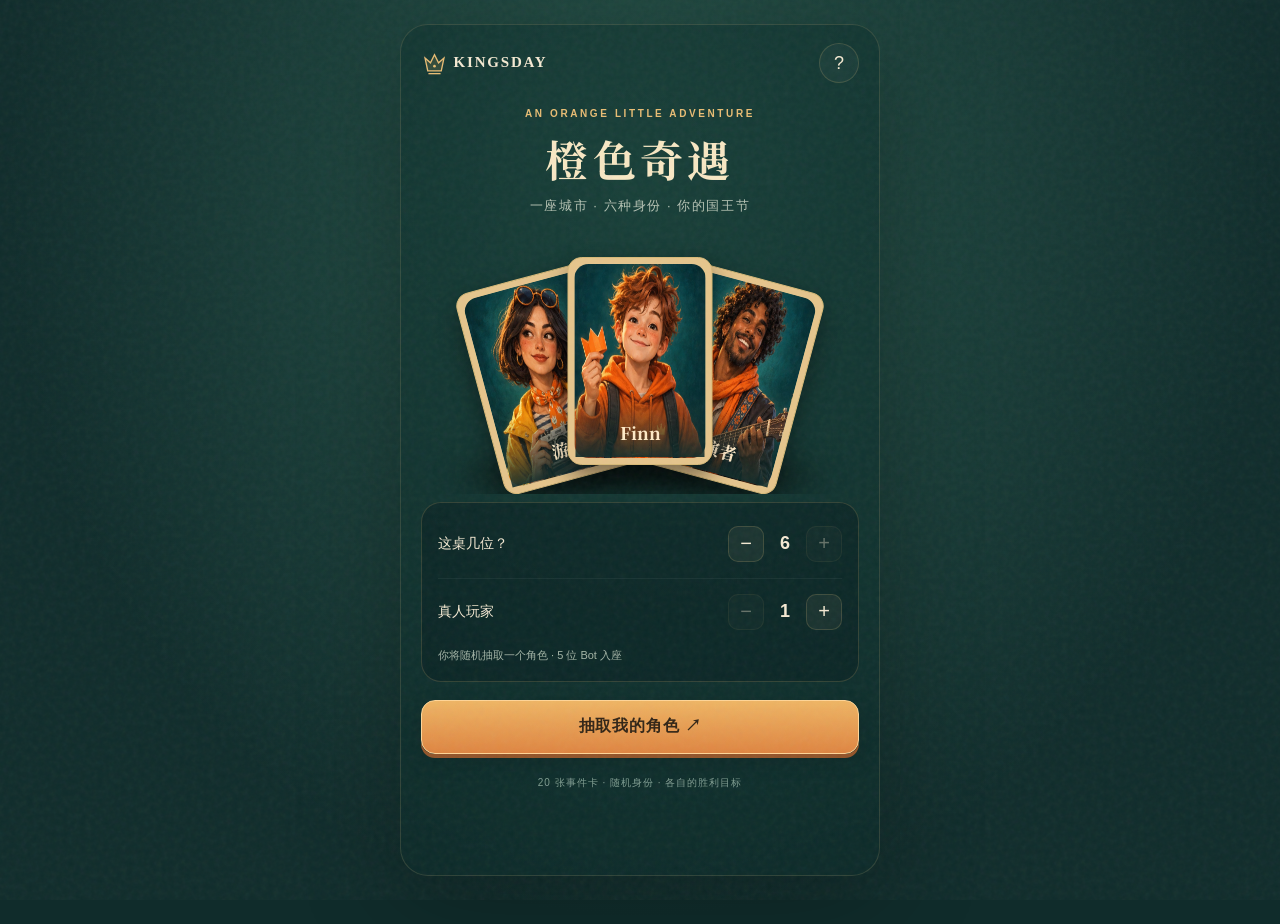
<file: game/index.html>
<!doctype html>
<html lang="zh-CN">
<head>
  <meta charset="utf-8">
  <meta name="viewport" content="width=device-width, initial-scale=1, viewport-fit=cover">
  <meta name="theme-color" content="#102c2b">
  <meta name="apple-mobile-web-app-capable" content="yes">
  <title>KINGSDAY · 橙色奇遇</title>
  <link rel="preload" href="characters.jpg" as="image">
  <link rel="stylesheet" href="style.css?v=2">
  <script defer src="engine.js"></script>
  <script defer src="event-copy.js?v=2"></script>
  <script defer src="app.js?v=2"></script>
</head>
<body>
  <div class="grain" aria-hidden="true"></div>
  <main id="app"></main>
  <dialog id="sheet"><button class="close" aria-label="关闭">×</button><div id="sheet-content"></div></dialog>
  <div id="notice" role="status" aria-live="polite"></div>
</body>
</html>
</file>
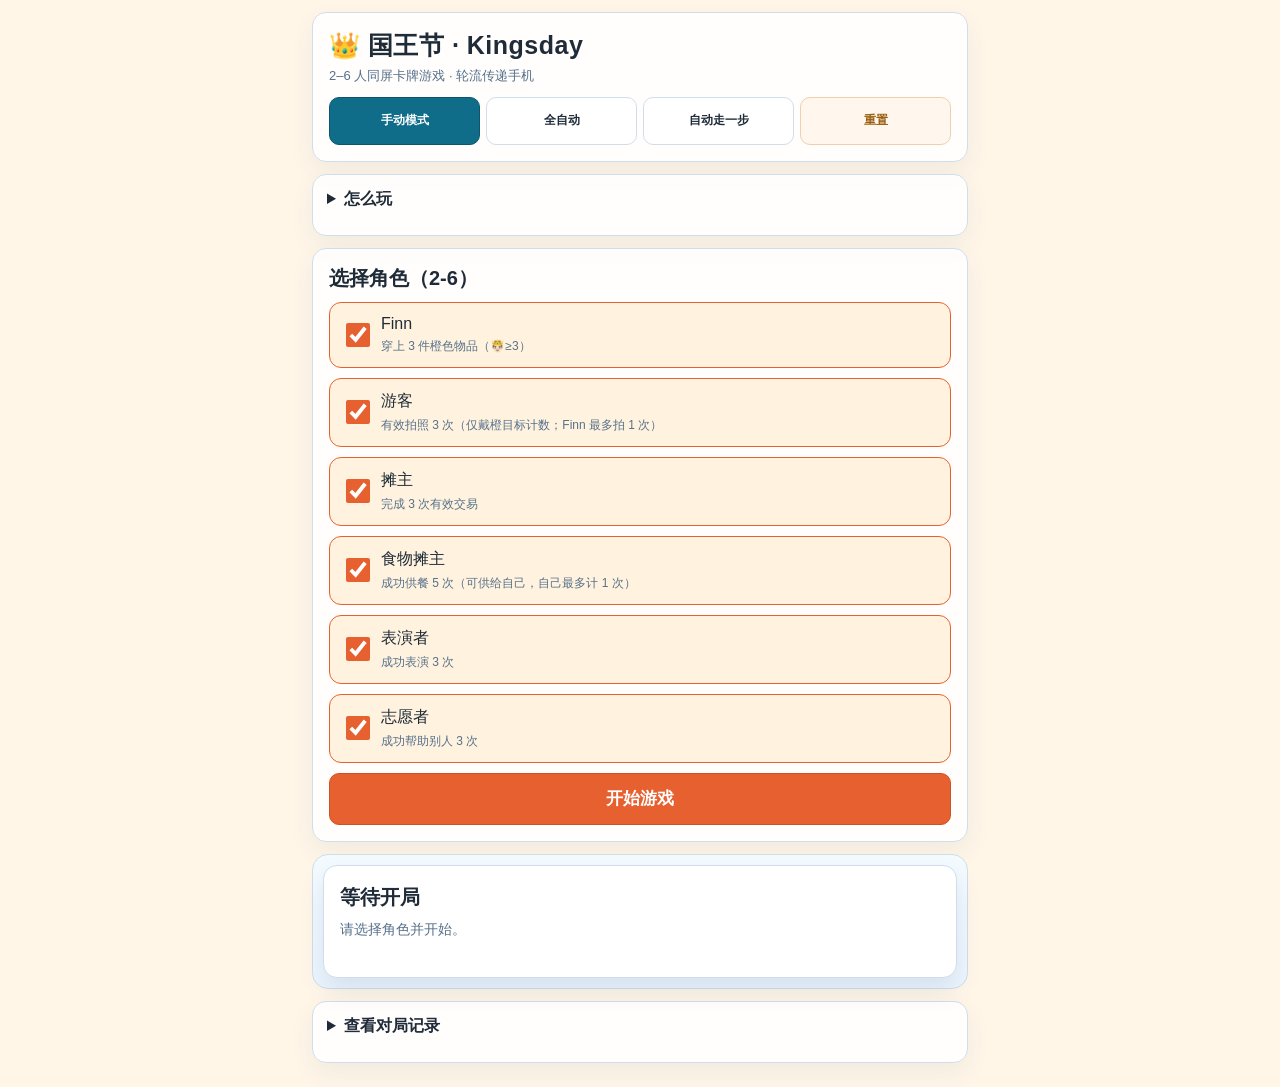
<file: mobile.html>
<!doctype html>
<html lang="zh-CN">
<head>
  <meta charset="UTF-8" />
  <meta name="viewport" content="width=device-width, initial-scale=1.0, viewport-fit=cover" />
  <title>国王节 · 手机版</title>
<meta name="theme-color" content="#e7602f">
<meta name="apple-mobile-web-app-capable" content="yes">
  <style>
    :root {
      --bg: linear-gradient(145deg, #fff1d7, #ecf7ff);
      --ink: #1f2b38;
      --muted: #56708a;
      --line: #d2ddeb;
      --panel: #ffffffdc;
      --accent: #e7602f;
      --accent2: #0f6d8a;
      --ok: #237b3e;
      --warn: #9b5f12;
    }
    * { box-sizing: border-box; }
    body {
      margin: 0;
      min-height: 100vh;
      color: var(--ink);
      background: var(--bg);
      font-family: "Avenir Next", "PingFang SC", "Noto Sans SC", sans-serif;
    }
    .app {
      max-width: 1800px;
      margin: 0 auto;
      padding: 14px;
      display: grid;
      gap: 12px;
      grid-template-rows: auto 1fr auto;
      min-height: 100vh;
    }
    .card {
      background: var(--panel);
      border: 1px solid var(--line);
      border-radius: 14px;
      box-shadow: 0 10px 24px #2b456911;
    }
    .top {
      padding: 12px;
      display: flex;
      justify-content: space-between;
      align-items: center;
      gap: 10px;
      flex-wrap: wrap;
    }
    .title {
      font-size: 22px;
      font-weight: 800;
      letter-spacing: .02em;
    }
    .sub {
      margin-top: 4px;
      font-size: 12px;
      color: var(--muted);
    }
    .row { display: flex; gap: 8px; flex-wrap: wrap; }
    .pill {
      border: 1px solid var(--line);
      border-radius: 999px;
      padding: 4px 10px;
      font-size: 12px;
      color: var(--muted);
      background: #fff;
    }
    button {
      border: 1px solid var(--line);
      border-radius: 10px;
      padding: 8px 12px;
      background: #fff;
      color: var(--ink);
      font-weight: 700;
      cursor: pointer;
    }
    button.primary { background: var(--accent); border-color: #cb5126; color: #fff; }
    button.secondary { background: var(--accent2); border-color: #0b566e; color: #fff; }
    button.warn { background: #fff7ed; border-color: #efcfad; color: var(--warn); }
    button:disabled {
      background: #eef2f8;
      color: #8a97ab;
      border-color: #d7deea;
      cursor: not-allowed;
    }
    .layout {
      display: grid;
      grid-template-columns: 320px 1fr;
      gap: 12px;
      min-height: 620px;
    }
    .layout.playing {
      grid-template-columns: 1fr;
    }
    .setup {
      padding: 12px;
      overflow: auto;
    }
    .setup h2 { margin: 0 0 10px; font-size: 16px; }
    .setup-list { display: grid; gap: 6px; }
    .setup-item {
      display: flex;
      gap: 8px;
      align-items: center;
      font-size: 13px;
      color: var(--muted);
    }
    .board {
      position: relative;
      border-radius: 16px;
      border: 1px solid var(--line);
      background: linear-gradient(180deg, #f4fbff, #edf6ff);
      overflow: hidden;
      min-height: clamp(620px, 72vh, 980px);
    }
    .board::before {
      content: "";
      position: absolute;
      inset: 10% 12%;
      border: 2px dashed #c9d8ea;
      border-radius: 999px;
    }
    .center {
      position: absolute;
      left: 50%;
      top: 50%;
      transform: translate(-50%, -50%);
      width: min(420px, 82vw);
      border: 1px solid var(--line);
      border-radius: 14px;
      background: #fff;
      padding: 12px;
      z-index: 5;
      box-shadow: 0 12px 24px #34587f22;
    }
    .center h2 {
      margin: 0;
      font-size: 16px;
      font-weight: 800;
    }
    .hint {
      margin-top: 6px;
      color: var(--muted);
      font-size: 12px;
      line-height: 1.4;
    }
    .event-info {
      margin-top: 8px;
      padding: 8px 10px;
      border-radius: 10px;
      border: 1px dashed #b7c7e2;
      background: #f4f8ff;
      color: #274264;
      font-size: 12px;
      line-height: 1.45;
      white-space: pre-line;
      text-align: left;
    }
    .event-info.theme-orange {
      border-color: #f2b56d;
      background: linear-gradient(180deg, #fff4df, #ffe6be);
      color: #6b3e0d;
    }
    .event-info.theme-brown {
      border-color: #c8a37d;
      background: linear-gradient(180deg, #f5eadf, #e9d7c6);
      color: #5a3d24;
    }
    .event-info.theme-purple {
      border-color: #b99ad9;
      background: linear-gradient(180deg, #f2e9ff, #e7d6ff);
      color: #4f2d7c;
    }
    .event-info.theme-blue {
      border-color: #92b9ec;
      background: linear-gradient(180deg, #eaf3ff, #d8e9ff);
      color: #1f4b82;
    }
    .event-info.theme-red {
      border-color: #e6a0a0;
      background: linear-gradient(180deg, #ffecec, #ffd9d9);
      color: #7e1f1f;
    }
    .event-info.theme-green {
      border-color: #9fd4ae;
      background: linear-gradient(180deg, #ecfff2, #d9f8e3);
      color: #1f6a37;
    }
    .actions {
      margin-top: 8px;
      display: flex;
      gap: 8px;
      flex-wrap: wrap;
    }
    .role {
      position: absolute;
      width: 220px;
      min-height: 148px;
      transform: translate(-50%, -50%);
      border: 1px solid var(--line);
      border-radius: 12px;
      background: #fff;
      padding: 10px;
      z-index: 3;
    }
    .role.current {
      box-shadow: 0 0 0 2px #f6b8a4, 0 10px 20px #d5704530;
    }
    .name { font-size: 14px; font-weight: 800; }
    .id { font-size: 11px; color: var(--muted); margin-bottom: 4px; }
    .stats {
      display: grid;
      grid-template-columns: 1fr 1fr;
      gap: 2px 8px;
    }
    .stats div { font-size: 12px; }
    .mini {
      margin-top: 4px;
      font-size: 11px;
      color: var(--muted);
      line-height: 1.35;
    }
    .win { color: var(--ok); font-weight: 800; }
    .logs {
      background: #101a2a;
      color: #deebff;
      border-radius: 12px;
      padding: 12px;
      font-family: Menlo, monospace;
      font-size: 12px;
      line-height: 1.45;
      max-height: 220px;
      overflow: auto;
      white-space: pre-wrap;
    }
    @media (max-width: 1120px) {
      .layout { grid-template-columns: 1fr; }
      .board { min-height: 760px; }
    }
    @media (max-width: 760px) {
      .role { width: 180px; }
      .board::before { inset: 16% 10%; }
    }
  </style>
<style>
html { -webkit-text-size-adjust: 100%; }
body { background: #fff6e8; }
button, input, summary { touch-action: manipulation; }
button { min-height: 48px; font-size: 14px; }
button:focus-visible, input:focus-visible, summary:focus-visible { outline: 3px solid #0f6d8a; outline-offset: 3px; }
.app { max-width: 680px; padding: max(12px, env(safe-area-inset-top)) max(12px, env(safe-area-inset-right)) max(24px, env(safe-area-inset-bottom)) max(12px, env(safe-area-inset-left)); min-height: 100svh; grid-template-rows: none; }
.top { padding: 16px; }
.title { font-size: 25px; }
.sub { font-size: 13px; line-height: 1.6; }
.top > .row { display: grid; grid-template-columns: repeat(4, minmax(0, 1fr)); width: 100%; gap: 6px; }
.top button { padding: 8px 3px; font-size: 12px; }
.layout, .layout.playing { grid-template-columns: minmax(0, 1fr); min-height: 0; }
.setup { padding: 16px; }
.setup h2 { font-size: 20px; }
.setup-list { gap: 10px; }
.setup-item { padding: 12px; min-height: 60px; border: 1px solid var(--line); border-radius: 12px; background: #fff; color: var(--ink); font-size: 16px; }
.setup-item:has(input:checked) { border-color: var(--accent); background: #fff3df; }
.setup-item input { width: 24px; height: 24px; accent-color: var(--accent); flex-shrink: 0; }
.setup-item small { display: block; font-size: 12px; color: var(--muted); line-height: 1.5; margin-top: 4px; }
#startBtn { width: 100%; min-height: 52px; font-size: 17px; }
.board { display: flex; flex-direction: column; gap: 12px; padding: 10px; min-height: 0; overflow: visible; }
.board::before { display: none; }
.center { position: static; transform: none; width: 100%; padding: 16px; order: -2; }
.center h2 { font-size: 20px; line-height: 1.5; }
.hint, .event-info { font-size: 14px; line-height: 1.65; }
.actions { display: grid; grid-template-columns: minmax(0, 1fr); gap: 10px; margin-top: 14px; }
.actions button { min-height: 52px; padding: 12px; font-size: 16px; line-height: 1.5; white-space: normal; overflow-wrap: anywhere; }
.role { position: static; transform: none; width: 100%; min-height: 0; padding: 14px; }
.role.current { order: -1; border-color: var(--accent); background: #fff7e9; }
.role.current .name::after { content: ' · 当前回合'; color: #b54019; font-size: 13px; }
.name { font-size: 18px; }
.id { display: none; }
.stats { grid-template-columns: repeat(4, minmax(0, 1fr)); gap: 6px; margin: 10px 0; }
.stats div { font-size: 15px; text-align: center; padding: 6px 2px; background: #f2f6fa; border-radius: 8px; }
.mini { font-size: 13px; line-height: 1.65; }
.guide, .log-panel { padding: 14px; }
summary { min-height: 32px; cursor: pointer; font-weight: 700; }
.guide p { margin: 8px 0 0; font-size: 14px; line-height: 1.7; color: var(--muted); }
.logs { max-height: 280px; overflow-wrap: anywhere; }
</style>
</head>
<body>
  <div class="app">
    <header class="card top">
      <div>
        <div class="title">👑 国王节 · Kingsday</div>
        <div class="sub">2–6 人同屏卡牌游戏 · 轮流传递手机</div>
      </div>
      <div class="row">
        <button id="manualBtn" class="secondary">手动模式</button>
        <button id="autoBtn">全自动</button>
        <button id="stepBtn">自动走一步</button>
        <button id="resetBtn" class="warn">重置</button>
      </div>
    </header>

    <details class="card guide"><summary>怎么玩</summary><p>选择 2–6 个角色。每回合抽取事件卡或发动技能，按提示完成选择。最先达成角色胜利条件的玩家获胜。</p><p>🔍 好奇心　💰 金钱　❤️ 体力　📦 普通物品　👑 橙色物品　🤴🏻 已穿戴橙色　🏁 胜利进度</p><p>和朋友玩请选择手动模式。全自动与自动走一步用于演示对局。刷新页面会重新开始。</p></details>
    <main id="layout" class="layout">
      <aside id="setup" class="card setup">
        <h2>选择角色（2-6）</h2>
        <div id="setupRoles" class="setup-list"></div>
        <div class="row" style="margin-top: 10px;">
          <button id="startBtn" class="primary">开始游戏</button>
        </div>
      </aside>

      <section id="board" class="board">
        <article class="center">
          <h2 id="centerTitle">等待开局</h2>
          <div id="centerHint" class="hint">请选择角色并开始。每回合当前角色二选一：抽卡或技能。</div>
          <div id="eventCardInfo" class="event-info" style="display:none;"></div>
          <div id="meta" class="row" style="margin-top: 6px;"></div>
          <div id="actions" class="actions"></div>
        </article>
      </section>
    </main>

    <details class="card log-panel"><summary>查看对局记录</summary><footer id="logs" class="logs"></footer></details>
  </div>

  <script>
    const RES_ORDER = ["curiosity", "money", "stamina", "product", "orange_product", "orange_wear_product", "progress"];
    const RES_LABEL = {
      curiosity: "🔍",
      money: "💰",
      stamina: "❤️",
      product: "📦",
      orange_product: "👑",
      orange_wear_product: "🤴🏻",
      progress: "🏁",
    };

    const ROLE_DEFS = {
      role_finn: {
        id: "role_finn",
        name: "Finn",
        drawCost: { logic: "THEN", options: [[["stamina", -1]], [["curiosity", -1]]] },
        skillId: "finn_wear_from_other",
        skillName: "向他人要橙色并穿戴",
        skillDesc: "选择一名拥有橙色物品的玩家，对方可同意；同意则 Finn 穿戴+1，进度+1。",
        // Finn 初始资源（按需求）
        // 🔍2 | 💰0 | ❤️3 | 📦0 | 👑0 | 🤴🏻0
        init: { curiosity: 2, money: 0, stamina: 3, product: 0, orange_product: 0, orange_wear_product: 0, progress: 0 },
        win: (p) => (p.status.orange_wear_product || 0) >= 3,
        winDesc: "穿上 3 件橙色物品（🤴🏻≥3）",
      },
      role_tourist: {
        id: "role_tourist",
        name: "游客",
        drawCost: { logic: "OR", options: [[["money", -1]], [["curiosity", -1]]] },
        skillId: "tourist_photo",
        skillName: "拍照",
        skillDesc: "选择目标并由目标决定是否同意；被拍者获得普通物品（照片）+1。仅目标戴着橙色物品时计为有效拍照。",
        // 游客初始资源
        // 🔍2 | 💰6 | ❤️4 | 📦1 | 👑0 | 🤴🏻0
        init: { curiosity: 2, money: 6, stamina: 4, product: 1, orange_product: 0, orange_wear_product: 0, progress: 0 },
        win: (p) => (p.counters.photos || 0) >= 3,
        winDesc: "有效拍照 3 次（仅戴橙目标计数；Finn 最多拍 1 次）",
      },
      role_vendor: {
        id: "role_vendor",
        name: "摊主",
        drawCost: { logic: "THEN", options: [[["stamina", -1]], [["money", -1]]] },
        skillId: "vendor_trade",
        skillName: "交易",
        skillDesc: "选择物品与买家，买家可同意/拒绝；成功交易推进胜利。",
        // 摊主初始资源
        // 🔍2 | 💰0 | ❤️6 | 📦2 | 👑1 | 🤴🏻0
        init: { curiosity: 2, money: 0, stamina: 6, product: 2, orange_product: 1, orange_wear_product: 0, progress: 0 },
        win: (p) => (p.counters.trades || 0) >= 3,
        winDesc: "完成 3 次有效交易",
      },
      role_food_vendor: {
        id: "role_food_vendor",
        name: "食物摊主",
        drawCost: { logic: "THEN", options: [[["curiosity", -1]]] },
        skillId: "food_offer",
        skillName: "供餐",
        skillDesc: "发起需体力至少 2；依次询问玩家（包含自己）是否购买食物，结算时无人购买体力-1，有人购买体力-2。",
        // 食物供应商初始资源
        // 🔍3 | 💰0 | ❤️1 | 📦0 | 👑0 | 🤴🏻0
        init: { curiosity: 3, money: 0, stamina: 1, product: 0, orange_product: 0, orange_wear_product: 0, progress: 0 },
        win: (p) => (p.counters.feed_servings || 0) >= 5,
        winDesc: "成功供餐 5 次（可供给自己，自己最多计 1 次）",
      },
      role_performer: {
        id: "role_performer",
        name: "表演者",
        drawCost: { logic: "THEN", options: [[["money", -1]], [["stamina", -1]]] },
        skillId: "perform_show",
        skillName: "表演",
        skillDesc: "需先戴着橙色物品；围观者获得好奇+1，且有橙色物品可选择穿戴；达标则表演成功。",
        // 表演者初始资源
        // 🔍2 | 💰1 | ❤️6 | 📦0 | 👑1 | 🤴🏻1
        init: { curiosity: 2, money: 1, stamina: 6, product: 0, orange_product: 1, orange_wear_product: 1, progress: 0 },
        win: (p) => (p.status.progress || 0) >= 3,
        winDesc: "成功表演 3 次",
      },
      role_volunteer: {
        id: "role_volunteer",
        name: "志愿者",
        drawCost: { logic: "OR", options: [[["stamina", -2]], [["stamina", -1], ["curiosity", -1]]] },
        skillId: "volunteer_help",
        skillName: "帮助",
        skillDesc: "选择帮助类型和目标，目标可同意；每次成功帮助会累计胜利进度。",
        // 志愿者初始资源
        // 🔍2 | 💰5 | ❤️2 | 📦1 | 👑0 | 🤴🏻0
        init: { curiosity: 2, money: 5, stamina: 2, product: 1, orange_product: 0, orange_wear_product: 0, progress: 0 },
        win: (p) => (p.counters.help_successes || 0) >= 3,
        winDesc: "成功帮助别人 3 次",
      },
    };

    const EVENT_DECK_BASE = [
      {
        id: "card_1",
        no: 1,
        name: "Orange Crown",
        apply: (g, actor) => {
          // Global: gain one orange item immediately.
          add(actor, "orange_product", 1);
          pushLog("[EVENT] Gain 1 Orange Item. (👑+1)");

          if (actor.roleId === "role_finn") {
            // Finn: wear it at no cost.
            if (actor.status.orange_product > 0) {
              add(actor, "orange_product", -1);
              add(actor, "orange_wear_product", 1);
              add(actor, "progress", 1);
              actor.counters.orange_worn = (actor.counters.orange_worn || 0) + 1;
              pushLog("[EVENT] Finn: Wear it at no cost.");
            }
            return false;
          }

          if (actor.roleId === "role_vendor") {
            // Vendor: orange items in stall cost +2.
            actor.counters.vendor_orange_price_bonus = (actor.counters.vendor_orange_price_bonus || 0) + 2;
            pushLog("[EVENT] Vendor: Orange Items in your stall cost +2.");
            return false;
          }

          if (actor.roleId === "role_tourist") {
            // Tourist: give to anyone, then attempt a photo.
            g.ui = {
              mode: "EVENT_TOURIST_GIFT",
              actor: actor.roleId,
              targets: g.players.map((p) => p.roleId),
              autoWearFinn: true,
            };
            pushLog("[EVENT] Tourist: Give it to anyone, then attempt a photo.");
            return true;
          }

          if (actor.roleId === "role_food_vendor") {
            // Food vendor: if already wearing orange, cost x2 and effect x2.
            if ((actor.status.orange_wear_product || 0) > 0) {
              actor.counters.feed_stamina_cost_mult = (actor.counters.feed_stamina_cost_mult || 1) * 2;
              actor.counters.feed_effect_mult = (actor.counters.feed_effect_mult || 1) * 2;
              pushLog("[EVENT] Food Vendor: Food cost x2, Food effect x2.");
            }
            return false;
          }

          if (actor.roleId === "role_performer") {
            // Performer: wear it, then start perform. Success requirement: 1 audience.
            if (actor.status.orange_product > 0) {
              add(actor, "orange_product", -1);
              add(actor, "orange_wear_product", 1);
            }
            pushLog("[EVENT] Performer: Wear it, then start perform (1 Audience).");
            return startPerformSkill(actor, { force: true, minWatchers: 1 });
          }

          return false;
        },
      },
      {
        id: "card_2",
        no: 2,
        name: "DOESN'T FIT RIGHT",
        apply: (g, actor) => {
          const targets = lowestCuriosityTargets(g.players);
          const nonSelfTargets = targets.filter((p) => p.roleId !== actor.roleId);
          const targetIds = targets.map((p) => p.roleId);

          // Global: Targets +1, and actor +1 (stacks if actor is also in targets).
          targetIds.forEach((id) => {
            const p = findPlayer(id);
            if (p) add(p, "curiosity", 1);
          });
          add(actor, "curiosity", 1);
          const actorInTargets = targetIds.includes(actor.roleId);
          pushLog(`[EVENT] Targets: ${targets.map((p) => p.name).join(", ") || "none"}.`);
          pushLog(`[EVENT] Curiosity applied: each target +1, ${actor.name} +1 extra${actorInTargets ? " (total +2 for actor)" : ""}.`);
          pushLog(`[EVENT] Card2 Targets resolved: ${targets.map((p) => p.name).join(", ") || "none"}.`);

          if (actor.roleId === "role_finn") {
            if ((actor.status.orange_wear_product || 0) > 0) {
              add(actor, "orange_product", 1);
              pushLog("[EVENT] Finn: If wearing any Orange, gain 1 Orange Item.");
            } else {
              pushLog("[EVENT] Finn: no orange worn, role effect not triggered.");
            }
            return false;
          }

          if (actor.roleId === "role_vendor") {
            if (!nonSelfTargets.length) return false;
            const items = vendorItems(actor);
            if (!items.length) {
              pushLog("[EVENT] Vendor: no item to trade.");
              return false;
            }
            nonSelfTargets.forEach((target) => {
              const currentItems = vendorItems(actor);
              const item = currentItems.find((x) => x.key === "orange_product") || currentItems[0];
              if (!item) return;
              const finnAssistedBuy = isFinn(target) && canFinnBuy(target);
              if (!canParticipatePurchase(target) || (!finnAssistedBuy && target.status.money <= item.price) || actor.status.stamina < 1) {
                pushLog(`[EVENT] Vendor trade with ${target.name} failed (requirements).`);
                return;
              }
              add(actor, item.key, -1);
              add(target, item.key, 1);
              if (!finnAssistedBuy) add(target, "money", -item.price);
              add(actor, "money", item.price);
              add(actor, "stamina", -1);
              add(actor, "progress", 1);
              if (finnAssistedBuy) consumeFinnBuyUnlock(target);
              actor.counters.trades = (actor.counters.trades || 0) + 1;
              actor.counters.trade_partners = actor.counters.trade_partners || [];
              if (!actor.counters.trade_partners.includes(target.roleId)) actor.counters.trade_partners.push(target.roleId);
              pushLog(`[EVENT] Vendor traded with ${target.name} (cannot refuse).`);
            });
            return false;
          }

          if (actor.roleId === "role_food_vendor") {
            if (g.players.length <= 1 || !nonSelfTargets.length) return false;
            const buyers = [];
            nonSelfTargets.forEach((buyer) => {
              const finnAssistedBuy = isFinn(buyer) && canFinnBuy(buyer);
              if (buyer.status.curiosity >= 2 && canParticipatePurchase(buyer) && (finnAssistedBuy || buyer.status.money >= 1)) {
                if (!finnAssistedBuy) add(buyer, "money", -1);
                const effectMult = actor.counters.feed_effect_mult || 1;
                add(buyer, "stamina", 1 * effectMult);
                add(actor, "money", 1);
                if (finnAssistedBuy) consumeFinnBuyUnlock(buyer);
                buyers.push(buyer.roleId);
                actor.counters.feed_servings = actor.counters.feed_servings || 0;
                actor.counters.feed_self_served = actor.counters.feed_self_served || 0;
                actor.counters.feed_servings += 1;
              }
            });
            const staminaMult = actor.counters.feed_stamina_cost_mult || 1;
            const staminaCost = (buyers.length > 0 ? 2 : 1) * staminaMult;
            add(actor, "stamina", -staminaCost);
            pushLog(`[EVENT] Food Vendor supplied (no refusal), stamina -${staminaCost}.`);
            if (buyers.length >= 2) {
              add(actor, "progress", 1);
              actor.counters.feed_successes = (actor.counters.feed_successes || 0) + 1;
              actor.counters.feed_eaters = actor.counters.feed_eaters || [];
              buyers.forEach((id) => { if (!actor.counters.feed_eaters.includes(id)) actor.counters.feed_eaters.push(id); });
            }
            return false;
          }

          if (actor.roleId === "role_performer") {
            if (targets.length > 1) {
              add(actor, "progress", 1);
              pushLog("[EVENT] Performer: gain ⭐️+1.");
              return false;
            }
            pushLog("[EVENT] Performer: only 1 target, start a performance.");
            return startPerformSkill(actor);
          }

          if (actor.roleId === "role_tourist") {
            if (!targets.length) return false;
            const pendingConsent = [];
            targets.forEach((target) => {
              const cannotRefuse = target.roleId === "role_finn"
                || target.roleId === actor.roleId
                || (target.status.orange_product || 0) > 0
                || (target.status.orange_wear_product || 0) > 0;
              if (cannotRefuse) {
                eventForcedPhoto(actor, target, true);
              } else {
                pendingConsent.push(target.roleId);
              }
            });
            if (!pendingConsent.length) {
              pushLog("[EVENT] Tourist: all targets auto-resolved for photo.");
              return false;
            }
            g.ui = {
              mode: "EVENT_CARD2_PHOTO_CONSENT",
              actor: actor.roleId,
              queue: pendingConsent,
              target: pendingConsent[0],
            };
            pushLog("[EVENT] Tourist: non-orange targets may refuse (ask one by one).");
            return true;
          }

          return false;
        },
      },
      {
        id: "card_3",
        no: 3,
        name: "Orange scarf",
        apply: (g, actor) => {
          // Global: gain one orange item immediately.
          add(actor, "orange_product", 1);
          pushLog("[EVENT] Gain 1 Orange Item. (👑+1)");

          if (actor.roleId === "role_finn") {
            if (actor.status.orange_product > 0) {
              add(actor, "orange_product", -1);
              add(actor, "orange_wear_product", 1);
              add(actor, "progress", 1);
              actor.counters.orange_worn = (actor.counters.orange_worn || 0) + 1;
              pushLog("[EVENT] Finn: Wear it at no cost.");
            }
            return false;
          }

          if (actor.roleId === "role_vendor") {
            // Add to stall: no extra action needed, gained orange item stays as inventory.
            pushLog("[EVENT] Vendor: Add it to your stall.");
            return false;
          }

          if (actor.roleId === "role_food_vendor") {
            g.ui = {
              mode: "EVENT_FOOD_GIFT",
              actor: actor.roleId,
              targets: g.players.map((p) => p.roleId),
            };
            pushLog("[EVENT] Food Vendor: Gift to any player, then gain ❤️+1.");
            return true;
          }

          if (actor.roleId === "role_tourist") {
            g.ui = {
              mode: "EVENT_TOURIST_GIFT",
              actor: actor.roleId,
              targets: g.players.map((p) => p.roleId),
              autoWearFinn: false,
              autoWearTarget: true,
              forcePhotoAfterGift: true,
            };
            pushLog("[EVENT] Tourist: Give to any player, wear it for target, then Photo (cannot refuse).");
            return true;
          }

          if (actor.roleId === "role_performer") {
            if ((actor.status.orange_wear_product || 0) < 1) {
              if (actor.status.orange_product > 0) {
                add(actor, "orange_product", -1);
                add(actor, "orange_wear_product", 1);
                pushLog("[EVENT] Performer: not wearing -> wear it.");
              }
              return false;
            }
            pushLog("[EVENT] Performer: already wearing -> perform (1 audience).");
            return startPerformSkill(actor, { force: true, minWatchers: 1 });
          }

          return false;
        },
      },
      {
        id: "card_4",
        no: 4,
        name: "All IN Orange",
        apply: (g, actor) => {
          // Global: all players gain curiosity +1.
          g.players.forEach((p) => add(p, "curiosity", 1));
          pushLog("[EVENT] All players gain 🔍+1.");

          // Role baseline: actor gains 1 orange item.
          add(actor, "orange_product", 1);
          pushLog("[EVENT] Gain 1 Orange Item. (👑+1)");

          if (actor.roleId === "role_tourist") {
            pushLog("[EVENT] Tourist: Attempt a Photo.");
            return startTouristSkill(actor) || true;
          }

          if (actor.roleId === "role_food_vendor") {
            pushLog("[EVENT] Food Vendor: Start a Supply (this supply gives ❤️+1).");
            return startFoodSkill(actor, { force: true, effectOverride: 1 }) || true;
          }

          if (actor.roleId === "role_vendor") {
            actor.counters.vendor_all_price_mult = (actor.counters.vendor_all_price_mult || 1) * 2;
            pushLog(`[EVENT] Vendor: all trade prices x${actor.counters.vendor_all_price_mult}.`);
            return false;
          }

          if (actor.roleId === "role_performer") {
            const alreadyWearing = (actor.status.orange_wear_product || 0) > 0;
            if (alreadyWearing) {
              add(actor, "progress", 1);
              pushLog("[EVENT] Performer: already wearing orange, gain ⭐+1 now.");
            }
            pushLog("[EVENT] Performer: Start a Performance.");
            return startPerformSkill(actor, { force: true }) || false;
          }

          return false;
        },
      },
      {
        id: "card_5",
        no: 5,
        name: "TOO CROWDED",
        apply: (g, actor) => {
          // Global (resolved by latest rule): only the drawer gets stamina -1, curiosity +1.
          add(actor, "stamina", -1);
          add(actor, "curiosity", 1);
          pushLog("[EVENT] Drawer only: ❤️-1, 🔍+1.");

          if (actor.roleId === "role_finn") {
            if ((actor.status.stamina || 0) >= 1) {
              add(actor, "stamina", -1);
              add(actor, "orange_product", 1);
              pushLog("[EVENT] Finn: spend 1❤️ -> 👑+1.");
            } else {
              pushLog("[EVENT] Finn: not enough ❤️ to spend.");
            }
            return false;
          }

          if (actor.roleId === "role_tourist") {
            if ((actor.status.product || 0) < 2) {
              pushLog("[EVENT] Tourist: not enough 📦 to pay (need 2).");
              return false;
            }
            add(actor, "product", -2);
            pushLog("[EVENT] Tourist: spend 2📦 -> attempt a Photo.");
            return startTouristSkill(actor) || true;
          }

          if (actor.roleId === "role_food_vendor") {
            pushLog("[EVENT] Food Vendor: Supply now (no ❤️ cost).");
            return startFoodSkill(actor, { force: true, noStaminaCost: true }) || true;
          }

          if (actor.roleId === "role_vendor") {
            g.ui = { mode: "EVENT_CARD5_VENDOR_CHOICE", actor: actor.roleId };
            pushLog("[EVENT] Vendor: choose 1 effect.");
            return true;
          }

          if (actor.roleId === "role_performer") {
            const wearing = (actor.status.orange_wear_product || 0) > 0;
            pushLog(`[EVENT] Performer: perform now (${wearing ? "1" : "2"} audience needed).`);
            return startPerformSkill(actor, { force: true, minWatchers: wearing ? 1 : 2 }) || false;
          }

          return false;
        },
      },
      {
        id: "card_6",
        no: 6,
        name: "Pop-up Stall",
        apply: (g, actor) => {
          // Global (drawer only): Gains 1 Common Item.
          add(actor, "product", 1);
          pushLog("[EVENT] Drawer gains 1 Common Item. (📦+1)");

          if (actor.roleId === "role_finn") {
            const targets = g.players
              .filter((p) => p.roleId !== actor.roleId)
              .filter((p) => (p.status.orange_product || 0) > 0)
              .map((p) => p.roleId);
            if ((actor.status.product || 0) < 1 || !targets.length) {
              pushLog("[EVENT] Finn trade unavailable (need 📦 and a target with 👑).");
              return false;
            }
            g.ui = { mode: "EVENT_CARD6_FINN_TRADE_TARGET", actor: actor.roleId, targets };
            pushLog("[EVENT] Finn: choose a player to force trade 📦 for 👑.");
            return true;
          }

          if (actor.roleId === "role_vendor") {
            pushLog("[EVENT] Vendor: Start a Trade (📦 only, cannot refuse).");
            return startVendorSkill(actor, { forceItemKey: "product", forceNoRefuse: true }) || false;
          }

          if (actor.roleId === "role_tourist") {
            if ((actor.status.product || 0) >= 1) {
              add(actor, "product", -1);
              add(actor, "curiosity", 1);
              pushLog("[EVENT] Tourist: spend 1📦 -> 🔍+1.");
            } else {
              pushLog("[EVENT] Tourist: no 📦 to spend.");
            }
            return false;
          }

          if (actor.roleId === "role_food_vendor") {
            if ((actor.status.product || 0) >= 1) {
              add(actor, "product", -1);
              add(actor, "money", 1);
              pushLog("[EVENT] Food Vendor: spend 1📦 -> 💰+1.");
            } else {
              pushLog("[EVENT] Food Vendor: no 📦 to spend.");
            }
            return false;
          }

          if (actor.roleId === "role_performer") {
            if ((actor.status.product || 0) >= 1) {
              add(actor, "product", -1);
              add(actor, "orange_product", 1);
              pushLog("[EVENT] Performer: spend 1📦 -> 👑+1.");
            } else {
              pushLog("[EVENT] Performer: no 📦 to spend.");
            }
            return false;
          }

          return false;
        },
      },
      {
        id: "card_7",
        no: 7,
        name: "quick Swap",
        apply: (g, actor) => {
          const targets = g.players.filter((p) => p.roleId !== actor.roleId).map((p) => p.roleId);
          if (!targets.length) return false;
          g.ui = { mode: "EVENT_CARD7_TARGET", actor: actor.roleId, targets };
          pushLog("[EVENT] quick Swap: choose another player as the Target.");
          return true;
        },
      },
      {
        id: "card_8",
        no: 8,
        name: "LOOKS INTERESTING",
        apply: (g, actor) => {
          const targets = g.players.filter((p) => p.roleId !== actor.roleId).map((p) => p.roleId);
          if (!targets.length) return false;
          g.ui = { mode: "EVENT_CARD8_TARGET", actor: actor.roleId, targets };
          pushLog("[EVENT] LOOKS INTERESTING: choose 1 player as target.");
          return true;
        },
      },
      {
        id: "card_9",
        no: 9,
        name: "IMPROVISED PERFORMANCE",
        apply: (g, actor) => {
          const queue = g.players.map((p) => p.roleId);
          g.ui = {
            mode: "EVENT_CARD9_WATCH_DECIDE",
            actor: actor.roleId,
            queue,
            watchers: [],
          };
          pushLog("[EVENT] All players can choose to Watch.");
          return true;
        },
      },
      {
        id: "card_10",
        no: 10,
        name: "JOIN THE ACT?",
        apply: (g, actor) => {
          // Global (drawer only): +1 curiosity.
          add(actor, "curiosity", 1);
          pushLog("[EVENT] Drawer gains 🔍+1.");

          if (actor.roleId === "role_finn") {
            add(actor, "orange_product", 1);
            add(actor, "stamina", 1);
            pushLog("[EVENT] Finn: Gain 1 Orange Item and ❤️+1.");
            return false;
          }

          if (actor.roleId === "role_performer") {
            pushLog("[EVENT] Performer: Start a perform with no cost.");
            startPerformSkill(actor, { force: true, noStaminaCost: true });
            return true;
          }

          if (actor.roleId === "role_tourist") {
            const targets = validPhotoTargets(actor);
            if (!targets.length) {
              pushLog("[EVENT] Tourist: no valid photo target.");
              return false;
            }
            g.ui = { mode: "EVENT_CARD10_PHOTO_TARGET", actor: actor.roleId, targets };
            pushLog("[EVENT] Tourist: Attempt 1 photo. If refused, gain 🔍+2.");
            return true;
          }

          if (actor.roleId === "role_food_vendor" || actor.roleId === "role_vendor") {
            if ((actor.status.orange_product || 0) > 0) {
              add(actor, "orange_product", -1);
              add(actor, "orange_wear_product", 1);
              pushLog(`[EVENT] ${actor.name}: Wear an orange item.`);
            } else {
              pushLog(`[EVENT] ${actor.name}: no orange item to wear.`);
            }
            return false;
          }

          return false;
        },
      },
      {
        id: "card_11",
        no: 11,
        name: "NONSTOP APPLAUSE",
        apply: (g, actor) => {
          // Global (drawer only): +1 stamina, +1 curiosity.
          add(actor, "stamina", 1);
          add(actor, "curiosity", 1);
          pushLog("[EVENT] Drawer gains ❤️+1 and 🔍+1.");

          if (actor.roleId === "role_finn") {
            state.game.ui = { mode: "EVENT_CARD11_FINN_CHOICE", actor: actor.roleId };
            pushLog("[EVENT] Finn: Choose 1 -> Gain 1 Orange Item OR Wear 1 Orange Item.");
            return true;
          }

          if (actor.roleId === "role_performer") {
            add(actor, "progress", 1);
            actor.counters.perform_successes = (actor.counters.perform_successes || 0) + 1;
            pushLog("[EVENT] Performer: +1 Success, then start a performance.");
            startPerformSkill(actor, { force: true });
            return true;
          }

          if (actor.roleId === "role_tourist") {
            const performer = g.players.find((p) => p.roleId === "role_performer");
            if (!performer || performer.roleId === actor.roleId) {
              pushLog("[EVENT] Tourist: no performer target.");
              return false;
            }
            const cannotRefuse = (performer.status.product || 0) < 1;
            if (cannotRefuse) {
              pushLog("[EVENT] Tourist: performer has no 📦, cannot refuse.");
              eventForcedPhoto(actor, performer, true);
              return false;
            }
            g.ui = { mode: "EVENT_CARD11_TOURIST_CONSENT", actor: actor.roleId, target: performer.roleId };
            pushLog("[EVENT] Tourist: attempt 1 photo of the Performer.");
            return true;
          }

          if (actor.roleId === "role_vendor") {
            const hasOrange = (actor.status.orange_product || 0) > 0 || (actor.status.orange_wear_product || 0) > 0;
            const priceMult = hasOrange ? 2 : 1;
            pushLog(`[EVENT] Vendor: start a trade${hasOrange ? " (price x2 this round)" : ""}.`);
            return startVendorSkill(actor, { roundPriceMult: priceMult }) || false;
          }

          if (actor.roleId === "role_food_vendor") {
            const hasOrange = (actor.status.orange_product || 0) > 0 || (actor.status.orange_wear_product || 0) > 0;
            const foodPriceMult = hasOrange ? 2 : 1;
            pushLog(`[EVENT] Food Vendor: start supply${hasOrange ? " (food price x2 this round)" : ""}.`);
            return startFoodSkill(actor, { force: true, foodPriceMult }) || false;
          }

          return false;
        },
      },
      {
        id: "card_12",
        no: 12,
        name: "PULLED ON STAGE",
        apply: (g, actor) => {
          const targets = g.players.filter((p) => p.roleId !== actor.roleId).map((p) => p.roleId);
          if (!targets.length) return false;
          g.ui = { mode: "EVENT_CARD12_TARGET", actor: actor.roleId, targets };
          pushLog("[EVENT] Choose 1 player as target.");
          return true;
        },
      },
      {
        id: "card_13",
        no: 13,
        name: "Photos Everwhere",
        apply: (g, actor) => {
          const queue = g.players.map((p) => p.roleId);
          g.ui = {
            mode: "EVENT_CARD13_PARTICIPATE",
            actor: actor.roleId,
            queue,
            participants: [],
          };
          pushLog("[EVENT] All players can choose to participate.");
          return true;
        },
      },
      {
        id: "card_14",
        no: 14,
        name: "TAKE ME A PHOTO?",
        apply: (g, actor) => {
          const targets = g.players.filter((p) => p.roleId !== actor.roleId).map((p) => p.roleId);
          if (!targets.length) return false;
          g.ui = { mode: "EVENT_CARD14_TARGET", actor: actor.roleId, targets };
          pushLog("[EVENT] Choose another player as Target.");
          return true;
        },
      },
      {
        id: "card_15",
        no: 15,
        name: "Secretly filming",
        apply: (g, actor) => {
          const targets = g.players.filter((p) => p.roleId !== actor.roleId).map((p) => p.roleId);
          if (!targets.length) return false;
          g.ui = { mode: "EVENT_CARD15_TARGET", actor: actor.roleId, targets };
          pushLog("[EVENT] Choose another player as Target.");
          return true;
        },
      },
      {
        id: "card_16",
        no: 16,
        name: "PERFECT SHOT",
        apply: (g, actor) => {
          // Global (drawer only)
          add(actor, "money", 1);
          pushLog("[EVENT] Drawer gains 💰+1.");

          if (actor.roleId === "role_finn") {
            g.ui = { mode: "EVENT_CARD16_FINN_CHOICE", actor: actor.roleId };
            return true;
          }

          if (actor.roleId === "role_food_vendor") {
            pushLog("[EVENT] Food Vendor: supply now. Food this round ❤️+2.");
            return startFoodSkill(actor, { force: true, effectOverride: 2 }) || false;
          }

          if (actor.roleId === "role_vendor") {
            const tourist = findPlayer("role_tourist");
            if (!tourist) {
              pushLog("[EVENT] Vendor: no tourist in game, cannot sell.");
              return false;
            }
            const items = vendorItems(actor);
            if (!items.length) {
              pushLog("[EVENT] Vendor: no item to sell.");
              return false;
            }
            g.ui = { mode: "EVENT_CARD16_VENDOR_ITEM", actor: actor.roleId, target: tourist.roleId, items };
            pushLog("[EVENT] Vendor: choose an item to sell to Tourist (cannot refuse).");
            return true;
          }

          if (actor.roleId === "role_performer") {
            add(actor, "stamina", 2);
            pushLog("[EVENT] Performer: get ❤️+2.");
            return false;
          }

          if (actor.roleId === "role_tourist") {
            const targets = g.players.filter((p) => p.roleId !== actor.roleId).map((p) => p.roleId);
            if (!targets.length) return false;
            g.ui = { mode: "EVENT_CARD16_TOURIST_TARGET", actor: actor.roleId, targets };
            pushLog("[EVENT] Tourist: take 1 photo (cannot be refused).");
            return true;
          }

          return false;
        },
      },
      {
        id: "card_17",
        no: 17,
        name: "LET'S GRAB A BITE",
        apply: (g, actor) => {
          const targets = g.players.filter((p) => p.roleId !== actor.roleId).map((p) => p.roleId);
          if (!targets.length) return false;
          g.ui = { mode: "EVENT_CARD17_TARGET", actor: actor.roleId, targets };
          pushLog("[EVENT] Choose another player as Target.");
          return true;
        },
      },
      {
        id: "card_18",
        no: 18,
        name: "SMELLS DELICIOUS",
        apply: (g, actor) => {
          // Global (drawer only): pay 1 money -> gain 1 orange item.
          if ((actor.status.money || 0) >= 1) {
            add(actor, "money", -1);
            add(actor, "orange_product", 1);
            pushLog("[EVENT] Pay 💰-1, gain 👑+1.");
          } else {
            pushLog("[EVENT] Not enough 💰 to pay global effect.");
          }

          if (actor.roleId === "role_finn") {
            g.ui = { mode: "EVENT_CARD18_FINN_CHOICE", actor: actor.roleId };
            return true;
          }

          if (actor.roleId === "role_food_vendor") {
            if ((actor.status.stamina || 0) >= 1) {
              add(actor, "stamina", -1);
              add(actor, "product", 1);
              pushLog("[EVENT] Food Vendor: pay ❤️-1, get 📦+1.");
            } else {
              pushLog("[EVENT] Food Vendor: not enough ❤️ to pay.");
            }
            return false;
          }

          if (actor.roleId === "role_performer") {
            if ((actor.status.curiosity || 0) >= 1) {
              add(actor, "curiosity", -1);
              add(actor, "product", 1);
              pushLog("[EVENT] Performer: pay 🔍-1, get 📦+1.");
            } else {
              pushLog("[EVENT] Performer: not enough 🔍 to pay.");
            }
            return false;
          }

          if (actor.roleId === "role_vendor") {
            const forceNoRefuse = (actor.status.orange_wear_product || 0) > 0;
            pushLog(`[EVENT] Vendor: start trade with 1 player${forceNoRefuse ? " (cannot refuse)" : ""}.`);
            return startVendorSkill(actor, { forceNoRefuse }) || false;
          }

          if (actor.roleId === "role_tourist") {
            if ((actor.status.orange_product || 0) < 1) {
              pushLog("[EVENT] Tourist: no 👑 to pay.");
              return false;
            }
            add(actor, "orange_product", -1);
            const targets = g.players.filter((p) => p.roleId !== actor.roleId).map((p) => p.roleId);
            if (!targets.length) return false;
            g.ui = { mode: "EVENT_CARD18_TOURIST_TARGET", actor: actor.roleId, targets };
            pushLog("[EVENT] Tourist: pay 👑-1, take 1 photo (cannot refuse).");
            return true;
          }

          return false;
        },
      },
      {
        id: "card_19",
        no: 19,
        name: "LONG LINE",
        apply: (g, actor) => {
          const targets = g.players.filter((p) => p.roleId !== actor.roleId).map((p) => p.roleId);
          if (!targets.length) return false;
          g.ui = { mode: "EVENT_CARD19_TARGET", actor: actor.roleId, targets };
          pushLog("[EVENT] Choose another player as Target.");
          return true;
        },
      },
      {
        id: "card_20",
        no: 20,
        name: "LAST SERVING",
        apply: (g, actor) => {
          const targets = g.players.filter((p) => p.roleId !== actor.roleId).map((p) => p.roleId);
          if (!targets.length) return false;
          g.ui = { mode: "EVENT_CARD20_TARGET", actor: actor.roleId, targets };
          pushLog("[EVENT] Choose another player as Target.");
          return true;
        },
      },
    ];

    const state = {
      mode: "manual",
      autoTimer: null,
      game: null,
      busy: false,
    };

    const dom = {
      layout: document.getElementById("layout"),
      setup: document.getElementById("setup"),
      setupRoles: document.getElementById("setupRoles"),
      board: document.getElementById("board"),
      centerTitle: document.getElementById("centerTitle"),
      centerHint: document.getElementById("centerHint"),
      eventCardInfo: document.getElementById("eventCardInfo"),
      meta: document.getElementById("meta"),
      actions: document.getElementById("actions"),
      logs: document.getElementById("logs"),
      startBtn: document.getElementById("startBtn"),
      resetBtn: document.getElementById("resetBtn"),
      manualBtn: document.getElementById("manualBtn"),
      autoBtn: document.getElementById("autoBtn"),
      stepBtn: document.getElementById("stepBtn"),
    };

    const EVENT_DESCS = {
      e1: { global: "抽到者获得 1 件橙色物品。", selfByRole: {} },
      e2: { global: "抽到者体力 -1。", selfByRole: {} },
      e3: { global: "抽到者好奇心 +1。", selfByRole: {} },
      e4: { global: "抽到者金钱 +1。", selfByRole: {} },
      e5: { global: "全体玩家好奇心 -1。", selfByRole: {} },
      e6: { global: "全体玩家体力 +1。", selfByRole: {} },
      e7: { global: "抽到者穿戴橙色物品 +1。", selfByRole: {} },
      e8: { global: "抽到者普通物品 +1。", selfByRole: {} },
      e9: { global: "抽到者体力 -2。", selfByRole: {} },
      e10: { global: "全体玩家好奇心 +1。", selfByRole: {} },
      e11: { global: "全体玩家金钱 +1。", selfByRole: {} },
      e12: { global: "抽到者随机 +1（体力/好奇心/金钱）。", selfByRole: {} },
      card_1: {
        global: "Gain 1 Orange Item. (👑+1)",
        selfByRole: {
          role_finn: "Wear it at no cost.",
          role_vendor: "Orange Items in your stall cost +2.",
          role_tourist: "Give it to Anyone,\nThen attempt a Photo.\n(If chose Finn, Finn wear it no cost now.)",
          role_food_vendor: "If already wearing orange:\nFood cost ×2,\nFood effect ×2",
          role_performer: "Wear it,\nThen start perform.\nSuccess requirement:\n1 Audience",
          role_volunteer: "No extra role effect.",
        },
      },
      card_2: {
        global: "the players with the lowest 🔍 as Targets. Targets & you → 🔍 +1.",
        selfByRole: {
          role_finn: "If wearing any Orange\nGain 1 Orange Item.",
          role_vendor: "Trade with the player.\nCannot refuse.",
          role_tourist: "Photo that player.\nCannot refuse if the player wearing Orange.",
          role_food_vendor: "If more than 1 player,\nSupply (no refusal).",
          role_performer: "If more than 1 player, you gain ⭐️+1\nIf only 1 player,\nStart a performance.",
          role_volunteer: "No extra role effect.",
        },
      },
      card_3: {
        global: "Gain 1 Orange Item. (👑+1)",
        selfByRole: {
          role_finn: "Wear it at no cost.",
          role_vendor: "Add it to your stall.",
          role_food_vendor: "Gift to any player,\nyour ❤️ +1.",
          role_tourist: "Give to any player and wear it for target,\nThen Photo (can't refuse).",
          role_performer: "If not wearing → Wear it.\nAlready wearing → Perform (1 Audience required).",
          role_volunteer: "No extra role effect.",
        },
      },
      card_4: {
        global: "All players gain 🔍+1.",
        selfByRole: {
          role_finn: "Gain 1 Orange Item.",
          role_vendor: "Gain 1 Orange Item.\nAll trade prices ×2.",
          role_food_vendor: "Gain 1 Orange Item.\nStart a Supply.\nThis Supply grants ❤️ +1.",
          role_tourist: "Gain 1 Orange Item.\nAttempt a Photo.",
          role_performer: "Gain 1 Orange Item.\nStart a Performance.\nIf already wearing Orange,\ngain ⭐+1 regardless of outcome.",
          role_volunteer: "Gain 1 Orange Item.",
        },
      },
      card_5: {
        global: "Drawer only: ❤️-1, 🔍+1.",
        selfByRole: {
          role_finn: "Spend 1 ❤️ → 👑 +1.",
          role_tourist: "Pay 2 📦,\nthen attempt a Photo.",
          role_food_vendor: "Supply now (no ❤️ cost).",
          role_vendor: "Choose 1:\nWear an orange item.\nStart a trade (📦 cost *2)\nStart a trade (👑 cannot be refused)",
          role_performer: "Perform now.\n1 Audience needed only if you wear the orange.",
          role_volunteer: "No extra role effect.",
        },
      },
      card_6: {
        global: "Drawer only: Gains 1 Common Item. (📦+1)",
        selfByRole: {
          role_finn: "Trade 1 📦 with any player (Cannot refuse)\nfor 1 👑 Item.",
          role_vendor: "Start a Trade.\n📦 only.\nCannot refuse.",
          role_tourist: "Spend 1 📦 → 🔍 +1.",
          role_food_vendor: "Spend 1 📦 → 💰 +1.",
          role_performer: "Spend 1 📦 → 👑 +1.",
          role_volunteer: "No extra role effect.",
        },
      },
      card_7: {
        global: "Choose another player as the Target.",
        selfByRole: {
          role_finn: "If 🔍 ≥6:\nSwap any Item with the target for 1 👑\n(Cannot refuse.)",
          role_tourist: "Swap 1 📦 for 1 👑 with the target.\nIf refused you can attempt to take a photo.",
          role_vendor: "Swap 📦 for 1 👑 with the target.\nIf refused, target pays you 💰+1.\nIf target can't pay, target can't refuse.",
          role_food_vendor: "Swap 📦 for 1 👑 with the target.\nIf refused, target pays you 💰+1.\nIf target can't pay, target can't refuse.",
          role_performer: "Swap any item with the target.\nYou gain ❤️+2.",
          role_volunteer: "No extra role effect.",
        },
      },
      card_8: {
        global: "Choose 1 player as the Target. Target gains 🔍+1.",
        selfByRole: {
          role_finn: "If 🔍 ≥6:\nSwap any Item with the target for 1 👑\n(Can't refuse.)",
          role_tourist: "Photo the Target.\nCan't be refused.",
          role_vendor: "Trade with the Target.\nCan't be refused.",
          role_food_vendor: "Supply to the Target.\nCan't be refused.\nIf successful → ⭐+1.",
          role_performer: "If the Target has 👑 and 🤴🏻\n→ Start a Performance.\nTarget must join.\nNo ❤️ cost.",
          role_volunteer: "No extra role effect.",
        },
      },
      card_9: {
        global: "All players can choose to Watch. Each Watcher gains ❤️+2.",
        selfByRole: {
          role_finn: "If you Watch → Gain 1 Orange Item.",
          role_tourist: "Attempt 1 Photo of the watching crowd. Record 1 Success.",
          role_vendor: "Trade with the watching crowd.",
          role_food_vendor: "Supply to the watching crowd.",
          role_performer: "Start a Performance.\nIf 2+ players in watching crowd, use that crowd.",
          role_volunteer: "No extra role effect.",
        },
      },
      card_10: {
        global: "Drawer only: +1 🔍.",
        selfByRole: {
          role_finn: "Gain 1 Orange Item and ❤️+1.",
          role_performer: "Start a perform with no cost.",
          role_tourist: "Attempt 1 Photo.\nIf refused, you gain 🔍+2.",
          role_food_vendor: "Wear an orange item if you have.",
          role_vendor: "Wear an orange item if you have.",
          role_volunteer: "No extra role effect.",
        },
      },
      card_11: {
        global: "Drawer only: ❤️+1, 🔍+1.",
        selfByRole: {
          role_finn: "Choose 1:\n1) Gain 1 Orange Item\n2) Wear 1 Orange Item",
          role_performer: "Start a Perform.\n+1 Success.",
          role_tourist: "Attempt 1 Photo of the Performer.\nIf performer has no 📦, can't refuse.",
          role_vendor: "Start a Trade.\nIf have/wearing orange item,\nprice x2 this round.",
          role_food_vendor: "Start Supply.\nIf have/wearing orange item,\nfood price x2 this round.",
          role_volunteer: "No extra role effect.",
        },
      },
      card_12: {
        global: "Choose 1 player as target. Target gains 📦+1.",
        selfByRole: {
          role_finn: "Ask the target to help you wear 1 orange item if you have.",
          role_performer: "Start a Perform.\nThe target must watch.",
          role_tourist: "Attempt 1 Photo of the target.\nIf refused, target ❤️-1.",
          role_vendor: "Trade with the target.\nCan't be refused.",
          role_food_vendor: "Start Supply.\nIf target refused, you ❤️+2 and target ❤️-1.",
          role_volunteer: "No extra role effect.",
        },
      },
      card_13: {
        global: "All players can choose to participate. Each participant gains 🔍+1.",
        selfByRole: {
          role_finn: "If you participate, gain 🔍+2.",
          role_food_vendor: "Supply to the Target.\nCan't be refused.\nIf successful → ⭐+1.",
          role_performer: "If the Target has 👑 and 🤴🏻,\nstart Perform with no cost.\nTarget must join.",
          role_vendor: "Trade with the Target.\nCan't be refused.",
          role_tourist: "If 2+ players participate,\nattempt 1 Photo.",
          role_volunteer: "No extra role effect.",
        },
      },
      card_14: {
        global: "Choose another player as Target. Target gains 🔍+1.",
        selfByRole: {
          role_finn: "The target gives 1 👑 to Finn if target has it.",
          role_food_vendor: "Start Supply. Target can't refuse.",
          role_performer: "Start Perform. Target must watch.",
          role_vendor: "Trade with the Target.\nTarget can't refuse if target has no 🤴🏻.",
          role_tourist: "Attempt 1 Photo of the Target.\nCan't be refused.",
          role_volunteer: "No extra role effect.",
        },
      },
      card_15: {
        global: "Choose another player as Target. Target gains 🔍+2.",
        selfByRole: {
          role_finn: "Choose 1:\n1) Get 1 📦\n2) Wear 1 orange item",
          role_food_vendor: "Provide 1 Food to the Target.\nIf target has unworn 👑, can't refuse.\nFood Vendor gains ⭐+1.\nTarget pays 1 👑 if target has it.",
          role_vendor: "Swap with the Target.\nTarget can't refuse.",
          role_performer: "Choose 1:\n1) Get 1 📦\n2) Swap with the Target (can't refuse)",
          role_tourist: "Take 1 Photo of the Target.\nTarget can't refuse, but target gets 💰+2.",
          role_volunteer: "No extra role effect.",
        },
      },
      card_16: {
        global: "Drawer only: gain 💰+1.",
        selfByRole: {
          role_finn: "Choose 1:\n1) Get 1 orange item\n2) Wear 1 orange item",
          role_food_vendor: "Supply now.\nFood this round ❤️+2.",
          role_vendor: "Sell an item to Tourist.\nTourist can't refuse.",
          role_performer: "Get ❤️+2.",
          role_tourist: "Take 1 photo.\nCan't be refused.\nTarget gets 1 📦.",
          role_volunteer: "No extra role effect.",
        },
      },
      card_17: {
        global: "Choose another player as Target. Target gains 📦+2.",
        selfByRole: {
          role_finn: "Get 🔍+2.",
          role_food_vendor: "Start Supply with no cost.\nTarget can't refuse.",
          role_performer: "Wear 1 orange item.",
          role_vendor: "Trade to the Target.\nTarget can't refuse.",
          role_tourist: "Get 💰+1 and 🔍+1.",
          role_volunteer: "No extra role effect.",
        },
      },
      card_18: {
        global: "Drawer only: Pay 1 💰, gain 1 👑.",
        selfByRole: {
          role_finn: "Choose 1:\n1) Pay 🔍-1, get 👑+1\n2) Pay 🔍-2, wear 1 orange item",
          role_food_vendor: "Pay ❤️-1, get 📦+1.",
          role_performer: "Pay 🔍-1, get 📦+1.",
          role_vendor: "Start trade with 1 player.\nCan't be refused if you wear 1 orange.",
          role_tourist: "Pay 👑-1, take 1 photo.\nCan't be refused.",
          role_volunteer: "No extra role effect.",
        },
      },
      card_19: {
        global: "Choose another player as Target. Target and you gain ❤️+2.",
        selfByRole: {
          role_finn: "Ask target give you 1 👑 and help you wear it.\nCan't be refused.",
          role_food_vendor: "Start Supply. Target can't refuse.",
          role_performer: "Wear 1 orange item.",
          role_vendor: "Trade to target. Target can't refuse.\nTarget pays ❤️-1.",
          role_tourist: "Ask target wear 1 orange item and take 1 photo.\nCan't be refused.",
          role_volunteer: "No extra role effect.",
        },
      },
      card_20: {
        global: "All players gain 💰+1. Finn gains ❤️+1.",
        selfByRole: {
          role_finn: "Wear 1 orange with no cost.",
          role_food_vendor: "Start a swap, target can't refuse.",
          role_performer: "Choose 1:\n1) Pay 👑-1, 📦+1\n2) Pay 👑-1, ❤️+1",
          role_vendor: "Trade to target.\nTarget can't refuse.\nTarget pays 👑-1 to you.",
          role_tourist: "Ask target wear 1 orange item and take 1 photo.\nCan't be refused.",
          role_volunteer: "No extra role effect.",
        },
      },
    };
    const EVENT_THEME = {
      card_1: "orange",
      card_2: "orange",
      card_3: "orange",
      card_4: "orange",
      card_5: "purple",
      card_6: "purple",
      card_7: "purple",
      card_8: "purple",
      card_9: "blue",
      card_10: "blue",
      card_11: "blue",
      card_12: "blue",
      card_13: "red",
      card_14: "red",
      card_15: "red",
      card_16: "red",
      card_17: "green",
      card_18: "green",
      card_19: "green",
      card_20: "green",
    };

    function pick(arr) { return arr[Math.floor(Math.random() * arr.length)]; }
    function clone(v) { return JSON.parse(JSON.stringify(v)); }
    function getRoleDef(roleId) { return ROLE_DEFS[roleId]; }

    function add(player, key, delta) {
      player.status[key] = Math.max(0, (player.status[key] || 0) + delta);
      // Finn's progress is always equal to currently worn orange items.
      if (player.roleId === "role_finn") {
        const worn = player.status.orange_wear_product || 0;
        player.status.progress = worn;
        player.counters.orange_worn = worn;
      }
    }
    function isFinn(player) {
      return player && player.roleId === "role_finn";
    }
    function canFinnBuy(player) {
      return (player.counters.finn_buy_unlocks || 0) > 0;
    }
    function canParticipatePurchase(player) {
      if (!isFinn(player)) return true;
      return canFinnBuy(player);
    }
    function consumeFinnBuyUnlock(player) {
      if (!isFinn(player)) return;
      if (!player.counters.finn_buy_unlocks) return;
      player.counters.finn_buy_unlocks -= 1;
    }

    function canPay(player, costs) {
      return costs.every(([res, d]) => (player.status[res] || 0) + d >= 0);
    }

    function findPlayer(roleId) {
      return state.game.players.find((p) => p.roleId === roleId);
    }

    function roleName(roleId) {
      const p = findPlayer(roleId);
      return p ? p.name : roleId;
    }
    function describeEventForActor(card, actor) {
      const desc = EVENT_DESCS[card.id] || {};
      const global = desc.global || "见日志。";
      const self = (desc.selfByRole && desc.selfByRole[actor.roleId]) || "无额外角色效果。";
      return { global, self };
    }
    function lowestCuriosityTargets(players) {
      if (!players.length) return [];
      const minC = Math.min(...players.map((p) => p.status.curiosity || 0));
      return players.filter((p) => (p.status.curiosity || 0) === minC);
    }
    function itemChoicesForSwap(player) {
      const out = [];
      if ((player.status.product || 0) > 0) out.push("product");
      if ((player.status.orange_product || 0) > 0) out.push("orange_product");
      return out;
    }
    function eventForcedPhoto(actor, target, agree) {
      if (agree) {
        actor.counters.photo_targets = actor.counters.photo_targets || [];
        if (target.roleId === "role_finn" && actor.counters.photo_targets.includes("role_finn")) {
          pushLog("[PHOTO] Finn can only be photographed once by the same tourist.");
          return;
        }
        if ((actor.status.money || 0) >= 1 && (actor.status.stamina || 0) >= 1) {
          add(actor, "money", -1);
          add(actor, "stamina", -1);
          add(target, "product", 1);
          const validPhoto = (target.status.orange_wear_product || 0) > 0;
          if (validPhoto) {
            add(actor, "progress", 1);
            actor.counters.photos = (actor.counters.photos || 0) + 1;
          }
          actor.counters.photo_targets = actor.counters.photo_targets || [];
          if (!actor.counters.photo_targets.includes(target.roleId)) actor.counters.photo_targets.push(target.roleId);
          pushLog(`[PHOTO] ${actor.name} photographed ${target.name}.${validPhoto ? " [valid]" : " [not valid: target not wearing orange]"}`);
        } else {
          pushLog("[PHOTO] Not enough money/stamina.");
        }
      } else {
        pushLog(`[PHOTO] ${target.name} refused.`);
      }
    }

    function currentPlayer() {
      return state.game.players[state.game.turnIndex];
    }

    function pushLog(text) {
      state.game.logs.push(text);
    }

    function initSetup() {
      dom.setupRoles.innerHTML = "";
      Object.values(ROLE_DEFS).forEach((r) => {
        const row = document.createElement("label");
        row.className = "setup-item";
        row.innerHTML = `<input type="checkbox" value="${r.id}" checked /> <span>${r.name}<small>${r.winDesc}</small></span>`;
        dom.setupRoles.appendChild(row);
      });
    }

    function startGame(selectedRoleIds) {
      const players = selectedRoleIds.map((id) => {
        const def = getRoleDef(id);
        return {
          roleId: id,
          name: def.name,
          status: clone(def.init),
          counters: {},
          win: false,
        };
      });
      state.game = {
        players,
        turnIndex: 0,
        round: 1,
        gameOver: false,
        winners: [],
        deck: shuffle(EVENT_DECK_BASE.map((x) => ({ ...x }))),
        discard: [],
        currentEvent: null,
        lastEventInfo: null,
        awaitTurnConfirm: false,
        ui: { mode: "TURN_CHOICE" },
        logs: ["=== Game Started ==="],
        lastDrawCost: "",
      };
      render();
    }

    function shuffle(arr) {
      const a = [...arr];
      for (let i = a.length - 1; i > 0; i -= 1) {
        const j = Math.floor(Math.random() * (i + 1));
        [a[i], a[j]] = [a[j], a[i]];
      }
      return a;
    }

    function advanceTurn(force = false) {
      if (!force && state.game.awaitTurnConfirm) {
        state.game.awaitTurnConfirm = false;
        state.game.ui = { mode: "TURN_CONFIRM" };
        return;
      }
      if (state.game.deck.length === 0) {
        checkWinners();
        state.game.gameOver = true;
        state.game.ui = { mode: "GAME_OVER" };
        if (!state.game.winners.length) pushLog("[END] Deck exhausted. No winner.");
        else pushLog("[END] Deck exhausted.");
        return;
      }
      if (checkWinners()) {
        state.game.gameOver = true;
        state.game.ui = { mode: "GAME_OVER" };
        return;
      }
      state.game.turnIndex += 1;
      if (state.game.turnIndex >= state.game.players.length) {
        state.game.turnIndex = 0;
        state.game.round += 1;
      }
      state.game.currentEvent = null;
      state.game.lastEventInfo = null;
      state.game.lastDrawCost = "";
      state.game.ui = { mode: "TURN_CHOICE" };
      pushLog(`--- Turn: ${currentPlayer().name} ---`);
    }

    function checkWinners() {
      const winners = [];
      state.game.players.forEach((p) => {
        const def = getRoleDef(p.roleId);
        if (def.win(p, state.game)) {
          p.win = true;
          winners.push(p.roleId);
        }
      });
      if (winners.length > 0) {
        state.game.winners = winners;
        pushLog(`[WIN] Winner(s): ${winners.map(roleName).join(", ")}`);
        return true;
      }
      return false;
    }

    function requestDraw() {
      const p = currentPlayer();
      const def = getRoleDef(p.roleId);
      const cfg = def.drawCost;
      const payable = cfg.options.filter((costs) => canPay(p, costs));
      if (!payable.length) {
        pushLog(`[DRAW] ${p.name} cannot pay draw cost.`);
        state.game.ui = { mode: "TURN_CHOICE" };
        render();
        return;
      }
      if (cfg.logic === "THEN") {
        const costs = payable[0];
        applyCosts(p, costs);
        state.game.lastDrawCost = formatCosts(costs);
        pushLog(`[DRAW] Paid: ${state.game.lastDrawCost}`);
        pushLog(`[DRAW] After pay -> ${p.name}: 🔍${p.status.curiosity || 0} 💰${p.status.money || 0} ❤️${p.status.stamina || 0}`);
        resolveDrawCard();
        return;
      }
      state.game.ui = {
        mode: "DRAW_COST_CHOICE",
        options: payable,
      };
      render();
    }

    function chooseDrawCost(index) {
      const ui = state.game.ui;
      if (!ui || ui.mode !== "DRAW_COST_CHOICE") return;
      const costs = ui.options[index];
      if (!costs) return;
      const p = currentPlayer();
      applyCosts(p, costs);
      state.game.lastDrawCost = formatCosts(costs);
      pushLog(`[DRAW] Paid: ${state.game.lastDrawCost}`);
      pushLog(`[DRAW] After pay -> ${p.name}: 🔍${p.status.curiosity || 0} 💰${p.status.money || 0} ❤️${p.status.stamina || 0}`);
      resolveDrawCard();
    }

    function applyCosts(player, costs) {
      costs.forEach(([res, d]) => add(player, res, d));
    }

    function formatCosts(costs) {
      return costs.map(([k, v]) => `${k}${v}`).join(", ");
    }

    function resolveDrawCard() {
      if (!state.game.deck.length) {
        pushLog("[EVENT] No cards left.");
        advanceTurn();
        render();
        return;
      }
      const card = state.game.deck.shift();
      state.game.discard.push(card);
      state.game.currentEvent = card;
      const actor = currentPlayer();
      const cardTitle = card.no ? `#${card.no} ${card.name}` : card.name;
      pushLog(`[EVENT] ${cardTitle}`);
      const desc = describeEventForActor(card, actor);
      state.game.lastEventInfo = {
        cardId: card.id,
        title: cardTitle,
        actorName: actor.name,
        globalDesc: desc.global,
        selfDesc: desc.self,
      };
      state.game.awaitTurnConfirm = true;
      const pending = !!card.apply(state.game, actor);
      render();
      if (pending) return;
      advanceTurn();
      render();
    }

    function useSkill() {
      const p = currentPlayer();
      const def = getRoleDef(p.roleId);
      pushLog(`[SKILL] ${p.name}: ${def.skillName}`);
      if (def.skillId === "finn_wear_from_other") return startFinnSkill(p);
      if (def.skillId === "tourist_photo") return startTouristSkill(p);
      if (def.skillId === "vendor_trade") return startVendorSkill(p);
      if (def.skillId === "food_offer") return startFoodSkill(p);
      if (def.skillId === "perform_show") return startPerformSkill(p);
      if (def.skillId === "volunteer_help") return startVolunteerSkill(p);
    }

    function startFinnSkill(actor) {
      const targets = state.game.players.filter((x) => x.roleId !== actor.roleId && x.status.orange_product > 0).map((x) => x.roleId);
      if (!targets.length) {
        pushLog("[SKILL] No one can give orange item.");
        advanceTurn();
        render();
        return;
      }
      state.game.ui = { mode: "FINN_TARGET", actor: actor.roleId, targets };
      render();
    }
    function finnChooseTarget(targetId) {
      const ui = state.game.ui;
      if (!ui || ui.mode !== "FINN_TARGET") return;
      state.game.ui = { mode: "FINN_CONSENT", actor: ui.actor, target: targetId };
      render();
    }
    function finnConsent(agree) {
      const ui = state.game.ui;
      if (!ui || ui.mode !== "FINN_CONSENT") return;
      const actor = findPlayer(ui.actor);
      const target = findPlayer(ui.target);
      if (agree && target.status.orange_product > 0) {
        add(target, "orange_product", -1);
        add(actor, "orange_wear_product", 1);
        add(actor, "progress", 1);
        actor.counters.orange_worn = (actor.counters.orange_worn || 0) + 1;
        pushLog(`[SKILL] ${target.name} gave orange item to ${actor.name}.`);
      } else {
        pushLog(`[SKILL] ${target.name} refused.`);
      }
      advanceTurn();
      render();
    }

    function validPhotoTargets(actor) {
      const photoTargets = actor.counters.photo_targets || [];
      return state.game.players
        .filter((x) => x.roleId !== actor.roleId)
        .filter((x) => {
          // 目标必须有橙色物品（已佩戴或未佩戴）
          const hasOrange = (x.status.orange_product || 0) + (x.status.orange_wear_product || 0) >= 1;
          if (!hasOrange) return false;
          // Finn 只能被拍一次（按游客个人记录）
          if (x.roleId === "role_finn" && photoTargets.includes("role_finn")) return false;
          return true;
        }).map((x) => x.roleId);
    }
    function startTouristSkill(actor) {
      const targets = validPhotoTargets(actor);
      if (!targets.length) {
        pushLog("[PHOTO] No valid target.");
        advanceTurn();
        render();
        return;
      }
      state.game.ui = { mode: "PHOTO_TARGET", actor: actor.roleId, targets };
      render();
    }
    function photoChooseTarget(targetId) {
      const ui = state.game.ui;
      if (!ui || ui.mode !== "PHOTO_TARGET") return;
      state.game.ui = { mode: "PHOTO_CONSENT", actor: ui.actor, target: targetId };
      render();
    }
    function photoConsent(agree) {
      const ui = state.game.ui;
      if (!ui || ui.mode !== "PHOTO_CONSENT") return;
      const actor = findPlayer(ui.actor);
      const target = findPlayer(ui.target);
      if (target.roleId === "role_finn") agree = true;
      if (agree) {
        // Finn 每位游客最多拍一次（防止绕过目标过滤）
        actor.counters.photo_targets = actor.counters.photo_targets || [];
        if (target.roleId === "role_finn" && actor.counters.photo_targets.includes("role_finn")) {
          pushLog("[PHOTO] Finn can only be photographed once by the same tourist.");
          advanceTurn();
          render();
          return;
        }
        if ((actor.status.money || 0) >= 1 && (actor.status.stamina || 0) >= 1) {
          add(actor, "money", -1);
          add(actor, "stamina", -1);
          add(target, "product", 1);
          const validPhoto = (target.status.orange_wear_product || 0) > 0;
          if (validPhoto) {
            add(actor, "progress", 1);
            actor.counters.photos = (actor.counters.photos || 0) + 1;
          }
          actor.counters.photo_targets = actor.counters.photo_targets || [];
          if (!actor.counters.photo_targets.includes(target.roleId)) actor.counters.photo_targets.push(target.roleId);
          pushLog(`[PHOTO] ${actor.name} photographed ${target.name}.${validPhoto ? " [valid]" : " [not valid: target not wearing orange]"}`);
        } else {
          pushLog("[PHOTO] Not enough money/stamina.");
        }
      } else {
        pushLog(`[PHOTO] ${target.name} refused.`);
      }
      advanceTurn();
      render();
    }

    function vendorItems(actor) {
      const out = [];
      const allPriceMult = actor.counters.vendor_all_price_mult || 1;
      if (actor.status.product > 0) out.push({ key: "product", label: "普通物品", price: 1 * allPriceMult });
      if (actor.status.orange_product > 0) {
        const bonus = actor.counters.vendor_orange_price_bonus || 0;
        out.push({ key: "orange_product", label: "橙色物品", price: (2 + bonus) * allPriceMult });
      }
      return out;
    }
    function startVendorSkill(actor, opts = {}) {
      const items = vendorItems(actor).filter((it) => !opts.forceItemKey || it.key === opts.forceItemKey);
      if (!items.length) {
        pushLog("[TRADE] No item to sell.");
        advanceTurn();
        render();
        return;
      }
      state.game.ui = {
        mode: "TRADE_ITEM",
        actor: actor.roleId,
        items,
        productPriceMult: opts.productPriceMult || 1,
        roundPriceMult: opts.roundPriceMult || 1,
        forceOrangeNoRefuse: !!opts.forceOrangeNoRefuse,
        forceNoRefuse: !!opts.forceNoRefuse,
      };
      render();
      return true;
    }
    function tradeChooseItem(index) {
      const ui = state.game.ui;
      if (!ui || ui.mode !== "TRADE_ITEM") return;
      const rawItem = ui.items[index];
      if (!rawItem) return;
      const item = { ...rawItem };
      if (item.key === "product" && (ui.productPriceMult || 1) > 1) item.price *= ui.productPriceMult;
      if ((ui.roundPriceMult || 1) > 1) item.price *= ui.roundPriceMult;
      if (!item) return;
      const actor = findPlayer(ui.actor);
      const partners = state.game.players
        .filter((x) => x.roleId !== actor.roleId)
        .filter((x) =>
          actor.status.curiosity >= 2 &&
          x.status.curiosity >= 2 &&
          actor.status.stamina >= 1 &&
          (isFinn(x) ? canFinnBuy(x) : x.status.money > item.price)
        ).map((x) => x.roleId);
      if (!partners.length) {
        pushLog("[TRADE] No eligible buyer.");
        advanceTurn();
        render();
        return;
      }
      state.game.ui = {
        mode: "TRADE_PARTNER",
        actor: actor.roleId,
        item,
        partners,
        forceOrangeNoRefuse: !!ui.forceOrangeNoRefuse,
        forceNoRefuse: !!ui.forceNoRefuse,
      };
      render();
    }
    function tradeChoosePartner(partnerId) {
      const ui = state.game.ui;
      if (!ui || ui.mode !== "TRADE_PARTNER") return;
      state.game.ui = {
        mode: "TRADE_CONSENT",
        actor: ui.actor,
        item: ui.item,
        partner: partnerId,
        forceOrangeNoRefuse: !!ui.forceOrangeNoRefuse,
        forceNoRefuse: !!ui.forceNoRefuse,
      };
      render();
    }
    function tradeConsent(agree) {
      const ui = state.game.ui;
      if (!ui || ui.mode !== "TRADE_CONSENT") return;
      const actor = findPlayer(ui.actor);
      const partner = findPlayer(ui.partner);
      if (ui.forceNoRefuse) agree = true;
      if (ui.forceOrangeNoRefuse && ui.item.key === "orange_product") agree = true;
      const finnAssistedBuy = isFinn(partner) && canFinnBuy(partner);
      if (agree) {
        if ((actor.status[ui.item.key] || 0) > 0 && canParticipatePurchase(partner) && (finnAssistedBuy || partner.status.money > ui.item.price) && actor.status.stamina >= 1) {
          add(actor, ui.item.key, -1);
          add(partner, ui.item.key, 1);
          if (!finnAssistedBuy) add(partner, "money", -ui.item.price);
          add(actor, "money", ui.item.price);
          add(actor, "stamina", -1);
          add(actor, "progress", 1);
          if (finnAssistedBuy) consumeFinnBuyUnlock(partner);
          actor.counters.trades = (actor.counters.trades || 0) + 1;
          actor.counters.trade_partners = actor.counters.trade_partners || [];
          if (!actor.counters.trade_partners.includes(partner.roleId)) actor.counters.trade_partners.push(partner.roleId);
          pushLog(`[TRADE] ${actor.name} traded with ${partner.name}.`);
        } else {
          pushLog("[TRADE] Requirements not met.");
        }
      } else {
        pushLog(`[TRADE] ${partner.name} refused.`);
      }
      advanceTurn();
      render();
    }

    function startFoodSkill(actor, opts = {}) {
      const force = !!opts.force;
      const effectOverride = opts.effectOverride;
      const noStaminaCost = !!opts.noStaminaCost;
      const foodPriceMult = opts.foodPriceMult || 1;
      if (!force && actor.status.stamina < 2) {
        pushLog("[FOOD] Not enough stamina to start (need >=2).");
        advanceTurn();
        render();
        return;
      }
      const targets = state.game.players.map((x) => x.roleId);
      if (!targets.length) {
        advanceTurn();
        render();
        return;
      }
      state.game.ui = {
        mode: "FOOD_DECIDE",
        actor: actor.roleId,
        queue: targets,
        buyers: [],
        price: 1 * foodPriceMult,
        effectOverride,
        noStaminaCost,
      };
      render();
      return true;
    }
    function foodDecide(accept) {
      const ui = state.game.ui;
      if (!ui || ui.mode !== "FOOD_DECIDE") return;
      const actor = findPlayer(ui.actor);
      const targetId = ui.queue[0];
      const buyer = findPlayer(targetId);
      const isSelf = buyer.roleId === actor.roleId;
      const finnAssistedBuy = isFinn(buyer) && canFinnBuy(buyer);
      const effectMult = ui.effectOverride || actor.counters.feed_effect_mult || 1;
      if (accept && buyer.status.curiosity >= 2 && (isSelf || (canParticipatePurchase(buyer) && (finnAssistedBuy || buyer.status.money >= ui.price)))) {
        if (!isSelf && !finnAssistedBuy) add(buyer, "money", -ui.price);
        add(buyer, "stamina", 1 * effectMult);
        if (!isSelf) add(actor, "money", ui.price);
        if (finnAssistedBuy) consumeFinnBuyUnlock(buyer);
        ui.buyers.push(targetId);
        actor.counters.feed_servings = actor.counters.feed_servings || 0;
        actor.counters.feed_self_served = actor.counters.feed_self_served || 0;
        if (!isSelf) {
          actor.counters.feed_servings += 1;
        } else if (actor.counters.feed_self_served < 1) {
          actor.counters.feed_servings += 1;
          actor.counters.feed_self_served += 1;
        }
        pushLog(`[FOOD] ${buyer.name} bought food.`);
      } else if (accept) {
        pushLog(`[FOOD] ${buyer.name} failed to buy (requirements).`);
      } else {
        pushLog(`[FOOD] ${buyer.name} skipped.`);
      }
      ui.queue.shift();
      if (!ui.queue.length) {
        const staminaMult = actor.counters.feed_stamina_cost_mult || 1;
        const staminaCost = ui.noStaminaCost ? 0 : (ui.buyers.length > 0 ? 2 : 1) * staminaMult;
        add(actor, "stamina", -staminaCost);
        pushLog(`[FOOD] ${actor.name} stamina -${staminaCost}.`);
        if (ui.buyers.length >= 2) {
          add(actor, "progress", 1);
          actor.counters.feed_successes = (actor.counters.feed_successes || 0) + 1;
          actor.counters.feed_eaters = actor.counters.feed_eaters || [];
          ui.buyers.forEach((id) => { if (!actor.counters.feed_eaters.includes(id)) actor.counters.feed_eaters.push(id); });
          pushLog("[FOOD] Offer success.");
        } else {
          pushLog("[FOOD] Offer failed.");
        }
        advanceTurn();
        render();
        return;
      }
      state.game.ui = ui;
      render();
    }

    function startPerformSkill(actor, opts = {}) {
      const force = !!opts.force;
      const minWatchers = opts.minWatchers || 2;
      const noStaminaCost = !!opts.noStaminaCost;
      const forcedWatchers = opts.forcedWatchers || [];
      if (!force && actor.status.orange_wear_product < 1) {
        pushLog("[PERFORM] Need to wear an orange item first.");
        advanceTurn();
        render();
        return false;
      }
      if (!force && actor.status.stamina < 2) {
        pushLog("[PERFORM] Not enough stamina.");
        advanceTurn();
        render();
        return false;
      }
      const queue = state.game.players.filter((x) => x.roleId !== actor.roleId).map((x) => x.roleId);
      const normalizedForced = forcedWatchers.filter((id) => queue.includes(id));
      const filteredQueue = queue.filter((id) => !normalizedForced.includes(id));
      if (!queue.length) {
        if (!force) {
          pushLog("[PERFORM] No audience.");
          advanceTurn();
          render();
        }
        return false;
      }
      function canPayWatchCost(watcher) {
        const normal = (watcher.status.money || 0) >= 1 || (watcher.status.curiosity || 0) >= 2;
        const finnWearSpecial = watcher.roleId === "role_finn"
          && (watcher.status.orange_product || 0) > 0
          && ((watcher.status.stamina || 0) >= 2 || (watcher.status.curiosity || 0) >= 4);
        return normal || finnWearSpecial;
      }
      state.game.ui = {
        mode: normalizedForced.length > 0 ? "PERFORM_FORCED_PAY" : "PERFORM_WATCH",
        actor: actor.roleId,
        queue: filteredQueue,
        forcedQueue: [...normalizedForced],
        watchers: [],
        current: normalizedForced.length > 0 ? normalizedForced[0] : filteredQueue[0],
        minWatchers,
        noStaminaCost,
      };
      if (normalizedForced.length > 0) {
        const impossible = normalizedForced.filter((id) => {
          const w = findPlayer(id);
          return !w || !canPayWatchCost(w);
        });
        if (impossible.length > 0) pushLog(`[PERFORM] Forced watchers cannot pay and are ignored: ${impossible.map(roleName).join(", ")}.`);
        state.game.ui.forcedQueue = normalizedForced.filter((id) => !impossible.includes(id));
        state.game.ui.current = state.game.ui.forcedQueue[0];
        if (state.game.ui.forcedQueue.length > 0) pushLog(`[PERFORM] Forced watcher(s): ${state.game.ui.forcedQueue.map(roleName).join(", ")}.`);
      }
      if (state.game.ui.mode === "PERFORM_FORCED_PAY" && (!state.game.ui.forcedQueue || !state.game.ui.forcedQueue.length)) {
        state.game.ui.mode = "PERFORM_WATCH";
        state.game.ui.current = state.game.ui.queue[0];
      }
      if ((!state.game.ui.forcedQueue || !state.game.ui.forcedQueue.length) && !filteredQueue.length) {
        return finishPerform(state.game.ui);
      }
      render();
      return true;
    }
    function applyPerformWatchCost(actor, watcher, choice) {
      const payByMoney = choice === "pay_money";
      const payByCuriosity = choice === "pay_curiosity";
      if (payByMoney && (watcher.status.money || 0) >= 1) {
        add(watcher, "money", -1);
        add(actor, "money", 1);
      } else if (payByCuriosity && (watcher.status.curiosity || 0) >= 2) {
        add(watcher, "curiosity", -2);
        add(actor, "money", 1);
      } else if ((watcher.status.money || 0) >= 1) {
        add(watcher, "money", -1);
        add(actor, "money", 1);
      } else if ((watcher.status.curiosity || 0) >= 2) {
        add(watcher, "curiosity", -2);
        add(actor, "money", 1);
      } else {
        return false;
      }
      return true;
    }
    function canPerformWatchPay(watcher, choice, toggle) {
      const payByMoney = choice === "pay_money";
      const payByCuriosity = choice === "pay_curiosity";
      const willWear = toggle && (watcher.status.orange_product || 0) > 0;
      if (willWear && watcher.roleId === "role_finn") {
        if (payByMoney) return (watcher.status.stamina || 0) >= 2;
        if (payByCuriosity) return (watcher.status.curiosity || 0) >= 4;
        return false;
      }
      if (payByMoney) return (watcher.status.money || 0) >= 1;
      if (payByCuriosity) return (watcher.status.curiosity || 0) >= 2;
      return false;
    }
    function applyPerformWatchPay(actor, watcher, choice, toggle) {
      const payByMoney = choice === "pay_money";
      const payByCuriosity = choice === "pay_curiosity";
      const willWear = toggle && (watcher.status.orange_product || 0) > 0;
      if (willWear && watcher.roleId === "role_finn") {
        if (payByMoney && (watcher.status.stamina || 0) >= 2) {
          add(watcher, "stamina", -2);
          add(actor, "money", 1);
          return true;
        }
        if (payByCuriosity && (watcher.status.curiosity || 0) >= 4) {
          add(watcher, "curiosity", -4);
          add(actor, "money", 1);
          return true;
        }
        return false;
      }
      return applyPerformWatchCost(actor, watcher, choice);
    }
    function toggleOrangeWear(watcher) {
      if ((watcher.status.orange_product || 0) > 0) {
        add(watcher, "orange_product", -1);
        add(watcher, "orange_wear_product", 1);
        return true;
      }
      if ((watcher.status.orange_wear_product || 0) > 0) {
        add(watcher, "orange_wear_product", -1);
        add(watcher, "orange_product", 1);
        return true;
      }
      return false;
    }
    function performForcedPay(choice) {
      const ui = state.game.ui;
      if (!ui || ui.mode !== "PERFORM_FORCED_PAY") return;
      const actor = findPlayer(ui.actor);
      const watcher = findPlayer(ui.current);
      if (!actor || !watcher) return;
      const paid = applyPerformWatchPay(actor, watcher, choice, false);
      if (!paid) {
        pushLog(`[PERFORM] ${watcher.name} cannot pay watch cost.`);
        ui.forcedQueue.shift();
        if (ui.forcedQueue.length > 0) {
          ui.current = ui.forcedQueue[0];
          state.game.ui = { ...ui, mode: "PERFORM_FORCED_PAY" };
          render();
          return;
        }
        if (!ui.queue.length) return finishPerform(ui);
        state.game.ui = { ...ui, mode: "PERFORM_WATCH", current: ui.queue[0] };
        render();
        return;
      }
      state.game.ui = { ...ui, mode: "PERFORM_FORCED_TOGGLE", current: watcher.roleId };
      render();
    }
    function performForcedToggle(toggle) {
      const ui = state.game.ui;
      if (!ui || ui.mode !== "PERFORM_FORCED_TOGGLE") return;
      const watcher = findPlayer(ui.current);
      if (!watcher) return;
      if (toggle) toggleOrangeWear(watcher);
      ui.watchers.push(watcher.roleId);
      ui.forcedQueue.shift();
      if (ui.forcedQueue.length > 0) {
        ui.current = ui.forcedQueue[0];
        state.game.ui = { ...ui, mode: "PERFORM_FORCED_PAY" };
        render();
        return;
      }
      if (!ui.queue.length) return finishPerform(ui);
      state.game.ui = { ...ui, mode: "PERFORM_WATCH", current: ui.queue[0] };
      render();
    }
    function performWatch(watch) {
      const ui = state.game.ui;
      if (!ui || ui.mode !== "PERFORM_WATCH") return;
      if (!watch) {
        ui.queue.shift();
        if (!ui.queue.length) return finishPerform(ui);
        ui.current = ui.queue[0];
        render();
        return;
      }
      const watcher = findPlayer(ui.current);
      if (!watcher || ((watcher.status.money || 0) < 1 && (watcher.status.curiosity || 0) < 2)) {
        pushLog("[PERFORM] Watcher cannot pay watch cost.");
        ui.queue.shift();
        if (!ui.queue.length) return finishPerform(ui);
        ui.current = ui.queue[0];
        render();
        return;
      }
      // Step 1 after joining: pay first.
      state.game.ui = { ...ui, mode: "PERFORM_BENEFIT", toggleWear: false };
      render();
    }
    function performBenefit(choice) {
      const ui = state.game.ui;
      if (!ui || ui.mode !== "PERFORM_BENEFIT") return;
      const watcher = findPlayer(ui.current);
      const actor = findPlayer(ui.actor);
      const paid = applyPerformWatchPay(actor, watcher, choice, false);
      if (!paid) {
        pushLog("[PERFORM] Watcher cannot pay watch cost.");
        ui.queue.shift();
        if (!ui.queue.length) return finishPerform(ui);
        state.game.ui = { ...ui, mode: "PERFORM_WATCH", current: ui.queue[0] };
        render();
        return;
      }
      // Step 2 after payment: choose whether to toggle wear state.
      state.game.ui = { ...ui, mode: "PERFORM_TOGGLE", current: watcher.roleId };
      render();
    }
    function performToggle(toggle) {
      const ui = state.game.ui;
      if (!ui || ui.mode !== "PERFORM_TOGGLE") return;
      const watcher = findPlayer(ui.current);
      if (!watcher) return;
      if (toggle) toggleOrangeWear(watcher);
      ui.watchers.push(watcher.roleId);
      ui.queue.shift();
      if (!ui.queue.length) return finishPerform(ui);
      state.game.ui = { ...ui, mode: "PERFORM_WATCH", current: ui.queue[0] };
      render();
    }
    function finishPerform(ui) {
      const actor = findPlayer(ui.actor);
      const success = ui.watchers.length >= (ui.minWatchers || 2);
      if (success) {
        if (!ui.noStaminaCost) add(actor, "stamina", -2);
        add(actor, "progress", 1);
        actor.counters.perform_successes = (actor.counters.perform_successes || 0) + 1;
        pushLog("[PERFORM] Success.");
      } else {
        if (!ui.noStaminaCost) add(actor, "stamina", -1);
        pushLog("[PERFORM] Failed.");
      }
      advanceTurn();
      render();
    }

    function startVolunteerSkill(actor) {
      const targets = state.game.players.filter((x) => x.roleId !== actor.roleId).map((x) => x.roleId);
      const helpTypes = ["photo", "trade", "food", "perform"];
      if (!targets.length) {
        advanceTurn();
        render();
        return;
      }
      state.game.ui = { mode: "VOL_TARGET", actor: actor.roleId, targets, helpTypes };
      render();
    }
    function volunteerChooseTarget(targetId) {
      const ui = state.game.ui;
      if (!ui || ui.mode !== "VOL_TARGET") return;
      state.game.ui = { mode: "VOL_TYPE", actor: ui.actor, target: targetId, helpTypes: ui.helpTypes };
      render();
    }
    function volunteerChooseType(type) {
      const ui = state.game.ui;
      if (!ui || ui.mode !== "VOL_TYPE") return;
      state.game.ui = { mode: "VOL_CONSENT", actor: ui.actor, target: ui.target, type };
      render();
    }
    function volunteerConsent(agree) {
      const ui = state.game.ui;
      if (!ui || ui.mode !== "VOL_CONSENT") return;
      const actor = findPlayer(ui.actor);
      const target = findPlayer(ui.target);
      if (agree) {
        add(target, "stamina", 1);
        if (ui.type === "photo") add(target, "curiosity", 1);
        if (isFinn(target)) {
          target.counters.finn_buy_unlocks = (target.counters.finn_buy_unlocks || 0) + 1;
          pushLog("[VOL] Finn gains 1 assisted-buy chance.");
        }
        actor.counters.help_successes = (actor.counters.help_successes || 0) + 1;
        actor.counters.help_types = actor.counters.help_types || [];
        if (!actor.counters.help_types.includes(ui.type)) actor.counters.help_types.push(ui.type);
        add(actor, "progress", 1);
        pushLog(`[VOL] ${actor.name} helped ${target.name} (${ui.type}).`);
      } else {
        pushLog(`[VOL] ${target.name} declined help.`);
      }
      advanceTurn();
      render();
    }
    function eventTouristGift(targetId) {
      const ui = state.game.ui;
      if (!ui || ui.mode !== "EVENT_TOURIST_GIFT") return;
      const actor = findPlayer(ui.actor);
      const target = findPlayer(targetId);
      if (!actor || !target) return;
      if (actor.status.orange_product <= 0) {
        pushLog("[EVENT] Tourist has no orange item to gift.");
        advanceTurn();
        render();
        return;
      }
      add(actor, "orange_product", -1);
      add(target, "orange_product", 1);
      pushLog(`[EVENT] ${actor.name} gifted an orange item to ${target.name}.`);
      if (ui.autoWearTarget && target.status.orange_product > 0) {
        add(target, "orange_product", -1);
        add(target, "orange_wear_product", 1);
        pushLog(`[EVENT] ${target.name} wears the gifted orange item now.`);
      }
      if (ui.autoWearFinn && target.roleId === "role_finn" && target.status.orange_product > 0) {
        add(target, "orange_product", -1);
        add(target, "orange_wear_product", 1);
        add(target, "progress", 1);
        target.counters.orange_worn = (target.counters.orange_worn || 0) + 1;
        pushLog("[EVENT] Finn wears it at no cost now.");
      }
      if (ui.forcePhotoAfterGift) {
        eventForcedPhoto(actor, target, true);
        advanceTurn();
        render();
        return;
      }
      startTouristSkill(actor);
    }
    function eventFoodGift(targetId) {
      const ui = state.game.ui;
      if (!ui || ui.mode !== "EVENT_FOOD_GIFT") return;
      const actor = findPlayer(ui.actor);
      const target = findPlayer(targetId);
      if (!actor || !target) return;
      if (actor.status.orange_product <= 0) {
        pushLog("[EVENT] Food Vendor has no orange item to gift.");
        advanceTurn();
        render();
        return;
      }
      add(actor, "orange_product", -1);
      add(target, "orange_product", 1);
      add(actor, "stamina", 1);
      pushLog(`[EVENT] Food Vendor gifted orange item to ${target.name}.`);
      pushLog("[EVENT] Food Vendor gains ❤️+1.");
      advanceTurn();
      render();
    }
    function eventCard2PhotoConsent(agree) {
      const ui = state.game.ui;
      if (!ui || ui.mode !== "EVENT_CARD2_PHOTO_CONSENT") return;
      const actor = findPlayer(ui.actor);
      const target = findPlayer(ui.target);
      if (target.roleId === "role_finn") agree = true;
      eventForcedPhoto(actor, target, agree);
      ui.queue.shift();
      if (!ui.queue.length) {
        advanceTurn();
        render();
        return;
      }
      state.game.ui = { ...ui, target: ui.queue[0] };
      render();
    }
    function eventCard5VendorChoice(choice) {
      const ui = state.game.ui;
      if (!ui || ui.mode !== "EVENT_CARD5_VENDOR_CHOICE") return;
      const actor = findPlayer(ui.actor);
      if (!actor) return;
      if (choice === "wear") {
        if ((actor.status.orange_product || 0) > 0) {
          add(actor, "orange_product", -1);
          add(actor, "orange_wear_product", 1);
          pushLog("[EVENT] Vendor chose: wear an orange item.");
        } else {
          pushLog("[EVENT] Vendor chose wear, but no orange item.");
        }
        advanceTurn();
        render();
        return;
      }
      if (choice === "trade_product_x2") {
        pushLog("[EVENT] Vendor chose: start a trade (📦 cost *2).");
        startVendorSkill(actor, { productPriceMult: 2 });
        return;
      }
      if (choice === "trade_orange_no_refuse") {
        pushLog("[EVENT] Vendor chose: start a trade (👑 cannot be refused).");
        startVendorSkill(actor, { forceOrangeNoRefuse: true });
      }
    }
    function eventCard6FinnTradeTarget(targetId) {
      const ui = state.game.ui;
      if (!ui || ui.mode !== "EVENT_CARD6_FINN_TRADE_TARGET") return;
      const actor = findPlayer(ui.actor);
      const target = findPlayer(targetId);
      if (!actor || !target) return;
      if ((actor.status.product || 0) < 1 || (target.status.orange_product || 0) < 1) {
        pushLog("[EVENT] Finn trade failed (requirements).");
        advanceTurn();
        render();
        return;
      }
      add(actor, "product", -1);
      add(target, "product", 1);
      add(target, "orange_product", -1);
      add(actor, "orange_product", 1);
      pushLog(`[EVENT] Finn forced trade with ${target.name}: 📦 for 👑.`);
      advanceTurn();
      render();
    }
    function eventCard7ChooseTarget(targetId) {
      const ui = state.game.ui;
      if (!ui || ui.mode !== "EVENT_CARD7_TARGET") return;
      const actor = findPlayer(ui.actor);
      const target = findPlayer(targetId);
      if (!actor || !target) return;

      if (actor.roleId === "role_finn") {
        if ((actor.status.curiosity || 0) < 6) {
          pushLog("[EVENT] Finn: requires 🔍 >= 6.");
          advanceTurn();
          render();
          return;
        }
        const items = itemChoicesForSwap(actor);
        if (!items.length || (target.status.orange_product || 0) < 1) {
          pushLog("[EVENT] Finn swap failed (need own item and target 👑).");
          advanceTurn();
          render();
          return;
        }
        state.game.ui = { mode: "EVENT_CARD7_FINN_ITEM", actor: actor.roleId, target: target.roleId, items };
        render();
        return;
      }

      if (actor.roleId === "role_vendor" || actor.roleId === "role_food_vendor") {
        state.game.ui = {
          mode: "EVENT_CARD7_SWAP_CONSENT",
          actor: actor.roleId,
          target: target.roleId,
          offerKey: "product",
          receiveKey: "orange_product",
          onRefuse: "money_by_target",
        };
        render();
        return;
      }

      if (actor.roleId === "role_tourist") {
        state.game.ui = {
          mode: "EVENT_CARD7_SWAP_CONSENT",
          actor: actor.roleId,
          target: target.roleId,
          offerKey: "product",
          receiveKey: "orange_product",
          onRefuse: "photo",
        };
        render();
        return;
      }

      if (actor.roleId === "role_performer") {
        const actorItem = itemChoicesForSwap(actor)[0];
        const targetItem = itemChoicesForSwap(target)[0];
        if (!actorItem || !targetItem) {
          pushLog("[EVENT] Performer swap failed (both need at least 1 item).");
          add(actor, "stamina", 2);
          pushLog("[EVENT] Performer gains ❤️+2.");
          advanceTurn();
          render();
          return;
        }
        add(actor, actorItem, -1);
        add(target, actorItem, 1);
        add(target, targetItem, -1);
        add(actor, targetItem, 1);
        add(actor, "stamina", 2);
        pushLog(`[EVENT] Performer swapped ${actorItem} with ${target.name}'s ${targetItem}.`);
        pushLog("[EVENT] Performer gains ❤️+2.");
        advanceTurn();
        render();
        return;
      }

      advanceTurn();
      render();
    }
    function eventCard7FinnItem(itemKey) {
      const ui = state.game.ui;
      if (!ui || ui.mode !== "EVENT_CARD7_FINN_ITEM") return;
      const actor = findPlayer(ui.actor);
      const target = findPlayer(ui.target);
      if (!actor || !target) return;
      if ((actor.status[itemKey] || 0) < 1 || (target.status.orange_product || 0) < 1) {
        pushLog("[EVENT] Finn swap failed (requirements).");
        advanceTurn();
        render();
        return;
      }
      add(actor, itemKey, -1);
      add(target, itemKey, 1);
      add(target, "orange_product", -1);
      add(actor, "orange_product", 1);
      pushLog(`[EVENT] Finn swapped 1 ${itemKey} for 1 👑 with ${target.name}. (cannot refuse)`);
      advanceTurn();
      render();
    }
    function eventCard7SwapConsent(agree) {
      const ui = state.game.ui;
      if (!ui || ui.mode !== "EVENT_CARD7_SWAP_CONSENT") return;
      const actor = findPlayer(ui.actor);
      const target = findPlayer(ui.target);
      if (!actor || !target) return;

      if (agree) {
        if ((actor.status[ui.offerKey] || 0) >= 1 && (target.status[ui.receiveKey] || 0) >= 1) {
          add(actor, ui.offerKey, -1);
          add(target, ui.offerKey, 1);
          add(target, ui.receiveKey, -1);
          add(actor, ui.receiveKey, 1);
          pushLog(`[EVENT] Swap success: ${actor.name} traded 1 ${ui.offerKey} for 1 ${ui.receiveKey}.`);
        } else {
          pushLog("[EVENT] Swap failed (requirements).");
        }
        advanceTurn();
        render();
        return;
      }

      if (ui.onRefuse === "money") {
        add(actor, "money", 1);
        pushLog(`[EVENT] Refused: ${actor.name} gains 💰+1.`);
        advanceTurn();
        render();
        return;
      }
      if (ui.onRefuse === "money_by_target") {
        if ((target.status.money || 0) >= 1) {
          add(target, "money", -1);
          add(actor, "money", 1);
          pushLog(`[EVENT] Refused: ${target.name} pays ${actor.name} 💰1.`);
        } else {
          pushLog(`[EVENT] ${target.name} cannot refuse (not enough money to pay refusal cost).`);
          if ((actor.status[ui.offerKey] || 0) >= 1 && (target.status[ui.receiveKey] || 0) >= 1) {
            add(actor, ui.offerKey, -1);
            add(target, ui.offerKey, 1);
            add(target, ui.receiveKey, -1);
            add(actor, ui.receiveKey, 1);
            pushLog(`[EVENT] Swap forced: ${actor.name} traded 1 ${ui.offerKey} for 1 ${ui.receiveKey}.`);
          } else {
            pushLog("[EVENT] Swap failed (requirements).");
          }
        }
        advanceTurn();
        render();
        return;
      }
      if (ui.onRefuse === "photo") {
        pushLog("[EVENT] Refused: Tourist may attempt a photo.");
        state.game.ui = { mode: "PHOTO_CONSENT", actor: actor.roleId, target: target.roleId };
        render();
        return;
      }
      advanceTurn();
      render();
    }
    function eventCard8ChooseTarget(targetId) {
      const ui = state.game.ui;
      if (!ui || ui.mode !== "EVENT_CARD8_TARGET") return;
      const actor = findPlayer(ui.actor);
      const target = findPlayer(targetId);
      if (!actor || !target) return;

      // Global: chosen target gains curiosity +1.
      add(target, "curiosity", 1);
      pushLog(`[EVENT] ${target.name} gains 🔍+1.`);

      if (actor.roleId === "role_finn") {
        if ((actor.status.curiosity || 0) < 6) {
          pushLog("[EVENT] Finn: requires 🔍 >= 6.");
          advanceTurn();
          render();
          return;
        }
        const items = itemChoicesForSwap(actor);
        if (!items.length || (target.status.orange_product || 0) < 1) {
          pushLog("[EVENT] Finn swap failed (need own item and target 👑).");
          advanceTurn();
          render();
          return;
        }
        state.game.ui = { mode: "EVENT_CARD8_FINN_ITEM", actor: actor.roleId, target: target.roleId, items };
        render();
        return;
      }

      if (actor.roleId === "role_vendor") {
        const items = vendorItems(actor);
        if (!items.length) {
          pushLog("[EVENT] Vendor: no item to trade.");
          advanceTurn();
          render();
          return;
        }
        state.game.ui = { mode: "EVENT_CARD8_VENDOR_ITEM", actor: actor.roleId, target: target.roleId, items };
        render();
        return;
      }

      if (actor.roleId === "role_tourist") {
        eventForcedPhoto(actor, target, true);
        advanceTurn();
        render();
        return;
      }

      if (actor.roleId === "role_food_vendor") {
        const finnAssistedBuy = isFinn(target) && canFinnBuy(target);
        const canBuy = target.status.curiosity >= 2 && canParticipatePurchase(target) && (finnAssistedBuy || target.status.money >= 1);
        if (canBuy) {
          if (!finnAssistedBuy) add(target, "money", -1);
          const effectMult = actor.counters.feed_effect_mult || 1;
          add(target, "stamina", 1 * effectMult);
          add(actor, "money", 1);
          if (finnAssistedBuy) consumeFinnBuyUnlock(target);
          add(actor, "progress", 1);
          pushLog("[EVENT] Food Vendor supply success (cannot refuse): ⭐+1.");
        } else {
          pushLog("[EVENT] Food Vendor supply failed (requirements).");
        }
        advanceTurn();
        render();
        return;
      }

      if (actor.roleId === "role_performer") {
        const ok = (target.status.orange_product || 0) > 0 && (target.status.orange_wear_product || 0) > 0;
        if (!ok) {
          pushLog("[EVENT] Performer condition not met: target needs 👑 and 🤴🏻.");
          advanceTurn();
          render();
          return;
        }
        pushLog("[EVENT] Performer starts performance. Target must join. No ❤️ cost.");
        startPerformSkill(actor, {
          force: true,
          noStaminaCost: true,
          minWatchers: 1,
          forcedWatchers: [target.roleId],
        });
        return;
      }

      advanceTurn();
      render();
    }
    function eventCard8FinnItem(itemKey) {
      const ui = state.game.ui;
      if (!ui || ui.mode !== "EVENT_CARD8_FINN_ITEM") return;
      const actor = findPlayer(ui.actor);
      const target = findPlayer(ui.target);
      if (!actor || !target) return;
      if ((actor.status[itemKey] || 0) < 1 || (target.status.orange_product || 0) < 1) {
        pushLog("[EVENT] Finn swap failed (requirements).");
        advanceTurn();
        render();
        return;
      }
      add(actor, itemKey, -1);
      add(target, itemKey, 1);
      add(target, "orange_product", -1);
      add(actor, "orange_product", 1);
      pushLog(`[EVENT] Finn swapped 1 ${itemKey} for 1 👑 with ${target.name}. (cannot refuse)`);
      advanceTurn();
      render();
    }
    function eventCard8VendorItem(itemIndex) {
      const ui = state.game.ui;
      if (!ui || ui.mode !== "EVENT_CARD8_VENDOR_ITEM") return;
      const actor = findPlayer(ui.actor);
      const target = findPlayer(ui.target);
      const item = ui.items[itemIndex];
      if (!actor || !target || !item) return;
      const finnAssistedBuy = isFinn(target) && canFinnBuy(target);
      const canTrade = (actor.status[item.key] || 0) > 0
        && canParticipatePurchase(target)
        && (finnAssistedBuy || target.status.money > item.price)
        && actor.status.stamina >= 1;
      if (!canTrade) {
        pushLog("[EVENT] Vendor trade failed (requirements).");
        advanceTurn();
        render();
        return;
      }
      add(actor, item.key, -1);
      add(target, item.key, 1);
      if (!finnAssistedBuy) add(target, "money", -item.price);
      add(actor, "money", item.price);
      add(actor, "stamina", -1);
      add(actor, "progress", 1);
      if (finnAssistedBuy) consumeFinnBuyUnlock(target);
      actor.counters.trades = (actor.counters.trades || 0) + 1;
      pushLog(`[EVENT] Vendor traded ${item.label} with ${target.name}. (cannot refuse)`);
      advanceTurn();
      render();
    }
    function resolveCard9Role(actor, watcherIds) {
      const watchers = watcherIds.map((id) => findPlayer(id)).filter(Boolean);
      if (actor.roleId === "role_finn") {
        if (watcherIds.includes(actor.roleId)) {
          add(actor, "orange_product", 1);
          pushLog("[EVENT] Finn watched: gain 1 Orange Item.");
        }
        advanceTurn();
        render();
        return;
      }

      if (actor.roleId === "role_performer") {
        if (watchers.length >= 2) {
          pushLog("[EVENT] Performer starts performance with watching crowd.");
          startPerformSkill(actor, {
            force: true,
            forcedWatchers: watcherIds,
            minWatchers: 2,
          });
          return;
        }
        pushLog("[EVENT] Performer starts normal performance.");
        startPerformSkill(actor, { force: true });
        return;
      }

      if (actor.roleId === "role_tourist") {
        if (!watchers.length) {
          pushLog("[EVENT] Tourist: no watching crowd to photo.");
          advanceTurn();
          render();
          return;
        }
        state.game.ui = {
          mode: "EVENT_CARD9_TOURIST_PHOTO_TARGET",
          actor: actor.roleId,
          watchers: watcherIds,
          targets: watcherIds.filter((id) => id !== actor.roleId),
        };
        if (!state.game.ui.targets.length) {
          // Only tourist in crowd: no target, still count one success per card text.
          add(actor, "progress", 1);
          actor.counters.photos = (actor.counters.photos || 0) + 1;
          pushLog("[EVENT] Tourist records 1 photo success (solo watching crowd).");
          advanceTurn();
          render();
          return;
        }
        render();
        return;
      }

      if (actor.roleId === "role_vendor") {
        if (!watchers.length) {
          pushLog("[EVENT] Vendor: no watching crowd to trade with.");
          advanceTurn();
          render();
          return;
        }
        watchers.forEach((target) => {
          if (target.roleId === actor.roleId) return;
          const items = vendorItems(actor);
          const item = items.find((x) => x.key === "orange_product") || items[0];
          if (!item) return;
          const finnAssistedBuy = isFinn(target) && canFinnBuy(target);
          const canTrade = (actor.status[item.key] || 0) > 0
            && canParticipatePurchase(target)
            && (finnAssistedBuy || target.status.money > item.price)
            && actor.status.stamina >= 1;
          if (!canTrade) return;
          add(actor, item.key, -1);
          add(target, item.key, 1);
          if (!finnAssistedBuy) add(target, "money", -item.price);
          add(actor, "money", item.price);
          add(actor, "stamina", -1);
          add(actor, "progress", 1);
          if (finnAssistedBuy) consumeFinnBuyUnlock(target);
          actor.counters.trades = (actor.counters.trades || 0) + 1;
          pushLog(`[EVENT] Vendor traded with watcher ${target.name}.`);
        });
        advanceTurn();
        render();
        return;
      }

      if (actor.roleId === "role_food_vendor") {
        if (!watchers.length) {
          pushLog("[EVENT] Food Vendor: no watching crowd to supply.");
          advanceTurn();
          render();
          return;
        }
        const buyers = [];
        watchers.forEach((buyer) => {
          if (buyer.roleId === actor.roleId) return;
          const finnAssistedBuy = isFinn(buyer) && canFinnBuy(buyer);
          const canBuy = buyer.status.curiosity >= 2 && canParticipatePurchase(buyer) && (finnAssistedBuy || buyer.status.money >= 1);
          if (!canBuy) return;
          if (!finnAssistedBuy) add(buyer, "money", -1);
          const effectMult = actor.counters.feed_effect_mult || 1;
          add(buyer, "stamina", 1 * effectMult);
          add(actor, "money", 1);
          if (finnAssistedBuy) consumeFinnBuyUnlock(buyer);
          buyers.push(buyer.roleId);
          actor.counters.feed_servings = actor.counters.feed_servings || 0;
          actor.counters.feed_self_served = actor.counters.feed_self_served || 0;
          actor.counters.feed_servings += 1;
        });
        const staminaMult = actor.counters.feed_stamina_cost_mult || 1;
        const staminaCost = (buyers.length > 0 ? 2 : 1) * staminaMult;
        add(actor, "stamina", -staminaCost);
        if (buyers.length >= 2) {
          add(actor, "progress", 1);
          actor.counters.feed_successes = (actor.counters.feed_successes || 0) + 1;
        }
        pushLog(`[EVENT] Food Vendor supplied watching crowd. stamina -${staminaCost}.`);
        advanceTurn();
        render();
        return;
      }

      advanceTurn();
      render();
    }
    function eventCard9WatchDecide(watch) {
      const ui = state.game.ui;
      if (!ui || ui.mode !== "EVENT_CARD9_WATCH_DECIDE") return;
      const targetId = ui.queue[0];
      const actor = findPlayer(ui.actor);
      const watcher = findPlayer(targetId);
      if (!watcher) return;
      if (watch) {
        add(watcher, "stamina", 2);
        if (!ui.watchers.includes(targetId)) ui.watchers.push(targetId);
        pushLog(`[EVENT] ${watcher.name} watches and gains ❤️+2.`);
      } else {
        pushLog(`[EVENT] ${watcher.name} does not watch.`);
      }
      ui.queue.shift();
      if (!ui.queue.length) return resolveCard9Role(actor, ui.watchers);
      state.game.ui = { ...ui };
      render();
    }
    function eventCard9TouristPhotoTarget(targetId) {
      const ui = state.game.ui;
      if (!ui || ui.mode !== "EVENT_CARD9_TOURIST_PHOTO_TARGET") return;
      const actor = findPlayer(ui.actor);
      const target = findPlayer(targetId);
      if (!actor || !target) return;
      if ((actor.status.money || 0) >= 1 && (actor.status.stamina || 0) >= 1) {
        add(actor, "money", -1);
        add(actor, "stamina", -1);
        add(target, "product", 1);
        add(actor, "progress", 1);
        actor.counters.photos = (actor.counters.photos || 0) + 1;
        pushLog(`[EVENT] Tourist photographed watcher ${target.name}. Record 1 success.`);
      } else {
        pushLog("[EVENT] Tourist photo failed (money/stamina).");
      }
      advanceTurn();
      render();
    }
    function eventCard10PhotoTarget(targetId) {
      const ui = state.game.ui;
      if (!ui || ui.mode !== "EVENT_CARD10_PHOTO_TARGET") return;
      state.game.ui = { mode: "EVENT_CARD10_PHOTO_CONSENT", actor: ui.actor, target: targetId };
      render();
    }
    function eventCard10PhotoConsent(agree) {
      const ui = state.game.ui;
      if (!ui || ui.mode !== "EVENT_CARD10_PHOTO_CONSENT") return;
      const actor = findPlayer(ui.actor);
      const target = findPlayer(ui.target);
      if (!actor || !target) return;
      if (target.roleId === "role_finn") agree = true;

      if (agree) {
        if ((actor.status.money || 0) >= 1 && (actor.status.stamina || 0) >= 1) {
          add(actor, "money", -1);
          add(actor, "stamina", -1);
          add(target, "product", 1);
          const validPhoto = (target.status.orange_wear_product || 0) > 0;
          if (validPhoto) {
            add(actor, "progress", 1);
            actor.counters.photos = (actor.counters.photos || 0) + 1;
          }
          actor.counters.photo_targets = actor.counters.photo_targets || [];
          if (!actor.counters.photo_targets.includes(target.roleId)) actor.counters.photo_targets.push(target.roleId);
          pushLog(`[EVENT] Tourist photographed ${target.name}.${validPhoto ? " [valid]" : " [not valid: target not wearing orange]"}`);
        } else {
          pushLog("[EVENT] Tourist photo failed (money/stamina).");
        }
      } else {
        add(actor, "curiosity", 2);
        pushLog("[EVENT] Photo refused: Tourist gains 🔍+2.");
      }
      advanceTurn();
      render();
    }
    function eventCard11FinnChoice(choice) {
      const ui = state.game.ui;
      if (!ui || ui.mode !== "EVENT_CARD11_FINN_CHOICE") return;
      const actor = findPlayer(ui.actor);
      if (!actor) return;
      if (choice === "wear_orange") {
        if ((actor.status.orange_product || 0) > 0) {
          add(actor, "orange_product", -1);
          add(actor, "orange_wear_product", 1);
          add(actor, "progress", 1);
          actor.counters.orange_worn = (actor.counters.orange_worn || 0) + 1;
          pushLog("[EVENT] Finn chose: Wear 1 Orange Item.");
        } else {
          add(actor, "orange_product", 1);
          pushLog("[EVENT] Finn chose wear, but had no orange item. Gain 1 Orange Item instead.");
        }
      } else {
        add(actor, "orange_product", 1);
        pushLog("[EVENT] Finn chose: Gain 1 Orange Item.");
      }
      advanceTurn();
      render();
    }
    function eventCard11TouristConsent(agree) {
      const ui = state.game.ui;
      if (!ui || ui.mode !== "EVENT_CARD11_TOURIST_CONSENT") return;
      const actor = findPlayer(ui.actor);
      const target = findPlayer(ui.target);
      if (!actor || !target) return;
      eventForcedPhoto(actor, target, agree);
      advanceTurn();
      render();
    }
    function eventCard12ChooseTarget(targetId) {
      const ui = state.game.ui;
      if (!ui || ui.mode !== "EVENT_CARD12_TARGET") return;
      const actor = findPlayer(ui.actor);
      const target = findPlayer(targetId);
      if (!actor || !target) return;

      // Global: target gains 1 common item.
      add(target, "product", 1);
      pushLog(`[EVENT] ${target.name} gains 📦+1.`);

      if (actor.roleId === "role_finn") {
        if ((actor.status.orange_product || 0) < 1) {
          pushLog("[EVENT] Finn: no orange item to wear.");
          advanceTurn();
          render();
          return;
        }
        state.game.ui = { mode: "EVENT_CARD12_FINN_CONSENT", actor: actor.roleId, target: target.roleId };
        render();
        return;
      }

      if (actor.roleId === "role_performer") {
        pushLog("[EVENT] Performer starts performance; target must watch.");
        startPerformSkill(actor, { force: true, forcedWatchers: [target.roleId] });
        return;
      }

      if (actor.roleId === "role_tourist") {
        state.game.ui = { mode: "EVENT_CARD12_TOURIST_CONSENT", actor: actor.roleId, target: target.roleId };
        render();
        return;
      }

      if (actor.roleId === "role_vendor") {
        const items = vendorItems(actor);
        if (!items.length) {
          pushLog("[EVENT] Vendor: no item to trade.");
          advanceTurn();
          render();
          return;
        }
        state.game.ui = { mode: "EVENT_CARD12_VENDOR_ITEM", actor: actor.roleId, target: target.roleId, items };
        render();
        return;
      }

      if (actor.roleId === "role_food_vendor") {
        state.game.ui = { mode: "EVENT_CARD12_FOOD_DECIDE", actor: actor.roleId, target: target.roleId };
        render();
        return;
      }

      advanceTurn();
      render();
    }
    function eventCard12FinnConsent(agree) {
      const ui = state.game.ui;
      if (!ui || ui.mode !== "EVENT_CARD12_FINN_CONSENT") return;
      const actor = findPlayer(ui.actor);
      const target = findPlayer(ui.target);
      if (!actor || !target) return;
      if (agree && (actor.status.orange_product || 0) > 0) {
        add(actor, "orange_product", -1);
        add(actor, "orange_wear_product", 1);
        add(actor, "progress", 1);
        actor.counters.orange_worn = (actor.counters.orange_worn || 0) + 1;
        pushLog(`[EVENT] ${target.name} helped Finn wear 1 orange item.`);
      } else {
        pushLog("[EVENT] Target refused to help Finn.");
      }
      advanceTurn();
      render();
    }
    function eventCard12TouristConsent(agree) {
      const ui = state.game.ui;
      if (!ui || ui.mode !== "EVENT_CARD12_TOURIST_CONSENT") return;
      const actor = findPlayer(ui.actor);
      const target = findPlayer(ui.target);
      if (!actor || !target) return;
      if (target.roleId === "role_finn") agree = true;
      if (agree) {
        eventForcedPhoto(actor, target, true);
      } else {
        add(target, "stamina", -1);
        pushLog(`[EVENT] Photo refused: ${target.name} ❤️-1.`);
      }
      advanceTurn();
      render();
    }
    function eventCard12VendorItem(itemIndex) {
      const ui = state.game.ui;
      if (!ui || ui.mode !== "EVENT_CARD12_VENDOR_ITEM") return;
      const item = ui.items[itemIndex];
      if (!item) return;
      const actor = findPlayer(ui.actor);
      const target = findPlayer(ui.target);
      if (!actor || !target) return;
      const finnAssistedBuy = isFinn(target) && canFinnBuy(target);
      const canTrade = (actor.status[item.key] || 0) > 0
        && canParticipatePurchase(target)
        && (finnAssistedBuy || target.status.money > item.price)
        && actor.status.stamina >= 1
        && actor.status.curiosity >= 2
        && target.status.curiosity >= 2;
      if (canTrade) {
        add(actor, item.key, -1);
        add(target, item.key, 1);
        if (!finnAssistedBuy) add(target, "money", -item.price);
        add(actor, "money", item.price);
        add(actor, "stamina", -1);
        add(actor, "progress", 1);
        if (finnAssistedBuy) consumeFinnBuyUnlock(target);
        actor.counters.trades = (actor.counters.trades || 0) + 1;
        pushLog(`[EVENT] Vendor traded ${item.label} with ${target.name}. (cannot refuse)`);
      } else {
        pushLog("[EVENT] Vendor trade failed (requirements).");
      }
      advanceTurn();
      render();
    }
    function eventCard12FoodDecide(accept) {
      const ui = state.game.ui;
      if (!ui || ui.mode !== "EVENT_CARD12_FOOD_DECIDE") return;
      const actor = findPlayer(ui.actor);
      const target = findPlayer(ui.target);
      if (!actor || !target) return;
      const isSelf = target.roleId === actor.roleId;
      const finnAssistedBuy = isFinn(target) && canFinnBuy(target);
      const effectMult = actor.counters.feed_effect_mult || 1;

      if (accept) {
        const canBuy = target.status.curiosity >= 2 && (isSelf || (canParticipatePurchase(target) && (finnAssistedBuy || target.status.money >= 1)));
        if (canBuy) {
          if (!isSelf && !finnAssistedBuy) add(target, "money", -1);
          add(target, "stamina", 1 * effectMult);
          if (!isSelf) add(actor, "money", 1);
          if (finnAssistedBuy) consumeFinnBuyUnlock(target);
          actor.counters.feed_servings = actor.counters.feed_servings || 0;
          actor.counters.feed_self_served = actor.counters.feed_self_served || 0;
          if (!isSelf) {
            actor.counters.feed_servings += 1;
          } else if (actor.counters.feed_self_served < 1) {
            actor.counters.feed_servings += 1;
            actor.counters.feed_self_served += 1;
          }
          add(actor, "stamina", -(actor.counters.feed_stamina_cost_mult || 1) * 2);
          pushLog("[EVENT] Food supply success.");
        } else {
          add(actor, "stamina", -(actor.counters.feed_stamina_cost_mult || 1));
          pushLog("[EVENT] Food supply failed (requirements).");
        }
      } else {
        add(actor, "stamina", 2);
        add(target, "stamina", -1);
        add(actor, "stamina", -(actor.counters.feed_stamina_cost_mult || 1));
        pushLog(`[EVENT] Target refused: ${actor.name} ❤️+2, ${target.name} ❤️-1.`);
      }
      advanceTurn();
      render();
    }
    function resolveCard13Role(actor, participantIds) {
      if (actor.roleId === "role_finn") {
        if (participantIds.includes(actor.roleId)) {
          add(actor, "curiosity", 2);
          pushLog("[EVENT] Finn participated: gain 🔍+2.");
        }
        advanceTurn();
        render();
        return;
      }

      if (actor.roleId === "role_tourist") {
        if (participantIds.length < 2) {
          pushLog("[EVENT] Tourist: need 2+ participants to attempt photo.");
          advanceTurn();
          render();
          return;
        }
        const targets = participantIds.filter((id) => id !== actor.roleId);
        if (!targets.length) {
          pushLog("[EVENT] Tourist: no target to photo.");
          advanceTurn();
          render();
          return;
        }
        state.game.ui = { mode: "EVENT_CARD13_TOURIST_PHOTO_TARGET", actor: actor.roleId, targets };
        render();
        return;
      }

      if (actor.roleId === "role_vendor" || actor.roleId === "role_food_vendor" || actor.roleId === "role_performer") {
        const targets = participantIds.filter((id) => id !== actor.roleId);
        if (!targets.length) {
          pushLog("[EVENT] No participant target available.");
          advanceTurn();
          render();
          return;
        }
        state.game.ui = { mode: "EVENT_CARD13_TARGET", actor: actor.roleId, targets, participants: participantIds };
        render();
        return;
      }

      advanceTurn();
      render();
    }
    function eventCard13Participate(participate) {
      const ui = state.game.ui;
      if (!ui || ui.mode !== "EVENT_CARD13_PARTICIPATE") return;
      const currentId = ui.queue[0];
      const actor = findPlayer(ui.actor);
      const p = findPlayer(currentId);
      if (!actor || !p) return;
      if (participate) {
        add(p, "curiosity", 1);
        if (!ui.participants.includes(currentId)) ui.participants.push(currentId);
        pushLog(`[EVENT] ${p.name} participates and gains 🔍+1.`);
      } else {
        pushLog(`[EVENT] ${p.name} does not participate.`);
      }
      ui.queue.shift();
      if (!ui.queue.length) return resolveCard13Role(actor, ui.participants);
      state.game.ui = { ...ui };
      render();
    }
    function eventCard13ChooseTarget(targetId) {
      const ui = state.game.ui;
      if (!ui || ui.mode !== "EVENT_CARD13_TARGET") return;
      const actor = findPlayer(ui.actor);
      const target = findPlayer(targetId);
      if (!actor || !target) return;

      if (actor.roleId === "role_vendor") {
        const items = vendorItems(actor);
        if (!items.length) {
          pushLog("[EVENT] Vendor: no item to trade.");
          advanceTurn();
          render();
          return;
        }
        state.game.ui = { mode: "EVENT_CARD13_VENDOR_ITEM", actor: actor.roleId, target: target.roleId, items };
        render();
        return;
      }

      if (actor.roleId === "role_food_vendor") {
        const finnAssistedBuy = isFinn(target) && canFinnBuy(target);
        const canBuy = target.status.curiosity >= 2 && canParticipatePurchase(target) && (finnAssistedBuy || target.status.money >= 1);
        if (canBuy) {
          if (!finnAssistedBuy) add(target, "money", -1);
          const effectMult = actor.counters.feed_effect_mult || 1;
          add(target, "stamina", 1 * effectMult);
          add(actor, "money", 1);
          if (finnAssistedBuy) consumeFinnBuyUnlock(target);
          add(actor, "progress", 1);
          pushLog("[EVENT] Food Vendor supply success (cannot refuse): ⭐+1.");
        } else {
          pushLog("[EVENT] Food Vendor supply failed (requirements).");
        }
        advanceTurn();
        render();
        return;
      }

      if (actor.roleId === "role_performer") {
        const ok = (target.status.orange_product || 0) > 0 && (target.status.orange_wear_product || 0) > 0;
        if (!ok) {
          pushLog("[EVENT] Performer condition not met: target needs 👑 and 🤴🏻.");
          advanceTurn();
          render();
          return;
        }
        pushLog("[EVENT] Performer starts perform with no cost. Target must join.");
        startPerformSkill(actor, {
          force: true,
          noStaminaCost: true,
          forcedWatchers: [target.roleId],
        });
        return;
      }

      advanceTurn();
      render();
    }
    function eventCard13VendorItem(itemIndex) {
      const ui = state.game.ui;
      if (!ui || ui.mode !== "EVENT_CARD13_VENDOR_ITEM") return;
      const actor = findPlayer(ui.actor);
      const target = findPlayer(ui.target);
      const item = ui.items[itemIndex];
      if (!actor || !target || !item) return;
      const finnAssistedBuy = isFinn(target) && canFinnBuy(target);
      const canTrade = (actor.status[item.key] || 0) > 0
        && canParticipatePurchase(target)
        && (finnAssistedBuy || target.status.money > item.price)
        && actor.status.stamina >= 1
        && actor.status.curiosity >= 2
        && target.status.curiosity >= 2;
      if (!canTrade) {
        pushLog("[EVENT] Vendor trade failed (requirements).");
        advanceTurn();
        render();
        return;
      }
      add(actor, item.key, -1);
      add(target, item.key, 1);
      if (!finnAssistedBuy) add(target, "money", -item.price);
      add(actor, "money", item.price);
      add(actor, "stamina", -1);
      add(actor, "progress", 1);
      if (finnAssistedBuy) consumeFinnBuyUnlock(target);
      actor.counters.trades = (actor.counters.trades || 0) + 1;
      pushLog(`[EVENT] Vendor traded ${item.label} with ${target.name}. (cannot refuse)`);
      advanceTurn();
      render();
    }
    function eventCard13TouristPhotoTarget(targetId) {
      const ui = state.game.ui;
      if (!ui || ui.mode !== "EVENT_CARD13_TOURIST_PHOTO_TARGET") return;
      const actor = findPlayer(ui.actor);
      const target = findPlayer(targetId);
      if (!actor || !target) return;
      state.game.ui = { mode: "PHOTO_CONSENT", actor: actor.roleId, target: target.roleId };
      render();
    }
    function eventCard14ChooseTarget(targetId) {
      const ui = state.game.ui;
      if (!ui || ui.mode !== "EVENT_CARD14_TARGET") return;
      const actor = findPlayer(ui.actor);
      const target = findPlayer(targetId);
      if (!actor || !target) return;

      // Global
      add(target, "curiosity", 1);
      pushLog(`[EVENT] ${target.name} gains 🔍+1.`);

      if (actor.roleId === "role_finn") {
        if ((target.status.orange_product || 0) > 0) {
          add(target, "orange_product", -1);
          add(actor, "orange_product", 1);
          pushLog(`[EVENT] ${target.name} gives 1 👑 to ${actor.name}.`);
        } else {
          pushLog("[EVENT] Target has no 👑 to give.");
        }
        advanceTurn();
        render();
        return;
      }

      if (actor.roleId === "role_food_vendor") {
        const finnAssistedBuy = isFinn(target) && canFinnBuy(target);
        const canBuy = target.status.curiosity >= 2 && canParticipatePurchase(target) && (finnAssistedBuy || target.status.money >= 1);
        if (canBuy) {
          if (!finnAssistedBuy) add(target, "money", -1);
          const effectMult = actor.counters.feed_effect_mult || 1;
          add(target, "stamina", 1 * effectMult);
          add(actor, "money", 1);
          if (finnAssistedBuy) consumeFinnBuyUnlock(target);
          add(actor, "progress", 1);
          pushLog("[EVENT] Food Vendor supply success (cannot refuse): ⭐+1.");
        } else {
          pushLog("[EVENT] Food Vendor supply failed (requirements).");
        }
        advanceTurn();
        render();
        return;
      }

      if (actor.roleId === "role_performer") {
        pushLog("[EVENT] Performer starts perform. Target must watch.");
        startPerformSkill(actor, { force: true, forcedWatchers: [target.roleId] });
        return;
      }

      if (actor.roleId === "role_tourist") {
        eventForcedPhoto(actor, target, true);
        advanceTurn();
        render();
        return;
      }

      if (actor.roleId === "role_vendor") {
        const items = vendorItems(actor);
        if (!items.length) {
          pushLog("[EVENT] Vendor: no item to trade.");
          advanceTurn();
          render();
          return;
        }
        const canRefuse = (target.status.orange_wear_product || 0) > 0;
        if (!canRefuse) {
          pushLog(`[EVENT] ${target.name} is not wearing orange (no 🤴🏻), so cannot refuse this trade.`);
        }
        state.game.ui = {
          mode: "EVENT_CARD14_VENDOR_ITEM",
          actor: actor.roleId,
          target: target.roleId,
          items,
          canRefuse,
          forceNoRefuse: !canRefuse,
        };
        render();
        return;
      }

      advanceTurn();
      render();
    }
    function eventCard14VendorItem(itemIndex) {
      const ui = state.game.ui;
      if (!ui || ui.mode !== "EVENT_CARD14_VENDOR_ITEM") return;
      const item = ui.items[itemIndex];
      if (!item) return;
      state.game.ui = {
        mode: "EVENT_CARD14_VENDOR_CONSENT",
        actor: ui.actor,
        target: ui.target,
        item,
        canRefuse: !!ui.canRefuse,
        forceNoRefuse: !!ui.forceNoRefuse,
      };
      render();
    }
    function eventCard14VendorConsent(agree) {
      const ui = state.game.ui;
      if (!ui || ui.mode !== "EVENT_CARD14_VENDOR_CONSENT") return;
      const actor = findPlayer(ui.actor);
      const target = findPlayer(ui.target);
      if (!actor || !target) return;
      if (ui.forceNoRefuse) agree = true;
      const finnAssistedBuy = isFinn(target) && canFinnBuy(target);
      if (agree) {
        const canTrade = (actor.status[ui.item.key] || 0) > 0
          && canParticipatePurchase(target)
          && (finnAssistedBuy || target.status.money >= ui.item.price);
        if (canTrade) {
          add(actor, ui.item.key, -1);
          add(target, ui.item.key, 1);
          if (!finnAssistedBuy) add(target, "money", -ui.item.price);
          add(actor, "money", ui.item.price);
          add(actor, "progress", 1);
          if (finnAssistedBuy) consumeFinnBuyUnlock(target);
          actor.counters.trades = (actor.counters.trades || 0) + 1;
          pushLog(`[EVENT] Vendor traded ${ui.item.label} with ${target.name}.`);
        } else {
          pushLog("[EVENT] Vendor trade failed (requirements).");
        }
      } else {
        pushLog("[EVENT] Target refused trade.");
      }
      advanceTurn();
      render();
    }
    function forcedSwapAny(actor, target, fromTag) {
      const actorItem = itemChoicesForSwap(actor)[0];
      const targetItem = itemChoicesForSwap(target)[0];
      if (!actorItem || !targetItem) {
        pushLog(`[EVENT] ${fromTag}: swap failed (both need at least one swappable item).`);
        return false;
      }
      add(actor, actorItem, -1);
      add(target, actorItem, 1);
      add(target, targetItem, -1);
      add(actor, targetItem, 1);
      pushLog(`[EVENT] ${fromTag}: swapped ${actorItem} with ${target.name}'s ${targetItem}.`);
      return true;
    }
    function eventCard15ChooseTarget(targetId) {
      const ui = state.game.ui;
      if (!ui || ui.mode !== "EVENT_CARD15_TARGET") return;
      const actor = findPlayer(ui.actor);
      const target = findPlayer(targetId);
      if (!actor || !target) return;

      // Global
      add(target, "curiosity", 2);
      pushLog(`[EVENT] ${target.name} gains 🔍+2.`);

      if (actor.roleId === "role_finn") {
        state.game.ui = { mode: "EVENT_CARD15_FINN_CHOICE", actor: actor.roleId };
        render();
        return;
      }

      if (actor.roleId === "role_food_vendor") {
        const targetHasUnwornOrange = (target.status.orange_product || 0) > 0;
        if (targetHasUnwornOrange) {
          pushLog(`[EVENT] ${target.name} has 👑, cannot refuse this supply.`);
        }
        const effectMult = actor.counters.feed_effect_mult || 1;
        add(target, "stamina", 1 * effectMult);
        if (targetHasUnwornOrange) {
          add(target, "orange_product", -1);
          add(actor, "orange_product", 1);
          pushLog(`[EVENT] Food Vendor supplies ${target.name}; ${target.name} pays 1 👑.`);
        } else {
          pushLog(`[EVENT] Food Vendor supplies ${target.name}; target has no 👑 to pay.`);
        }
        add(actor, "progress", 1);
        actor.counters.feed_servings = actor.counters.feed_servings || 0;
        actor.counters.feed_servings += 1;
        pushLog("[EVENT] Food Vendor gains ⭐+1.");
        advanceTurn();
        render();
        return;
      }

      if (actor.roleId === "role_vendor") {
        const offerItems = itemChoicesForSwap(actor);
        const receiveItems = itemChoicesForSwap(target);
        if (!offerItems.length || !receiveItems.length) {
          pushLog("[EVENT] Vendor swap failed (both need at least one swappable item).");
          advanceTurn();
          render();
          return;
        }
        state.game.ui = {
          mode: "EVENT_CARD15_VENDOR_SWAP_OFFER",
          actor: actor.roleId,
          target: target.roleId,
          offerItems,
        };
        render();
        return;
      }

      if (actor.roleId === "role_performer") {
        state.game.ui = { mode: "EVENT_CARD15_PERFORMER_CHOICE", actor: actor.roleId, target: target.roleId };
        render();
        return;
      }

      if (actor.roleId === "role_tourist") {
        eventForcedPhoto(actor, target, true);
        add(target, "money", 2);
        pushLog(`[EVENT] ${target.name} gains 💰+2.`);
        advanceTurn();
        render();
        return;
      }

      advanceTurn();
      render();
    }
    function eventCard15FinnChoice(choice) {
      const ui = state.game.ui;
      if (!ui || ui.mode !== "EVENT_CARD15_FINN_CHOICE") return;
      const actor = findPlayer(ui.actor);
      if (!actor) return;
      if (choice === "get_product") {
        add(actor, "product", 1);
        pushLog("[EVENT] Finn chose: get 1 📦.");
      } else if (choice === "wear_orange") {
        if ((actor.status.orange_product || 0) > 0) {
          add(actor, "orange_product", -1);
          add(actor, "orange_wear_product", 1);
          add(actor, "progress", 1);
          actor.counters.orange_worn = (actor.counters.orange_worn || 0) + 1;
          pushLog("[EVENT] Finn chose: wear 1 orange item.");
        } else {
          pushLog("[EVENT] Finn chose wear, but no orange item.");
        }
      }
      advanceTurn();
      render();
    }
    function eventCard15PerformerChoice(choice) {
      const ui = state.game.ui;
      if (!ui || ui.mode !== "EVENT_CARD15_PERFORMER_CHOICE") return;
      const actor = findPlayer(ui.actor);
      const target = findPlayer(ui.target);
      if (!actor || !target) return;
      if (choice === "get_product") {
        add(actor, "product", 1);
        pushLog("[EVENT] Performer chose: get 1 📦.");
      } else if (choice === "swap_target") {
        forcedSwapAny(actor, target, "Performer");
      }
      advanceTurn();
      render();
    }
    function eventCard15VendorSwapOffer(offerKey) {
      const ui = state.game.ui;
      if (!ui || ui.mode !== "EVENT_CARD15_VENDOR_SWAP_OFFER") return;
      const actor = findPlayer(ui.actor);
      const target = findPlayer(ui.target);
      if (!actor || !target) return;
      const offerItems = itemChoicesForSwap(actor);
      if (!offerItems.includes(offerKey)) {
        pushLog("[EVENT] Vendor swap failed (invalid offered item).");
        advanceTurn();
        render();
        return;
      }
      const receiveItems = itemChoicesForSwap(target);
      if (!receiveItems.length) {
        pushLog("[EVENT] Vendor swap failed (target has no swappable item).");
        advanceTurn();
        render();
        return;
      }
      state.game.ui = {
        mode: "EVENT_CARD15_VENDOR_SWAP_RECEIVE",
        actor: actor.roleId,
        target: target.roleId,
        offerKey,
        receiveItems,
      };
      render();
    }
    function eventCard15VendorSwapReceive(receiveKey) {
      const ui = state.game.ui;
      if (!ui || ui.mode !== "EVENT_CARD15_VENDOR_SWAP_RECEIVE") return;
      const actor = findPlayer(ui.actor);
      const target = findPlayer(ui.target);
      if (!actor || !target) return;
      const offerKey = ui.offerKey;
      if ((actor.status[offerKey] || 0) < 1 || (target.status[receiveKey] || 0) < 1) {
        pushLog("[EVENT] Vendor swap failed (requirements).");
        advanceTurn();
        render();
        return;
      }
      add(actor, offerKey, -1);
      add(target, offerKey, 1);
      add(target, receiveKey, -1);
      add(actor, receiveKey, 1);
      pushLog(`[EVENT] Vendor swapped 1 ${offerKey} for 1 ${receiveKey} with ${target.name}. (cannot refuse)`);
      advanceTurn();
      render();
    }
    function eventCard16FinnChoice(choice) {
      const ui = state.game.ui;
      if (!ui || ui.mode !== "EVENT_CARD16_FINN_CHOICE") return;
      const actor = findPlayer(ui.actor);
      if (!actor) return;
      if (choice === "get_orange") {
        add(actor, "orange_product", 1);
        pushLog("[EVENT] Finn chose: get 1 👑.");
      } else if (choice === "wear_orange") {
        if ((actor.status.orange_product || 0) > 0) {
          add(actor, "orange_product", -1);
          add(actor, "orange_wear_product", 1);
          add(actor, "progress", 1);
          actor.counters.orange_worn = (actor.counters.orange_worn || 0) + 1;
          pushLog("[EVENT] Finn chose: wear 1 orange item.");
        } else {
          pushLog("[EVENT] Finn chose wear, but no orange item.");
        }
      }
      advanceTurn();
      render();
    }
    function eventCard16TouristTarget(targetId) {
      const ui = state.game.ui;
      if (!ui || ui.mode !== "EVENT_CARD16_TOURIST_TARGET") return;
      const actor = findPlayer(ui.actor);
      const target = findPlayer(targetId);
      if (!actor || !target) return;
      eventForcedPhoto(actor, target, true);
      advanceTurn();
      render();
    }
    function eventCard16VendorItem(itemIndex) {
      const ui = state.game.ui;
      if (!ui || ui.mode !== "EVENT_CARD16_VENDOR_ITEM") return;
      const actor = findPlayer(ui.actor);
      const target = findPlayer(ui.target);
      const item = ui.items[itemIndex];
      if (!actor || !target || !item) return;
      // Card #16 vendor rule: sell chosen item to Tourist, cannot refuse.
      const canTrade = (actor.status[item.key] || 0) > 0
        && canParticipatePurchase(target)
        && (target.status.money || 0) >= item.price;
      if (!canTrade) {
        pushLog("[EVENT] Vendor sale failed (requirements).");
        advanceTurn();
        render();
        return;
      }
      add(actor, item.key, -1);
      add(target, item.key, 1);
      add(target, "money", -item.price);
      add(actor, "money", item.price);
      add(actor, "progress", 1);
      actor.counters.trades = (actor.counters.trades || 0) + 1;
      pushLog(`[EVENT] Vendor sold ${item.label} to Tourist (cannot refuse).`);
      advanceTurn();
      render();
    }
    function eventCard17ChooseTarget(targetId) {
      const ui = state.game.ui;
      if (!ui || ui.mode !== "EVENT_CARD17_TARGET") return;
      const actor = findPlayer(ui.actor);
      const target = findPlayer(targetId);
      if (!actor || !target) return;

      // Global: target gets +2 common items.
      add(target, "product", 2);
      pushLog(`[EVENT] ${target.name} gains 📦+2.`);

      if (actor.roleId === "role_finn") {
        add(actor, "curiosity", 2);
        pushLog("[EVENT] Finn: gain 🔍+2.");
        advanceTurn();
        render();
        return;
      }

      if (actor.roleId === "role_food_vendor") {
        const finnAssistedBuy = isFinn(target) && canFinnBuy(target);
        const canBuy = target.status.curiosity >= 2 && canParticipatePurchase(target) && (finnAssistedBuy || target.status.money >= 1);
        if (canBuy) {
          if (!finnAssistedBuy) add(target, "money", -1);
          const effectMult = actor.counters.feed_effect_mult || 1;
          add(target, "stamina", 1 * effectMult);
          add(actor, "money", 1);
          if (finnAssistedBuy) consumeFinnBuyUnlock(target);
          add(actor, "progress", 1);
          actor.counters.feed_servings = actor.counters.feed_servings || 0;
          actor.counters.feed_servings += 1;
          pushLog("[EVENT] Food Vendor supplied target (no cost, cannot refuse): ⭐+1.");
        } else {
          pushLog("[EVENT] Food Vendor supply failed (requirements).");
        }
        advanceTurn();
        render();
        return;
      }

      if (actor.roleId === "role_performer") {
        if ((actor.status.orange_product || 0) > 0) {
          add(actor, "orange_product", -1);
          add(actor, "orange_wear_product", 1);
          pushLog("[EVENT] Performer: wear 1 orange item.");
        } else {
          pushLog("[EVENT] Performer: no orange item to wear.");
        }
        advanceTurn();
        render();
        return;
      }

      if (actor.roleId === "role_vendor") {
        const items = vendorItems(actor);
        if (!items.length) {
          pushLog("[EVENT] Vendor: no item to trade.");
          advanceTurn();
          render();
          return;
        }
        state.game.ui = { mode: "EVENT_CARD17_VENDOR_ITEM", actor: actor.roleId, target: target.roleId, items };
        render();
        return;
      }

      if (actor.roleId === "role_tourist") {
        add(actor, "money", 1);
        add(actor, "curiosity", 1);
        pushLog("[EVENT] Tourist: gain 💰+1 and 🔍+1.");
        advanceTurn();
        render();
        return;
      }

      advanceTurn();
      render();
    }
    function eventCard17VendorItem(itemIndex) {
      const ui = state.game.ui;
      if (!ui || ui.mode !== "EVENT_CARD17_VENDOR_ITEM") return;
      const actor = findPlayer(ui.actor);
      const target = findPlayer(ui.target);
      const item = ui.items[itemIndex];
      if (!actor || !target || !item) return;
      const finnAssistedBuy = isFinn(target) && canFinnBuy(target);
      const canTrade = (actor.status[item.key] || 0) > 0
        && canParticipatePurchase(target)
        && (finnAssistedBuy || target.status.money > item.price)
        && actor.status.stamina >= 1
        && actor.status.curiosity >= 2
        && target.status.curiosity >= 2;
      if (!canTrade) {
        pushLog("[EVENT] Vendor trade failed (requirements).");
        advanceTurn();
        render();
        return;
      }
      add(actor, item.key, -1);
      add(target, item.key, 1);
      if (!finnAssistedBuy) add(target, "money", -item.price);
      add(actor, "money", item.price);
      add(actor, "stamina", -1);
      add(actor, "progress", 1);
      if (finnAssistedBuy) consumeFinnBuyUnlock(target);
      actor.counters.trades = (actor.counters.trades || 0) + 1;
      pushLog(`[EVENT] Vendor traded ${item.label} with ${target.name}. (cannot refuse)`);
      advanceTurn();
      render();
    }
    function eventCard18FinnChoice(choice) {
      const ui = state.game.ui;
      if (!ui || ui.mode !== "EVENT_CARD18_FINN_CHOICE") return;
      const actor = findPlayer(ui.actor);
      if (!actor) return;
      if (choice === "pay1_get_orange") {
        if ((actor.status.curiosity || 0) >= 1) {
          add(actor, "curiosity", -1);
          add(actor, "orange_product", 1);
          pushLog("[EVENT] Finn: pay 🔍-1, get 👑+1.");
        } else {
          pushLog("[EVENT] Finn: not enough 🔍.");
        }
      } else if (choice === "pay2_wear") {
        if ((actor.status.curiosity || 0) >= 2 && (actor.status.orange_product || 0) >= 1) {
          add(actor, "curiosity", -2);
          add(actor, "orange_product", -1);
          add(actor, "orange_wear_product", 1);
          add(actor, "progress", 1);
          actor.counters.orange_worn = (actor.counters.orange_worn || 0) + 1;
          pushLog("[EVENT] Finn: pay 🔍-2, wear 1 orange item.");
        } else {
          pushLog("[EVENT] Finn: cannot pay 🔍-2 and wear.");
        }
      }
      advanceTurn();
      render();
    }
    function eventCard18TouristTarget(targetId) {
      const ui = state.game.ui;
      if (!ui || ui.mode !== "EVENT_CARD18_TOURIST_TARGET") return;
      const actor = findPlayer(ui.actor);
      const target = findPlayer(targetId);
      if (!actor || !target) return;
      eventForcedPhoto(actor, target, true);
      advanceTurn();
      render();
    }
    function eventCard19ChooseTarget(targetId) {
      const ui = state.game.ui;
      if (!ui || ui.mode !== "EVENT_CARD19_TARGET") return;
      const actor = findPlayer(ui.actor);
      const target = findPlayer(targetId);
      if (!actor || !target) return;

      add(actor, "stamina", 2);
      add(target, "stamina", 2);
      pushLog(`[EVENT] ${actor.name} and ${target.name} gain ❤️+2.`);

      if (actor.roleId === "role_finn") {
        if ((target.status.orange_product || 0) > 0) {
          add(target, "orange_product", -1);
          add(actor, "orange_wear_product", 1);
          add(actor, "progress", 1);
          actor.counters.orange_worn = (actor.counters.orange_worn || 0) + 1;
          pushLog("[EVENT] Finn receives 1 👑 from target and wears it (cannot refuse).");
        } else {
          pushLog("[EVENT] Target has no 👑 to give Finn.");
        }
        advanceTurn();
        render();
        return;
      }

      if (actor.roleId === "role_food_vendor") {
        const finnAssistedBuy = isFinn(target) && canFinnBuy(target);
        const canBuy = target.status.curiosity >= 2 && canParticipatePurchase(target) && (finnAssistedBuy || target.status.money >= 1);
        if (canBuy) {
          if (!finnAssistedBuy) add(target, "money", -1);
          const effectMult = actor.counters.feed_effect_mult || 1;
          add(target, "stamina", 1 * effectMult);
          add(actor, "money", 1);
          if (finnAssistedBuy) consumeFinnBuyUnlock(target);
          add(actor, "progress", 1);
          actor.counters.feed_servings = actor.counters.feed_servings || 0;
          actor.counters.feed_servings += 1;
          pushLog("[EVENT] Food Vendor supplies target (cannot refuse): ⭐+1.");
        } else {
          pushLog("[EVENT] Food Vendor supply failed (requirements).");
        }
        advanceTurn();
        render();
        return;
      }

      if (actor.roleId === "role_performer") {
        if ((actor.status.orange_product || 0) > 0) {
          add(actor, "orange_product", -1);
          add(actor, "orange_wear_product", 1);
          pushLog("[EVENT] Performer wears 1 orange item.");
        } else {
          pushLog("[EVENT] Performer has no 👑 to wear.");
        }
        advanceTurn();
        render();
        return;
      }

      if (actor.roleId === "role_vendor") {
        const items = vendorItems(actor);
        if (!items.length) {
          pushLog("[EVENT] Vendor: no item to trade.");
          advanceTurn();
          render();
          return;
        }
        state.game.ui = { mode: "EVENT_CARD19_VENDOR_ITEM", actor: actor.roleId, target: target.roleId, items };
        render();
        return;
      }

      if (actor.roleId === "role_tourist") {
        if ((target.status.orange_product || 0) > 0) {
          add(target, "orange_product", -1);
          add(target, "orange_wear_product", 1);
          pushLog("[EVENT] Target wears 1 orange item (cannot refuse).");
        } else {
          pushLog("[EVENT] Target has no 👑 to wear.");
        }
        eventForcedPhoto(actor, target, true);
        advanceTurn();
        render();
        return;
      }

      advanceTurn();
      render();
    }
    function eventCard19VendorItem(itemIndex) {
      const ui = state.game.ui;
      if (!ui || ui.mode !== "EVENT_CARD19_VENDOR_ITEM") return;
      const actor = findPlayer(ui.actor);
      const target = findPlayer(ui.target);
      const item = ui.items[itemIndex];
      if (!actor || !target || !item) return;
      // Card #19 vendor rule: target can't refuse; success requires target can pay ❤️-1.
      const canTrade = (actor.status[item.key] || 0) > 0
        && canParticipatePurchase(target)
        && actor.status.stamina >= 1
        && actor.status.curiosity >= 2
        && target.status.curiosity >= 2
        && target.status.stamina >= 1;
      if (!canTrade) {
        pushLog("[EVENT] Vendor trade failed (requirements: item/stats/target ❤️>=1).");
        advanceTurn();
        render();
        return;
      }
      add(actor, item.key, -1);
      add(target, item.key, 1);
      // This card does not charge money; target pays stamina instead.
      add(actor, "stamina", -1);
      add(actor, "progress", 1);
      actor.counters.trades = (actor.counters.trades || 0) + 1;
      add(target, "stamina", -1);
      pushLog(`[EVENT] Vendor traded ${item.label} with ${target.name} (cannot refuse). ${target.name} pays ❤️-1.`);
      advanceTurn();
      render();
    }
    function eventCard20ChooseTarget(targetId) {
      const ui = state.game.ui;
      if (!ui || ui.mode !== "EVENT_CARD20_TARGET") return;
      const actor = findPlayer(ui.actor);
      const target = findPlayer(targetId);
      if (!actor || !target) return;

      state.game.players.forEach((p) => add(p, "money", 1));
      const finn = findPlayer("role_finn");
      if (finn) add(finn, "stamina", 1);
      pushLog("[EVENT] Global: all players gain 💰+1; Finn gains ❤️+1.");

      if (actor.roleId === "role_finn") {
        if ((actor.status.orange_product || 0) > 0) {
          add(actor, "orange_product", -1);
          add(actor, "orange_wear_product", 1);
          add(actor, "progress", 1);
          actor.counters.orange_worn = (actor.counters.orange_worn || 0) + 1;
          pushLog("[EVENT] Finn wears 1 orange item with no cost.");
        } else {
          pushLog("[EVENT] Finn has no 👑 to wear.");
        }
        advanceTurn();
        render();
        return;
      }

      if (actor.roleId === "role_food_vendor") {
        const offerItems = itemChoicesForSwap(actor);
        const receiveItems = itemChoicesForSwap(target);
        if (!offerItems.length || !receiveItems.length) {
          pushLog("[EVENT] Food Vendor swap failed (both need at least one swappable item).");
          advanceTurn();
          render();
          return;
        }
        state.game.ui = {
          mode: "EVENT_CARD20_FOOD_SWAP_OFFER",
          actor: actor.roleId,
          target: target.roleId,
          offerItems,
        };
        render();
        return;
      }

      if (actor.roleId === "role_performer") {
        state.game.ui = { mode: "EVENT_CARD20_PERFORMER_CHOICE", actor: actor.roleId };
        render();
        return;
      }

      if (actor.roleId === "role_vendor") {
        const items = vendorItems(actor);
        if (!items.length) {
          pushLog("[EVENT] Vendor: no item to trade.");
          advanceTurn();
          render();
          return;
        }
        state.game.ui = { mode: "EVENT_CARD20_VENDOR_ITEM", actor: actor.roleId, target: target.roleId, items };
        render();
        return;
      }

      if (actor.roleId === "role_tourist") {
        if ((target.status.orange_product || 0) > 0) {
          add(target, "orange_product", -1);
          add(target, "orange_wear_product", 1);
          pushLog("[EVENT] Target wears 1 orange item (cannot refuse).");
        } else {
          pushLog("[EVENT] Target has no 👑 to wear.");
        }
        eventForcedPhoto(actor, target, true);
        advanceTurn();
        render();
        return;
      }

      advanceTurn();
      render();
    }
    function eventCard20PerformerChoice(choice) {
      const ui = state.game.ui;
      if (!ui || ui.mode !== "EVENT_CARD20_PERFORMER_CHOICE") return;
      const actor = findPlayer(ui.actor);
      if (!actor) return;
      if ((actor.status.orange_product || 0) < 1) {
        pushLog("[EVENT] Performer: no 👑 to pay.");
        advanceTurn();
        render();
        return;
      }
      add(actor, "orange_product", -1);
      if (choice === "pay_orange_get_product") {
        add(actor, "product", 1);
        pushLog("[EVENT] Performer pays 👑-1, gets 📦+1.");
      } else {
        add(actor, "stamina", 1);
        pushLog("[EVENT] Performer pays 👑-1, gets ❤️+1.");
      }
      advanceTurn();
      render();
    }
    function eventCard20VendorItem(itemIndex) {
      const ui = state.game.ui;
      if (!ui || ui.mode !== "EVENT_CARD20_VENDOR_ITEM") return;
      const actor = findPlayer(ui.actor);
      const target = findPlayer(ui.target);
      const item = ui.items[itemIndex];
      if (!actor || !target || !item) return;
      // Card #20 vendor rule: forced trade + target pays 1 orange to vendor.
      const canTrade = (actor.status[item.key] || 0) > 0
        && (target.status.orange_product || 0) > 0
        && actor.status.stamina >= 1
        && actor.status.curiosity >= 2
        && target.status.curiosity >= 2;
      if (!canTrade) {
        pushLog("[EVENT] Vendor trade failed (requirements: item/👑/stats).");
        advanceTurn();
        render();
        return;
      }
      add(actor, item.key, -1);
      add(target, item.key, 1);
      add(actor, "stamina", -1);
      add(target, "orange_product", -1);
      add(actor, "orange_product", 1);
      add(actor, "progress", 1);
      actor.counters.trades = (actor.counters.trades || 0) + 1;
      pushLog(`[EVENT] Vendor traded ${item.label} with ${target.name} (cannot refuse). ${target.name} pays 👑-1 to ${actor.name}.`);
      advanceTurn();
      render();
    }
    function eventCard20FoodSwapOffer(offerKey) {
      const ui = state.game.ui;
      if (!ui || ui.mode !== "EVENT_CARD20_FOOD_SWAP_OFFER") return;
      const actor = findPlayer(ui.actor);
      const target = findPlayer(ui.target);
      if (!actor || !target) return;
      const offerItems = itemChoicesForSwap(actor);
      if (!offerItems.includes(offerKey)) {
        pushLog("[EVENT] Food Vendor swap failed (invalid offered item).");
        advanceTurn();
        render();
        return;
      }
      const receiveItems = itemChoicesForSwap(target);
      if (!receiveItems.length) {
        pushLog("[EVENT] Food Vendor swap failed (target has no swappable item).");
        advanceTurn();
        render();
        return;
      }
      state.game.ui = {
        mode: "EVENT_CARD20_FOOD_SWAP_RECEIVE",
        actor: actor.roleId,
        target: target.roleId,
        offerKey,
        receiveItems,
      };
      render();
    }
    function eventCard20FoodSwapReceive(receiveKey) {
      const ui = state.game.ui;
      if (!ui || ui.mode !== "EVENT_CARD20_FOOD_SWAP_RECEIVE") return;
      const actor = findPlayer(ui.actor);
      const target = findPlayer(ui.target);
      if (!actor || !target) return;
      const offerKey = ui.offerKey;
      if ((actor.status[offerKey] || 0) < 1 || (target.status[receiveKey] || 0) < 1) {
        pushLog("[EVENT] Food Vendor swap failed (requirements).");
        advanceTurn();
        render();
        return;
      }
      add(actor, offerKey, -1);
      add(target, offerKey, 1);
      add(target, receiveKey, -1);
      add(actor, receiveKey, 1);
      pushLog(`[EVENT] Food Vendor swapped 1 ${offerKey} for 1 ${receiveKey} with ${target.name}. (cannot refuse)`);
      advanceTurn();
      render();
    }

    function resolveAction(action, payload = {}) {
      if (!state.game || state.game.gameOver) return;
      if (action === "request_draw") return requestDraw();
      if (action === "choose_draw_cost") return chooseDrawCost(payload.index);
      if (action === "use_skill") return useSkill();
      if (action === "skip_turn") { pushLog("[TURN] Skip skill/draw."); advanceTurn(); render(); return; }
      if (action === "next_turn") { advanceTurn(true); render(); return; }

      if (action === "finn_target") return finnChooseTarget(payload.targetId);
      if (action === "finn_consent") return finnConsent(payload.agree);
      if (action === "photo_target") return photoChooseTarget(payload.targetId);
      if (action === "photo_consent") return photoConsent(payload.agree);
      if (action === "trade_item") return tradeChooseItem(payload.index);
      if (action === "trade_partner") return tradeChoosePartner(payload.partnerId);
      if (action === "trade_consent") return tradeConsent(payload.agree);
      if (action === "food_decide") return foodDecide(payload.accept);
      if (action === "perform_forced_pay") return performForcedPay(payload.choice);
      if (action === "perform_forced_toggle") return performForcedToggle(!!payload.toggle);
      if (action === "perform_toggle_wear") { state.game.ui = { ...state.game.ui, toggleWear: !!payload.toggle }; render(); return; }
      if (action === "perform_watch") return performWatch(payload.watch);
      if (action === "perform_benefit") return performBenefit(payload.choice);
      if (action === "perform_toggle") return performToggle(!!payload.toggle);
      if (action === "vol_target") return volunteerChooseTarget(payload.targetId);
      if (action === "vol_type") return volunteerChooseType(payload.type);
      if (action === "vol_consent") return volunteerConsent(payload.agree);
      if (action === "event_tourist_gift") return eventTouristGift(payload.targetId);
      if (action === "event_food_gift") return eventFoodGift(payload.targetId);
      if (action === "event_card2_photo_consent") return eventCard2PhotoConsent(payload.agree);
      if (action === "event_card5_vendor_choice") return eventCard5VendorChoice(payload.choice);
      if (action === "event_card6_finn_trade_target") return eventCard6FinnTradeTarget(payload.targetId);
      if (action === "event_card7_target") return eventCard7ChooseTarget(payload.targetId);
      if (action === "event_card7_finn_item") return eventCard7FinnItem(payload.itemKey);
      if (action === "event_card7_swap_consent") return eventCard7SwapConsent(payload.agree);
      if (action === "event_card8_target") return eventCard8ChooseTarget(payload.targetId);
      if (action === "event_card8_finn_item") return eventCard8FinnItem(payload.itemKey);
      if (action === "event_card8_vendor_item") return eventCard8VendorItem(payload.itemIndex);
      if (action === "event_card9_watch_decide") return eventCard9WatchDecide(payload.watch);
      if (action === "event_card9_tourist_photo_target") return eventCard9TouristPhotoTarget(payload.targetId);
      if (action === "event_card10_photo_target") return eventCard10PhotoTarget(payload.targetId);
      if (action === "event_card10_photo_consent") return eventCard10PhotoConsent(payload.agree);
      if (action === "event_card11_finn_choice") return eventCard11FinnChoice(payload.choice);
      if (action === "event_card11_tourist_consent") return eventCard11TouristConsent(payload.agree);
      if (action === "event_card12_target") return eventCard12ChooseTarget(payload.targetId);
      if (action === "event_card12_finn_consent") return eventCard12FinnConsent(payload.agree);
      if (action === "event_card12_tourist_consent") return eventCard12TouristConsent(payload.agree);
      if (action === "event_card12_vendor_item") return eventCard12VendorItem(payload.itemIndex);
      if (action === "event_card12_food_decide") return eventCard12FoodDecide(payload.accept);
      if (action === "event_card13_participate") return eventCard13Participate(payload.participate);
      if (action === "event_card13_target") return eventCard13ChooseTarget(payload.targetId);
      if (action === "event_card13_vendor_item") return eventCard13VendorItem(payload.itemIndex);
      if (action === "event_card13_tourist_photo_target") return eventCard13TouristPhotoTarget(payload.targetId);
      if (action === "event_card14_target") return eventCard14ChooseTarget(payload.targetId);
      if (action === "event_card14_vendor_item") return eventCard14VendorItem(payload.itemIndex);
      if (action === "event_card14_vendor_consent") return eventCard14VendorConsent(payload.agree);
      if (action === "event_card15_target") return eventCard15ChooseTarget(payload.targetId);
      if (action === "event_card15_finn_choice") return eventCard15FinnChoice(payload.choice);
      if (action === "event_card15_performer_choice") return eventCard15PerformerChoice(payload.choice);
      if (action === "event_card15_vendor_swap_offer") return eventCard15VendorSwapOffer(payload.offerKey);
      if (action === "event_card15_vendor_swap_receive") return eventCard15VendorSwapReceive(payload.receiveKey);
      if (action === "event_card16_finn_choice") return eventCard16FinnChoice(payload.choice);
      if (action === "event_card16_tourist_target") return eventCard16TouristTarget(payload.targetId);
      if (action === "event_card16_vendor_item") return eventCard16VendorItem(payload.itemIndex);
      if (action === "event_card17_target") return eventCard17ChooseTarget(payload.targetId);
      if (action === "event_card17_vendor_item") return eventCard17VendorItem(payload.itemIndex);
      if (action === "event_card18_finn_choice") return eventCard18FinnChoice(payload.choice);
      if (action === "event_card18_tourist_target") return eventCard18TouristTarget(payload.targetId);
      if (action === "event_card19_target") return eventCard19ChooseTarget(payload.targetId);
      if (action === "event_card19_vendor_item") return eventCard19VendorItem(payload.itemIndex);
      if (action === "event_card20_target") return eventCard20ChooseTarget(payload.targetId);
      if (action === "event_card20_performer_choice") return eventCard20PerformerChoice(payload.choice);
      if (action === "event_card20_vendor_item") return eventCard20VendorItem(payload.itemIndex);
      if (action === "event_card20_food_swap_offer") return eventCard20FoodSwapOffer(payload.offerKey);
      if (action === "event_card20_food_swap_receive") return eventCard20FoodSwapReceive(payload.receiveKey);
    }

    function roleWinNeed(roleId) {
      if (roleId === "role_finn") return 3;
      if (roleId === "role_tourist") return 3;
      if (roleId === "role_vendor") return 3;
      if (roleId === "role_food_vendor") return 5;
      if (roleId === "role_performer") return 3;
      if (roleId === "role_volunteer") return 3;
      return 999;
    }
    function roleWinProgress(player) {
      if (!player) return 0;
      if (player.roleId === "role_finn") return player.status.orange_wear_product || 0;
      if (player.roleId === "role_tourist") return Math.max(player.status.progress || 0, player.counters.photos || 0);
      if (player.roleId === "role_vendor") return Math.max(player.status.progress || 0, player.counters.trades || 0);
      if (player.roleId === "role_food_vendor") return Math.max(player.status.progress || 0, player.counters.feed_servings || 0);
      if (player.roleId === "role_performer") return player.status.progress || 0;
      if (player.roleId === "role_volunteer") return Math.max(player.status.progress || 0, player.counters.help_successes || 0);
      return player.status.progress || 0;
    }
    function turnsToWin(player) {
      const need = roleWinNeed(player.roleId);
      const got = roleWinProgress(player);
      return Math.max(0, need - got);
    }
    function isThreatening(roleId, margin = 1) {
      const p = findPlayer(roleId);
      if (!p) return false;
      return turnsToWin(p) <= margin;
    }
    function pickTargetByThreat(actorRoleId, ids, preferThreat = true) {
      if (!ids || !ids.length) return null;
      const arr = ids
        .map((id) => findPlayer(id))
        .filter((p) => !!p)
        .map((p) => ({ id: p.roleId, d: turnsToWin(p) }));
      if (!arr.length) return ids[0];
      arr.sort((a, b) => (preferThreat ? a.d - b.d : b.d - a.d));
      return arr[0].id;
    }
    function pickBestPhotoTarget(ids) {
      if (!ids || !ids.length) return null;
      const arr = ids
        .map((id) => findPlayer(id))
        .filter((p) => !!p)
        .map((p) => ({
          id: p.roleId,
          worn: (p.status.orange_wear_product || 0) > 0 ? 1 : 0,
          hasOrange: ((p.status.orange_product || 0) + (p.status.orange_wear_product || 0)) > 0 ? 1 : 0,
          d: turnsToWin(p),
        }));
      if (!arr.length) return ids[0];
      arr.sort((a, b) => {
        if (b.worn !== a.worn) return b.worn - a.worn;
        if (b.hasOrange !== a.hasOrange) return b.hasOrange - a.hasOrange;
        return a.d - b.d;
      });
      return arr[0].id;
    }
    function pickTargetWithOrange(ids, requireHeld = false) {
      if (!ids || !ids.length) return null;
      const arr = ids
        .map((id) => findPlayer(id))
        .filter((p) => !!p)
        .map((p) => ({
          id: p.roleId,
          held: (p.status.orange_product || 0),
          worn: (p.status.orange_wear_product || 0),
          d: turnsToWin(p),
        }));
      if (!arr.length) return ids[0];
      arr.sort((a, b) => {
        if (requireHeld) {
          if (b.held !== a.held) return b.held - a.held;
        } else {
          const aAny = (a.held + a.worn) > 0 ? 1 : 0;
          const bAny = (b.held + b.worn) > 0 ? 1 : 0;
          if (bAny !== aAny) return bAny - aAny;
          if (b.worn !== a.worn) return b.worn - a.worn;
          if (b.held !== a.held) return b.held - a.held;
        }
        return a.d - b.d;
      });
      return arr[0].id;
    }
    function itemBenefitScore(player, itemKey) {
      if (!player) return 9999;
      let score = 0;
      if (itemKey === "orange_product") {
        if (player.roleId === "role_finn") {
          const need = Math.max(0, 3 - (player.status.orange_wear_product || 0));
          score += 120 + (3 - need) * 10;
        } else if (player.roleId === "role_performer") {
          const wearing = (player.status.orange_wear_product || 0) > 0;
          score += wearing ? 35 : 70;
        } else if (player.roleId === "role_vendor") {
          score += 45;
        } else if (player.roleId === "role_food_vendor") {
          score += 25;
        } else if (player.roleId === "role_tourist") {
          score += 20;
        } else {
          score += 30;
        }
      } else if (itemKey === "product") {
        if (player.roleId === "role_vendor") score += 80;
        else if (player.roleId === "role_tourist") score += 25;
        else if (player.roleId === "role_food_vendor") score += 20;
        else if (player.roleId === "role_performer") score += 20;
        else if (player.roleId === "role_finn") score += 10;
        else score += 20;
      } else {
        score += 30;
      }
      const d = turnsToWin(player);
      score += (d <= 1 ? 200 : d <= 2 ? 120 : d <= 3 ? 60 : 0);
      return score;
    }
    function pickLeastHelpfulTarget(ids, itemKey) {
      if (!ids || !ids.length) return null;
      const arr = ids
        .map((id) => findPlayer(id))
        .filter((p) => !!p)
        .map((p) => ({ id: p.roleId, s: itemBenefitScore(p, itemKey), d: turnsToWin(p) }));
      if (!arr.length) return ids[0];
      arr.sort((a, b) => (a.s !== b.s ? a.s - b.s : b.d - a.d));
      return arr[0].id;
    }
    function likelySkillProgress(player) {
      if (!player) return false;
      if (player.roleId === "role_finn") {
        return state.game.players.some((x) => x.roleId !== player.roleId && (x.status.orange_product || 0) > 0);
      }
      if (player.roleId === "role_tourist") {
        return (player.status.money || 0) >= 1 && (player.status.stamina || 0) >= 1 && validPhotoTargets(player).length > 0;
      }
      if (player.roleId === "role_vendor") {
        const items = vendorItems(player);
        if (!items.length || (player.status.stamina || 0) < 1 || (player.status.curiosity || 0) < 2) return false;
        return state.game.players.some((x) =>
          x.roleId !== player.roleId && (x.status.curiosity || 0) >= 2
            && canParticipatePurchase(x)
            && (isFinn(x) ? canFinnBuy(x) : (x.status.money || 0) > Math.min(...items.map((it) => it.price))));
      }
      if (player.roleId === "role_food_vendor") {
        return (player.status.stamina || 0) >= 2;
      }
      if (player.roleId === "role_performer") {
        return (player.status.orange_wear_product || 0) >= 1 && (player.status.stamina || 0) >= 2;
      }
      if (player.roleId === "role_volunteer") {
        return state.game.players.some((x) => x.roleId !== player.roleId);
      }
      return false;
    }

    const FINN_AUTO_POLICY = {
      // Turn macro policy
      preferSkill: true,
      drawUseCuriosityWhenStaminaAtMost: 1,
      // Target policy
      prioritizeThreat: true,
      // Event/card choices
      card8PreferProduct: true,
      // Watching/perform interaction
      watchWhenCanWear: true,
      watchWhenCuriosityAtMost: 1,
      watchPayPriority: "money",
      // Card choice policy
      chooseWearIfProgressNotMet: true,
      wearGoal: 3,
    };
    // Test profile: strong adversarial + draw-only turns.
    const AUTO_STRONG_ADVERSARIAL = true;
    const AUTO_DRAW_ONLY = true;
    const TOURIST_AUTO_POLICY = {
      preferSkill: 0.32,
      closeWinSkillBoost: 0.62,
      threatBias: 0.25,
      antiThreatRefuse: 0.06,
      watchRate: 0.74,
      payMoneyRate: 0.98,
    };
    const VENDOR_AUTO_POLICY = {
      preferSkill: 0.62,
      closeWinSkillBoost: 0.24,
      threatBias: 0.23,
      antiThreatRefuse: 0.21,
      watchRate: 0.36,
      payMoneyRate: 0.90,
    };
    const FOOD_VENDOR_AUTO_POLICY = {
      preferSkill: 0.55,
      closeWinSkillBoost: 0.74,
      threatBias: 0.62,
      antiThreatRefuse: 0.02,
      watchRate: 0.45,
      payMoneyRate: 0.82,
    };
    const PERFORMER_AUTO_POLICY = {
      preferSkill: 0.84,
      closeWinSkillBoost: 0.81,
      threatBias: 0.98,
      antiThreatRefuse: 0.02,
      watchRate: 1.00,
      payMoneyRate: 0.72,
    };

    function isRoleAutoContext(ui, roleId) {
      const p = currentPlayer();
      if (!p) return false;
      if (ui.mode === "TURN_CHOICE" || ui.mode === "DRAW_COST_CHOICE" || ui.mode === "TURN_CONFIRM") {
        return p.roleId === roleId;
      }
      if (ui.actor) return ui.actor === roleId;
      if (ui.current) return ui.current === roleId;
      if (ui.target) return ui.target === roleId;
      if (ui.queue && ui.queue.length) return ui.queue[0] === roleId;
      return p.roleId === roleId;
    }

    function drawOnlyTurnDecision(player) {
      if (!AUTO_DRAW_ONLY) return null;
      if (!player) return { action: "skip_turn" };
      return canAnyDrawCost(player) ? { action: "request_draw" } : { action: "skip_turn" };
    }

    function strongAdversarialDecision(ui) {
      if (!AUTO_STRONG_ADVERSARIAL) return null;
      if (!ui) return null;
      if (ui.mode === "EVENT_CARD9_WATCH_DECIDE") {
        const actor = findPlayer(ui.actor);
        const watcher = findPlayer((ui.queue || [])[0]);
        if (!actor || !watcher) return { action: "event_card9_watch_decide", payload: { watch: false } };
        // In strong-adversarial mode:
        // - Only the drawer (actor) should usually join freely.
        // - Other players avoid joining if it can increase drawer conversion/progress.
        if (watcher.roleId === actor.roleId) return { action: "event_card9_watch_decide", payload: { watch: true } };
        const actorCanExploitCrowd = actor.roleId === "role_vendor"
          || actor.roleId === "role_food_vendor"
          || actor.roleId === "role_performer"
          || actor.roleId === "role_tourist";
        if (actorCanExploitCrowd) return { action: "event_card9_watch_decide", payload: { watch: false } };
        return { action: "event_card9_watch_decide", payload: { watch: true } };
      }
      if (ui.mode === "EVENT_CARD13_PARTICIPATE") {
        const actor = findPlayer(ui.actor);
        const decider = findPlayer((ui.queue || [])[0]);
        if (!actor || !decider) return { action: "event_card13_participate", payload: { participate: false } };
        // Drawer can always choose to join own event.
        if (decider.roleId === actor.roleId) return { action: "event_card13_participate", payload: { participate: true } };
        // Non-drawer should avoid being included in participant pool when it helps drawer role effect.
        const actorBenefitsFromParticipants = actor.roleId === "role_vendor"
          || actor.roleId === "role_food_vendor"
          || actor.roleId === "role_performer"
          || actor.roleId === "role_tourist";
        if (actorBenefitsFromParticipants) return { action: "event_card13_participate", payload: { participate: false } };
        return { action: "event_card13_participate", payload: { participate: true } };
      }
      if (ui.mode === "FINN_CONSENT") return { action: "finn_consent", payload: { agree: false } };
      if (ui.mode === "PHOTO_CONSENT") return { action: "photo_consent", payload: { agree: false } };
      if (ui.mode === "TRADE_CONSENT") return { action: "trade_consent", payload: { agree: false } };
      if (ui.mode === "EVENT_CARD2_PHOTO_CONSENT") return { action: "event_card2_photo_consent", payload: { agree: false } };
      if (ui.mode === "EVENT_CARD7_SWAP_CONSENT") {
        const target = findPlayer(ui.target);
        if (ui.onRefuse === "money_by_target" && (target?.status?.money || 0) < 1) {
          return { action: "event_card7_swap_consent", payload: { agree: true } };
        }
        return { action: "event_card7_swap_consent", payload: { agree: false } };
      }
      if (ui.mode === "EVENT_CARD10_PHOTO_CONSENT") return { action: "event_card10_photo_consent", payload: { agree: false } };
      if (ui.mode === "EVENT_CARD11_TOURIST_CONSENT") return { action: "event_card11_tourist_consent", payload: { agree: false } };
      if (ui.mode === "EVENT_CARD12_FINN_CONSENT") return { action: "event_card12_finn_consent", payload: { agree: false } };
      if (ui.mode === "EVENT_CARD12_TOURIST_CONSENT") return { action: "event_card12_tourist_consent", payload: { agree: false } };
      if (ui.mode === "EVENT_CARD14_VENDOR_CONSENT") {
        return { action: "event_card14_vendor_consent", payload: { agree: !!ui.forceNoRefuse } };
      }
      return null;
    }

    function isFinnAutoContext(ui) {
      return isRoleAutoContext(ui, "role_finn");
    }

    function pickFinnTargetStrategic(ids) {
      if (!ids || !ids.length) return null;
      const arr = ids
        .map((id) => findPlayer(id))
        .filter((p) => !!p)
        .map((p) => ({
          id: p.roleId,
          d: turnsToWin(p),
          orangeAny: (p.status.orange_product || 0) + (p.status.orange_wear_product || 0),
        }));
      if (!arr.length) return ids[0];
      // Finn 目标偏好：先压制接近胜利者，再避免给高橙库存角色继续滚雪球。
      arr.sort((a, b) => {
        if (a.d !== b.d) return a.d - b.d;
        if (a.orangeAny !== b.orangeAny) return a.orangeAny - b.orangeAny;
        return a.id.localeCompare(b.id);
      });
      return arr[0].id;
    }

    function pickRoleTargetStrategic(roleId, ids, policy) {
      if (!ids || !ids.length) return null;
      const bias = (policy?.threatBias || 0.5) * 2 - 1; // <0 avoid threat, >0 hit threat
      const arr = ids
        .map((id) => findPlayer(id))
        .filter((p) => !!p)
        .map((p) => {
          const d = turnsToWin(p);
          const threatNorm = (8 - Math.min(8, d)) / 8;
          const orangeWorn = (p.status.orange_wear_product || 0) > 0 ? 1 : 0;
          const orangeAny = ((p.status.orange_wear_product || 0) + (p.status.orange_product || 0)) > 0 ? 1 : 0;
          let roleTerm = 0;
          if (roleId === "role_tourist") roleTerm += orangeWorn * 0.8 + orangeAny * 0.3;
          if (roleId === "role_vendor") {
            const canBuy = (p.status.curiosity || 0) >= 2 && canParticipatePurchase(p)
              && ((isFinn(p) && canFinnBuy(p)) || (p.status.money || 0) >= 1);
            roleTerm += canBuy ? 0.7 : -0.8;
          }
          if (roleId === "role_food_vendor") {
            const canBuy = (p.status.curiosity || 0) >= 2 && (p.roleId === roleId || (canParticipatePurchase(p) && ((isFinn(p) && canFinnBuy(p)) || (p.status.money || 0) >= 1)));
            roleTerm += canBuy ? 0.4 : -0.4;
          }
          if (roleId === "role_performer") {
            const likelyWatch = ((p.status.curiosity || 0) >= 2) || ((p.status.money || 0) >= 1);
            roleTerm += likelyWatch ? 0.3 : -0.2;
          }
          const score = threatNorm * bias + roleTerm;
          return { id: p.roleId, score };
        });
      if (!arr.length) return ids[0];
      arr.sort((a, b) => b.score - a.score);
      return arr[0].id;
    }

    function touristPolicyDecision(ui) {
      if (!isRoleAutoContext(ui, "role_tourist")) return null;
      const actor = currentPlayer();
      if (!actor) return null;
      if (ui.mode === "TURN_CHOICE") {
        const drawOnly = drawOnlyTurnDecision(actor);
        if (drawOnly) return drawOnly;
        const drawLikely = canAnyDrawCost(actor);
        const skillLikely = likelySkillProgress(actor);
        const closeToWin = turnsToWin(actor) <= 1;
        const chooseSkill = skillLikely && (TOURIST_AUTO_POLICY.preferSkill >= 0.3 || closeToWin || !drawLikely);
        if (chooseSkill) return { action: "use_skill" };
        return drawLikely ? { action: "request_draw" } : (skillLikely ? { action: "use_skill" } : { action: "skip_turn" });
      }
      if (ui.mode === "DRAW_COST_CHOICE") {
        let best = 0;
        let bestScore = Infinity;
        ui.options.forEach((costs, idx) => {
          let score = 0;
          costs.forEach(([res, d]) => {
            const pay = Math.abs(Math.min(0, d));
            if (res === "money") score += pay * 8;
            else if (res === "stamina") score += pay * 4;
            else if (res === "curiosity") score += pay * 1;
          });
          if (score < bestScore) { bestScore = score; best = idx; }
        });
        return { action: "choose_draw_cost", payload: { index: best } };
      }
      if (ui.mode === "TURN_CONFIRM") return { action: "next_turn" };
      if (ui.mode === "PHOTO_TARGET") return { action: "photo_target", payload: { targetId: pickBestPhotoTarget(ui.targets) || ui.targets[0] } };
      // Consent is owned by target side: if refusal is allowed, default to refuse.
      if (ui.mode === "PHOTO_CONSENT") return { action: "photo_consent", payload: { agree: false } };
      if (ui.mode === "PERFORM_WATCH") return { action: "perform_watch", payload: { watch: Math.random() < TOURIST_AUTO_POLICY.watchRate } };
      if (ui.mode === "PERFORM_FORCED_PAY" || ui.mode === "PERFORM_BENEFIT") {
        const canMoney = canPerformWatchPay(actor, "pay_money", false);
        const payMoney = Math.random() < TOURIST_AUTO_POLICY.payMoneyRate;
        return { action: ui.mode === "PERFORM_FORCED_PAY" ? "perform_forced_pay" : "perform_benefit", payload: { choice: (payMoney && canMoney) ? "pay_money" : "pay_curiosity" } };
      }
      if (ui.mode === "PERFORM_FORCED_TOGGLE" || ui.mode === "PERFORM_TOGGLE") return { action: ui.mode === "PERFORM_FORCED_TOGGLE" ? "perform_forced_toggle" : "perform_toggle", payload: { toggle: false } };
      if (ui.mode === "EVENT_CARD9_TOURIST_PHOTO_TARGET") return { action: "event_card9_tourist_photo_target", payload: { targetId: pickBestPhotoTarget(ui.targets) || ui.targets[0] } };
      if (ui.mode === "EVENT_CARD10_PHOTO_TARGET") return { action: "event_card10_photo_target", payload: { targetId: pickBestPhotoTarget(ui.targets) || ui.targets[0] } };
      if (ui.mode === "EVENT_CARD10_PHOTO_CONSENT") return { action: "event_card10_photo_consent", payload: { agree: false } };
      if (ui.mode === "EVENT_CARD11_TOURIST_CONSENT") return { action: "event_card11_tourist_consent", payload: { agree: false } };
      if (ui.mode === "EVENT_CARD12_TARGET") return { action: "event_card12_target", payload: { targetId: pickBestPhotoTarget(ui.targets) || ui.targets[0] } };
      if (ui.mode === "EVENT_CARD12_TOURIST_CONSENT") return { action: "event_card12_tourist_consent", payload: { agree: false } };
      if (ui.mode === "EVENT_CARD13_TOURIST_PHOTO_TARGET") return { action: "event_card13_tourist_photo_target", payload: { targetId: pickBestPhotoTarget(ui.targets) || ui.targets[0] } };
      if (ui.mode === "EVENT_CARD14_TARGET") return { action: "event_card14_target", payload: { targetId: pickBestPhotoTarget(ui.targets) || ui.targets[0] } };
      if (ui.mode === "EVENT_CARD15_TARGET") return { action: "event_card15_target", payload: { targetId: pickBestPhotoTarget(ui.targets) || ui.targets[0] } };
      if (ui.mode === "EVENT_CARD16_TOURIST_TARGET") return { action: "event_card16_tourist_target", payload: { targetId: pickBestPhotoTarget(ui.targets) || ui.targets[0] } };
      if (ui.mode === "EVENT_CARD18_TOURIST_TARGET") return { action: "event_card18_tourist_target", payload: { targetId: pickBestPhotoTarget(ui.targets) || ui.targets[0] } };
      if (ui.mode === "EVENT_CARD19_TARGET") return { action: "event_card19_target", payload: { targetId: pickTargetWithOrange(ui.targets, true) || ui.targets[0] } };
      if (ui.mode === "EVENT_CARD20_TARGET") return { action: "event_card20_target", payload: { targetId: pickTargetWithOrange(ui.targets, true) || ui.targets[0] } };
      return null;
    }

    function vendorPolicyDecision(ui) {
      if (!isRoleAutoContext(ui, "role_vendor")) return null;
      const actor = currentPlayer();
      if (!actor) return null;
      if (ui.mode === "TURN_CHOICE") {
        const drawOnly = drawOnlyTurnDecision(actor);
        if (drawOnly) return drawOnly;
        const drawLikely = canAnyDrawCost(actor);
        const skillLikely = likelySkillProgress(actor);
        const closeToWin = turnsToWin(actor) <= 1;
        const chooseSkill = skillLikely && (VENDOR_AUTO_POLICY.preferSkill >= 0.6 || closeToWin || !drawLikely);
        if (chooseSkill) return { action: "use_skill" };
        return drawLikely ? { action: "request_draw" } : (skillLikely ? { action: "use_skill" } : { action: "skip_turn" });
      }
      if (ui.mode === "TURN_CONFIRM") return { action: "next_turn" };
      if (ui.mode === "TRADE_ITEM" || ui.mode === "EVENT_CARD8_VENDOR_ITEM" || ui.mode === "EVENT_CARD12_VENDOR_ITEM" || ui.mode === "EVENT_CARD13_VENDOR_ITEM" || ui.mode === "EVENT_CARD14_VENDOR_ITEM" || ui.mode === "EVENT_CARD17_VENDOR_ITEM" || ui.mode === "EVENT_CARD19_VENDOR_ITEM" || ui.mode === "EVENT_CARD20_VENDOR_ITEM") {
        const items = ui.items || [];
        const partners = ui.partners || ui.targets || state.game.players.filter((x) => x.roleId !== "role_vendor").map((x) => x.roleId);
        let best = 0;
        let bestScore = -9999;
        items.forEach((it, idx) => {
          const price = typeof it.price === "number" ? it.price : (it.key === "orange_product" ? 2 : 1);
          let buyers = 0;
          partners.forEach((id) => {
            const p = findPlayer(id);
            if (!p) return;
            const canBuy = (p.status.curiosity || 0) >= 2 && canParticipatePurchase(p)
              && ((isFinn(p) && canFinnBuy(p)) || (p.status.money || 0) >= price);
            if (canBuy) buyers += 1;
          });
          const score = buyers * 10 + price * 3;
          if (score > bestScore) { bestScore = score; best = idx; }
        });
        const action = ui.mode === "TRADE_ITEM" ? "trade_item" : ui.mode.toLowerCase();
        return { action, payload: { itemIndex: best, index: best } };
      }
      if (ui.mode === "TRADE_PARTNER") return { action: "trade_partner", payload: { partnerId: pickRoleTargetStrategic("role_vendor", ui.partners, VENDOR_AUTO_POLICY) || ui.partners[0] } };
      if (ui.mode === "TRADE_CONSENT") return { action: "trade_consent", payload: { agree: !(isThreatening(ui.actor, 1) && Math.random() < VENDOR_AUTO_POLICY.antiThreatRefuse) } };
      if (ui.mode === "PERFORM_WATCH") return { action: "perform_watch", payload: { watch: Math.random() < VENDOR_AUTO_POLICY.watchRate } };
      if (ui.mode === "PERFORM_FORCED_PAY" || ui.mode === "PERFORM_BENEFIT") {
        const canMoney = canPerformWatchPay(actor, "pay_money", false);
        const payMoney = Math.random() < VENDOR_AUTO_POLICY.payMoneyRate;
        return { action: ui.mode === "PERFORM_FORCED_PAY" ? "perform_forced_pay" : "perform_benefit", payload: { choice: (payMoney && canMoney) ? "pay_money" : "pay_curiosity" } };
      }
      if (ui.mode === "PERFORM_FORCED_TOGGLE" || ui.mode === "PERFORM_TOGGLE") return { action: ui.mode === "PERFORM_FORCED_TOGGLE" ? "perform_forced_toggle" : "perform_toggle", payload: { toggle: false } };
      if (ui.mode === "EVENT_CARD7_TARGET") return { action: "event_card7_target", payload: { targetId: pickRoleTargetStrategic("role_vendor", ui.targets, VENDOR_AUTO_POLICY) || ui.targets[0] } };
      if (ui.mode === "EVENT_CARD8_TARGET") return { action: "event_card8_target", payload: { targetId: pickRoleTargetStrategic("role_vendor", ui.targets, VENDOR_AUTO_POLICY) || ui.targets[0] } };
      if (ui.mode === "EVENT_CARD12_TARGET") return { action: "event_card12_target", payload: { targetId: pickRoleTargetStrategic("role_vendor", ui.targets, VENDOR_AUTO_POLICY) || ui.targets[0] } };
      if (ui.mode === "EVENT_CARD13_TARGET") return { action: "event_card13_target", payload: { targetId: pickRoleTargetStrategic("role_vendor", ui.targets, VENDOR_AUTO_POLICY) || ui.targets[0] } };
      if (ui.mode === "EVENT_CARD14_TARGET") return { action: "event_card14_target", payload: { targetId: pickRoleTargetStrategic("role_vendor", ui.targets, VENDOR_AUTO_POLICY) || ui.targets[0] } };
      if (ui.mode === "EVENT_CARD15_TARGET") return { action: "event_card15_target", payload: { targetId: pickRoleTargetStrategic("role_vendor", ui.targets, VENDOR_AUTO_POLICY) || ui.targets[0] } };
      if (ui.mode === "EVENT_CARD16_VENDOR_ITEM") return { action: "event_card16_vendor_item", payload: { itemIndex: 0 } };
      if (ui.mode === "EVENT_CARD17_TARGET") return { action: "event_card17_target", payload: { targetId: pickRoleTargetStrategic("role_vendor", ui.targets, VENDOR_AUTO_POLICY) || ui.targets[0] } };
      if (ui.mode === "EVENT_CARD19_TARGET") return { action: "event_card19_target", payload: { targetId: pickRoleTargetStrategic("role_vendor", ui.targets, VENDOR_AUTO_POLICY) || ui.targets[0] } };
      if (ui.mode === "EVENT_CARD20_TARGET") return { action: "event_card20_target", payload: { targetId: pickRoleTargetStrategic("role_vendor", ui.targets, VENDOR_AUTO_POLICY) || ui.targets[0] } };
      return null;
    }

    function foodVendorPolicyDecision(ui) {
      if (!isRoleAutoContext(ui, "role_food_vendor")) return null;
      const actor = currentPlayer();
      if (!actor) return null;
      if (ui.mode === "TURN_CHOICE") {
        const drawOnly = drawOnlyTurnDecision(actor);
        if (drawOnly) return drawOnly;
        const drawLikely = canAnyDrawCost(actor);
        const skillLikely = likelySkillProgress(actor);
        const closeToWin = turnsToWin(actor) <= 1;
        const chooseSkill = skillLikely && (FOOD_VENDOR_AUTO_POLICY.preferSkill >= 0.5 || closeToWin || !drawLikely);
        if (chooseSkill) return { action: "use_skill" };
        return drawLikely ? { action: "request_draw" } : (skillLikely ? { action: "use_skill" } : { action: "skip_turn" });
      }
      if (ui.mode === "TURN_CONFIRM") return { action: "next_turn" };
      if (ui.mode === "FOOD_DECIDE") {
        const buyer = findPlayer(ui.queue[0]);
        const seller = findPlayer(ui.actor);
        if (!buyer || !seller) return { action: "food_decide", payload: { accept: false } };
        const isSelf = buyer.roleId === seller.roleId;
        const canBuy = buyer.status.curiosity >= 2
          && (isSelf || (canParticipatePurchase(buyer) && ((isFinn(buyer) && canFinnBuy(buyer)) || buyer.status.money >= ui.price)));
        const block = isThreatening(ui.actor, 1) && Math.random() < FOOD_VENDOR_AUTO_POLICY.antiThreatRefuse;
        return { action: "food_decide", payload: { accept: canBuy && !block } };
      }
      if (ui.mode === "PERFORM_WATCH") return { action: "perform_watch", payload: { watch: Math.random() < FOOD_VENDOR_AUTO_POLICY.watchRate } };
      if (ui.mode === "PERFORM_FORCED_PAY" || ui.mode === "PERFORM_BENEFIT") {
        const canMoney = canPerformWatchPay(actor, "pay_money", false);
        const payMoney = Math.random() < FOOD_VENDOR_AUTO_POLICY.payMoneyRate;
        return { action: ui.mode === "PERFORM_FORCED_PAY" ? "perform_forced_pay" : "perform_benefit", payload: { choice: (payMoney && canMoney) ? "pay_money" : "pay_curiosity" } };
      }
      if (ui.mode === "PERFORM_FORCED_TOGGLE" || ui.mode === "PERFORM_TOGGLE") return { action: ui.mode === "PERFORM_FORCED_TOGGLE" ? "perform_forced_toggle" : "perform_toggle", payload: { toggle: false } };
      if (ui.mode === "EVENT_CARD7_TARGET") return { action: "event_card7_target", payload: { targetId: pickRoleTargetStrategic("role_food_vendor", ui.targets, FOOD_VENDOR_AUTO_POLICY) || ui.targets[0] } };
      if (ui.mode === "EVENT_CARD8_TARGET") return { action: "event_card8_target", payload: { targetId: pickRoleTargetStrategic("role_food_vendor", ui.targets, FOOD_VENDOR_AUTO_POLICY) || ui.targets[0] } };
      if (ui.mode === "EVENT_CARD12_TARGET") return { action: "event_card12_target", payload: { targetId: pickRoleTargetStrategic("role_food_vendor", ui.targets, FOOD_VENDOR_AUTO_POLICY) || ui.targets[0] } };
      if (ui.mode === "EVENT_CARD13_TARGET") return { action: "event_card13_target", payload: { targetId: pickRoleTargetStrategic("role_food_vendor", ui.targets, FOOD_VENDOR_AUTO_POLICY) || ui.targets[0] } };
      if (ui.mode === "EVENT_CARD14_TARGET") return { action: "event_card14_target", payload: { targetId: pickRoleTargetStrategic("role_food_vendor", ui.targets, FOOD_VENDOR_AUTO_POLICY) || ui.targets[0] } };
      if (ui.mode === "EVENT_CARD15_TARGET") return { action: "event_card15_target", payload: { targetId: pickRoleTargetStrategic("role_food_vendor", ui.targets, FOOD_VENDOR_AUTO_POLICY) || ui.targets[0] } };
      if (ui.mode === "EVENT_CARD17_TARGET") return { action: "event_card17_target", payload: { targetId: pickRoleTargetStrategic("role_food_vendor", ui.targets, FOOD_VENDOR_AUTO_POLICY) || ui.targets[0] } };
      if (ui.mode === "EVENT_CARD19_TARGET") return { action: "event_card19_target", payload: { targetId: pickRoleTargetStrategic("role_food_vendor", ui.targets, FOOD_VENDOR_AUTO_POLICY) || ui.targets[0] } };
      if (ui.mode === "EVENT_CARD20_TARGET") return { action: "event_card20_target", payload: { targetId: pickRoleTargetStrategic("role_food_vendor", ui.targets, FOOD_VENDOR_AUTO_POLICY) || ui.targets[0] } };
      if (ui.mode === "EVENT_CARD20_FOOD_SWAP_OFFER") {
        const actor = findPlayer(ui.actor);
        let offerKey = ui.offerItems[0];
        if (actor && ui.offerItems.includes("product") && (actor.status.product || 0) > 0) offerKey = "product";
        return { action: "event_card20_food_swap_offer", payload: { offerKey } };
      }
      if (ui.mode === "EVENT_CARD20_FOOD_SWAP_RECEIVE") {
        const receiveKey = ui.receiveItems.includes("orange_product") ? "orange_product" : ui.receiveItems[0];
        return { action: "event_card20_food_swap_receive", payload: { receiveKey } };
      }
      return null;
    }

    function performerPolicyDecision(ui) {
      if (!isRoleAutoContext(ui, "role_performer")) return null;
      const actor = currentPlayer();
      if (!actor) return null;
      if (ui.mode === "TURN_CHOICE") {
        const drawOnly = drawOnlyTurnDecision(actor);
        if (drawOnly) return drawOnly;
        const drawLikely = canAnyDrawCost(actor);
        const skillLikely = likelySkillProgress(actor);
        const closeToWin = turnsToWin(actor) <= 1;
        const chooseSkill = skillLikely && (PERFORMER_AUTO_POLICY.preferSkill >= 0.7 || closeToWin || !drawLikely);
        if (chooseSkill) return { action: "use_skill" };
        return drawLikely ? { action: "request_draw" } : (skillLikely ? { action: "use_skill" } : { action: "skip_turn" });
      }
      if (ui.mode === "TURN_CONFIRM") return { action: "next_turn" };
      if (ui.mode === "PERFORM_WATCH") return { action: "perform_watch", payload: { watch: Math.random() < PERFORMER_AUTO_POLICY.watchRate } };
      if (ui.mode === "PERFORM_FORCED_PAY" || ui.mode === "PERFORM_BENEFIT") {
        const canMoney = canPerformWatchPay(actor, "pay_money", false);
        const payMoney = Math.random() < PERFORMER_AUTO_POLICY.payMoneyRate;
        return { action: ui.mode === "PERFORM_FORCED_PAY" ? "perform_forced_pay" : "perform_benefit", payload: { choice: (payMoney && canMoney) ? "pay_money" : "pay_curiosity" } };
      }
      if (ui.mode === "PERFORM_FORCED_TOGGLE" || ui.mode === "PERFORM_TOGGLE") return { action: ui.mode === "PERFORM_FORCED_TOGGLE" ? "perform_forced_toggle" : "perform_toggle", payload: { toggle: false } };
      if (ui.mode === "EVENT_CARD7_TARGET") return { action: "event_card7_target", payload: { targetId: pickRoleTargetStrategic("role_performer", ui.targets, PERFORMER_AUTO_POLICY) || ui.targets[0] } };
      if (ui.mode === "EVENT_CARD8_TARGET") return { action: "event_card8_target", payload: { targetId: pickRoleTargetStrategic("role_performer", ui.targets, PERFORMER_AUTO_POLICY) || ui.targets[0] } };
      if (ui.mode === "EVENT_CARD12_TARGET") return { action: "event_card12_target", payload: { targetId: pickRoleTargetStrategic("role_performer", ui.targets, PERFORMER_AUTO_POLICY) || ui.targets[0] } };
      if (ui.mode === "EVENT_CARD13_TARGET") return { action: "event_card13_target", payload: { targetId: pickRoleTargetStrategic("role_performer", ui.targets, PERFORMER_AUTO_POLICY) || ui.targets[0] } };
      if (ui.mode === "EVENT_CARD14_TARGET") return { action: "event_card14_target", payload: { targetId: pickRoleTargetStrategic("role_performer", ui.targets, PERFORMER_AUTO_POLICY) || ui.targets[0] } };
      if (ui.mode === "EVENT_CARD15_TARGET") return { action: "event_card15_target", payload: { targetId: pickRoleTargetStrategic("role_performer", ui.targets, PERFORMER_AUTO_POLICY) || ui.targets[0] } };
      if (ui.mode === "EVENT_CARD17_TARGET") return { action: "event_card17_target", payload: { targetId: pickRoleTargetStrategic("role_performer", ui.targets, PERFORMER_AUTO_POLICY) || ui.targets[0] } };
      if (ui.mode === "EVENT_CARD19_TARGET") return { action: "event_card19_target", payload: { targetId: pickRoleTargetStrategic("role_performer", ui.targets, PERFORMER_AUTO_POLICY) || ui.targets[0] } };
      if (ui.mode === "EVENT_CARD20_TARGET") return { action: "event_card20_target", payload: { targetId: pickRoleTargetStrategic("role_performer", ui.targets, PERFORMER_AUTO_POLICY) || ui.targets[0] } };
      return null;
    }

    function finnPolicyDecision(ui) {
      if (!isFinnAutoContext(ui)) return null;
      const actor = currentPlayer();
      if (!actor) return null;

      if (ui.mode === "TURN_CHOICE") {
        const drawOnly = drawOnlyTurnDecision(actor);
        if (drawOnly) return drawOnly;
        const drawLikely = canAnyDrawCost(actor);
        const skillLikely = likelySkillProgress(actor);
        const closeToWin = turnsToWin(actor) <= 1;
        if (closeToWin && skillLikely) return { action: "use_skill" };
        if (FINN_AUTO_POLICY.preferSkill && skillLikely) return { action: "use_skill" };
        return drawLikely ? { action: "request_draw" } : { action: "skip_turn" };
      }
      if (ui.mode === "DRAW_COST_CHOICE") {
        // 进化倾向：优先保留体力，少量场景再支付好奇。
        let curiosityIdx = -1;
        for (let i = 0; i < ui.options.length; i += 1) {
          if ((ui.options[i] || []).some(([res]) => res === "curiosity")) {
            curiosityIdx = i;
            break;
          }
        }
        const shouldUseCuriosity = (actor.status.stamina || 0) <= FINN_AUTO_POLICY.drawUseCuriosityWhenStaminaAtMost && curiosityIdx >= 0;
        return { action: "choose_draw_cost", payload: { index: shouldUseCuriosity ? curiosityIdx : 0 } };
      }
      if (ui.mode === "TURN_CONFIRM") return { action: "next_turn" };
      if (ui.mode === "FINN_TARGET") {
        const targetId = FINN_AUTO_POLICY.prioritizeThreat
          ? (pickFinnTargetStrategic(ui.targets) || ui.targets[0])
          : (ui.targets[0]);
        return { action: "finn_target", payload: { targetId } };
      }
      // Consent is decided by target side: if it can refuse, it should refuse helping Finn progress.
      if (ui.mode === "FINN_CONSENT") return { action: "finn_consent", payload: { agree: false } };
      if (ui.mode === "EVENT_CARD6_FINN_TRADE_TARGET") {
        return { action: "event_card6_finn_trade_target", payload: { targetId: pickFinnTargetStrategic(ui.targets) || ui.targets[0] } };
      }
      if (ui.mode === "EVENT_CARD7_TARGET") {
        return { action: "event_card7_target", payload: { targetId: pickFinnTargetStrategic(ui.targets) || ui.targets[0] } };
      }
      if (ui.mode === "EVENT_CARD7_FINN_ITEM") {
        const itemKey = (ui.items || [])[0] || "product";
        return { action: "event_card7_finn_item", payload: { itemKey } };
      }
      if (ui.mode === "EVENT_CARD8_TARGET") {
        return { action: "event_card8_target", payload: { targetId: pickFinnTargetStrategic(ui.targets) || ui.targets[0] } };
      }
      if (ui.mode === "EVENT_CARD8_FINN_ITEM") {
        // 进化倾向：卡8更偏向拿普通物品，减少无效橙色囤积。
        return { action: "event_card8_finn_item", payload: { itemKey: FINN_AUTO_POLICY.card8PreferProduct ? "product" : "orange_product" } };
      }
      if (ui.mode === "EVENT_CARD11_FINN_CHOICE") {
        const shouldWear = (actor.status.orange_product || 0) > 0 && (actor.status.orange_wear_product || 0) < FINN_AUTO_POLICY.wearGoal;
        return { action: "event_card11_finn_choice", payload: { choice: shouldWear ? "wear_orange" : "get_orange" } };
      }
      if (ui.mode === "EVENT_CARD12_TARGET") {
        return { action: "event_card12_target", payload: { targetId: pickFinnTargetStrategic(ui.targets) || ui.targets[0] } };
      }
      // Same principle for card #12 Finn branch: refuse when refusal is allowed.
      if (ui.mode === "EVENT_CARD12_FINN_CONSENT") return { action: "event_card12_finn_consent", payload: { agree: false } };
      if (ui.mode === "EVENT_CARD14_TARGET") {
        return { action: "event_card14_target", payload: { targetId: pickFinnTargetStrategic(ui.targets) || ui.targets[0] } };
      }
      if (ui.mode === "EVENT_CARD15_TARGET") {
        return { action: "event_card15_target", payload: { targetId: pickFinnTargetStrategic(ui.targets) || ui.targets[0] } };
      }
      if (ui.mode === "EVENT_CARD15_FINN_CHOICE") {
        const shouldWear = FINN_AUTO_POLICY.chooseWearIfProgressNotMet
          && (actor.status.orange_wear_product || 0) < FINN_AUTO_POLICY.wearGoal
          && (actor.status.orange_product || 0) > 0;
        const choice = shouldWear ? "wear_orange" : "get_product";
        return { action: "event_card15_finn_choice", payload: { choice } };
      }
      if (ui.mode === "EVENT_CARD16_FINN_CHOICE") {
        const shouldWear = FINN_AUTO_POLICY.chooseWearIfProgressNotMet
          && (actor.status.orange_wear_product || 0) < FINN_AUTO_POLICY.wearGoal
          && (actor.status.orange_product || 0) > 0;
        const choice = shouldWear ? "wear_orange" : "get_orange";
        return { action: "event_card16_finn_choice", payload: { choice } };
      }
      if (ui.mode === "EVENT_CARD18_FINN_CHOICE") {
        const canPay2Wear = (actor.status.curiosity || 0) >= 2 && (actor.status.orange_product || 0) > 0;
        return { action: "event_card18_finn_choice", payload: { choice: canPay2Wear ? "pay2_wear" : "pay1_get_orange" } };
      }
      if (ui.mode === "EVENT_CARD19_TARGET") {
        return { action: "event_card19_target", payload: { targetId: pickFinnTargetStrategic(ui.targets) || ui.targets[0] } };
      }
      if (ui.mode === "PERFORM_WATCH") {
        const canWear = (actor.status.orange_product || 0) > 0 && (actor.status.orange_wear_product || 0) < FINN_AUTO_POLICY.wearGoal;
        const watch = (FINN_AUTO_POLICY.watchWhenCanWear && canWear)
          || (actor.status.curiosity || 0) <= FINN_AUTO_POLICY.watchWhenCuriosityAtMost;
        return { action: "perform_watch", payload: { watch } };
      }
      if (ui.mode === "PERFORM_FORCED_PAY" || ui.mode === "PERFORM_BENEFIT") {
        const canMoney = canPerformWatchPay(actor, "pay_money", false);
        const choice = FINN_AUTO_POLICY.watchPayPriority === "money"
          ? (canMoney ? "pay_money" : "pay_curiosity")
          : (canPerformWatchPay(actor, "pay_curiosity", false) ? "pay_curiosity" : "pay_money");
        return { action: ui.mode === "PERFORM_FORCED_PAY" ? "perform_forced_pay" : "perform_benefit", payload: { choice } };
      }
      if (ui.mode === "PERFORM_FORCED_TOGGLE" || ui.mode === "PERFORM_TOGGLE") {
        const canWear = (actor.status.orange_product || 0) > 0 && (actor.status.orange_wear_product || 0) < FINN_AUTO_POLICY.wearGoal;
        return { action: ui.mode === "PERFORM_FORCED_TOGGLE" ? "perform_forced_toggle" : "perform_toggle", payload: { toggle: !!canWear } };
      }
      return null;
    }

    function autoDecision() {
      if (!state.game || state.game.gameOver) return null;
      const ui = state.game.ui || { mode: "TURN_CHOICE" };
      const adversarial = strongAdversarialDecision(ui);
      if (adversarial) return adversarial;
      const touristDecision = touristPolicyDecision(ui);
      if (touristDecision) return touristDecision;
      const vendorDecision = vendorPolicyDecision(ui);
      if (vendorDecision) return vendorDecision;
      const foodVendorDecision = foodVendorPolicyDecision(ui);
      if (foodVendorDecision) return foodVendorDecision;
      const performerDecision = performerPolicyDecision(ui);
      if (performerDecision) return performerDecision;
      const finnDecision = finnPolicyDecision(ui);
      if (finnDecision) return finnDecision;
      if (ui.mode === "TURN_CHOICE") {
        const p = currentPlayer();
        const drawOnly = drawOnlyTurnDecision(p);
        if (drawOnly) return drawOnly;
        const drawLikely = canAnyDrawCost(p);
        const skillLikely = likelySkillProgress(p);
        const closeToWin = turnsToWin(p) <= 1;
        if (closeToWin && skillLikely) return { action: "use_skill" };
        if (skillLikely && !drawLikely) return { action: "use_skill" };
        if (skillLikely && drawLikely) return { action: "use_skill" };
        return drawLikely ? { action: "request_draw" } : { action: "skip_turn" };
      }
      if (ui.mode === "DRAW_COST_CHOICE") {
        const p = currentPlayer();
        if (p && p.roleId === "role_tourist") {
          let best = 0;
          let bestScore = Infinity;
          ui.options.forEach((costs, idx) => {
            let score = 0;
            costs.forEach(([res, d]) => {
              const pay = Math.abs(Math.min(0, d));
              if (res === "money") score += pay * 10;
              else if (res === "stamina") score += pay * 3;
              else if (res === "curiosity") score += pay * 1;
            });
            if (score < bestScore) { bestScore = score; best = idx; }
          });
          return { action: "choose_draw_cost", payload: { index: best } };
        }
        return { action: "choose_draw_cost", payload: { index: 0 } };
      }
      if (ui.mode === "TURN_CONFIRM") return { action: "next_turn" };
      if (ui.mode === "FINN_TARGET") return { action: "finn_target", payload: { targetId: pickTargetByThreat(ui.actor, ui.targets, true) || ui.targets[0] } };
      if (ui.mode === "FINN_CONSENT") return { action: "finn_consent", payload: { agree: false } };
      if (ui.mode === "PHOTO_TARGET") return { action: "photo_target", payload: { targetId: pickBestPhotoTarget(ui.targets) || ui.targets[0] } };
      if (ui.mode === "PHOTO_CONSENT") return { action: "photo_consent", payload: { agree: false } };
      if (ui.mode === "TRADE_ITEM") return { action: "trade_item", payload: { index: 0 } };
      if (ui.mode === "TRADE_PARTNER") return { action: "trade_partner", payload: { partnerId: pickTargetByThreat(ui.actor, ui.partners, false) || ui.partners[0] } };
      if (ui.mode === "TRADE_CONSENT") {
        const block = isThreatening(ui.actor, 1);
        return { action: "trade_consent", payload: { agree: !block } };
      }
      if (ui.mode === "FOOD_DECIDE") {
        const buyer = findPlayer(ui.queue[0]);
        const actor = findPlayer(ui.actor);
        const actorThreat = actor ? isThreatening(actor.roleId, 1) : false;
        if (!buyer || !actor) return { action: "food_decide", payload: { accept: false } };
        const isSelf = buyer.roleId === actor.roleId;
        const canBuy = buyer.status.curiosity >= 2
          && (isSelf || (canParticipatePurchase(buyer) && ((isFinn(buyer) && canFinnBuy(buyer)) || buyer.status.money >= ui.price)));
        const needHeal = (buyer.status.stamina || 0) <= 1;
        const accept = canBuy && (isSelf || needHeal || !actorThreat);
        return { action: "food_decide", payload: { accept } };
      }
      if (ui.mode === "PERFORM_FORCED_PAY") {
        const watcher = findPlayer(ui.current);
        const canPayMoney = watcher && canPerformWatchPay(watcher, "pay_money", false);
        const canPayCuriosity = watcher && canPerformWatchPay(watcher, "pay_curiosity", false);
        let choice = "pay_money";
        if (!canPayMoney && canPayCuriosity) choice = "pay_curiosity";
        return { action: "perform_forced_pay", payload: { choice } };
      }
      if (ui.mode === "PERFORM_FORCED_TOGGLE") {
        const watcher = findPlayer(ui.current);
        const canToggle = watcher && (((watcher.status.orange_product || 0) > 0) || ((watcher.status.orange_wear_product || 0) > 0));
        const toggle = watcher && watcher.roleId === "role_finn"
          ? ((watcher.status.orange_product || 0) > 0 && (watcher.status.orange_wear_product || 0) < 3)
          : !!canToggle;
        return { action: "perform_forced_toggle", payload: { toggle: !!toggle } };
      }
      if (ui.mode === "PERFORM_WATCH") {
        const block = isThreatening(ui.actor, 1);
        if (block) return { action: "perform_watch", payload: { watch: false } };
        const watcher = findPlayer(ui.current);
        const watch = watcher ? ((watcher.status.curiosity || 0) <= 2 || (watcher.status.orange_product || 0) > 0) : false;
        return { action: "perform_watch", payload: { watch } };
      }
      if (ui.mode === "PERFORM_BENEFIT") {
        const watcher = findPlayer(ui.current);
        const canPayMoney = watcher && canPerformWatchPay(watcher, "pay_money", false);
        const canPayCuriosity = watcher && canPerformWatchPay(watcher, "pay_curiosity", false);
        let choice = "pay_money";
        if (!canPayMoney && canPayCuriosity) choice = "pay_curiosity";
        return { action: "perform_benefit", payload: { choice } };
      }
      if (ui.mode === "PERFORM_TOGGLE") {
        const watcher = findPlayer(ui.current);
        const canToggle = watcher && (((watcher.status.orange_product || 0) > 0) || ((watcher.status.orange_wear_product || 0) > 0));
        const toggle = watcher && watcher.roleId === "role_finn"
          ? ((watcher.status.orange_product || 0) > 0 && (watcher.status.orange_wear_product || 0) < 3)
          : !!canToggle;
        return { action: "perform_toggle", payload: { toggle: !!toggle } };
      }
      if (ui.mode === "VOL_TARGET") return { action: "vol_target", payload: { targetId: pickTargetByThreat(ui.actor, ui.targets, false) || ui.targets[0] } };
      if (ui.mode === "VOL_TYPE") return { action: "vol_type", payload: { type: ui.helpTypes[0] } };
      if (ui.mode === "VOL_CONSENT") {
        const block = isThreatening(ui.actor, 1);
        const target = findPlayer(ui.target);
        const agree = !block && !!target && ((target.status.stamina || 0) <= 1 || ui.type === "photo");
        return { action: "vol_consent", payload: { agree } };
      }
      if (ui.mode === "EVENT_TOURIST_GIFT") {
        const targetId = pickLeastHelpfulTarget(ui.targets, "orange_product") || ui.targets[0];
        return { action: "event_tourist_gift", payload: { targetId } };
      }
      if (ui.mode === "EVENT_FOOD_GIFT") {
        const targetId = pickLeastHelpfulTarget(ui.targets, "orange_product") || ui.targets[0];
        return { action: "event_food_gift", payload: { targetId } };
      }
      if (ui.mode === "EVENT_CARD2_PHOTO_CONSENT") return { action: "event_card2_photo_consent", payload: { agree: false } };
      if (ui.mode === "EVENT_CARD5_VENDOR_CHOICE") return { action: "event_card5_vendor_choice", payload: { choice: "wear" } };
      if (ui.mode === "EVENT_CARD6_FINN_TRADE_TARGET") return { action: "event_card6_finn_trade_target", payload: { targetId: pickTargetByThreat(ui.actor, ui.targets, true) || ui.targets[0] } };
      if (ui.mode === "EVENT_CARD7_TARGET") {
        const actor = findPlayer(ui.actor);
        const targetId = actor && actor.roleId === "role_finn"
          ? (pickTargetWithOrange(ui.targets, true) || ui.targets[0])
          : (pickTargetByThreat(ui.actor, ui.targets, true) || ui.targets[0]);
        return { action: "event_card7_target", payload: { targetId } };
      }
      if (ui.mode === "EVENT_CARD7_FINN_ITEM") return { action: "event_card7_finn_item", payload: { itemKey: ui.items[0] } };
      if (ui.mode === "EVENT_CARD7_SWAP_CONSENT") {
        const target = findPlayer(ui.target);
        if (ui.onRefuse === "money_by_target" && (target?.status?.money || 0) < 1) {
          return { action: "event_card7_swap_consent", payload: { agree: true } };
        }
        return { action: "event_card7_swap_consent", payload: { agree: false } };
      }
      if (ui.mode === "EVENT_CARD8_TARGET") {
        const actor = findPlayer(ui.actor);
        let targetId = pickTargetByThreat(ui.actor, ui.targets, true) || ui.targets[0];
        if (actor && actor.roleId === "role_tourist") targetId = pickBestPhotoTarget(ui.targets) || ui.targets[0];
        if (actor && actor.roleId === "role_finn") targetId = pickTargetWithOrange(ui.targets, true) || ui.targets[0];
        return { action: "event_card8_target", payload: { targetId } };
      }
      if (ui.mode === "EVENT_CARD8_FINN_ITEM") return { action: "event_card8_finn_item", payload: { itemKey: ui.items[0] } };
      if (ui.mode === "EVENT_CARD8_VENDOR_ITEM") return { action: "event_card8_vendor_item", payload: { itemIndex: 0 } };
      if (ui.mode === "EVENT_CARD9_WATCH_DECIDE") {
        const watcher = findPlayer(ui.queue[0]);
        const actorThreat = isThreatening(ui.actor, 1);
        const watch = watcher ? ((watcher.status.curiosity || 0) <= 2 && !actorThreat) : false;
        return { action: "event_card9_watch_decide", payload: { watch } };
      }
      if (ui.mode === "EVENT_CARD9_TOURIST_PHOTO_TARGET") return { action: "event_card9_tourist_photo_target", payload: { targetId: pickBestPhotoTarget(ui.targets) || ui.targets[0] } };
      if (ui.mode === "EVENT_CARD10_PHOTO_TARGET") return { action: "event_card10_photo_target", payload: { targetId: pickBestPhotoTarget(ui.targets) || ui.targets[0] } };
      if (ui.mode === "EVENT_CARD10_PHOTO_CONSENT") return { action: "event_card10_photo_consent", payload: { agree: false } };
      if (ui.mode === "EVENT_CARD11_TOURIST_CONSENT") return { action: "event_card11_tourist_consent", payload: { agree: false } };
      if (ui.mode === "EVENT_CARD12_TARGET") {
        const actor = findPlayer(ui.actor);
        let targetId = pickTargetByThreat(ui.actor, ui.targets, true) || ui.targets[0];
        if (actor && actor.roleId === "role_tourist") targetId = pickBestPhotoTarget(ui.targets) || ui.targets[0];
        if (actor && actor.roleId === "role_finn") targetId = pickTargetWithOrange(ui.targets, false) || ui.targets[0];
        return { action: "event_card12_target", payload: { targetId } };
      }
      if (ui.mode === "EVENT_CARD12_FINN_CONSENT") return { action: "event_card12_finn_consent", payload: { agree: true } };
      if (ui.mode === "EVENT_CARD12_TOURIST_CONSENT") {
        const target = findPlayer(ui.target);
        const touristThreat = isThreatening(ui.actor, 1);
        const agree = !(touristThreat && target && (target.status.stamina || 0) > 1);
        return { action: "event_card12_tourist_consent", payload: { agree } };
      }
      if (ui.mode === "EVENT_CARD12_VENDOR_ITEM") return { action: "event_card12_vendor_item", payload: { itemIndex: 0 } };
      if (ui.mode === "EVENT_CARD12_FOOD_DECIDE") {
        const actor = findPlayer(ui.actor);
        const target = findPlayer(ui.target);
        if (!actor || !target) return { action: "event_card12_food_decide", payload: { accept: false } };
        const isSelf = target.roleId === actor.roleId;
        const finnAssistedBuy = isFinn(target) && canFinnBuy(target);
        const canBuy = target.status.curiosity >= 2 && (isSelf || (canParticipatePurchase(target) && (finnAssistedBuy || target.status.money >= 1)));
        return { action: "event_card12_food_decide", payload: { accept: canBuy } };
      }
      if (ui.mode === "EVENT_CARD13_PARTICIPATE") {
        const decider = findPlayer(ui.queue[0]);
        const actorThreat = isThreatening(ui.actor, 1);
        const participate = decider ? ((decider.status.curiosity || 0) <= 2 && !actorThreat) : false;
        return { action: "event_card13_participate", payload: { participate } };
      }
      if (ui.mode === "EVENT_CARD13_TARGET") return { action: "event_card13_target", payload: { targetId: pickTargetByThreat(ui.actor, ui.targets, true) || ui.targets[0] } };
      if (ui.mode === "EVENT_CARD13_VENDOR_ITEM") return { action: "event_card13_vendor_item", payload: { itemIndex: 0 } };
      if (ui.mode === "EVENT_CARD13_TOURIST_PHOTO_TARGET") return { action: "event_card13_tourist_photo_target", payload: { targetId: pickBestPhotoTarget(ui.targets) || ui.targets[0] } };
      if (ui.mode === "EVENT_CARD14_TARGET") {
        const actor = findPlayer(ui.actor);
        let targetId = pickTargetByThreat(ui.actor, ui.targets, true) || ui.targets[0];
        if (actor && actor.roleId === "role_tourist") targetId = pickBestPhotoTarget(ui.targets) || ui.targets[0];
        if (actor && actor.roleId === "role_finn") targetId = pickTargetWithOrange(ui.targets, true) || ui.targets[0];
        return { action: "event_card14_target", payload: { targetId } };
      }
      if (ui.mode === "EVENT_CARD14_VENDOR_ITEM") return { action: "event_card14_vendor_item", payload: { itemIndex: 0 } };
      if (ui.mode === "EVENT_CARD14_VENDOR_CONSENT") {
        const agree = ui.canRefuse ? false : true;
        return { action: "event_card14_vendor_consent", payload: { agree } };
      }
      if (ui.mode === "EVENT_CARD15_TARGET") {
        const actor = findPlayer(ui.actor);
        let targetId = pickTargetByThreat(ui.actor, ui.targets, true) || ui.targets[0];
        if (actor && actor.roleId === "role_tourist") targetId = pickBestPhotoTarget(ui.targets) || ui.targets[0];
        return { action: "event_card15_target", payload: { targetId } };
      }
      if (ui.mode === "EVENT_CARD15_FINN_CHOICE") {
        const actor = findPlayer(ui.actor);
        const choice = actor && (actor.status.orange_product || 0) > 0 ? "wear_orange" : "get_product";
        return { action: "event_card15_finn_choice", payload: { choice } };
      }
      if (ui.mode === "EVENT_CARD15_PERFORMER_CHOICE") {
        const actor = findPlayer(ui.actor);
        const target = findPlayer(ui.target);
        const canSwap = actor && target && itemChoicesForSwap(actor).length > 0 && itemChoicesForSwap(target).length > 0;
        return { action: "event_card15_performer_choice", payload: { choice: canSwap ? "swap_target" : "get_product" } };
      }
      if (ui.mode === "EVENT_CARD15_VENDOR_SWAP_OFFER") {
        return { action: "event_card15_vendor_swap_offer", payload: { offerKey: ui.offerItems[0] } };
      }
      if (ui.mode === "EVENT_CARD15_VENDOR_SWAP_RECEIVE") {
        return { action: "event_card15_vendor_swap_receive", payload: { receiveKey: ui.receiveItems[0] } };
      }
      if (ui.mode === "EVENT_CARD16_FINN_CHOICE") {
        const actor = findPlayer(ui.actor);
        const choice = actor && (actor.status.orange_product || 0) > 0 ? "wear_orange" : "get_orange";
        return { action: "event_card16_finn_choice", payload: { choice } };
      }
      if (ui.mode === "EVENT_CARD16_TOURIST_TARGET") {
        return { action: "event_card16_tourist_target", payload: { targetId: pickBestPhotoTarget(ui.targets) || ui.targets[0] } };
      }
      if (ui.mode === "EVENT_CARD17_TARGET") return { action: "event_card17_target", payload: { targetId: pickTargetByThreat(ui.actor, ui.targets, true) || ui.targets[0] } };
      if (ui.mode === "EVENT_CARD17_VENDOR_ITEM") return { action: "event_card17_vendor_item", payload: { itemIndex: 0 } };
      if (ui.mode === "EVENT_CARD18_FINN_CHOICE") {
        const actor = findPlayer(ui.actor);
        const canPay2Wear = actor && (actor.status.curiosity || 0) >= 2 && (actor.status.orange_product || 0) >= 1;
        return { action: "event_card18_finn_choice", payload: { choice: canPay2Wear ? "pay2_wear" : "pay1_get_orange" } };
      }
      if (ui.mode === "EVENT_CARD18_TOURIST_TARGET") {
        return { action: "event_card18_tourist_target", payload: { targetId: pickBestPhotoTarget(ui.targets) || ui.targets[0] } };
      }
      if (ui.mode === "EVENT_CARD19_TARGET") {
        const actor = findPlayer(ui.actor);
        let targetId = pickTargetByThreat(ui.actor, ui.targets, true) || ui.targets[0];
        if (actor && actor.roleId === "role_tourist") targetId = pickTargetWithOrange(ui.targets, true) || ui.targets[0];
        if (actor && actor.roleId === "role_finn") targetId = pickTargetWithOrange(ui.targets, true) || ui.targets[0];
        return { action: "event_card19_target", payload: { targetId } };
      }
      if (ui.mode === "EVENT_CARD19_VENDOR_ITEM") return { action: "event_card19_vendor_item", payload: { itemIndex: 0 } };
      if (ui.mode === "EVENT_CARD20_TARGET") {
        const actor = findPlayer(ui.actor);
        let targetId = pickTargetByThreat(ui.actor, ui.targets, true) || ui.targets[0];
        if (actor && actor.roleId === "role_tourist") targetId = pickTargetWithOrange(ui.targets, true) || ui.targets[0];
        return { action: "event_card20_target", payload: { targetId } };
      }
      if (ui.mode === "EVENT_CARD20_PERFORMER_CHOICE") {
        const actor = findPlayer(ui.actor);
        const choice = actor && (actor.status.stamina || 0) <= 2 ? "pay_orange_get_stamina" : "pay_orange_get_product";
        return { action: "event_card20_performer_choice", payload: { choice } };
      }
      if (ui.mode === "EVENT_CARD20_VENDOR_ITEM") return { action: "event_card20_vendor_item", payload: { itemIndex: 0 } };
      if (ui.mode === "EVENT_CARD20_FOOD_SWAP_OFFER") return { action: "event_card20_food_swap_offer", payload: { offerKey: ui.offerItems[0] } };
      if (ui.mode === "EVENT_CARD20_FOOD_SWAP_RECEIVE") return { action: "event_card20_food_swap_receive", payload: { receiveKey: ui.receiveItems[0] } };
      // Keep auto/manual behavior aligned: if a UI mode is missing here,
      // do not auto-skip the turn (manual mode cannot skip hidden branches).
      return null;
    }

    function canAnyDrawCost(player) {
      const cfg = getRoleDef(player.roleId).drawCost;
      return cfg.options.some((costs) => canPay(player, costs));
    }

    function renderMeta() {
      dom.meta.innerHTML = "";
      if (!state.game) return;
      const p = currentPlayer();
      const modeText = state.mode === "auto"
        ? "全自动"
        : state.mode === "step"
          ? "自动一步"
          : "手动模式";
      const info = [
        `Round ${state.game.round}`,
        `当前 ${p ? p.name : "-"}`,
        `剩余事件 ${state.game.deck.length}`,
        modeText,
      ];
      if (state.game.lastDrawCost) info.push(`抽卡支付 ${state.game.lastDrawCost}`);
      info.forEach((t) => {
        const el = document.createElement("span");
        el.className = "pill";
        el.textContent = t;
        dom.meta.appendChild(el);
      });
    }

    function renderBoardRoles() {
      dom.board.querySelectorAll(".role").forEach((el) => el.remove());
      if (!state.game) return;
      const players = state.game.players;
      const rect = dom.board.getBoundingClientRect();
      const cx = rect.width / 2;
      const cy = rect.height / 2;
      const cardHalfW = window.innerWidth < 760 ? 90 : 110;
      const cardHalfH = 86;
      const rx = Math.max(180, (rect.width / 2) - (cardHalfW + 26));
      const ry = Math.max(170, (rect.height / 2) - (cardHalfH + 22));
      const currentId = currentPlayer()?.roleId;
      players.forEach((p, i) => {
        const ang = -Math.PI / 2 + (2 * Math.PI * i / players.length);
        const cos = Math.cos(ang);
        const rightSidePush = cos > 0 ? (window.innerWidth < 760 ? 24 : 64) : 0;
        const x = cx + rx * cos + rightSidePush;
        const y = cy + ry * Math.sin(ang);
        const def = getRoleDef(p.roleId);
        const stats = RES_ORDER
          .map((k) => `<div>${RES_LABEL[k] || k} ${p.status[k] || 0}</div>`)
          .join("");
        const card = document.createElement("article");
        card.className = `role${p.roleId === currentId ? " current" : ""}`;
        card.style.left = `${x}px`;
        card.style.top = `${y}px`;
        card.innerHTML = `
          <div class="name">${p.name}</div>
          <div class="id">${p.roleId}</div>
          <div class="stats">${stats}</div>
          <div class="mini">技能: ${def.skillName}</div>
          <div class="mini">抽卡: ${def.drawCost.logic} / ${def.drawCost.options.map((o) => formatCosts(o)).join(" | ")}</div>
          <div class="mini">胜利: ${def.winDesc}</div>
          ${p.win ? '<div class="mini win">已达成胜利</div>' : ""}
        `;
        dom.board.appendChild(card);
      });
    }

    function addAction(label, action, payload = {}, cls = "", enabled = true) {
      const b = document.createElement("button");
      b.textContent = label;
      if (cls) b.className = cls;
      b.disabled = !enabled;
      b.onclick = () => {
        if (!enabled) return;
        resolveAction(action, payload);
      };
      dom.actions.appendChild(b);
    }

    function renderCenter() {
      dom.actions.innerHTML = "";
      dom.eventCardInfo.style.display = "none";
      dom.eventCardInfo.textContent = "";
      if (!state.game) {
        dom.centerTitle.textContent = "等待开局";
        dom.centerHint.textContent = "请选择角色并开始。";
        return;
      }
      if (state.game.gameOver) {
        dom.centerTitle.textContent = "游戏结束";
        dom.centerHint.textContent = `赢家: ${state.game.winners.map(roleName).join(", ")}`;
        return;
      }
      const p = currentPlayer();
      const ui = state.game.ui || { mode: "TURN_CHOICE" };
      const eventName = state.game.currentEvent ? state.game.currentEvent.name : "无事件";
      dom.centerTitle.textContent = `${p.name} 的回合`;
      dom.centerHint.textContent = `阶段: ${ui.mode} | 当前事件: ${eventName}`;
      if (state.game.lastEventInfo) {
        const info = state.game.lastEventInfo;
        dom.eventCardInfo.style.display = "block";
        dom.eventCardInfo.className = "event-info";
        const theme = EVENT_THEME[info.cardId];
        if (theme) dom.eventCardInfo.classList.add(`theme-${theme}`);
        dom.eventCardInfo.textContent = `抽到卡牌：${info.title}\n全局效果：${info.globalDesc}\n${info.actorName} 的角色效果：${info.selfDesc}`;
      }

      if (ui.mode === "TURN_CHOICE") {
        addAction("抽卡", "request_draw", {}, "primary");
        addAction("使用技能", "use_skill", {}, "secondary");
        return;
      }
      if (ui.mode === "TURN_CONFIRM") {
        addAction("抽卡（已结算）", "request_draw", {}, "", false);
        addAction("使用技能（已结算）", "use_skill", {}, "", false);
        addAction("下一步", "next_turn", {}, "primary");
        return;
      }
      if (ui.mode === "DRAW_COST_CHOICE") {
        ui.options.forEach((c, idx) => addAction(`支付 ${formatCosts(c)}`, "choose_draw_cost", { index: idx }, "secondary"));
        return;
      }
      if (ui.mode === "FINN_TARGET") {
        ui.targets.forEach((id) => addAction(`请求 ${roleName(id)}`, "finn_target", { targetId: id }, "secondary"));
        return;
      }
      if (ui.mode === "FINN_CONSENT") {
        addAction(`${roleName(ui.target)} 同意`, "finn_consent", { agree: true }, "secondary");
        addAction(`${roleName(ui.target)} 拒绝`, "finn_consent", { agree: false });
        return;
      }
      if (ui.mode === "PHOTO_TARGET") {
        ui.targets.forEach((id) => addAction(`拍 ${roleName(id)}`, "photo_target", { targetId: id }, "secondary"));
        return;
      }
      if (ui.mode === "PHOTO_CONSENT") {
        const isFinnTarget = ui.target === "role_finn";
        addAction(`${roleName(ui.target)} 同意`, "photo_consent", { agree: true }, "secondary");
        if (!isFinnTarget) addAction(`${roleName(ui.target)} 拒绝`, "photo_consent", { agree: false });
        return;
      }
      if (ui.mode === "TRADE_ITEM") {
        ui.items.forEach((it, idx) => addAction(`卖 ${it.label}`, "trade_item", { index: idx }, "secondary"));
        return;
      }
      if (ui.mode === "TRADE_PARTNER") {
        ui.partners.forEach((id) => addAction(`卖给 ${roleName(id)}`, "trade_partner", { partnerId: id }, "secondary"));
        return;
      }
      if (ui.mode === "TRADE_CONSENT") {
        addAction(`${roleName(ui.partner)} 同意`, "trade_consent", { agree: true }, "secondary");
        if (!ui.forceNoRefuse && !(ui.forceOrangeNoRefuse && ui.item.key === "orange_product")) {
          addAction(`${roleName(ui.partner)} 拒绝`, "trade_consent", { agree: false });
        }
        return;
      }
      if (ui.mode === "FOOD_DECIDE") {
        addAction(`${roleName(ui.queue[0])} 购买`, "food_decide", { accept: true }, "secondary");
        addAction(`${roleName(ui.queue[0])} 跳过`, "food_decide", { accept: false });
        return;
      }
      if (ui.mode === "PERFORM_WATCH") {
        addAction(`${roleName(ui.current)} 围观`, "perform_watch", { watch: true }, "secondary");
        addAction(`${roleName(ui.current)} 不围观`, "perform_watch", { watch: false });
        return;
      }
      if (ui.mode === "PERFORM_FORCED_PAY") {
        const watcher = findPlayer(ui.current);
        const canPayMoney = watcher && canPerformWatchPay(watcher, "pay_money", false);
        const canPayCuriosity = watcher && canPerformWatchPay(watcher, "pay_curiosity", false);
        addAction(`${roleName(ui.current)} 支付 💰-1`, "perform_forced_pay", { choice: "pay_money" }, "secondary", !!canPayMoney);
        addAction(`${roleName(ui.current)} 支付 🔍-2`, "perform_forced_pay", { choice: "pay_curiosity" }, "secondary", !!canPayCuriosity);
        return;
      }
      if (ui.mode === "PERFORM_FORCED_TOGGLE") {
        const watcher = findPlayer(ui.current);
        const canToggle = watcher && (((watcher.status.orange_product || 0) > 0) || ((watcher.status.orange_wear_product || 0) > 0));
        if (canToggle) {
          const toggleLabel = (watcher.status.orange_product || 0) > 0 ? "穿上👑" : "脱下🤴🏻";
          addAction(`${roleName(ui.current)} ${toggleLabel}`, "perform_forced_toggle", { toggle: true }, "secondary");
        }
        addAction(`${roleName(ui.current)} 保持不变`, "perform_forced_toggle", { toggle: false }, canToggle ? "" : "secondary");
        return;
      }
      if (ui.mode === "PERFORM_BENEFIT") {
        const watcher = findPlayer(ui.current);
        const canPayMoney = watcher && canPerformWatchPay(watcher, "pay_money", false);
        const canPayCuriosity = watcher && canPerformWatchPay(watcher, "pay_curiosity", false);
        addAction("支付 💰-1 围观", "perform_benefit", { choice: "pay_money" }, "secondary", !!canPayMoney);
        addAction("支付 🔍-2 围观", "perform_benefit", { choice: "pay_curiosity" }, "secondary", !!canPayCuriosity);
        return;
      }
      if (ui.mode === "PERFORM_TOGGLE") {
        const watcher = findPlayer(ui.current);
        const canToggle = watcher && (((watcher.status.orange_product || 0) > 0) || ((watcher.status.orange_wear_product || 0) > 0));
        if (canToggle) {
          const toggleLabel = (watcher.status.orange_product || 0) > 0 ? "穿上👑" : "脱下🤴🏻";
          addAction(`${toggleLabel}`, "perform_toggle", { toggle: true }, "secondary");
        }
        addAction("保持不变", "perform_toggle", { toggle: false }, canToggle ? "" : "secondary");
        return;
      }
      if (ui.mode === "EVENT_TOURIST_GIFT") {
        ui.targets.forEach((id) => addAction(`送给 ${roleName(id)}`, "event_tourist_gift", { targetId: id }, "secondary"));
        return;
      }
      if (ui.mode === "EVENT_FOOD_GIFT") {
        ui.targets.forEach((id) => addAction(`送给 ${roleName(id)}`, "event_food_gift", { targetId: id }, "secondary"));
        return;
      }
      if (ui.mode === "EVENT_CARD2_PHOTO_CONSENT") {
        const isFinnTarget = ui.target === "role_finn";
        addAction(`${roleName(ui.target)} 同意被拍`, "event_card2_photo_consent", { agree: true }, "secondary");
        if (!isFinnTarget) addAction(`${roleName(ui.target)} 拒绝被拍`, "event_card2_photo_consent", { agree: false });
        return;
      }
      if (ui.mode === "EVENT_CARD5_VENDOR_CHOICE") {
        addAction("穿戴 1 件橙色", "event_card5_vendor_choice", { choice: "wear" }, "secondary");
        addAction("开始交易（📦价格*2）", "event_card5_vendor_choice", { choice: "trade_product_x2" }, "secondary");
        addAction("开始交易（👑不可拒绝）", "event_card5_vendor_choice", { choice: "trade_orange_no_refuse" }, "primary");
        return;
      }
      if (ui.mode === "EVENT_CARD6_FINN_TRADE_TARGET") {
        ui.targets.forEach((id) => addAction(`强制交易 ${roleName(id)}`, "event_card6_finn_trade_target", { targetId: id }, "primary"));
        return;
      }
      if (ui.mode === "EVENT_CARD7_TARGET") {
        ui.targets.forEach((id) => addAction(`选择目标 ${roleName(id)}`, "event_card7_target", { targetId: id }, "secondary"));
        return;
      }
      if (ui.mode === "EVENT_CARD7_FINN_ITEM") {
        ui.items.forEach((k) => addAction(`交换 ${k}`, "event_card7_finn_item", { itemKey: k }, "primary"));
        return;
      }
      if (ui.mode === "EVENT_CARD7_SWAP_CONSENT") {
        addAction(`${roleName(ui.target)} 同意交换`, "event_card7_swap_consent", { agree: true }, "secondary");
        const target = findPlayer(ui.target);
        const canRefuse = !(ui.onRefuse === "money_by_target" && (target?.status?.money || 0) < 1);
        addAction(
          canRefuse ? `${roleName(ui.target)} 拒绝交换` : `${roleName(ui.target)} 无法拒绝（💰不足）`,
          "event_card7_swap_consent",
          { agree: false },
          "",
          canRefuse
        );
        return;
      }
      if (ui.mode === "EVENT_CARD8_TARGET") {
        ui.targets.forEach((id) => addAction(`选择目标 ${roleName(id)}`, "event_card8_target", { targetId: id }, "secondary"));
        return;
      }
      if (ui.mode === "EVENT_CARD8_FINN_ITEM") {
        ui.items.forEach((k) => addAction(`交换 ${k}`, "event_card8_finn_item", { itemKey: k }, "primary"));
        return;
      }
      if (ui.mode === "EVENT_CARD8_VENDOR_ITEM") {
        ui.items.forEach((it, idx) => addAction(`交易 ${it.label}`, "event_card8_vendor_item", { itemIndex: idx }, "primary"));
        return;
      }
      if (ui.mode === "EVENT_CARD9_WATCH_DECIDE") {
        addAction(`${roleName(ui.queue[0])} 选择 Watch`, "event_card9_watch_decide", { watch: true }, "secondary");
        addAction(`${roleName(ui.queue[0])} 不 Watch`, "event_card9_watch_decide", { watch: false });
        return;
      }
      if (ui.mode === "EVENT_CARD9_TOURIST_PHOTO_TARGET") {
        ui.targets.forEach((id) => addAction(`拍 ${roleName(id)}`, "event_card9_tourist_photo_target", { targetId: id }, "primary"));
        return;
      }
      if (ui.mode === "EVENT_CARD10_PHOTO_TARGET") {
        ui.targets.forEach((id) => addAction(`拍 ${roleName(id)}`, "event_card10_photo_target", { targetId: id }, "primary"));
        return;
      }
      if (ui.mode === "EVENT_CARD10_PHOTO_CONSENT") {
        const isFinnTarget = ui.target === "role_finn";
        addAction(`${roleName(ui.target)} 同意被拍`, "event_card10_photo_consent", { agree: true }, "secondary");
        if (!isFinnTarget) addAction(`${roleName(ui.target)} 拒绝被拍`, "event_card10_photo_consent", { agree: false });
        return;
      }
      if (ui.mode === "EVENT_CARD11_FINN_CHOICE") {
        addAction("获得 1👑", "event_card11_finn_choice", { choice: "get_orange" }, "secondary");
        addAction("穿戴 1👑", "event_card11_finn_choice", { choice: "wear_orange" }, "primary");
        return;
      }
      if (ui.mode === "EVENT_CARD11_TOURIST_CONSENT") {
        addAction(`${roleName(ui.target)} 同意被拍`, "event_card11_tourist_consent", { agree: true }, "secondary");
        addAction(`${roleName(ui.target)} 拒绝被拍`, "event_card11_tourist_consent", { agree: false });
        return;
      }
      if (ui.mode === "EVENT_CARD12_TARGET") {
        ui.targets.forEach((id) => addAction(`选择目标 ${roleName(id)}`, "event_card12_target", { targetId: id }, "secondary"));
        return;
      }
      if (ui.mode === "EVENT_CARD12_FINN_CONSENT") {
        addAction(`${roleName(ui.target)} 帮忙穿戴`, "event_card12_finn_consent", { agree: true }, "secondary");
        addAction(`${roleName(ui.target)} 拒绝帮忙`, "event_card12_finn_consent", { agree: false });
        return;
      }
      if (ui.mode === "EVENT_CARD12_TOURIST_CONSENT") {
        const isFinnTarget = ui.target === "role_finn";
        addAction(`${roleName(ui.target)} 同意被拍`, "event_card12_tourist_consent", { agree: true }, "secondary");
        if (!isFinnTarget) addAction(`${roleName(ui.target)} 拒绝被拍`, "event_card12_tourist_consent", { agree: false });
        return;
      }
      if (ui.mode === "EVENT_CARD12_VENDOR_ITEM") {
        ui.items.forEach((it, idx) => addAction(`交易 ${it.label}`, "event_card12_vendor_item", { itemIndex: idx }, "secondary"));
        return;
      }
      if (ui.mode === "EVENT_CARD12_FOOD_DECIDE") {
        addAction(`${roleName(ui.target)} 购买食物`, "event_card12_food_decide", { accept: true }, "secondary");
        addAction(`${roleName(ui.target)} 拒绝供餐`, "event_card12_food_decide", { accept: false });
        return;
      }
      if (ui.mode === "EVENT_CARD13_PARTICIPATE") {
        addAction(`${roleName(ui.queue[0])} 参与`, "event_card13_participate", { participate: true }, "secondary");
        addAction(`${roleName(ui.queue[0])} 不参与`, "event_card13_participate", { participate: false });
        return;
      }
      if (ui.mode === "EVENT_CARD13_TARGET") {
        ui.targets.forEach((id) => addAction(`选择目标 ${roleName(id)}`, "event_card13_target", { targetId: id }, "secondary"));
        return;
      }
      if (ui.mode === "EVENT_CARD13_VENDOR_ITEM") {
        ui.items.forEach((it, idx) => addAction(`交易 ${it.label}`, "event_card13_vendor_item", { itemIndex: idx }, "primary"));
        return;
      }
      if (ui.mode === "EVENT_CARD13_TOURIST_PHOTO_TARGET") {
        ui.targets.forEach((id) => addAction(`拍 ${roleName(id)}`, "event_card13_tourist_photo_target", { targetId: id }, "primary"));
        return;
      }
      if (ui.mode === "EVENT_CARD14_TARGET") {
        ui.targets.forEach((id) => addAction(`选择目标 ${roleName(id)}`, "event_card14_target", { targetId: id }, "secondary"));
        return;
      }
      if (ui.mode === "EVENT_CARD14_VENDOR_ITEM") {
        ui.items.forEach((it, idx) => addAction(`交易 ${it.label}`, "event_card14_vendor_item", { itemIndex: idx }, "primary"));
        return;
      }
      if (ui.mode === "EVENT_CARD14_VENDOR_CONSENT") {
        addAction(`${roleName(ui.target)} 同意交易`, "event_card14_vendor_consent", { agree: true }, "secondary");
        if (!ui.forceNoRefuse) addAction(`${roleName(ui.target)} 拒绝交易`, "event_card14_vendor_consent", { agree: false });
        return;
      }
      if (ui.mode === "EVENT_CARD15_TARGET") {
        ui.targets.forEach((id) => addAction(`选择目标 ${roleName(id)}`, "event_card15_target", { targetId: id }, "secondary"));
        return;
      }
      if (ui.mode === "EVENT_CARD15_FINN_CHOICE") {
        addAction("获得 1📦", "event_card15_finn_choice", { choice: "get_product" }, "secondary");
        addAction("穿戴 1👑", "event_card15_finn_choice", { choice: "wear_orange" }, "primary");
        return;
      }
      if (ui.mode === "EVENT_CARD15_PERFORMER_CHOICE") {
        addAction("获得 1📦", "event_card15_performer_choice", { choice: "get_product" }, "secondary");
        addAction("与目标交换（不可拒绝）", "event_card15_performer_choice", { choice: "swap_target" }, "primary");
        return;
      }
      if (ui.mode === "EVENT_CARD15_VENDOR_SWAP_OFFER") {
        ui.offerItems.forEach((k) => addAction(`用 1 ${k} 交换`, "event_card15_vendor_swap_offer", { offerKey: k }, "secondary"));
        return;
      }
      if (ui.mode === "EVENT_CARD15_VENDOR_SWAP_RECEIVE") {
        ui.receiveItems.forEach((k) => addAction(`换取 1 ${k}`, "event_card15_vendor_swap_receive", { receiveKey: k }, "primary"));
        return;
      }
      if (ui.mode === "EVENT_CARD16_FINN_CHOICE") {
        addAction("获得 1👑", "event_card16_finn_choice", { choice: "get_orange" }, "secondary");
        addAction("穿戴 1👑", "event_card16_finn_choice", { choice: "wear_orange" }, "primary");
        return;
      }
      if (ui.mode === "EVENT_CARD16_TOURIST_TARGET") {
        ui.targets.forEach((id) => addAction(`拍 ${roleName(id)}`, "event_card16_tourist_target", { targetId: id }, "primary"));
        return;
      }
      if (ui.mode === "EVENT_CARD16_VENDOR_ITEM") {
        ui.items.forEach((it, idx) => addAction(`卖 ${it.label} 给游客`, "event_card16_vendor_item", { itemIndex: idx }, "primary"));
        return;
      }
      if (ui.mode === "EVENT_CARD17_TARGET") {
        ui.targets.forEach((id) => addAction(`选择目标 ${roleName(id)}`, "event_card17_target", { targetId: id }, "secondary"));
        return;
      }
      if (ui.mode === "EVENT_CARD17_VENDOR_ITEM") {
        ui.items.forEach((it, idx) => addAction(`交易 ${it.label}`, "event_card17_vendor_item", { itemIndex: idx }, "primary"));
        return;
      }
      if (ui.mode === "EVENT_CARD18_FINN_CHOICE") {
        addAction("支付 🔍-1 获得 👑+1", "event_card18_finn_choice", { choice: "pay1_get_orange" }, "secondary");
        addAction("支付 🔍-2 并穿戴 1👑", "event_card18_finn_choice", { choice: "pay2_wear" }, "primary");
        return;
      }
      if (ui.mode === "EVENT_CARD18_TOURIST_TARGET") {
        ui.targets.forEach((id) => addAction(`拍 ${roleName(id)}`, "event_card18_tourist_target", { targetId: id }, "primary"));
        return;
      }
      if (ui.mode === "EVENT_CARD19_TARGET") {
        ui.targets.forEach((id) => addAction(`选择目标 ${roleName(id)}`, "event_card19_target", { targetId: id }, "secondary"));
        return;
      }
      if (ui.mode === "EVENT_CARD19_VENDOR_ITEM") {
        ui.items.forEach((it, idx) => addAction(`交易 ${it.label}`, "event_card19_vendor_item", { itemIndex: idx }, "primary"));
        return;
      }
      if (ui.mode === "EVENT_CARD20_TARGET") {
        ui.targets.forEach((id) => addAction(`选择目标 ${roleName(id)}`, "event_card20_target", { targetId: id }, "secondary"));
        return;
      }
      if (ui.mode === "EVENT_CARD20_PERFORMER_CHOICE") {
        addAction("支付 👑-1，获得 📦+1", "event_card20_performer_choice", { choice: "pay_orange_get_product" }, "secondary");
        addAction("支付 👑-1，获得 ❤️+1", "event_card20_performer_choice", { choice: "pay_orange_get_stamina" }, "primary");
        return;
      }
      if (ui.mode === "EVENT_CARD20_VENDOR_ITEM") {
        ui.items.forEach((it, idx) => addAction(`交易 ${it.label}`, "event_card20_vendor_item", { itemIndex: idx }, "primary"));
        return;
      }
      if (ui.mode === "EVENT_CARD20_FOOD_SWAP_OFFER") {
        ui.offerItems.forEach((k) => addAction(`用 1 ${k} 交换`, "event_card20_food_swap_offer", { offerKey: k }, "secondary"));
        return;
      }
      if (ui.mode === "EVENT_CARD20_FOOD_SWAP_RECEIVE") {
        ui.receiveItems.forEach((k) => addAction(`换取 1 ${k}`, "event_card20_food_swap_receive", { receiveKey: k }, "primary"));
        return;
      }
      if (ui.mode === "VOL_TARGET") {
        ui.targets.forEach((id) => addAction(`帮助 ${roleName(id)}`, "vol_target", { targetId: id }, "secondary"));
        return;
      }
      if (ui.mode === "VOL_TYPE") {
        ui.helpTypes.forEach((t) => addAction(`帮助类型 ${t}`, "vol_type", { type: t }, "secondary"));
        return;
      }
      if (ui.mode === "VOL_CONSENT") {
        addAction(`${roleName(ui.target)} 接受`, "vol_consent", { agree: true }, "secondary");
        addAction(`${roleName(ui.target)} 拒绝`, "vol_consent", { agree: false });
      }
    }

    function renderLogs() {
      if (!state.game) {
        dom.logs.textContent = "准备开始...";
        return;
      }
      dom.logs.textContent = state.game.logs.join("\n");
      dom.logs.scrollTop = dom.logs.scrollHeight;
    }

    function render() {
      renderMeta();
      renderCenter();
      renderBoardRoles();
      renderLogs();
      const started = !!state.game;
      dom.setup.style.display = started ? "none" : "block";
      dom.layout.classList.toggle("playing", started);
    }

    function setMode(mode) {
      state.mode = mode;
      dom.manualBtn.className = mode === "manual" ? "secondary" : "";
      dom.autoBtn.className = mode === "auto" ? "secondary" : "";
      dom.stepBtn.className = mode === "step" ? "secondary" : "";
      if (state.autoTimer) {
        clearInterval(state.autoTimer);
        state.autoTimer = null;
      }
      if (mode === "auto") {
        state.autoTimer = setInterval(() => {
          if (state.busy || !state.game || state.game.gameOver) return;
          const d = autoDecision();
          if (!d) return;
          state.busy = true;
          try { resolveAction(d.action, d.payload || {}); } finally { state.busy = false; }
        }, 650);
      }
      renderMeta();
    }

    dom.startBtn.onclick = () => {
      const ids = [...dom.setupRoles.querySelectorAll("input:checked")].map((x) => x.value);
      if (ids.length < 2 || ids.length > 6) {
        alert("请选择 2-6 个角色");
        return;
      }
      startGame(ids);
    };
    dom.resetBtn.onclick = () => {
      if (state.game && !confirm("结束当前对局并重新开始？")) return;
      state.game = null;
      setMode("manual");
      render();
    };
    dom.manualBtn.onclick = () => setMode("manual");
    dom.autoBtn.onclick = () => setMode("auto");
    dom.stepBtn.onclick = () => {
      setMode("step");
      if (!state.game || state.game.gameOver) return;
      const d = autoDecision();
      if (d) resolveAction(d.action, d.payload || {});
    };

    window.addEventListener("resize", renderBoardRoles);
    initSetup();
    setMode("manual");
    render();
  </script>
</body>
</html>
</file>
<file: game/style.css>
@import url('https://fonts.googleapis.com/css2?family=Noto+Serif+SC:wght@600;800;900&display=swap');
:root{color-scheme:dark;--bg:#102c2b;--ink:#f5ead3;--muted:#a3b4a6;--gold:#e9bd74;--orange:#ee8b42;--line:#d1b27533;--paper:#f0dfbe;--dark:#183631}
*{box-sizing:border-box}body{margin:0;background:radial-gradient(ellipse at 50% 20%,#245147,#102c2b 70%);color:var(--ink);font-family:-apple-system,BlinkMacSystemFont,"PingFang SC",sans-serif;min-height:100svh}button,select{font:inherit}button{cursor:pointer;border:0;touch-action:manipulation;color:inherit}button:focus-visible,select:focus-visible,summary:focus-visible{outline:3px solid #ffd08e;outline-offset:4px}button:disabled{opacity:.38;cursor:default}button:active:not(:disabled){transform:translateY(2px)}.grain{position:fixed;inset:0;pointer-events:none;opacity:.12;background-image:url("data:image/svg+xml,%3Csvg viewBox='0 0 180 180' xmlns='http://www.w3.org/2000/svg'%3E%3Cfilter id='n'%3E%3CfeTurbulence type='fractalNoise' baseFrequency='.85' numOctaves='3' stitchTiles='stitch'/%3E%3C/filter%3E%3Crect width='100%25' height='100%25' opacity='.45' filter='url(%23n)'/%3E%3C/svg%3E");z-index:10}#app{position:relative;max-width:480px;margin:auto;padding: max(18px,env(safe-area-inset-top)) 20px max(24px,env(safe-area-inset-bottom));min-height:100svh}.serif,h1,h2,h3{font-family:"Noto Serif SC",Georgia,serif}.eyebrow{text-transform:uppercase;letter-spacing:.26em;color:var(--gold);font-size:10px;font-weight:700}.muted{color:var(--muted)}.small{font-size:12px}.brand{display:flex;align-items:center;justify-content:space-between;margin-bottom:25px}.brand span{font-family:Georgia,serif;font-weight:700;font-size:15px;letter-spacing:.12em}.circle-btn{width:40px;height:40px;border:1px solid var(--line);border-radius:50%;background:#ffffff08;font-size:18px}.lobby{text-align:center}.lobby .overline{margin-top:12px}.lobby h1{font-size:43px;letter-spacing:.1em;margin:12px 0 6px;color:#f8e8c4;line-height:1.3}.lobby .tagline{font-size:13px;color:#b5c2b3;letter-spacing:.12em;margin:10px 0}.fan{height:265px;position:relative;margin:14px -5px 8px;isolation:isolate}.fan::after{content:'';position:absolute;bottom:0;left:10%;right:10%;height:35px;border-radius:50%;background:#0008;filter:blur(15px);z-index:-1}.fan-card{position:absolute;left:50%;top:28px;width:155px;height:208px;padding:6px;border:1px solid #d7b977;border-radius:14px;background:#e6c58c;box-shadow:0 12px 25px #0007;overflow:hidden;transform:translateX(-50%)}.fan-card:nth-child(1){transform:translateX(-112%) rotate(-15deg);top:45px;z-index:1}.fan-card:nth-child(2){z-index:3}.fan-card:nth-child(3){transform:translateX(12%) rotate(15deg);top:45px;z-index:2}.portrait{background-image:url('characters.jpg');background-size:300% 200%;background-repeat:no-repeat;background-position:var(--px) var(--py);background-color:#1d4945;aspect-ratio:1;border-radius:inherit}.fan-card .portrait{height:100%;width:100%;aspect-ratio:auto}.fan-card .card-label{position:absolute;bottom:7px;left:7px;right:7px;background:linear-gradient(transparent,#102c2bec);padding:28px 5px 12px;font-family:"Noto Serif SC",serif;color:#ffebc8;font-weight:800;font-size:17px}.crown{display:inline-block;width:27px;height:27px;vertical-align:middle;color:var(--gold)}.room{background:#081f2080;border:1px solid var(--line);border-radius:20px;padding:16px;text-align:left}.setting{display:flex;justify-content:space-between;align-items:center;padding:7px 0}.setting+.setting{border-top:1px solid #ffffff0d;margin-top:9px;padding-top:15px}.setting strong{font-size:14px;font-weight:500}.stepper{display:flex;align-items:center;gap:14px}.stepper button{height:36px;width:36px;border-radius:10px;background:#d6c79c12;border:1px solid var(--line);font-size:20px}.stepper b{font-size:18px;min-width:14px;text-align:center}.room-note{font-size:11px;color:var(--muted);line-height:1.7;margin:9px 0 0}.primary{background:linear-gradient(180deg,#efb564,#df8541);border:1px solid #ffd597;color:#322516;box-shadow:0 4px 0 #925429,0 7px 22px #0002;font-weight:800;border-radius:14px;min-height:54px;padding:13px 20px;letter-spacing:.05em}.wide{width:100%}.lobby>.primary{margin-top:18px}.secondary{background:#ffffff09;border:1px solid #c7b88a4d;border-radius:13px;min-height:48px;padding:12px 16px;color:#e8d8b7}.text-btn{background:none;padding:15px;color:var(--gold);font-size:13px;min-height:44px}.lobby-foot{font-size:10px;color:#7f9c90;letter-spacing:.1em;margin-top:22px}.draw-screen{text-align:center;padding-top:30px}.draw-screen h1{font-size:27px;margin:13px 0}.draw-screen p{font-size:13px;color:var(--muted);line-height:1.8}.reveal-card{width:250px;margin:25px auto;border-radius:20px;background:var(--paper);padding:8px;border:2px solid var(--gold);color:#233a31;box-shadow:0 20px 65px #0008;animation:arrive .65s ease both;overflow:hidden}.reveal-card .portrait{border-radius:12px;height:248px}.reveal-card h2{font-size:29px;margin:14px 0 5px}.reveal-card .role-sub{font-size:10px;letter-spacing:.18em;color:#547062}.reveal-card p{color:#506355;margin:12px 10px 17px;line-height:1.7}.card-back{height:335px;display:flex;align-items:center;justify-content:center;flex-direction:column;background:repeating-linear-gradient(45deg,#17413a,#17413a 10px,#1b463e 10px,#1b463e 12px);color:var(--gold);outline:1px solid #cdb37380;outline-offset:-16px}.card-back .crown{width:75px;height:75px;margin-bottom:20px}.card-back span{font-family:Georgia,serif;letter-spacing:.17em}.hud{display:flex;justify-content:space-between;align-items:center;margin-bottom:17px}.hud-center{text-align:center}.hud-center strong{display:block;font-size:17px;letter-spacing:.1em;font-family:Georgia,serif}.hud-center span{display:block;margin-top:4px;font-size:10px;letter-spacing:.13em;color:var(--gold)}.deck-count{font-family:Georgia,serif;display:flex;align-items:center;gap:7px;color:var(--gold);font-size:17px}.deck-count svg{width:21px}.opponents{display:flex;gap:9px;justify-content:center;margin:0 -6px 14px;overflow-x:auto;padding:4px 3px 8px;scrollbar-width:none}.opponent{background:none;padding:0;text-align:center;min-width:55px;flex:1;max-width:72px;position:relative}.opponent .portrait{width:49px;margin:auto;border-radius:50%;border:2px solid #759080;box-shadow:0 3px 8px #0005}.opponent.active .portrait{border-color:var(--gold);box-shadow:0 0 0 3px #e9bd7425}.opponent .name{display:block;font-size:11px;margin:6px 0 3px;white-space:nowrap}.opponent .bot-label{font-size:8px;letter-spacing:.08em;color:#88a294}.opponent .progress{height:3px;margin:5px auto 0;max-width:36px}.progress{height:5px;background:#10372d38;border-radius:10px;overflow:hidden}.progress i{display:block;height:100%;background:var(--orange);border-radius:10px}.opponent .progress{background:#ffffff16}.phase-banner{display:flex;align-items:center;justify-content:center;gap:8px;font-size:12px;color:var(--gold);min-height:28px;margin-bottom:11px}.phase-banner .dot{width:6px;height:6px;border-radius:50%;background:#efbb6a;box-shadow:0 0 12px #f9bc65}.phase-banner.waiting .dot{animation:pulse 1.2s ease infinite}.tableau{position:relative;border:1px solid #af986047;background:radial-gradient(ellipse at top,#31534765,#0b282a8c);border-radius:22px;padding:17px;margin-bottom:15px;box-shadow:inset 0 0 35px #0002}.tableau::before{content:'';position:absolute;inset:6px;border:1px solid #b8ab7420;border-radius:17px;pointer-events:none}.event-card{position:relative;color:#25372e;background:linear-gradient(120deg,#f6e6c9,#e7cfaa);border:1px solid #f9edcd;border-radius:12px;padding:17px 18px;box-shadow:0 5px 18px #0004;min-height:156px}.event-card[data-event]{animation:arrive .35s ease}.event-top{display:flex;justify-content:space-between;align-items:center;font-size:9px;text-transform:uppercase;letter-spacing:.16em;color:#776345}.event-card h2{font-size:24px;margin:12px 0 7px;line-height:1.3}.event-card p{font-size:12px;line-height:1.7;margin:0;color:#64705a}.event-card .event-symbol{position:absolute;right:17px;top:47px;font-size:34px;opacity:.22}.event-card .event-detail{color:#785a33;font-size:11px;text-decoration:underline;background:none;padding:10px 0 0;min-height:30px}.event-card h2{padding-right:30px}.empty-event{text-align:center;padding:20px 10px;min-height:148px}.empty-event .crown{width:42px;height:42px;opacity:.8}.empty-event h2{font-size:21px;padding:0;margin:9px 0}.empty-event p{font-size:11px}.my-card{border:1px solid #d7b577;border-radius:19px;background:linear-gradient(130deg,#f3e5c7,#dfc49b);color:#263c33;box-shadow:0 6px 25px #0003;overflow:hidden;margin-bottom:15px}.my-top{display:flex;min-height:141px}.my-top>.portrait{width:136px;min-width:136px;border-radius:0;align-self:stretch;aspect-ratio:auto}.my-info{padding:15px 13px 10px;flex:1}.my-info .eyebrow{font-size:8px;letter-spacing:.15em;color:#7d643c}.my-info h2{font-size:25px;line-height:1.25;margin:8px 0}.my-info .skill-name{font-size:11px;color:#6c725b;line-height:1.5}.my-goal{padding:11px 15px 12px;border-top:1px solid #816b3930;background:#fff5}.goal-row{display:flex;justify-content:space-between;gap:10px;font-size:11px;margin-bottom:8px}.goal-row b{color:#916633;white-space:nowrap}.stats{display:grid;grid-template-columns:repeat(6,1fr);padding:10px 10px 11px;border-top:1px solid #8c703025;gap:3px}.stat{text-align:center}.stat span{display:block;font-size:17px}.stat b{font-size:16px;margin-left:3px}.stat small{display:block;font-size:8px;letter-spacing:.02em;color:#777a64;margin-top:5px}.action-area{padding:2px 0 7px}.action-title{font-size:13px;margin:0 0 10px;color:#d9d8bd;line-height:1.6}.actions{display:grid;grid-template-columns:repeat(2,minmax(0,1fr));gap:10px}.actions button{min-height:56px;padding:11px 8px;font-size:13px;line-height:1.45}.actions .single{grid-column:1/-1}.action-sub{display:block;font-weight:400;font-size:10px;letter-spacing:0;margin-top:5px;opacity:.72}.action-avatar{width:30px;height:30px;display:inline-block;vertical-align:middle;border-radius:50%;margin-right:7px}.waiting-panel{font-size:12px;text-align:center;color:#9fb7a8;padding:14px 10px;border:1px dashed #c5b98a32;border-radius:12px;line-height:1.8}.activity{font-size:11px;line-height:1.7;color:#b1bda8;margin:7px 0 12px;min-height:18px;text-align:center}.bottom-row{display:flex;justify-content:space-between;align-items:center;border-top:1px solid #ffffff0d;padding-top:7px}.bottom-row button{font-size:11px;min-height:40px;background:none;color:#8ba798;padding:8px}.bottom-row .pace{color:var(--gold)}dialog{width:calc(100% - 28px);max-width:450px;max-height:82svh;border:1px solid #bd9f68;border-radius:24px;background:#173c36;color:var(--ink);padding:26px 22px;box-shadow:0 20px 100px #0009}dialog::backdrop{background:#041b1bba;backdrop-filter:blur(5px)}.close{position:absolute;right:12px;top:10px;background:#ffffff0b;border-radius:50%;width:36px;height:36px;font-size:25px;color:var(--gold)}dialog h2{font-size:23px;margin:10px 25px 18px 0}dialog h3{font-size:16px;color:var(--gold)}dialog p{font-size:13px;color:#c3cdbb;line-height:1.9;white-space:pre-line}dialog .portrait{width:100px;border-radius:14px;margin:10px 0}dialog details{margin:18px 0;font-size:12px;line-height:1.8}dialog summary{padding:8px 0;color:var(--gold);cursor:pointer}dialog .logs{font:11px/1.8 ui-monospace,monospace;white-space:pre-wrap;overflow-wrap:anywhere;color:#b5c5b7}#notice{position:fixed;bottom:30px;left:50%;transform:translateX(-50%);max-width:90%;border:1px solid #c99c58;background:#243e32;color:#ffe4ba;border-radius:12px;padding:12px 18px;box-shadow:0 8px 25px #0005;font-size:12px;z-index:30;display:none}#notice.show{display:block}.pass-screen{text-align:center;min-height:85svh;display:flex;align-items:center;justify-content:center;flex-direction:column}.pass-screen .crown{width:65px;height:65px;margin-bottom:15px}.pass-screen h1{font-size:27px}.pass-screen p{font-size:14px;color:var(--muted);line-height:1.8}.pass-screen .primary{min-width:240px;margin-top:22px}.result{text-align:center;padding-top:20px}.result .medal{font-size:56px;margin:10px auto}.result h1{font-size:32px;color:var(--gold)}.result .podium{margin:25px auto}.result .podium .portrait{width:150px;margin:auto;border:3px solid var(--gold);border-radius:50%;box-shadow:0 0 65px #f2b76028}.rank-row{display:flex;align-items:center;gap:12px;text-align:left;margin:10px 0;padding:10px;background:#071e1d55;border-radius:12px;font-size:13px}.rank-row .portrait{width:42px;border-radius:10px}.rank-row b{margin-left:auto;color:var(--gold)}.result>.primary{margin-top:20px}.badge{font-size:9px;border:1px solid #ccad6d77;padding:3px 6px;border-radius:5px;color:var(--gold)}.resume{margin-top:12px}.error{color:#f9b49b;font-size:12px;line-height:1.8}
@keyframes arrive{from{opacity:0;transform:translateY(15px) rotateY(15deg)}to{opacity:1;transform:none}}@keyframes pulse{50%{opacity:.35}}@media(max-width:360px){#app{padding-left:14px;padding-right:14px}.my-top>.portrait{width:115px;min-width:115px}.my-info h2{font-size:23px}.fan-card{width:140px;height:193px}.fan{height:249px}.lobby h1{font-size:37px}.opponents{gap:4px}.opponent{min-width:50px}.opponent .portrait{width:45px}.stats{padding:10px 6px}.stat b{font-size:14px}.stat span{font-size:15px}}@media(prefers-reduced-motion:reduce){*,*::before,*::after{animation:none!important;transition:none!important}}@media(min-width:700px){#app{margin:24px auto;border:1px solid #b8a57433;border-radius:28px;background:#0b292870;box-shadow:0 20px 100px #0004;min-height:calc(100svh - 48px)}}

/* Keep the decorative card fan inside narrow phone viewports. */
.fan{overflow:clip}.fan-card{width:145px}
</file>
